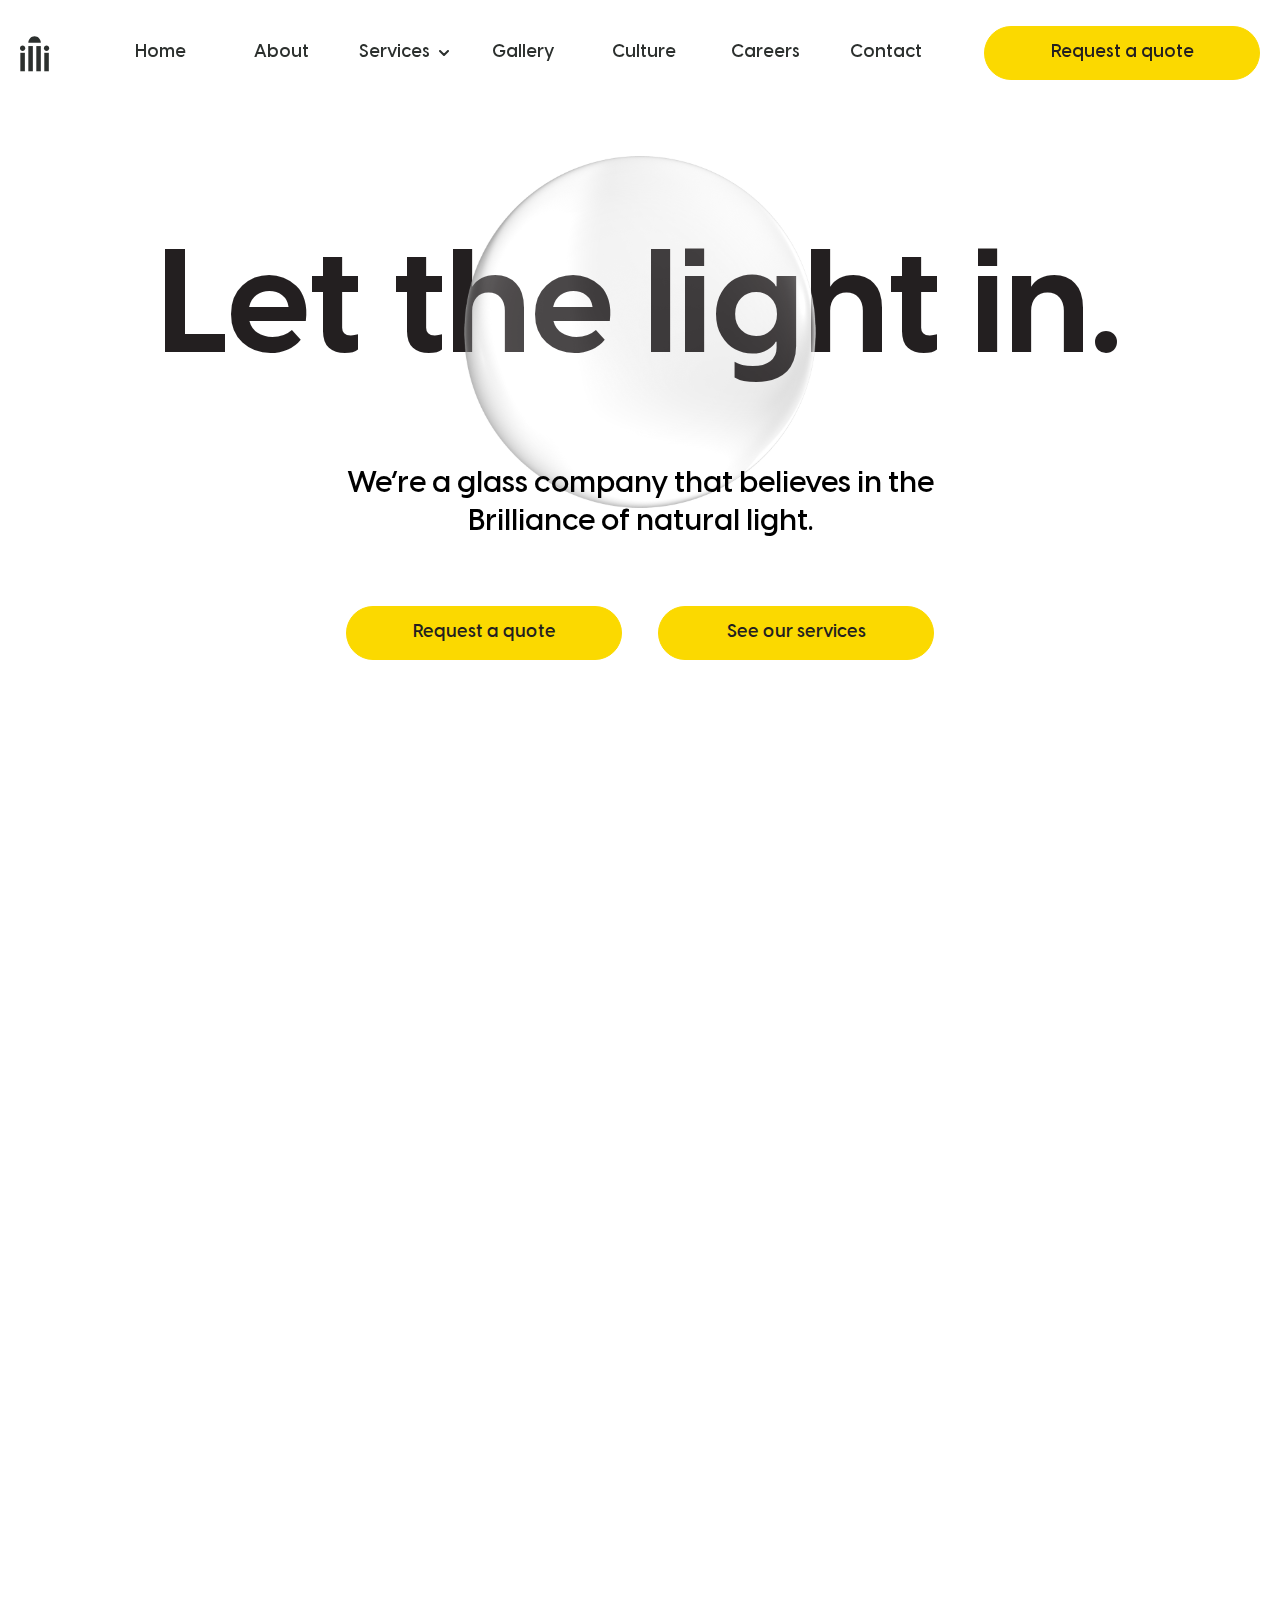
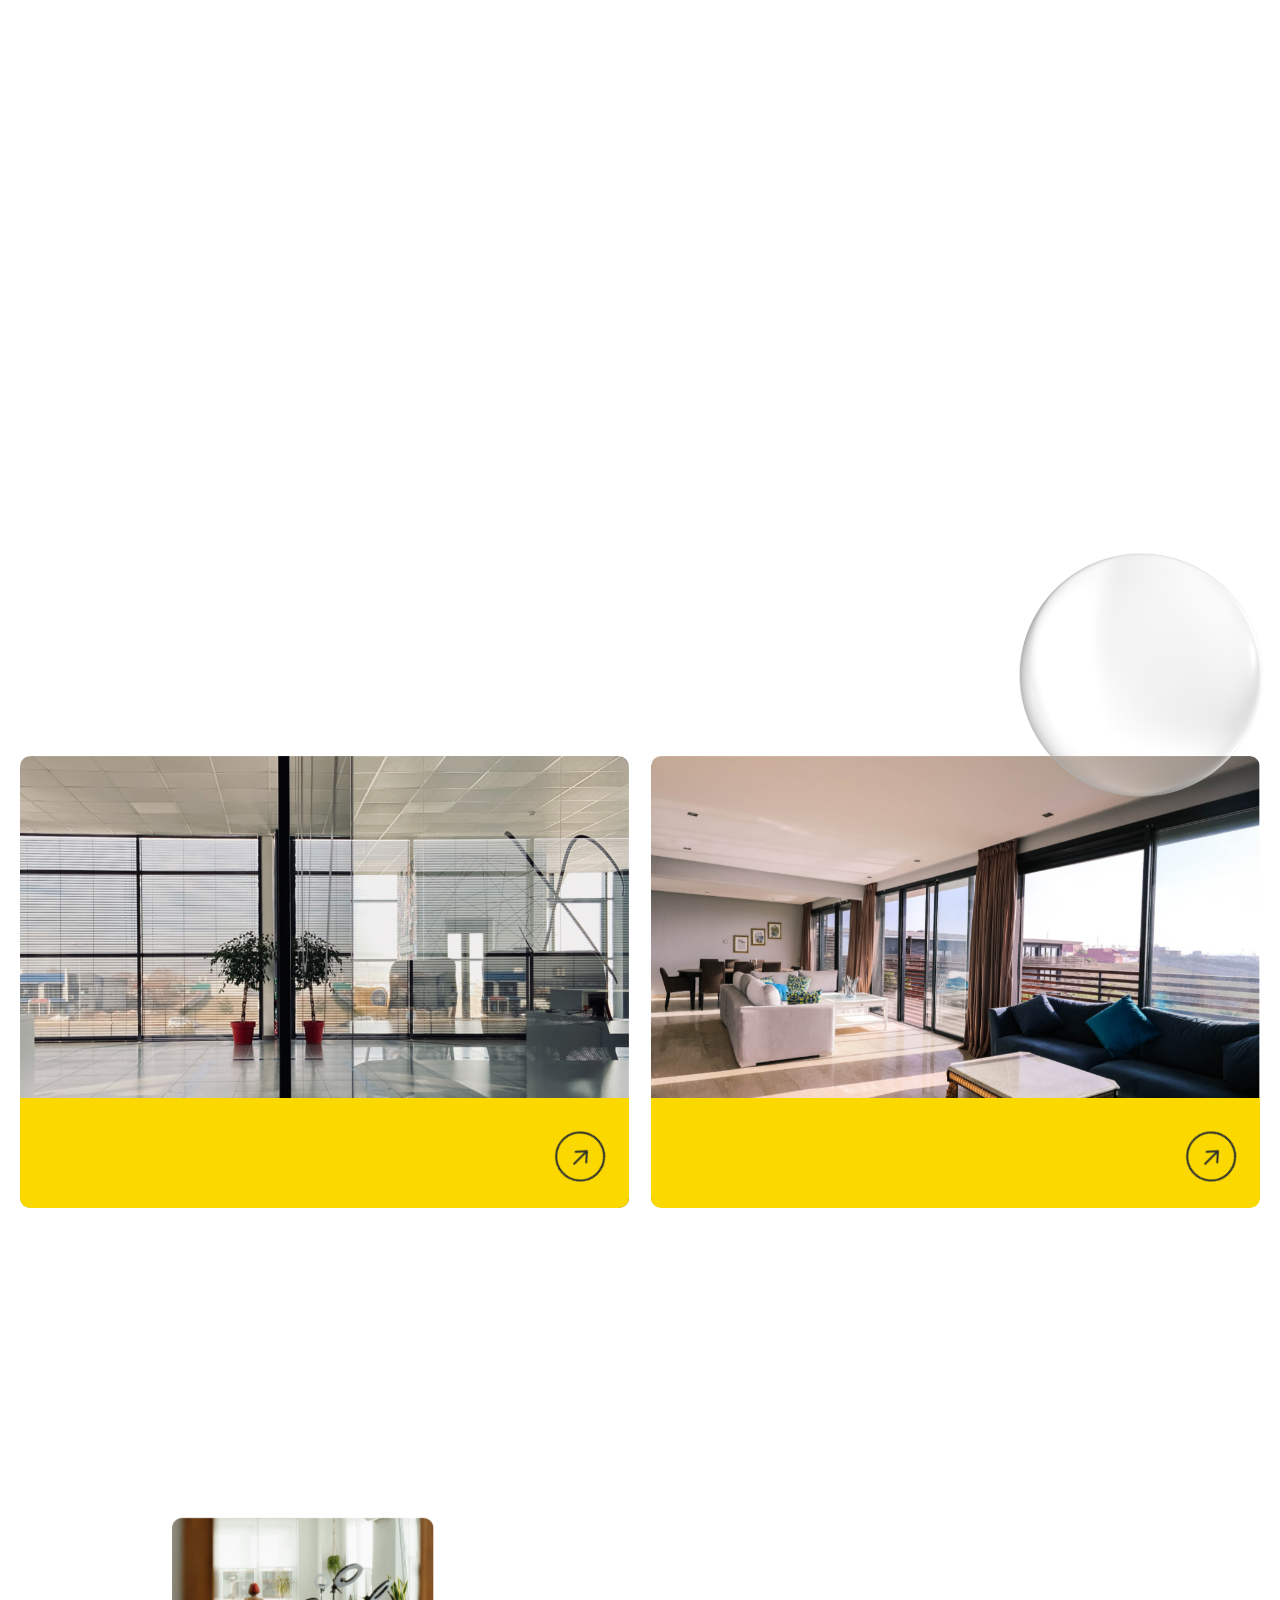
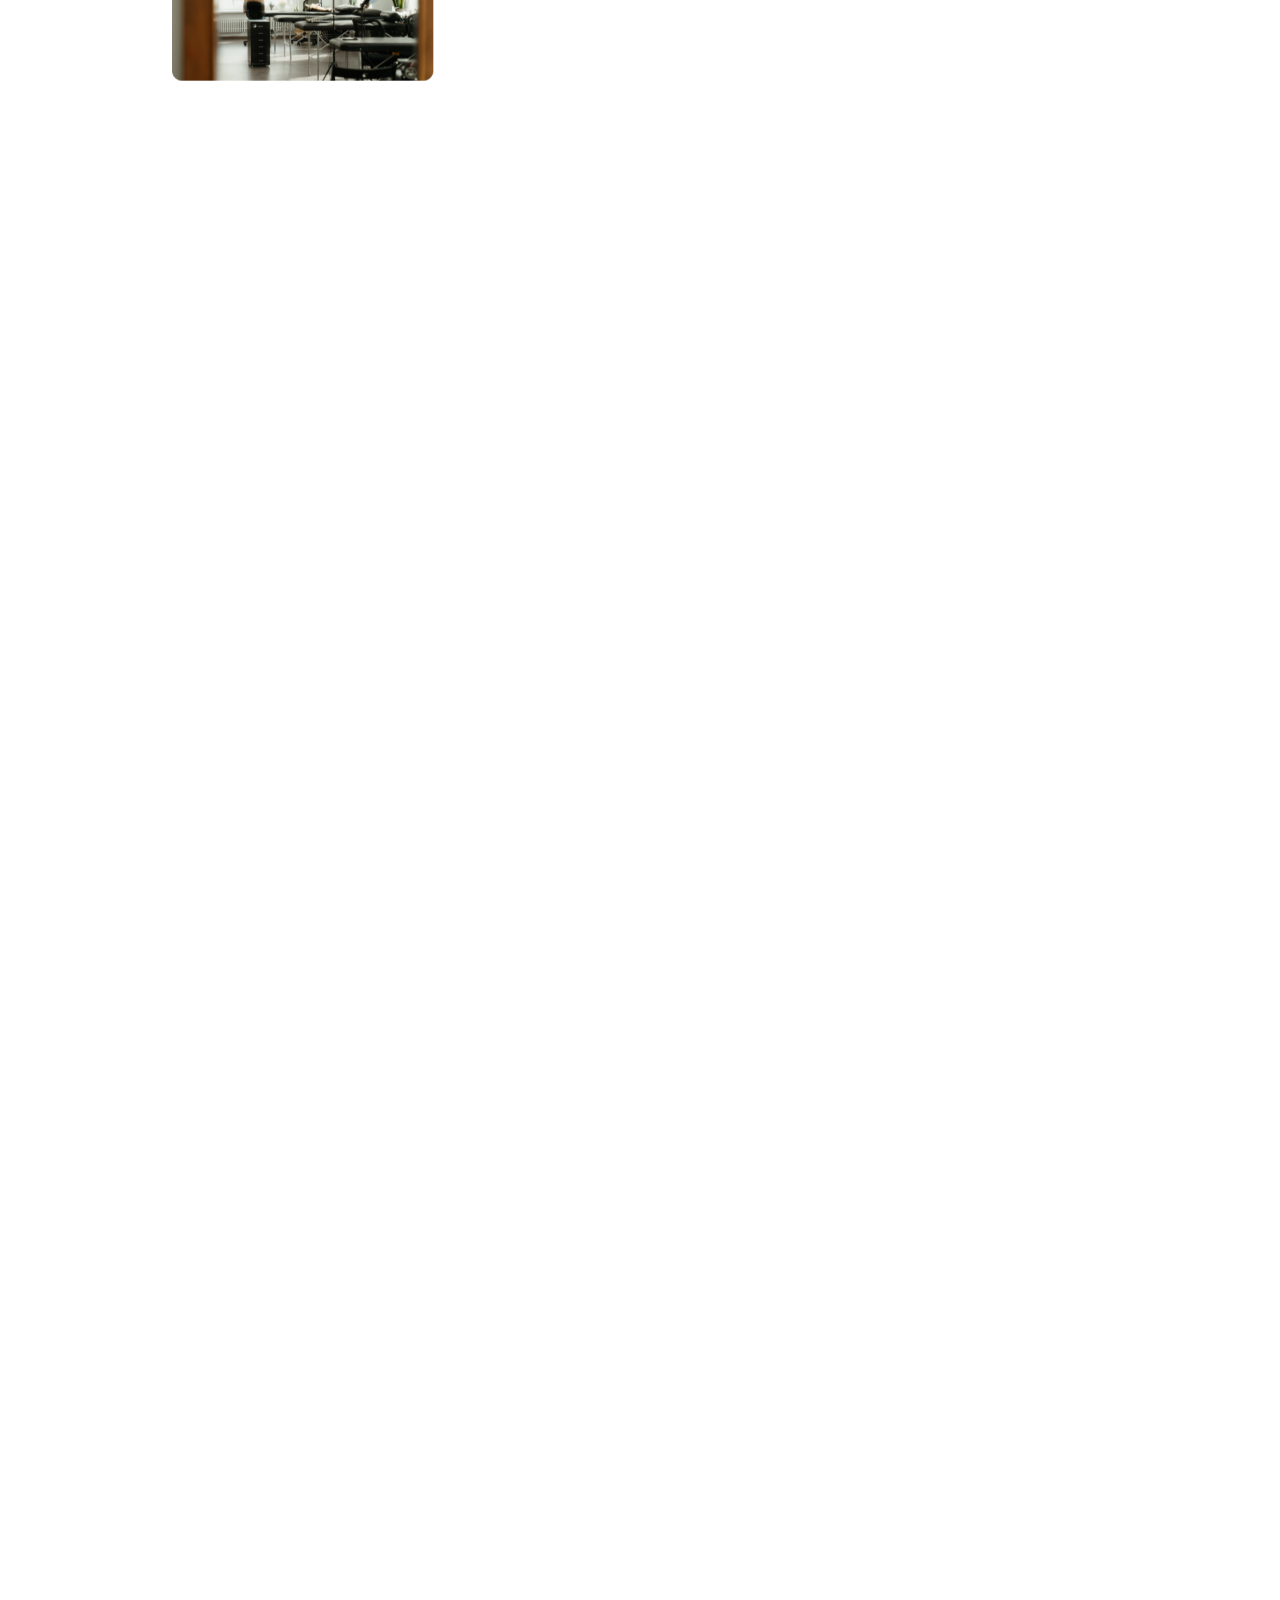
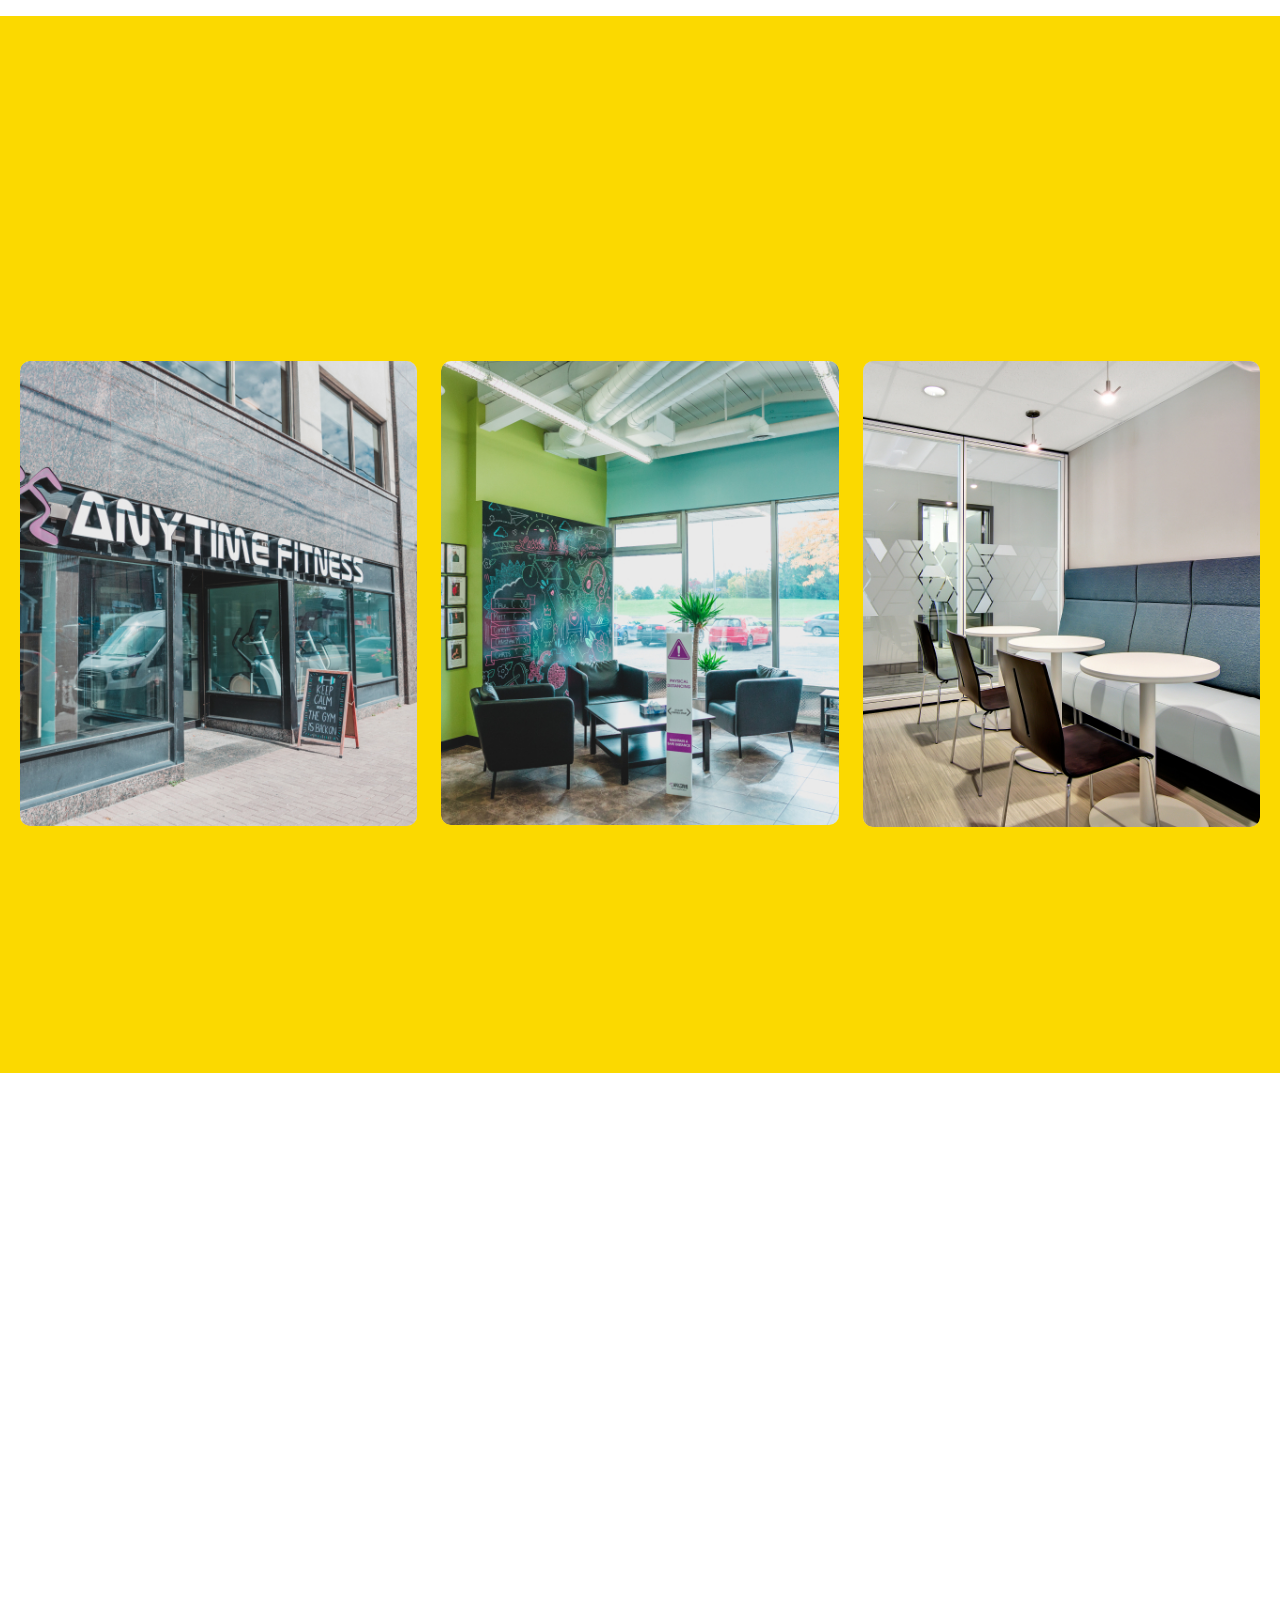
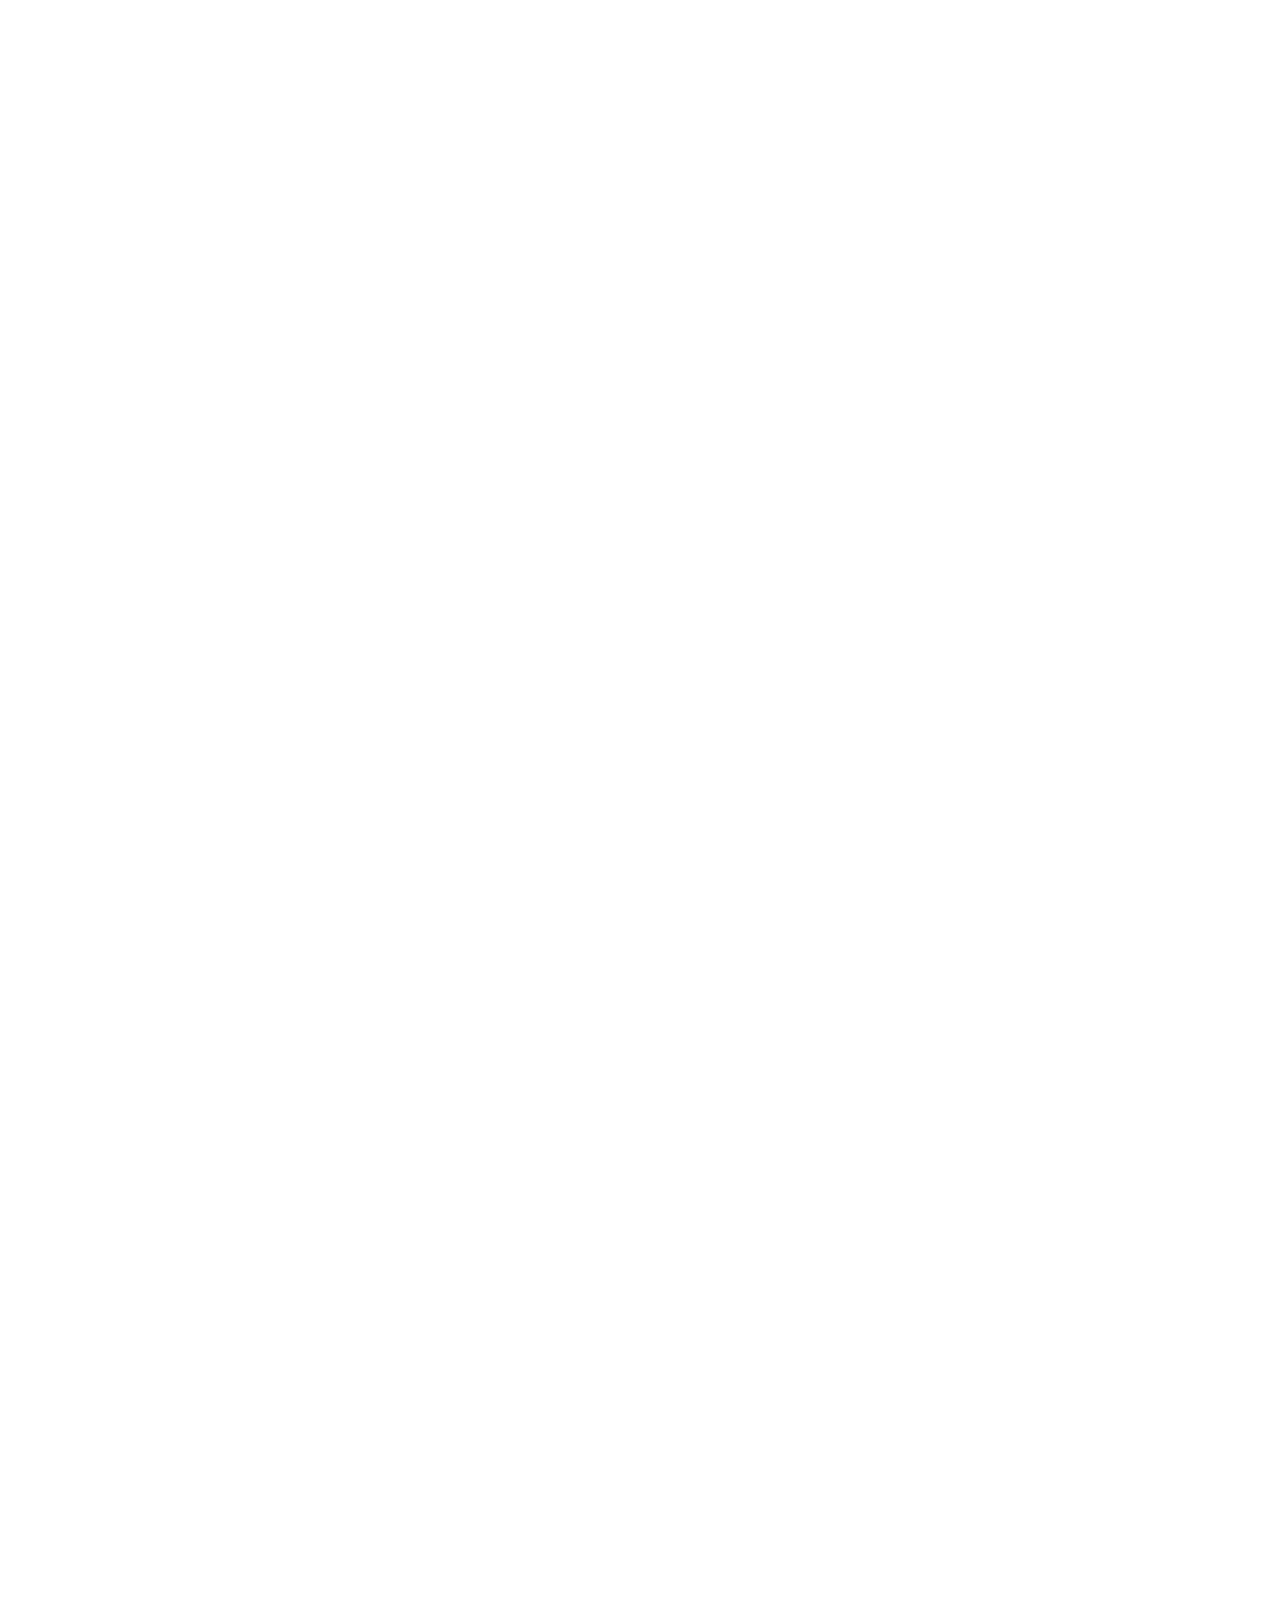
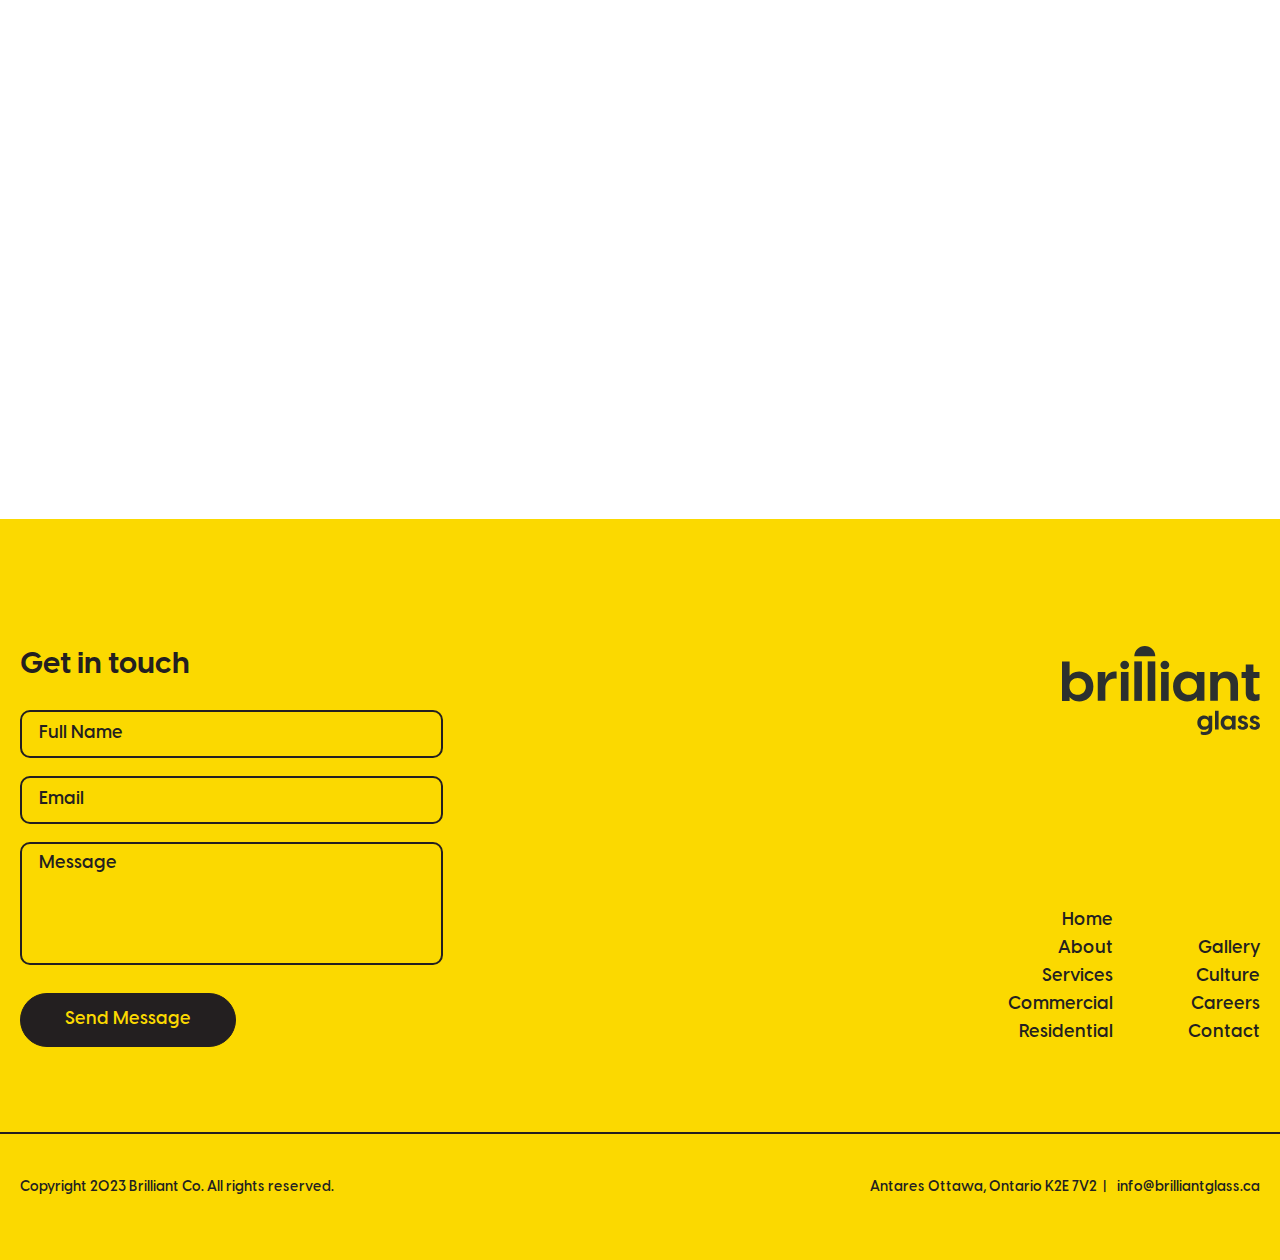
<file: index.html>
<!DOCTYPE html>
<html lang="en">

<head>
    <meta charset="utf-8">
    <meta name="viewport" content="width=device-width, minimum-scale=1.0, maximum-scale=1.0, initial-scale=1.0, user-scalable=no">
    <meta name="format-detection" content="telephone=no">
    <title> Brilliant Co | Home</title>

    <link rel="icon" type="image/x-icon" href="favicon/Favicon.svg">
    <link type="text/css" rel="stylesheet" href="css/slick-theme.min.css">
    <link type="text/css" rel="stylesheet" href="css/slick.min.css">
    <link type="text/css" rel="stylesheet" href="css/swiper-bundle.min.css">
    <link type="text/css" rel="stylesheet" href="css/style.css">
</head>

<body>
    <main class="main-wrap">
        <!-- Beginning header section -->
        <header class="main-header-section">
            <div class="common-wrap clear">
                <div class="header-inner flex-box flex-vertical-align">
                    <div class="logo-wrap">
                        <a href="index.html" class="logo">
                            <img src="svgs/logo.svg" alt="" class="logo-black">
                            <img src="svgs/logo-white.svg" alt="" class="logo-white">
                        </a>
                    </div>
                    <div class="nav-wrap">
                        <div class="nav-inner flex flex-vertical-align">
                            <nav class="main-nav">
                                <ul>
                                    <li><a href="index.html">Home</a></li>
                                    <li><a href="about.html">About</a></li>
                                    <li>
                                        <a href="services-main.html">Services</a>
                                        <span class="nav-arrow"></span>
                                        <div class="suvnav">
                                            <ul>
                                                <li><a href="commercial-services.html">Commercial</a></li>
                                                <li><a href="residential-services.html">Residential</a></li>
                                            </ul>
                                        </div>
                                    </li>
                                    <li><a href="gallery.html">Gallery</a></li>
                                    <li><a href="culture.html">Culture</a></li>
                                    <li><a href="careers.html">Careers</a></li>
                                    <li><a href="contact.html">Contact</a></li>
                                </ul>
                            </nav>
                            <div class="header-btn">
                                <a href="https://docs.google.com/forms/d/e/1FAIpQLSd40sAzUj8a_yyrw50zxd5Hf6qUYn1TB32S7llr58v3ISFeOQ/viewform" target="_blank" class="btn bg-yellow"><span>Request a quote</span> <img src="svgs/long-arrow-right.svg" alt=""></a>
                            </div>
                        </div>
                        <div class="hamburger-trigger mobi tab">
                            <div></div>
                        </div>
                    </div>
                </div>
            </div>
        </header>
        <!-- //End header section -->

        <!-- Beginning main content section 
            ==================================== -->
        <section class="main-content-wrap ">
            <div class="hero-wrap flex flex-vertical-align">
                <div class="common-wrap">
                    <div class="hero-inner flex flex-horizontal-align">
                        <div class="hero-heading">
                            <h1 class="split-heading">Let the light in.</h1>
                            <figure>
                                <img src="svgs/Glass-Ball.svg" alt="">
                            </figure>
                        </div>
                        <p class="fadeIn-from-bottom">We’re a glass company that believes in the Brilliance of natural light.</p>
                        <div class="hero-btn-group flex flex-horizontal-align">
                            <a href="https://docs.google.com/forms/d/e/1FAIpQLSd40sAzUj8a_yyrw50zxd5Hf6qUYn1TB32S7llr58v3ISFeOQ/viewform" class="btn bg-black fadeIn-from-bottom" target="_blank"><span>Request a quote</span> <img src="svgs/long-arrow-right.svg" alt=""> </a>
                            <a href="services-main.html" class="btn bg-black fadeIn-from-bottom"><span>See our services</span> <img src="svgs/long-arrow-right.svg" alt=""> </a>
                        </div>
                    </div>
                </div>
            </div>
            <div class="left-right-wrap">
                <div class="common-wrap clear">
                    <div class="left-right-inner flex-box flex-vertical-align">
                        <div class="left-thumb fadeIn-from-bottom">
                            <figure>
                                <img src="img/people-first-photo.jpg" alt="">
                            </figure>
                            <div class="left-glass-shape glass-drift-animation">
                                <img src="svgs/Glass-Ball-small.svg" alt="">
                            </div>
                        </div>
                        <div class="right-content-wrap">
                            <h2 class="split-heading">The people-first glass company.</h2>
                            <p class="fadeIn-from-bottom">A people-first glass company, Brilliant Glass Co. is based in Ottawa and the surrounding area. We’re proud to serve both commercial and residential clients looking for a Brilliant experience when purchasing glass.</p>
                            <div class="right-content-btn fadeIn-from-bottom">
                                <a href="about.html" class="btn bg-yellow"><span>About us</span> <img src="svgs/long-arrow-right.svg" alt=""></a>
                            </div>
                        </div>
                    </div>
                </div>
            </div>
            <div class="service-block-wrap">
                <div class="common-wrap clear">
                    <div class="service-block-title flex flex-horizontal-align">
                        <h3 class="split-heading justify-center">We combine industry-topping expertise with a commitment to staying local.</h3>
                        <p class="fadeIn-from-bottom">Using Ottawa or Canada-made materials, we offer end-to-end residential and commercial services, taking care of everything from removals to installations.</p>
                    </div>
                    <div class="service-block-item-extra">
                        <div class="left-glass-shape service-right-glass-shape glass-drift-animation">
                            <img src="svgs/Glass-Ball-small.svg" alt="">
                        </div>
                        <div class="service-block-item-wrap flex-box">
                            <a href="commercial-services.html" class="service-block-item">
                                <figure>
                                    <img src="img/Mask-group.jpg" alt="">
                                </figure>
                                <div class="service-block-item-content">
                                    <h4 class="split-heading">Commercial Services</h4>
                                    <ul>
                                        <li>Curtain Wall</li>
                                        <li>Storefronts &amp; Entrance Systems</li>
                                        <li>Glazing (Interior &amp; Exterior)</li>
                                        <li>Architectural Films, Tints &amp; Coatings</li>
                                    </ul>
                                    <span><img src="svgs/circle-arrow-right.svg" alt=""></span>
                                </div>
                            </a>
                            <a href="residential-services.html" class="service-block-item">
                                <figure>
                                    <img src="img/Residential-services.jpg" alt="">
                                </figure>
                                <div class="service-block-item-content">
                                    <h4 class="split-heading">Residential Services</h4>
                                    <ul>
                                        <li>Curtain Wall</li>
                                        <li>Storefronts &amp; Entrance Systems</li>
                                        <li>Glazing (Interior &amp; Exterior)</li>
                                        <li>Architectural Films, Tints &amp; Coatings</li>
                                    </ul>
                                    <span><img src="svgs/circle-arrow-right.svg" alt=""></span>
                                </div>
                            </a>
                        </div>
                    </div>
                </div>
            </div>
            <div class="brilliance-means-wrap">
                <div class="common-wrap clear">
                    <div class="brilliance-means-inner">
                        <div class="brilliance-means-title">
                            <figure>
                                <img src="img/collage-image-1.jpg" alt="">
                            </figure>
                            <h3 class="fadeIn-from-bottom">To us, Brilliance means engineering excellence, creating a breathtaking product — and breathtaking experience — for every client.</h3>
                            <p class="fadeIn-from-bottom">Brilliance means that we deeply appreciate the innate power of light, not just in its beauty, but in its ability to positively transform our wellbeing. Where light is tranquil, peaceful and pure, glass is luxurious, sleek and refined. When the two are brought together with seamless expertise, they bring life to every corner of a space.</p>
                        </div>
                        <div class="brilliance-means-thumb-wrap flex-box">
                            <div class="brilliance-means-thumb fadeIn-from-bottom">
                                <figure>
                                    <img src="img/collage-image-2.jpg" alt="">
                                </figure>
                            </div>
                            <div class="brilliance-means-thumb fadeIn-from-bottom">
                                <figure>
                                    <img src="img/collage-image-3.jpg" alt="">
                                </figure>
                            </div>
                        </div>
                    </div>
                </div>
            </div>
            <div class="request-quote-wrap">
                <div class="request-quote-inner flex flex-horizontal-align">
                    <h3 class="split-heading justify-center">That’s why we strive for Brilliance in every one of our designs.</h3>
                    <div class="request-quote-btn flex flex-horizontal-align fadeIn-from-bottom">
                        <a href="https://docs.google.com/forms/d/e/1FAIpQLSd40sAzUj8a_yyrw50zxd5Hf6qUYn1TB32S7llr58v3ISFeOQ/viewform" class="btn bg-yellow" target="_blank"><span>Request a quote</span> <img src="svgs/long-arrow-right.svg" alt=""></a>
                    </div>
                </div>
            </div>
            <div class="our-wrok-wrap">
                <div class="common-wrap clear">
                    <div class="our-wrok-inner flex">
                        <div class="our-wrok-title-wrap flex">
                            <div class="our-wrok-title">
                                <h2 class="split-heading">Our Work</h2>
                            </div>
                            <div class="our-wrok-btn desk fadeIn-from-bottom">
                                <a href="gallery.html" class="btn bg-black"><span>See Gallery</span><img src="svgs/long-arrow-right.svg" alt=""></a>
                            </div>
                        </div>
                        <div class="drag-cursor">
                            <span>Drag</span>
                        </div>
                        <div class="our-wrok-item-wrap swiper mySwiper flex">
                            <div class="swiper-wrapper">
                                <div class="our-wrok-item swiper-slide">
                                    <figure>
                                        <img src="img/work-1.jpg" alt="our-wrok-item">
                                    </figure>
                                </div>
                                <div class="our-wrok-item swiper-slide">
                                    <figure>
                                        <img src="img/work-2.jpg" alt="our-wrok-item">
                                    </figure>
                                </div>
                                <div class="our-wrok-item swiper-slide">
                                    <figure>
                                        <img src="img/work-3.jpg" alt="our-wrok-item">
                                    </figure>
                                </div>
                                <div class="our-wrok-item swiper-slide">
                                    <figure>
                                        <img src="img/work-1.jpg" alt="our-wrok-item">
                                    </figure>
                                </div>
                                <div class="our-wrok-item swiper-slide">
                                    <figure>
                                        <img src="img/work-1.jpg" alt="our-wrok-item">
                                    </figure>
                                </div>
                                <div class="our-wrok-item swiper-slide">
                                    <figure>
                                        <img src="img/work-2.jpg" alt="our-wrok-item">
                                    </figure>
                                </div>
                                <div class="our-wrok-item swiper-slide">
                                    <figure>
                                        <img src="img/work-3.jpg" alt="our-wrok-item">
                                    </figure>
                                </div>
                                <div class="our-wrok-item swiper-slide">
                                    <figure>
                                        <img src="img/work-1.jpg" alt="our-wrok-item">
                                    </figure>
                                </div>
                                <div class="our-wrok-item swiper-slide">
                                    <figure>
                                        <img src="img/work-1.jpg" alt="our-wrok-item">
                                    </figure>
                                </div>
                                <div class="our-wrok-item swiper-slide">
                                    <figure>
                                        <img src="img/work-2.jpg" alt="our-wrok-item">
                                    </figure>
                                </div>
                                <div class="our-wrok-item swiper-slide">
                                    <figure>
                                        <img src="img/work-3.jpg" alt="our-wrok-item">
                                    </figure>
                                </div>
                                <div class="our-wrok-item swiper-slide">
                                    <figure>
                                        <img src="img/work-1.jpg" alt="our-wrok-item">
                                    </figure>
                                </div>
                            </div>
                            <div class="slider-arrows flex mobi">
                                <div class="slider-arrow slider-arrow-left swiper-button-prev">
                                    <img src="svgs/slider-arrow.svg" alt="slider-arrow">
                                </div>
                                <div class="slider-arrow slider-arrow-right swiper-button-next">
                                    <img src="svgs/slider-arrow.svg" alt="slider-arrow">
                                </div>
                            </div>
                        </div>
                        <div class="our-wrok-btn mobi">
                            <a href="gallery.html" class="btn bg-black"><span>See Gallery</span><img src="svgs/long-arrow-right.svg" alt=""></a>
                        </div>
                    </div>
                </div>
            </div>
            <div class="our-clients-wrap">
                <div class="common-wrap clear">
                    <div class="our-clients-inner flex">
                        <div class="our-clients-title">
                            <h2 class="split-heading">Our Clients</h2>
                        </div>
                        <div class="our-clients-item-wrap flex fadeIn-from-bottom">
                            <div class="our-clients-item">
                                <img src="svgs/apollo-logo.svg" alt="apollo-logo">
                            </div>
                            <div class="our-clients-item">
                                <img src="svgs/ottawa.svg" alt="ottawa">
                            </div>
                            <div class="our-clients-item">
                                <img src="svgs/killam.svg" alt="killam">
                            </div>
                            <!-- <div class="our-clients-item">
                                <img src="svgs/Timbercreek.svg" alt="Timbercreek">
                            </div> -->
                        </div>
                    </div>
                </div>
            </div>
            <div class="testimonial-wrap">
                <div class="common-wrap clear">
                    <div class="testimonial-inner flex">
                        <div class="testimonial-item-wrap">
                            <div class="testimonial-item">
                                <div class="testimonial-item-inner flex">
                                    <div class="testimonial-item-thumb fadeIn-from-bottom">
                                        <figure>
                                            <img src="img/testimonial-item-thumb.jpg" alt="testimonial-item-thumb">
                                        </figure>
                                    </div>
                                    <div class="testimonial-item-content-wrap flex">
                                        <div class="testimonial-item-content">
                                            <h3 class="fadeIn-from-bottom">Chris and Jeremy were both very hands on in this project and very available to provide insight and knowledge on how we could improve things. The experience with Brilliant Glass has been very hands-on and it's great that they have a local presence and their manufacturing is in Ottawa.</h3>
                                        </div>
                                        <div class="testimonial-author-wrap flex fadeIn-from-bottom">
                                            <div class="testimonial-author">
                                                <h5>Appollo Property Management</h5>
                                                <span>Property Manager</span>
                                            </div>
                                        </div>
                                    </div>
                                </div>
                            </div>
                            <div class="testimonial-item">
                                <div class="testimonial-item-inner flex">
                                    <div class="testimonial-item-thumb fadeIn-from-bottom">
                                        <figure>
                                            <img src="img/testimonial-item-thumb-2.jpg" alt="testimonial-item-thumb">
                                        </figure>
                                    </div>
                                    <div class="testimonial-item-content-wrap flex">
                                        <div class="testimonial-item-content">
                                            <h3 class="fadeIn-from-bottom">My client is extremely happy and I'm looking forward to doing more business with Brilliant Glass, Chris and Jeremy. They did an awesome job. They were great leaders for their business and great communicators. They fulfilled their promises by delivering precisely what they had committed to do.</h3>
                                        </div>
                                        <div class="testimonial-author-wrap flex fadeIn-from-bottom">
                                            <div class="testimonial-author">
                                                <h5>Appollo Property Management</h5>
                                                <span>Property Manager</span>
                                            </div>
                                        </div>
                                    </div>
                                </div>
                            </div>
                        </div>
                        <div class="testimonial-counter-and-arrow flex">
                           <div class="slide-count-wrap testimonial-slide-count-wrap fadeIn-from-bottom">

                           </div>
                            <div class="slider-arrows flex fadeIn-from-bottom">
                                <div class="slider-arrow slider-arrow-left slick-prev">
                                    <img src="svgs/slider-arrow.svg" alt="slider-arrow">
                                </div>
                                <div class="slider-arrow slider-arrow-right slick-next">
                                    <img src="svgs/slider-arrow.svg" alt="slider-arrow">
                                </div>
                            </div>
                        </div>
                    </div>
                </div>
            </div>
            <div class="left-right-wrap">
                <div class="common-wrap clear">
                    <div class="left-right-inner flex-box flex-vertical-align">
                        <div class="left-thumb fadeIn-from-bottom">
                            <figure>
                                <img src="img/left-right-thumb-2.jpg" alt="">
                            </figure>
                            <div class="left-glass-shape glass-drift-animation">
                                <img src="svgs/Glass-Ball-small.svg" alt="">
                            </div>
                        </div>
                        <div class="right-content-wrap">
                            <h2 class="split-heading">Connect with our team</h2>
                            <p class="fadeIn-from-bottom">We believe that Brilliance comes in all shapes and forms —&nbsp;but when it’s there, it’s impossible to miss. Let’s connect and make your project Brilliant.</p>
                            <div class="right-content-btn fadeIn-from-bottom">
                                <a href="contact.html" class="btn bg-yellow"><span>Send us a message</span> <img src="svgs/long-arrow-right.svg" alt=""></a>
                            </div>
                        </div>
                    </div>
                </div>
            </div>
        </section>
        <!-- //End main content section -->

        <!-- Beginning footer section-->
        <footer class="main-footer-section">
            <div class="common-wrap clear">
                <div class="footer-inner flex">
                    <div class="footer-main flex">
                        <div class="footer-newsletter-wrap">
                            <div class="footer-logo mobi">
                                <a href="index.html"><img src="svgs/footer-logo.svg" alt="footer-logo"></a>
                            </div>
                            <h5>Get in touch</h5>
                            <form action="#">
                                <div class="input-row-wrap flex">
                                    <div class="input-row">
                                        <input type="text" placeholder="Full Name">
                                    </div>
                                    <div class="input-row">
                                        <input type="email" placeholder="Email">
                                    </div>
                                    <div class="input-row">
                                        <textarea placeholder="Message"></textarea>
                                    </div>
                                    <div class="input-row">
                                        <input type="submit" value="Send Message">
                                        <div class="btn bg-black"><span>Send Message</span> <img src="svgs/long-arrow-right.svg" alt=""></div>
                                    </div>
                                </div>
                            </form>
                        </div>
                        <div class="footer-content-wrap flex">
                            <div class="footer-logo desk">
                                <a href="index.html"><img src="svgs/footer-logo.svg" alt="footer-logo"></a>
                            </div>
                            <div class="footer-widget-wrap flex">
                                <div class="footer-widget">
                                    <ul>
                                        <li><a href="index.html">Home</a></li>
                                        <li><a href="about.html">About</a></li>
                                        <li><a href="services-main.html">Services</a></li>
                                        <li><a href="commercial-services.html">Commercial</a></li>
                                        <li><a href="residential-services.html">Residential</a></li>
                                    </ul>
                                </div>
                                <div class="footer-widget">
                                    <ul>
                                        <li><a href="gallery.html">Gallery</a></li>
                                        <li><a href="culture.html">Culture</a></li>
                                        <li><a href="careers.html">Careers</a></li>
                                        <li><a href="contact.html">Contact</a></li>
                                    </ul>
                                </div>
                            </div>
                        </div>
                    </div>
                    <div class="footer-bottom flex">
                        <div class="footer-copyright">
                            <p>Copyright 2023 Brilliant Co. All rights reserved.</p>
                        </div>
                        <div class="footer-nav">
                            <ul>
                                <!-- <li><a href="#">Privacy Policy</a></li>
                                <li><a href="#">Terms of Use</a></li>
                                <li><a href="#">Site Map</a></li> -->
                                <li><a href="#">Antares Ottawa, Ontario K2E 7V2</a></li>
                                <li><a href="mailto:info@brilliantglass.ca">info@brilliantglass.ca</a></li>
                            </ul>
                        </div>
                    </div>
                </div>
            </div>
        </footer>
        <!-- //End main footer section -->
    </main>

    <script type="text/javascript" src="js/jquery-3.5.1.min.js"></script>
    <script type="text/javascript" src="js/slick.min.js"></script>
    <script type="text/javascript" src="js/swiper-bundle.min.js"></script>
   <script type="text/javascript" src="js/headroom.js"></script>
    <script type="text/javascript" src="js/gsap.min.js"></script>
    <script type="text/javascript" src="js/ScrollTrigger.min.js"></script>
    <script type="text/javascript" src="js/ScrollToPlugin.min.js"></script>
    <script type="text/javascript" src="js/lenis.js"></script>
    <script type="text/javascript" src="js/splitting.min.js"></script>
    <script type="text/javascript" src="js/common-scripts.js" defer></script>
</body>

</html>
</file>
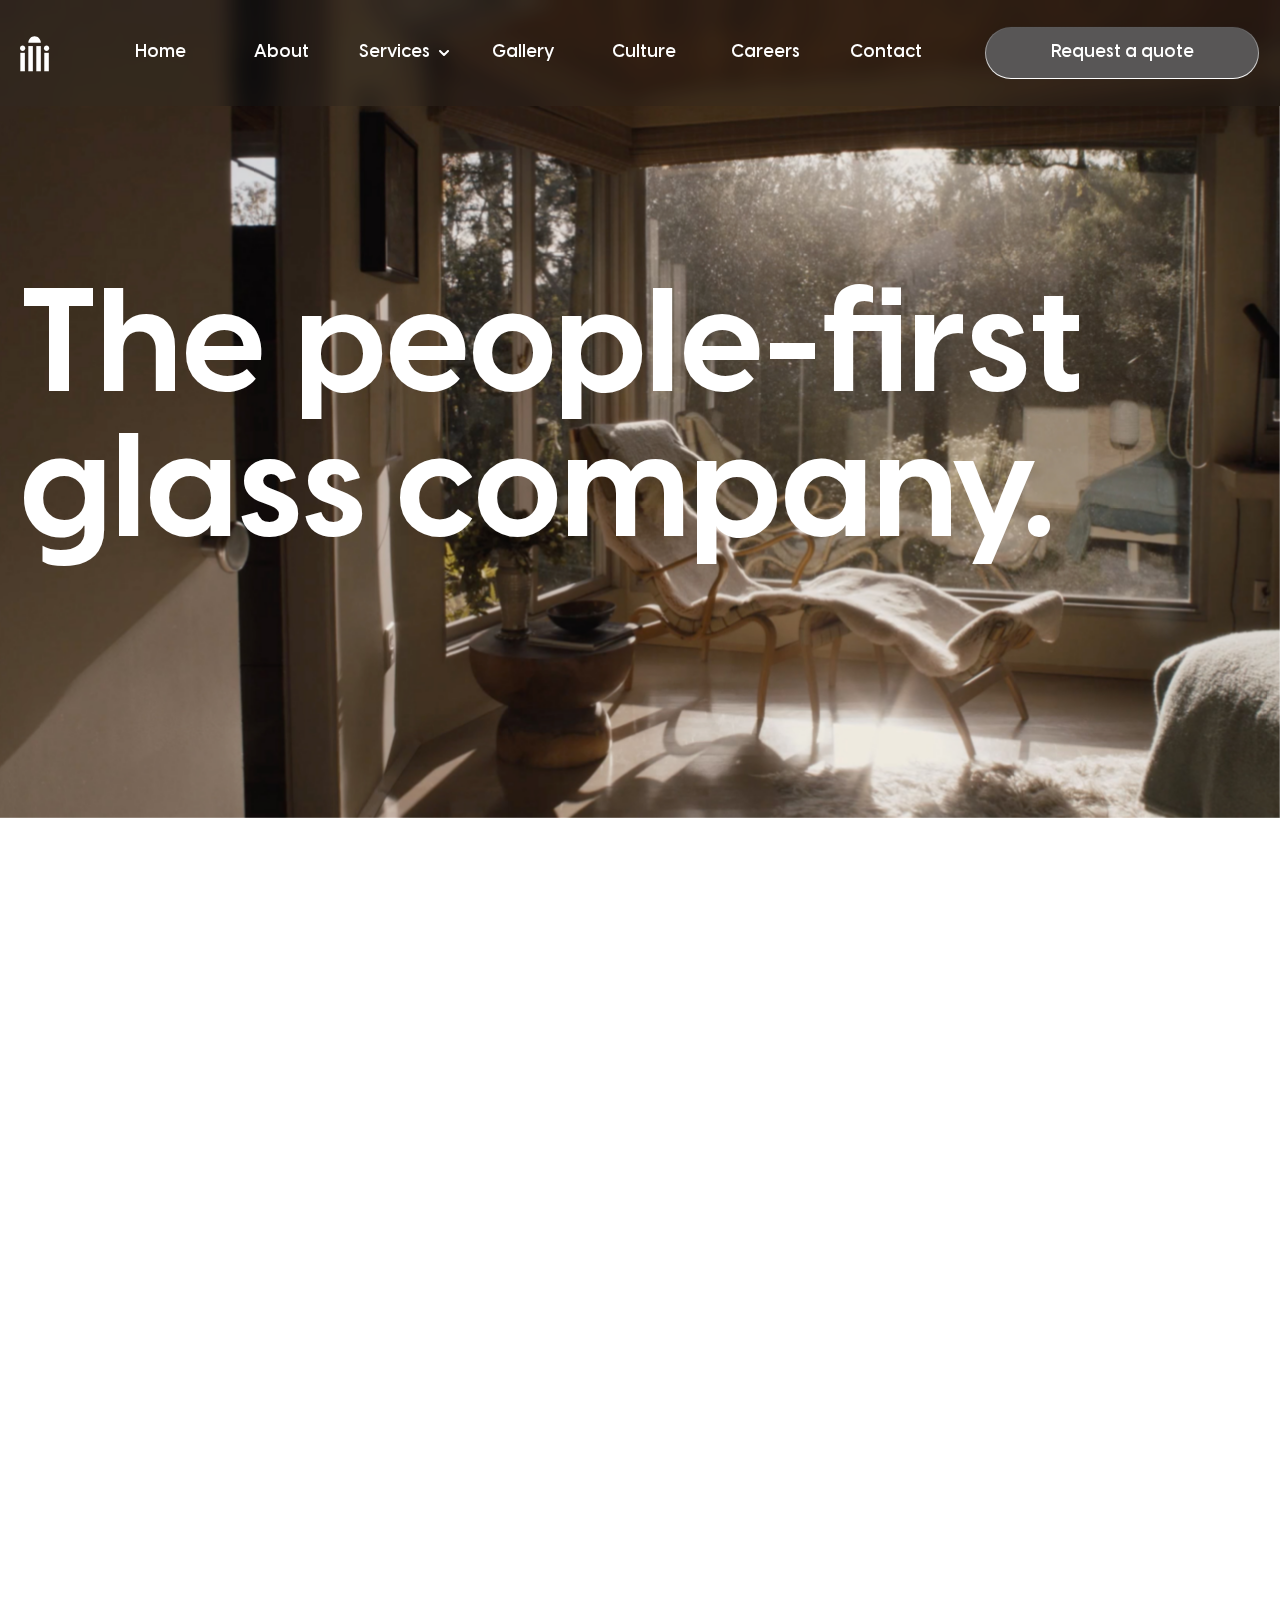
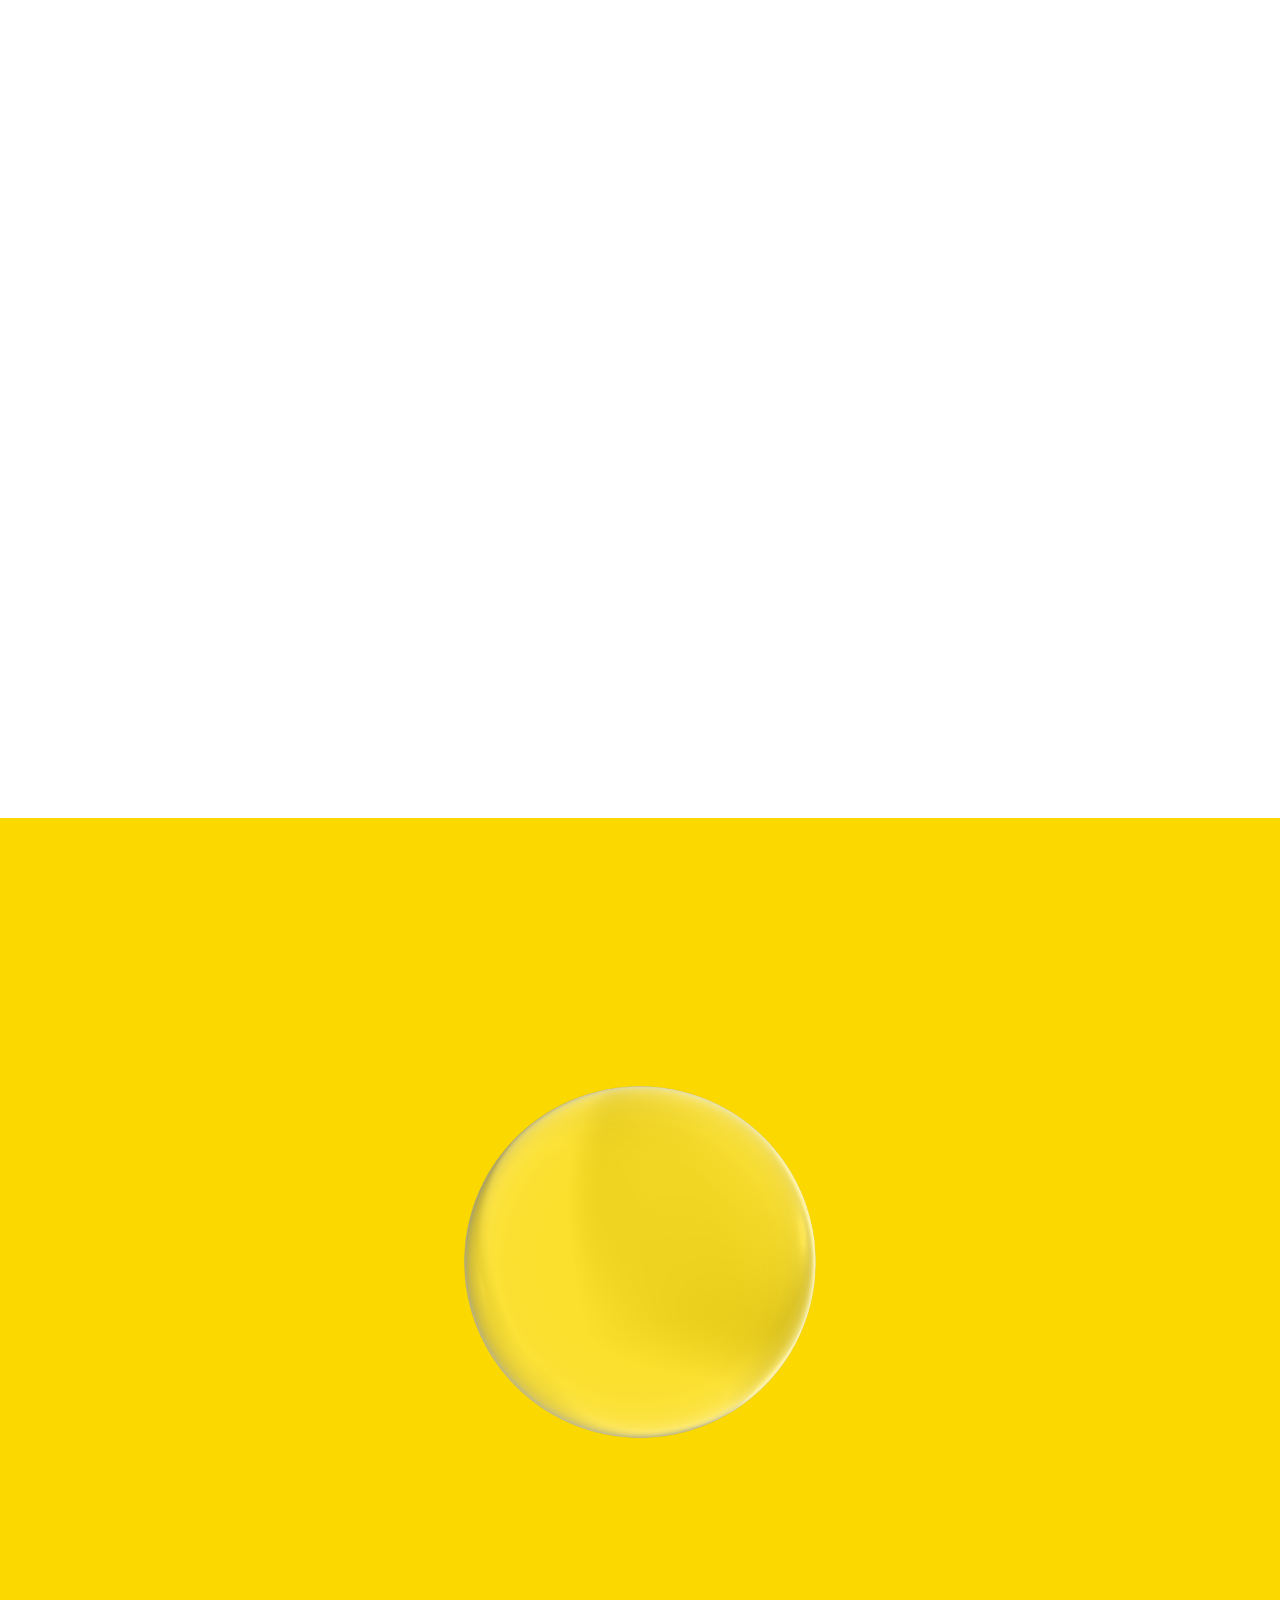
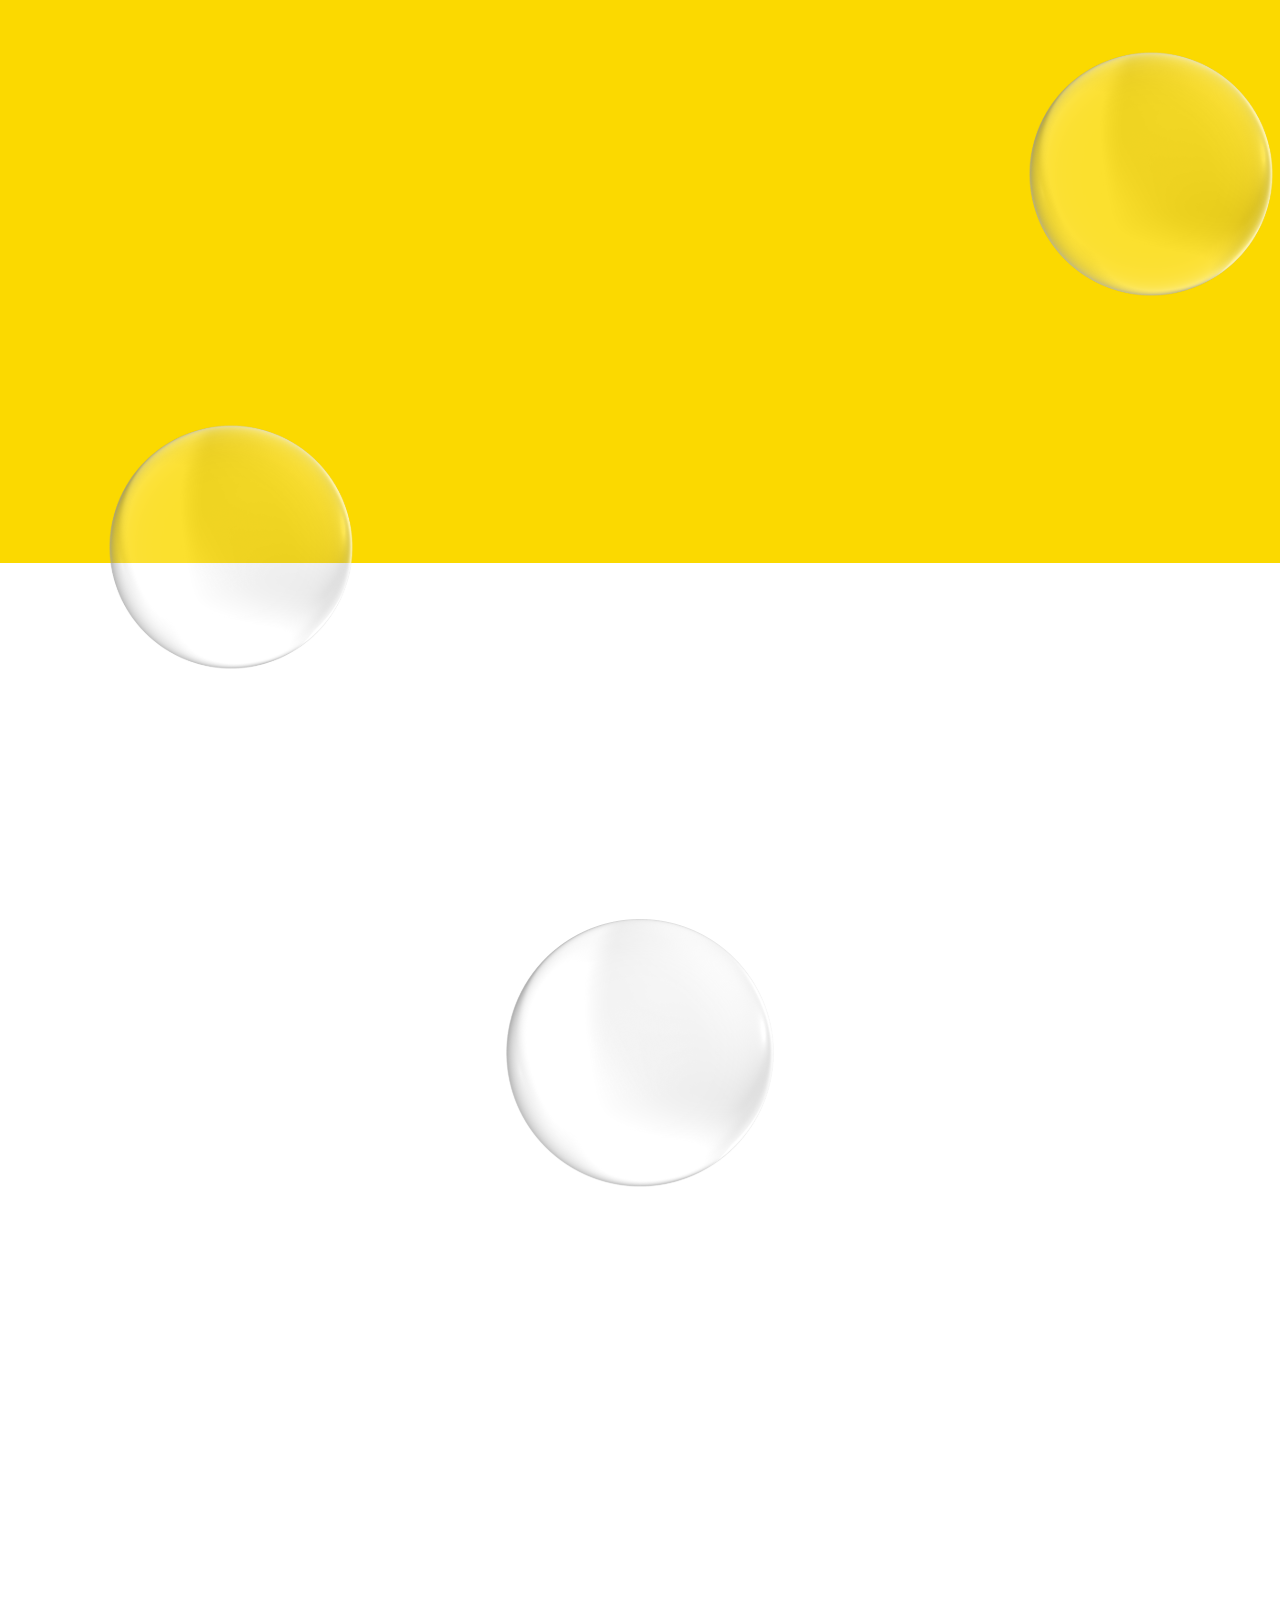
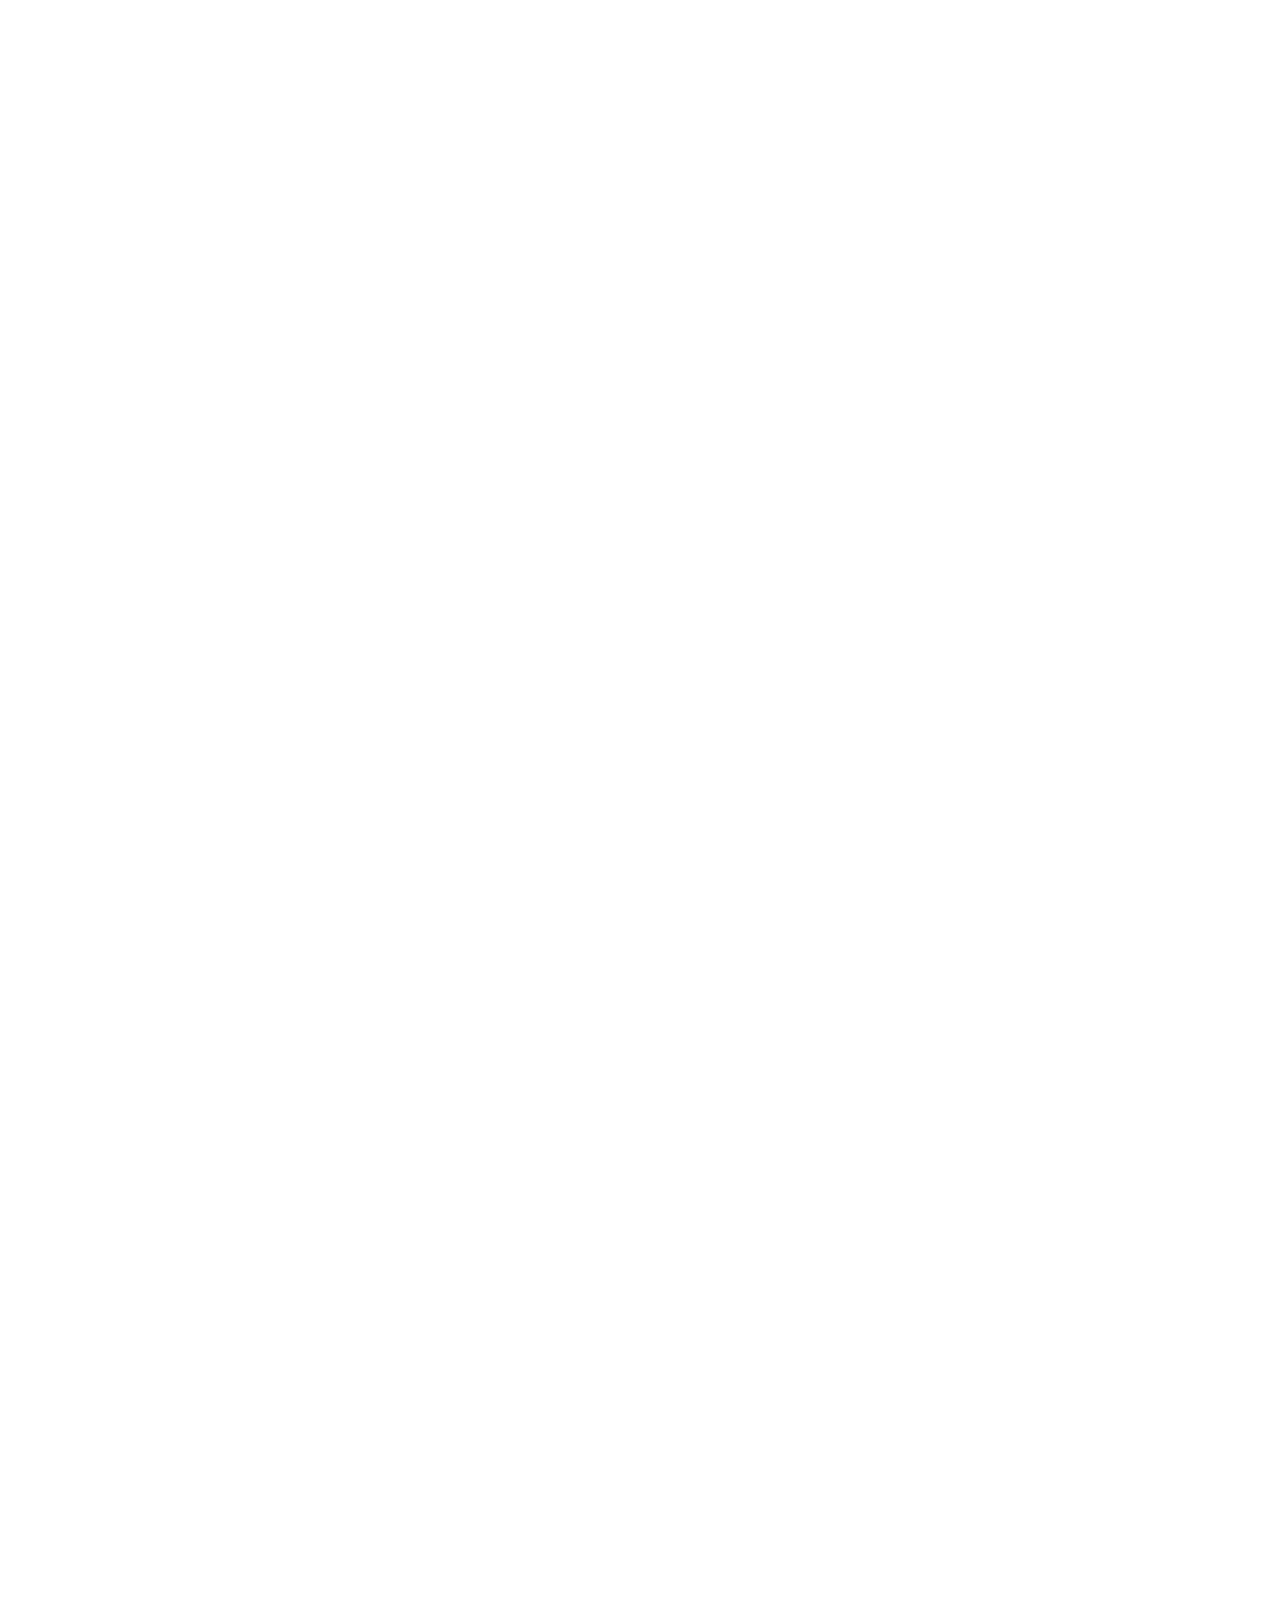
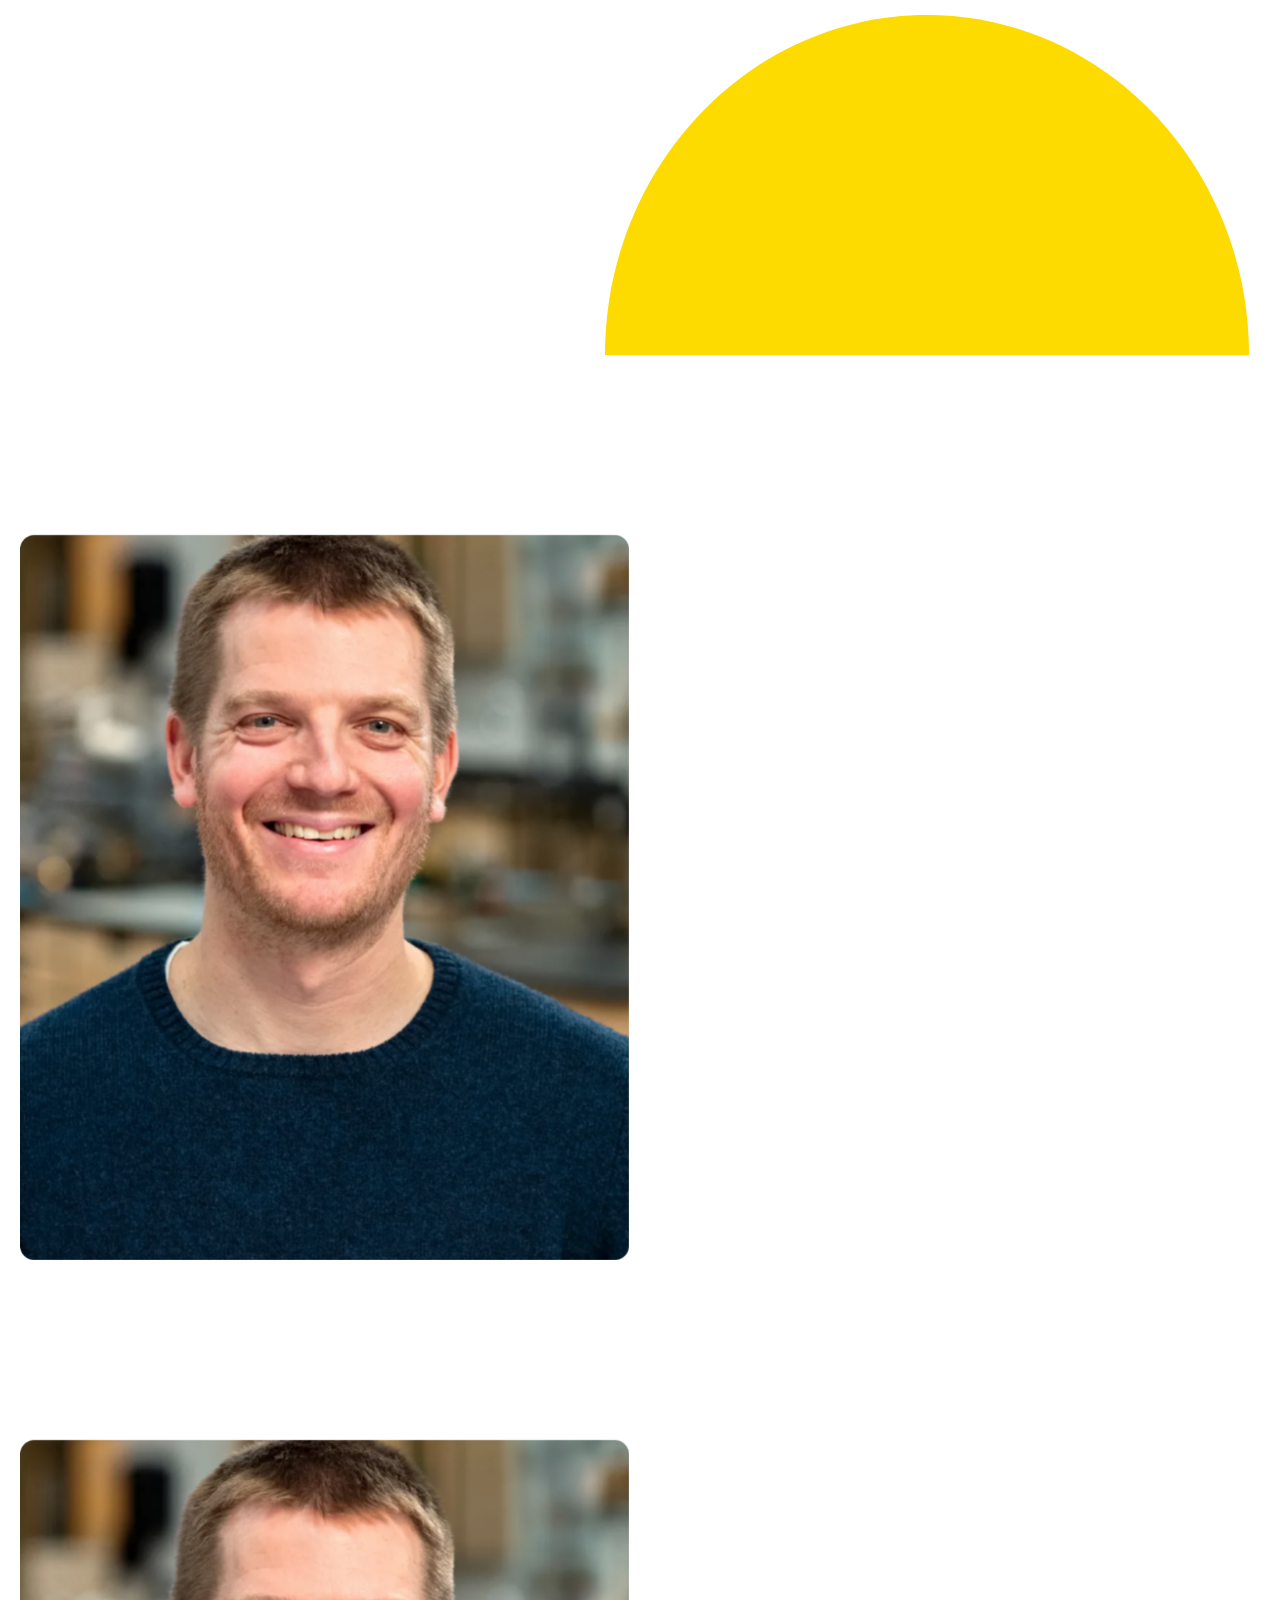
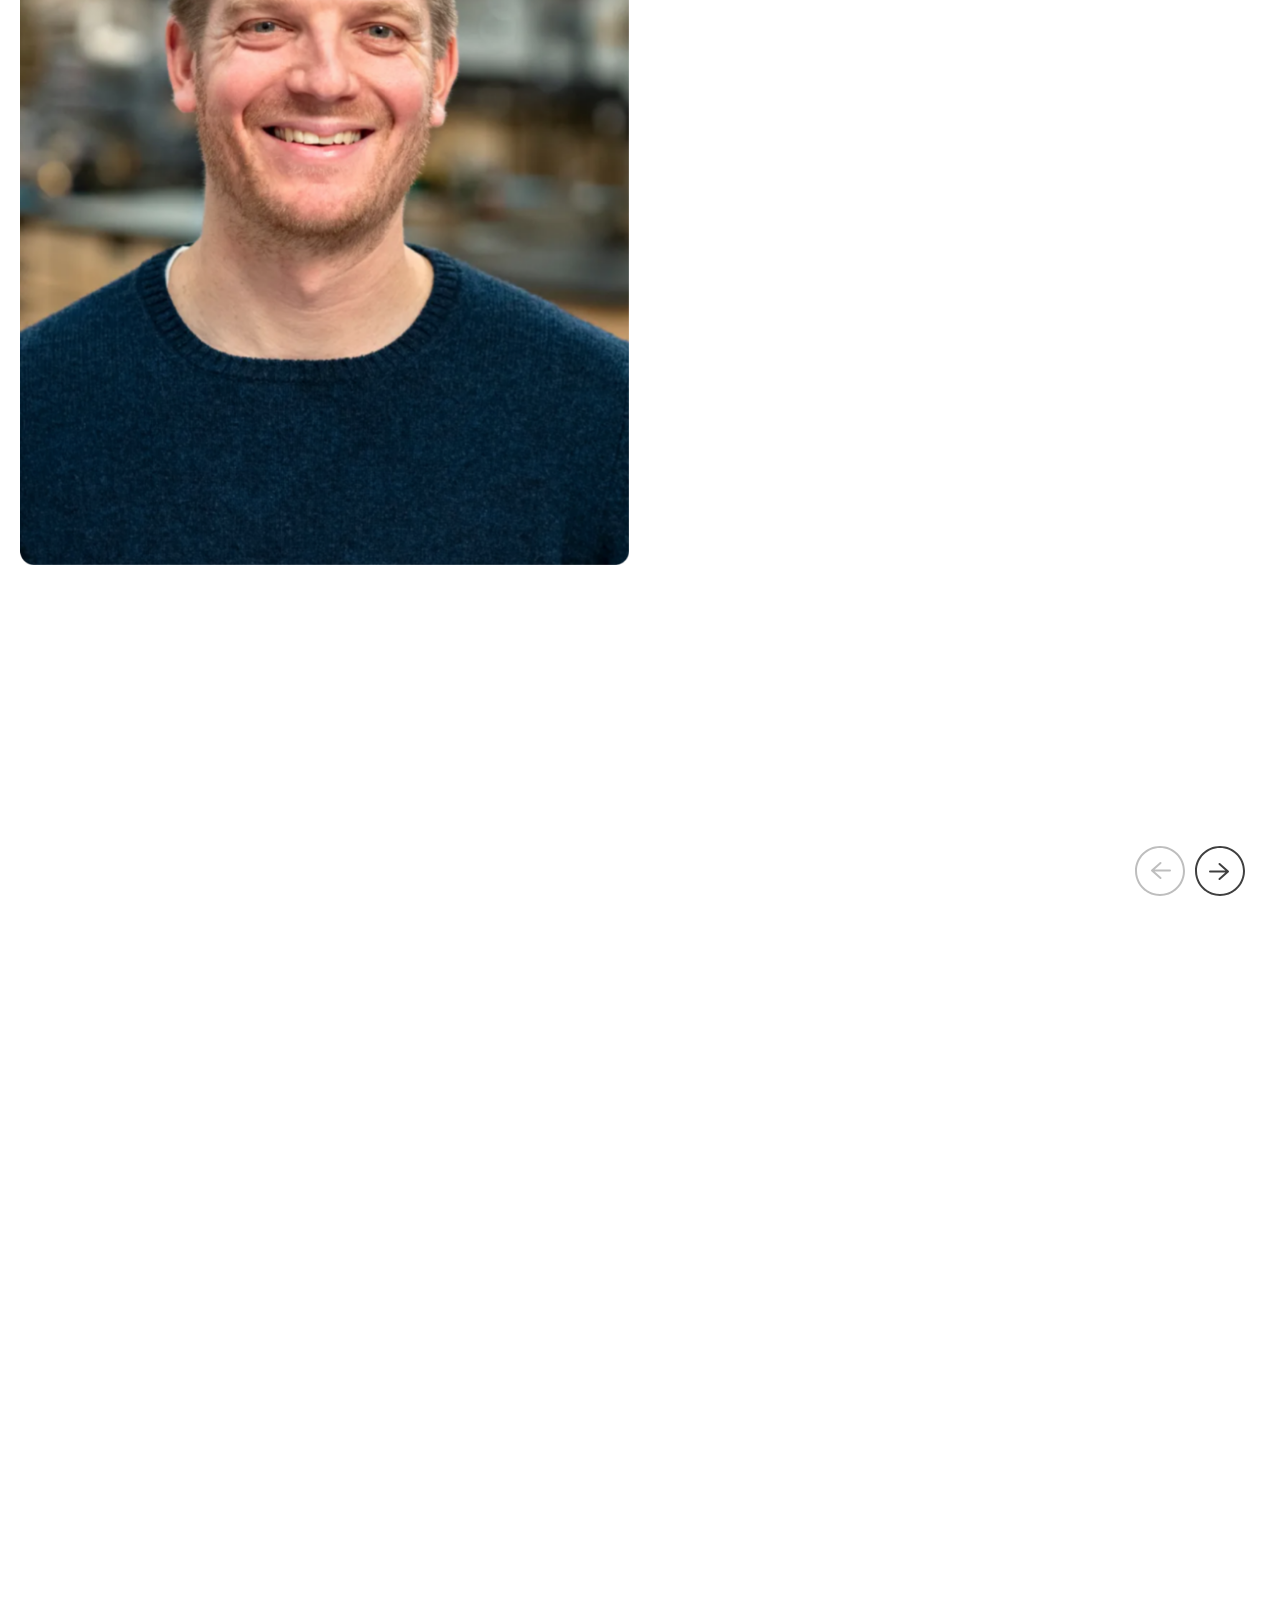
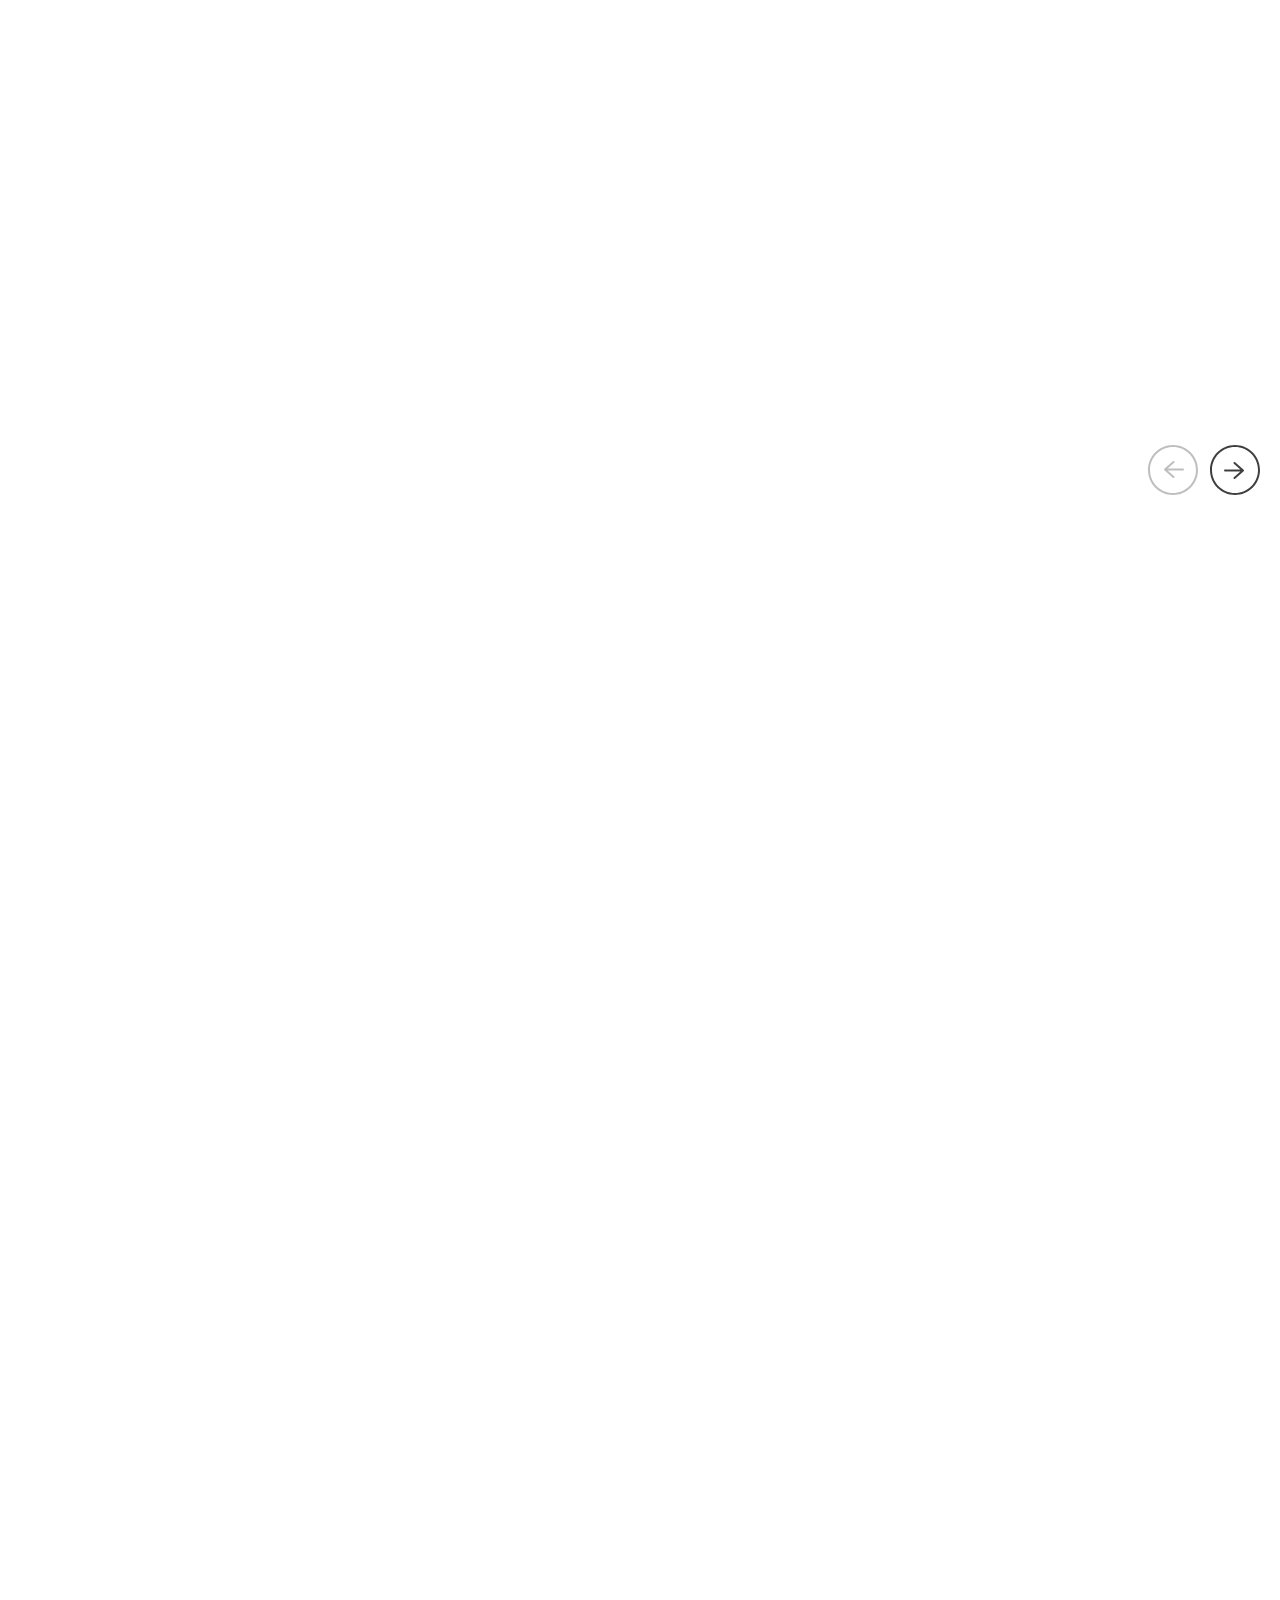
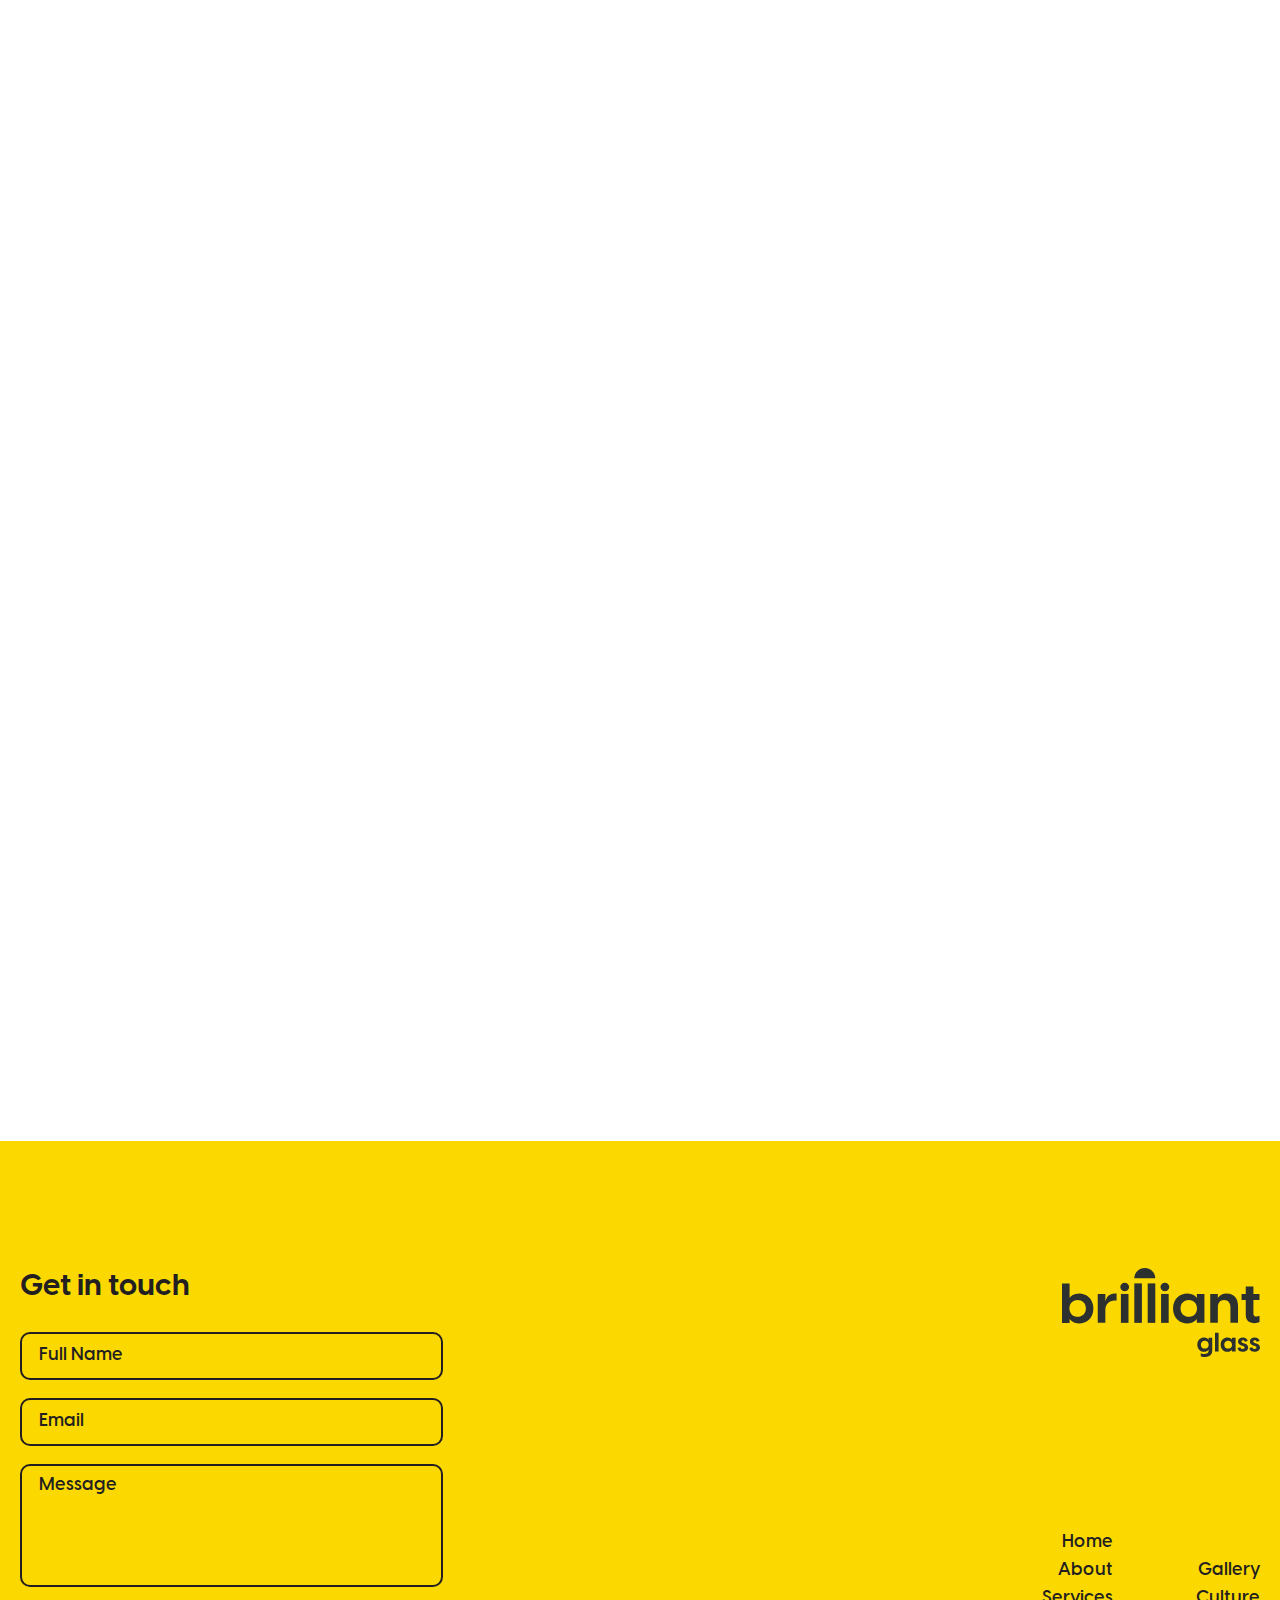
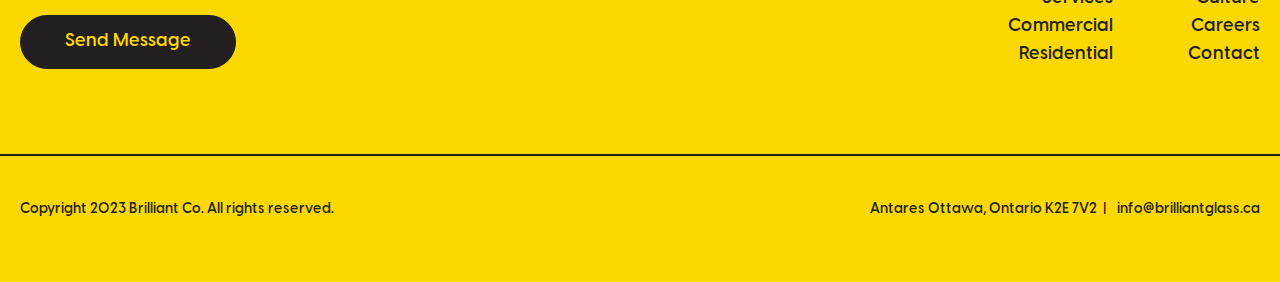
<file: about.html>
<!DOCTYPE html>
<html lang="en">

<head>
    <meta charset="utf-8">
    <meta name="viewport" content="width=device-width, minimum-scale=1.0, maximum-scale=1.0, initial-scale=1.0, user-scalable=no">
    <meta name="format-detection" content="telephone=no">
    <title> Brilliant Co | About</title>

    <link rel="icon" type="image/x-icon" href="favicon/Favicon.svg">
    <link type="text/css" rel="stylesheet" href="css/slick-theme.min.css">
    <link type="text/css" rel="stylesheet" href="css/slick.min.css">
    <link type="text/css" rel="stylesheet" href="css/swiper-bundle.min.css">
    <link type="text/css" rel="stylesheet" href="css/style.css">
</head>

<body>
    <main class="main-wrap">
        <!-- Beginning header section -->
        <header class="main-header-section">
            <div class="common-wrap clear">
                <div class="header-inner flex-box flex-vertical-align">
                    <div class="logo-wrap">
                        <a href="index.html" class="logo">
                            <img src="svgs/logo.svg" alt="" class="logo-black">
                            <img src="svgs/logo-white.svg" alt="" class="logo-white">
                        </a>
                    </div>
                    <div class="nav-wrap">
                        <div class="nav-inner flex flex-vertical-align">
                            <nav class="main-nav">
                                <ul>
                                    <li><a href="index.html">Home</a></li>
                                    <li><a href="about.html">About</a></li>
                                    <li>
                                        <a href="services-main.html">Services</a>
                                        <span class="nav-arrow"></span>
                                        <div class="suvnav">
                                            <ul>
                                                <li><a href="commercial-services.html">Commercial</a></li>
                                                <li><a href="residential-services.html">Residential</a></li>
                                            </ul>
                                        </div>
                                    </li>
                                    <li><a href="gallery.html">Gallery</a></li>
                                    <li><a href="culture.html">Culture</a></li>
                                    <li><a href="careers.html">Careers</a></li>
                                    <li><a href="contact.html">Contact</a></li>
                                </ul>
                            </nav>
                            <div class="header-btn">
                                <a href="https://docs.google.com/forms/d/e/1FAIpQLSd40sAzUj8a_yyrw50zxd5Hf6qUYn1TB32S7llr58v3ISFeOQ/viewform" target="_blank" class="btn bg-yellow"><span>Request a quote</span> <img src="svgs/long-arrow-right-white.svg" alt=""></a>
                            </div>
                        </div>
                        <div class="hamburger-trigger mobi tab">
                            <div></div>
                        </div>
                    </div>
                </div>
            </div>
        </header>
        <!-- //End header section -->

        <!-- Beginning main content section 
            ==================================== -->
        <section class="main-content-wrap secondary-header service-page about-page">
            
            <div class="secondary-hero-wrap">
                <div class="secondary-hero-bg">
                    <figure>
                        <img src="img/about/about-bg.jpg" alt="hero-bg">
                    </figure>
                    <!--<video playsinline="playsinline" autoplay="autoplay" muted="muted" loop="loop">
                        <source src="videos/Main-services-loop.mp4" type="video/mp4">
                    </video>-->
                </div>
                <div class="common-wrap clear">
                    <div class="secondary-hero-inner flex">
                        <h1 class="split-heading">The people-first glass company.</h1>
                    </div>
                </div>
            </div>

            <div class="right-opportunity-wrap we-are-info">
                <div class="common-wrap clear">
                    <div class="right-opportunity-inner">
                        <div class="brilliance-means-title">
                            <figure class="large-img fadeIn-from-bottom">
                                <img src="img/about/image-108.png" alt="">
                                <figcaption>Tirelessly driven to find solutions: no challenge is too big.</figcaption>
                            </figure>
                            <figure class="fadeIn-from-bottom">
                                <img src="img/about/image-110.png" alt="">
                                <figcaption>Creating exceptional products that brighten people’s experience inside their homes and buildings.</figcaption>
                            </figure>
                            <figure class="fadeIn-from-bottom">
                                <img src="img/about/image-109.png" alt="">
                                <figcaption>Sincere and transparent in all our work, so that our clients know what to expect, every step of the way.</figcaption>
                            </figure>
                            <h3 class="fadeIn-from-bottom"> We’re unique in the region for our<br>razor-sharp expertise and our hyper-focus on people
                             — a formula that, when combined, creates space for boundless creativity.</h3>
                           
                        </div>
                    </div>
                </div>
            </div>

            <div class="hero-wrap flex flex-vertical-align">
                <div class="common-wrap">
                    <div class="hero-inner flex flex-horizontal-align">
                        <div class="hero-heading">
                            <h1 class="split-heading">Let the light in.</h1>
                            <figure>
                                <img src="svgs/Glass-Ball.svg" alt="">
                            </figure>
                        </div>
                        <div class="nature-text">
                        <h3 class="split-heading justify-center">We believe in the Brilliance of natural light.</h3>
                        <p class="fadeIn-from-bottom">To us, Brilliance means engineering excellence, 
                        creating a breathtaking product — and breathtaking experience — for every client. </p>
                    </div>
                    </div>
                    <div class="top-ball glass-drift-animation">
                        <img src="svgs/Glass-Ball-small.svg">
                    </div>
                    <div class="bottom-ball glass-drift-animation">
                        <img src="svgs/Glass-Ball-small.svg">
                    </div>
                </div>
            
            </div>
            
            <div class="peacefull-wrap">
                <div class="common-wrap clear">
                    <div class="peacefull-inner">
                        <h3 class="split-heading justify-center">Where light is tranquil, peaceful and pure,</h3>
                        <img src="svgs/about/about-ball.svg">
                        <h3 class="split-heading justify-center">glass is luxurious, sleek and refined.</h3>
                    </div>
                </div>
            </div>


            <div class="right-opportunity-wrap two-buy">
                <div class="common-wrap clear">
                    <div class="right-opportunity-inner">
                        <div class="brilliance-means-title">
                            <figure class="fadeIn-from-bottom">
                                <img src="img/about/large.png" alt="">
                            </figure>
                            <figure class="fadeIn-from-bottom">
                                <img src="img/about/small.png" alt="">
                            </figure>
                            <h3 class="fadeIn-from-bottom"> When the two are <br> brought together <br> with seamless expertise, they bring life to every 
                                corner of a space. </h3>
                        </div>
                    </div>
                </div>
            </div>


            <div class="left-right-wrap work-wrap">
                <div class="common-wrap clear">
                    <div class="left-right-inner flex-box flex-vertical-align">
                        <div class="left-thumb">
                            <h3 class="mobi fadeIn-from-bottom">Plus we’ve got<br> no shortage of expertise:</h3>
                            <figure class="fadeIn-from-bottom">
                                <img src="img/culture/image-2.jpg" alt="">
                            </figure>
                        </div>
                        <div class="right-content-wrap">
                            <h3 class="desk split-heading">Plus we’ve got no shortage of expertise:</h3>
                            <p class="fadeIn-from-bottom">We’re top-tier connoisseurs who take pride in our work, and strive to make our industry more transparent and more human. That’s what happens when you put people first, and Build with brilliance.</p>
                            
                        </div>
                    </div>
                </div>
            </div>


            <div class="left-right-wrap our-founder">
                <div class="common-wrap clear">
                    <div class="our-culture-heading flex">
                        <h2 class="split-heading">Our Founders</h2>
                        <figure>
                            <img src="svgs/about/Vector.svg" alt="">
                        </figure>
                    </div>
                    <div class="left-right-inner flex-box flex-vertical-align">
                        <div class="left-thumb">
                            <figure>
                                <img src="img/about/left-thumb.png" alt="">
                                <div class="author-info">
                                    <h5 class="split-heading">Christopher Fanous</h5>
                                    <div class="author-details fadeIn-from-bottom">
                                        <p>Chief Executive Officer</p>
                                        <div class="social-icon">
                                            
                                            <a href="https://www.linkedin.com/in/christopher-fanous-b5851049/" target="_blank">
                                                <img src="svgs/about/linkdin.svg">
                                            </a>
                                        </div>
                                    </div>
                                </div>
                            </figure>

                        </div>
                        <div class="right-content-wrap">
                            <h4 class="fadeIn-from-bottom">Success means different things for different people, and for Christopher, it means bringing your community with you wherever you go.</h4>
                            <p class="fadeIn-from-bottom">A multiple award-winning sales and operations professional, Christopher has managed top-ranking stores across Canada, with a wealth 
                                of experience in structuring business processes to help staff meet their highest potential.</p>

                                <p class="fadeIn-from-bottom">In 2018, Christopher’s innovative thinking and impeccable leadership skills brought him to the glass industry. 
                                    The Brilliant Glass team has flourished thanks to Christopher’s deep beliefs in creating work with a bigger purpose, 
                                    and meeting everyone on a human level, no matter who they are.</p>
                                
                                <p class="fadeIn-from-bottom">When he’s not busy growing the company, you’ll find Christopher spending time with his family.</p>
                                
                                <p class="fadeIn-from-bottom">‘For where your treasure is, there your heart will be also.’</p>
                                
                            
                        </div>
                    </div>
                    <div class="left-right-inner flex-box flex-vertical-align mt-top">
                        <div class="left-thumb">
                            <figure>
                                <img src="img/about/left-thumb.png" alt="">
                                <div class="author-info">
                                    <h5 class="split-heading">Christopher Fanous</h5>
                                    <div class="author-details fadeIn-from-bottom">
                                        <p>Chief Executive Officer</p>
                                        <div class="social-icon">
                                            <a href="https://www.linkedin.com/in/jeremy-vanderlinden-b8b8b1130/" target="_blank">
                                                <img src="svgs/about/linkdin.svg">
                                            </a>
                                        </div>
                                    </div>
                                </div>
                            </figure>

                        </div>
                        <div class="right-content-wrap">
                            <h4 class="fadeIn-from-bottom">Success means different things for different people, and for Christopher, it means bringing your community with you wherever you go.</h4>
                            <p class="fadeIn-from-bottom">A multiple award-winning sales and operations professional, Christopher has managed top-ranking stores across Canada, with a wealth 
                                of experience in structuring business processes to help staff meet their highest potential.</p>

                                <p class="fadeIn-from-bottom">In 2018, Christopher’s innovative thinking and impeccable leadership skills brought him to the glass industry. 
                                    The Brilliant Glass team has flourished thanks to Christopher’s deep beliefs in creating work with a bigger purpose, 
                                    and meeting everyone on a human level, no matter who they are.</p>
                                
                                <p class="fadeIn-from-bottom">When he’s not busy growing the company, you’ll find Christopher spending time with his family.</p>
                                
                                <p class="fadeIn-from-bottom">‘For where your treasure is, there your heart will be also.’</p>
                                
                            
                        </div>
                    </div>
                </div>
            </div>

            <div class="our-culture-wrap our-values">
                <div class="common-wrap clear">
                    <div class="our-culture-inner">
                        <div class="our-culture-heading flex">
                            <h2 class="split-heading">Our Values</h2>
                        </div>
                        <div class="our-culture-item-wrap our-values-slider">
                            <div class="our-culture-item">
                                <div class="our-culture-thumb fadeIn-from-bottom">
                                    <figure>
                                        <img src="img/culture/image.jpg" alt="">
                                    </figure>
                                </div>
                                <div class="our-culture-info">
                                    <h5 class="split-heading">Be Clear</h5>
                                    <p class="fadeIn-from-bottom">We prioritize the health and happiness of our team, including their loved ones and family.</p>
                                </div>
                            </div>
                            <div class="our-culture-item">
                                <div class="our-culture-thumb fadeIn-from-bottom">
                                    <figure>
                                        <img src="img/culture/image.jpg" alt="">
                                    </figure>
                                </div>
                                <div class="our-culture-info">
                                    <h5 class="split-heading">Be Sharp</h5>
                                    <p class="fadeIn-from-bottom">We’re masters of our trade, with decades of expertise under our belt. We’re not afraid of a challenge, because we know there’s a solution for everything. </p>
                                </div>
                            </div>
                            <div class="our-culture-item">
                                <div class="our-culture-thumb fadeIn-from-bottom">
                                    <figure>
                                        <img src="img/culture/image.jpg" alt="">
                                    </figure>
                                </div>
                                <div class="our-culture-info">
                                    <h5 class="split-heading">Be Solid</h5>
                                    <p class="fadeIn-from-bottom">Just like our product, we’ve got integrity and character. We’re grounded by our principles, and proud of our tenacity.</p>
                                </div>
                            </div>
                            <div class="our-culture-item">
                                <div class="our-culture-thumb fadeIn-from-bottom">
                                    <figure>
                                        <img src="img/culture/image.jpg" alt="">
                                    </figure>
                                </div>
                                <div class="our-culture-info">
                                    <h5 class="split-heading">Be Sharp</h5>
                                    <p class="fadeIn-from-bottom">We’re masters of our trade, with decades of expertise under our belt. We’re not afraid of a challenge, because we know there’s a solution for everything. </p>
                                </div>
                            </div>
                            <div class="our-culture-item">
                                <div class="our-culture-thumb fadeIn-from-bottom">
                                    <figure>
                                        <img src="img/culture/image.jpg" alt="">
                                    </figure>
                                </div>
                                <div class="our-culture-info">
                                    <h5 class="split-heading">Be Solid</h5>
                                    <p class="fadeIn-from-bottom">Just like our product, we’ve got integrity and character. We’re grounded by our principles, and proud of our tenacity.</p>
                                </div>
                            </div>
                        </div>
                        <div class="slide-count-wrap our-values-slide-count-wrap">
                            
                        </div>
                    </div>
                </div>
            </div>

            <div class="team-wrap">
                <div class="common-wrap clear">
                    <div class="team-inner flex">
                        <div class="team-title">
                            <h2 class="split-heading">Our Team</h2>
                        </div>
                        <div class="team-component-wrap">
                            <div class="team-component">
                                <div class="team-component-thumb fadeIn-from-bottom">
                                    <figure>
                                        <img src="img/about/team-thumb.jpg" alt="team-thumb">
                                    </figure>
                                </div>
                                <div class="team-component-content-wrap flex">
                                    <div class="team-component-content">
                                        <p class="fadeIn-from-bottom">Small blurb about the who you are and why you work at Brilliant Glass.</p>
                                    </div>
                                    <div class="team-component-author flex">
                                        <h6 class="split-heading">First Lastname</h6>
                                        <span class="fadeIn-from-bottom">Position Title</span>
                                    </div>
                                </div>
                            </div>
                            <div class="team-component">
                                <div class="team-component-thumb fadeIn-from-bottom">
                                    <figure>
                                        <img src="img/about/team-thumb.jpg" alt="team-thumb">
                                    </figure>
                                </div>
                                <div class="team-component-content-wrap flex">
                                    <div class="team-component-content">
                                        <p>Small blurb about the who you are and why you work at Brilliant Glass.</p>
                                    </div>
                                    <div class="team-component-author flex">
                                        <h6 class="split-heading">First Lastname</h6>
                                        <span class="fadeIn-from-bottom">Position Title</span>
                                    </div>
                                </div>
                            </div>
                            <div class="team-component">
                                <div class="team-component-thumb fadeIn-from-bottom">
                                    <figure>
                                        <img src="img/about/team-thumb.jpg" alt="team-thumb">
                                    </figure>
                                </div>
                                <div class="team-component-content-wrap flex">
                                    <div class="team-component-content">
                                        <p>Small blurb about the who you are and why you work at Brilliant Glass.</p>
                                    </div>
                                    <div class="team-component-author flex">
                                        <h6 class="split-heading">First Lastname</h6>
                                        <span class="fadeIn-from-bottom">Position Title</span>
                                    </div>
                                </div>
                            </div>
                            <div class="team-component">
                                <div class="team-component-thumb fadeIn-from-bottom">
                                    <figure>
                                        <img src="img/about/team-thumb.jpg" alt="team-thumb">
                                    </figure>
                                </div>
                                <div class="team-component-content-wrap flex">
                                    <div class="team-component-content">
                                        <p>Small blurb about the who you are and why you work at Brilliant Glass.</p>
                                    </div>
                                    <div class="team-component-author flex">
                                        <h6 class="split-heading">First Lastname</h6>
                                        <span class="fadeIn-from-bottom">Position Title</span>
                                    </div>
                                </div>
                            </div>
                            <div class="team-component">
                                <div class="team-component-thumb fadeIn-from-bottom">
                                    <figure>
                                        <img src="img/about/team-thumb.jpg" alt="team-thumb">
                                    </figure>
                                </div>
                                <div class="team-component-content-wrap flex">
                                    <div class="team-component-content">
                                        <p>Small blurb about the who you are and why you work at Brilliant Glass.</p>
                                    </div>
                                    <div class="team-component-author flex">
                                        <h6 class="split-heading">First Lastname</h6>
                                        <span class="fadeIn-from-bottom">Position Title</span>
                                    </div>
                                </div>
                            </div>
                            <div class="team-component">
                                <div class="team-component-thumb fadeIn-from-bottom">
                                    <figure>
                                        <img src="img/about/team-thumb.jpg" alt="team-thumb">
                                    </figure>
                                </div>
                                <div class="team-component-content-wrap flex">
                                    <div class="team-component-content">
                                        <p>Small blurb about the who you are and why you work at Brilliant Glass.</p>
                                    </div>
                                    <div class="team-component-author flex">
                                        <h6 class="split-heading">First Lastname</h6>
                                        <span class="fadeIn-from-bottom">Position Title</span>
                                    </div>
                                </div>
                            </div>
                        </div>
                        <div class="slide-count-wrap team-component-slide-count-wrap">
                            
                        </div>
                    </div>
                </div>
            </div>

            <div class="our-clients-wrap">
                <div class="common-wrap clear">
                    <div class="our-clients-inner flex">
                        <div class="our-clients-title">
                            <h2 class="split-heading">Our Clients</h2>
                        </div>
                        <div class="our-clients-item-wrap fadeIn-from-bottom flex">
                            <div class="our-clients-item">
                                <img src="svgs/apollo-logo.svg" alt="apollo-logo">
                            </div>
                            <div class="our-clients-item">
                                <img src="svgs/ottawa.svg" alt="ottawa">
                            </div>
                            <div class="our-clients-item">
                                <img src="svgs/killam.svg" alt="killam">
                            </div>
                            <!-- <div class="our-clients-item">
                                <img src="svgs/Timbercreek.svg" alt="Timbercreek">
                            </div> -->
                        </div>
                    </div>
                </div>
            </div>

            <div class="left-right-wrap">
                <div class="common-wrap clear">
                    <div class="left-right-inner flex-box flex-vertical-align">
                        <div class="left-thumb fadeIn-from-bottom">
                            <figure>
                                <img src="img/left-right-thumb-2.jpg" alt="">
                            </figure>
                            <div class="left-glass-shape glass-drift-animation">
                                <img src="svgs/Glass-Ball-small.svg" alt="">
                            </div>
                        </div>
                        <div class="right-content-wrap">
                            <h2 class="split-heading">Connect with our team</h2>
                            <p class="fadeIn-from-bottom">We believe that Brilliance comes in all shapes and forms — but when it’s there, it’s impossible to miss. Let’s connect and make your project Brilliant.</p>
                            <div class="right-content-btn fadeIn-from-bottom">
                                <a href="contact.html" class="btn bg-yellow"><span>Send us a message</span> <img src="svgs/long-arrow-right.svg" alt=""></a>
                            </div>
                        </div>
                    </div>
                </div>
            </div>

        </section>
        <!-- //End main content section -->

        <!-- Beginning footer section-->
        <footer class="main-footer-section">
            <div class="common-wrap clear">
                <div class="footer-inner flex">
                    <div class="footer-main flex">
                        <div class="footer-newsletter-wrap">
                            <div class="footer-logo mobi">
                                <a href="index.html"><img src="svgs/footer-logo.svg" alt="footer-logo"></a>
                            </div>
                            <h5>Get in touch</h5>
                            <form action="#">
                                <div class="input-row-wrap flex">
                                    <div class="input-row">
                                        <input type="text" placeholder="Full Name">
                                    </div>
                                    <div class="input-row">
                                        <input type="email" placeholder="Email">
                                    </div>
                                    <div class="input-row">
                                        <textarea placeholder="Message"></textarea>
                                    </div>
                                    <div class="input-row">
                                        <input type="submit" value="Send Message">
                                        <div class="btn bg-black"><span>Send Message</span> <img src="svgs/long-arrow-right.svg" alt=""></div>
                                    </div>
                                </div>
                            </form>
                        </div>
                        <div class="footer-content-wrap flex">
                            <div class="footer-logo desk">
                                <a href="index.html"><img src="svgs/footer-logo.svg" alt="footer-logo"></a>
                            </div>
                            <div class="footer-widget-wrap flex">
                                <div class="footer-widget">
                                    <ul>
                                        <li><a href="index.html">Home</a></li>
                                        <li><a href="about.html">About</a></li>
                                        <li><a href="services-main.html">Services</a></li>
                                        <li><a href="commercial-services.html">Commercial</a></li>
                                        <li><a href="residential-services.html">Residential</a></li>
                                    </ul>
                                </div>
                                <div class="footer-widget">
                                    <ul>
                                        <li><a href="gallery.html">Gallery</a></li>
                                        <li><a href="culture.html">Culture</a></li>
                                        <li><a href="careers.html">Careers</a></li>
                                        <li><a href="contact.html">Contact</a></li>
                                    </ul>
                                </div>
                            </div>
                        </div>
                    </div>
                    <div class="footer-bottom flex">
                        <div class="footer-copyright">
                            <p>Copyright 2023 Brilliant Co. All rights reserved.</p>
                        </div>
                        <div class="footer-nav">
                            <ul>
                                <!-- <li><a href="#">Privacy Policy</a></li>
                                <li><a href="#">Terms of Use</a></li>
                                <li><a href="#">Site Map</a></li> -->
                                <li><a href="#">Antares Ottawa, Ontario K2E 7V2</a></li>
                                <li><a href="mailto:info@brilliantglass.ca">info@brilliantglass.ca</a></li>
                            </ul>
                        </div>
                    </div>
                </div>
            </div>
        </footer>
        <!-- //End main footer section -->
    </main>

    <script type="text/javascript" src="js/jquery-3.5.1.min.js"></script>
    <script type="text/javascript" src="js/slick.min.js"></script>
    <script type="text/javascript" src="js/swiper-bundle.min.js"></script>
    <script type="text/javascript" src="js/headroom.js"></script>
    <script type="text/javascript" src="js/gsap.min.js"></script>
    <script type="text/javascript" src="js/ScrollTrigger.min.js"></script>
    <script type="text/javascript" src="js/ScrollToPlugin.min.js"></script>
    <script type="text/javascript" src="js/lenis.js"></script>
    <script type="text/javascript" src="js/splitting.min.js"></script>
    <script type="text/javascript" src="js/common-scripts.js" defer></script>
</body>

</html>
</file>
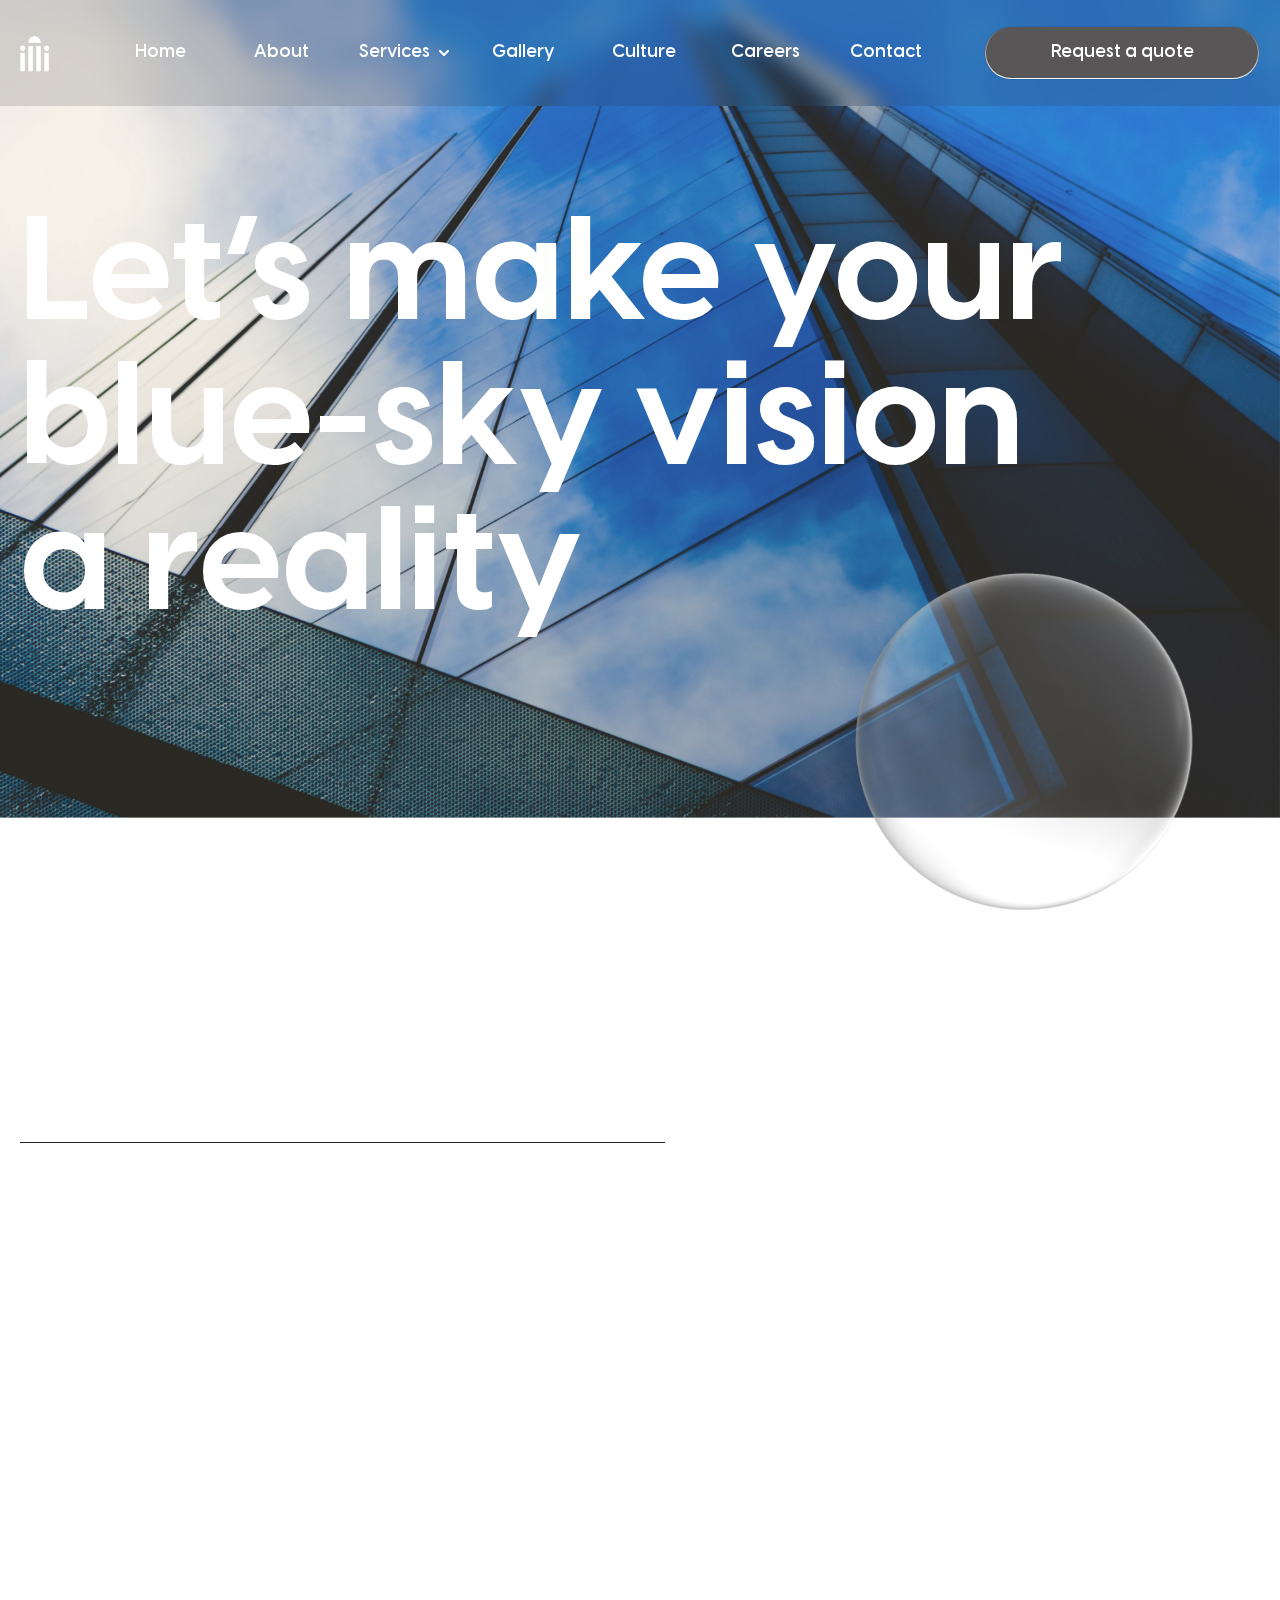
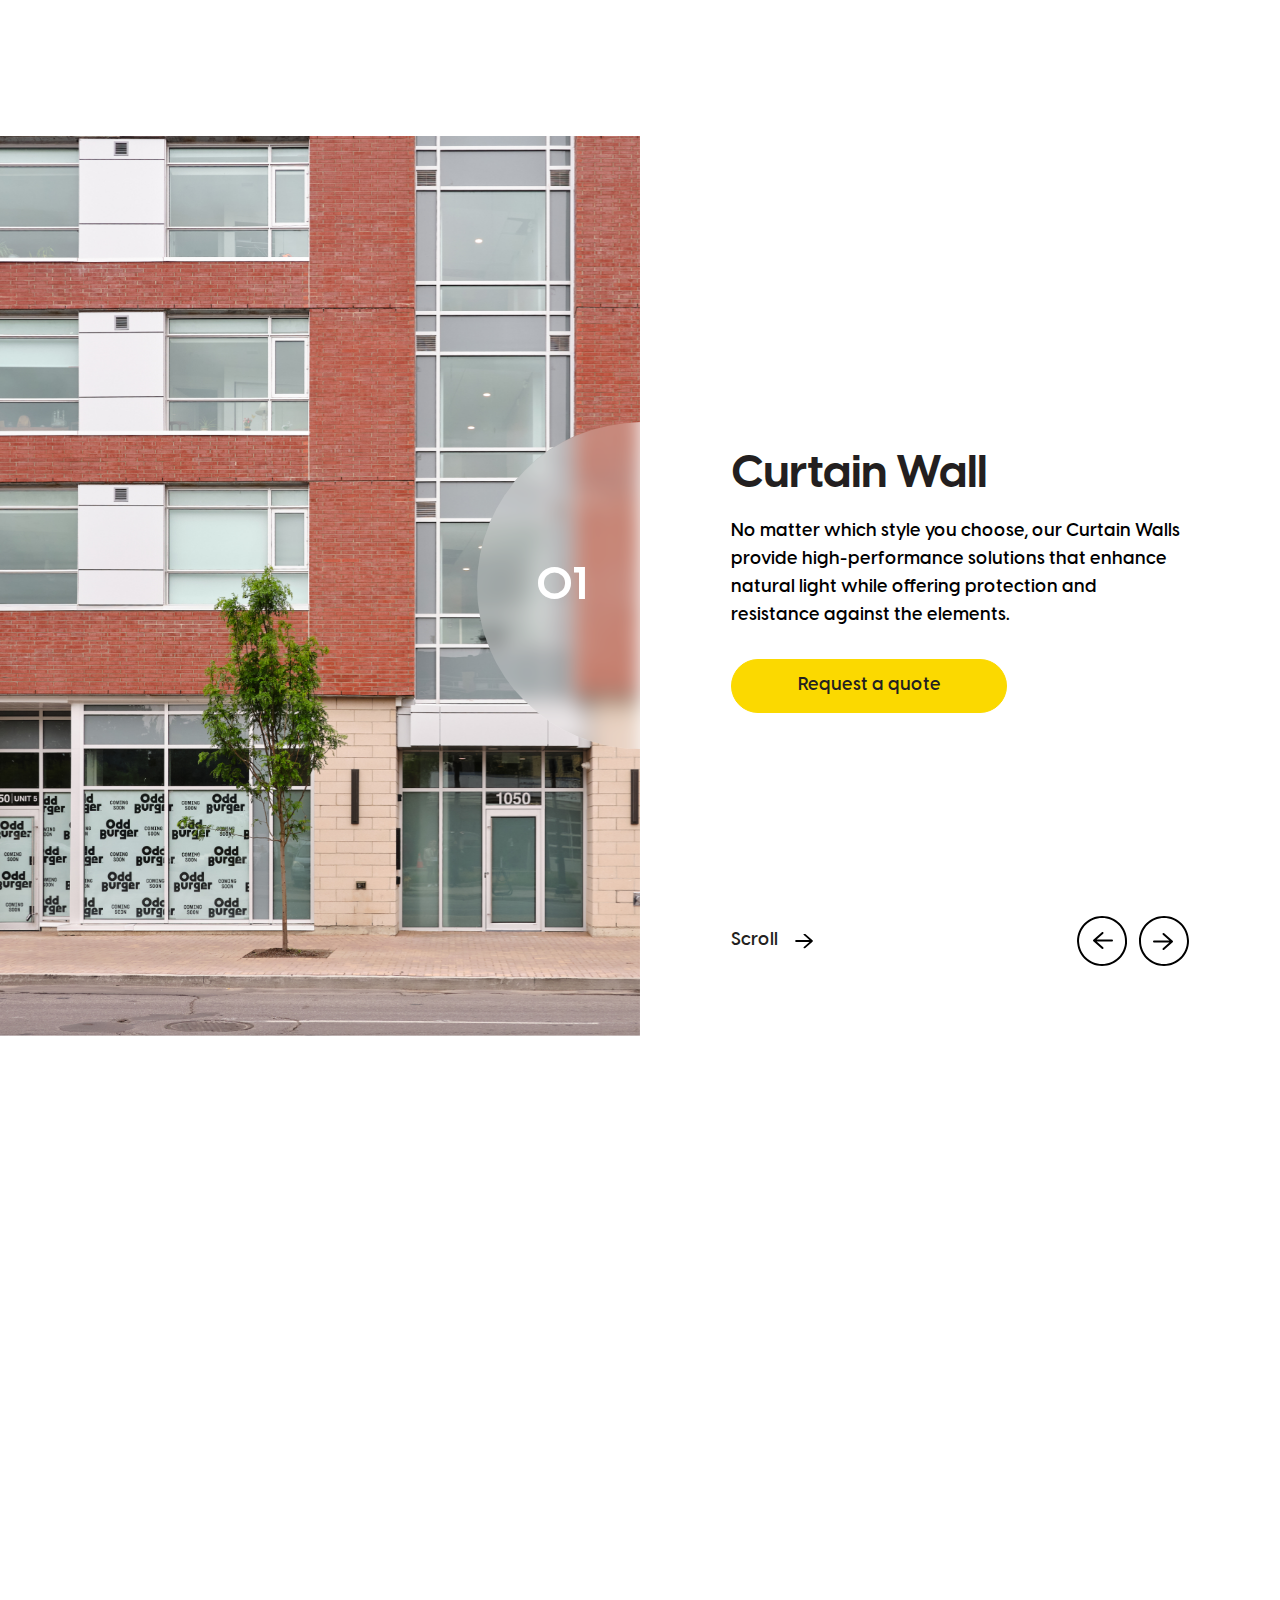
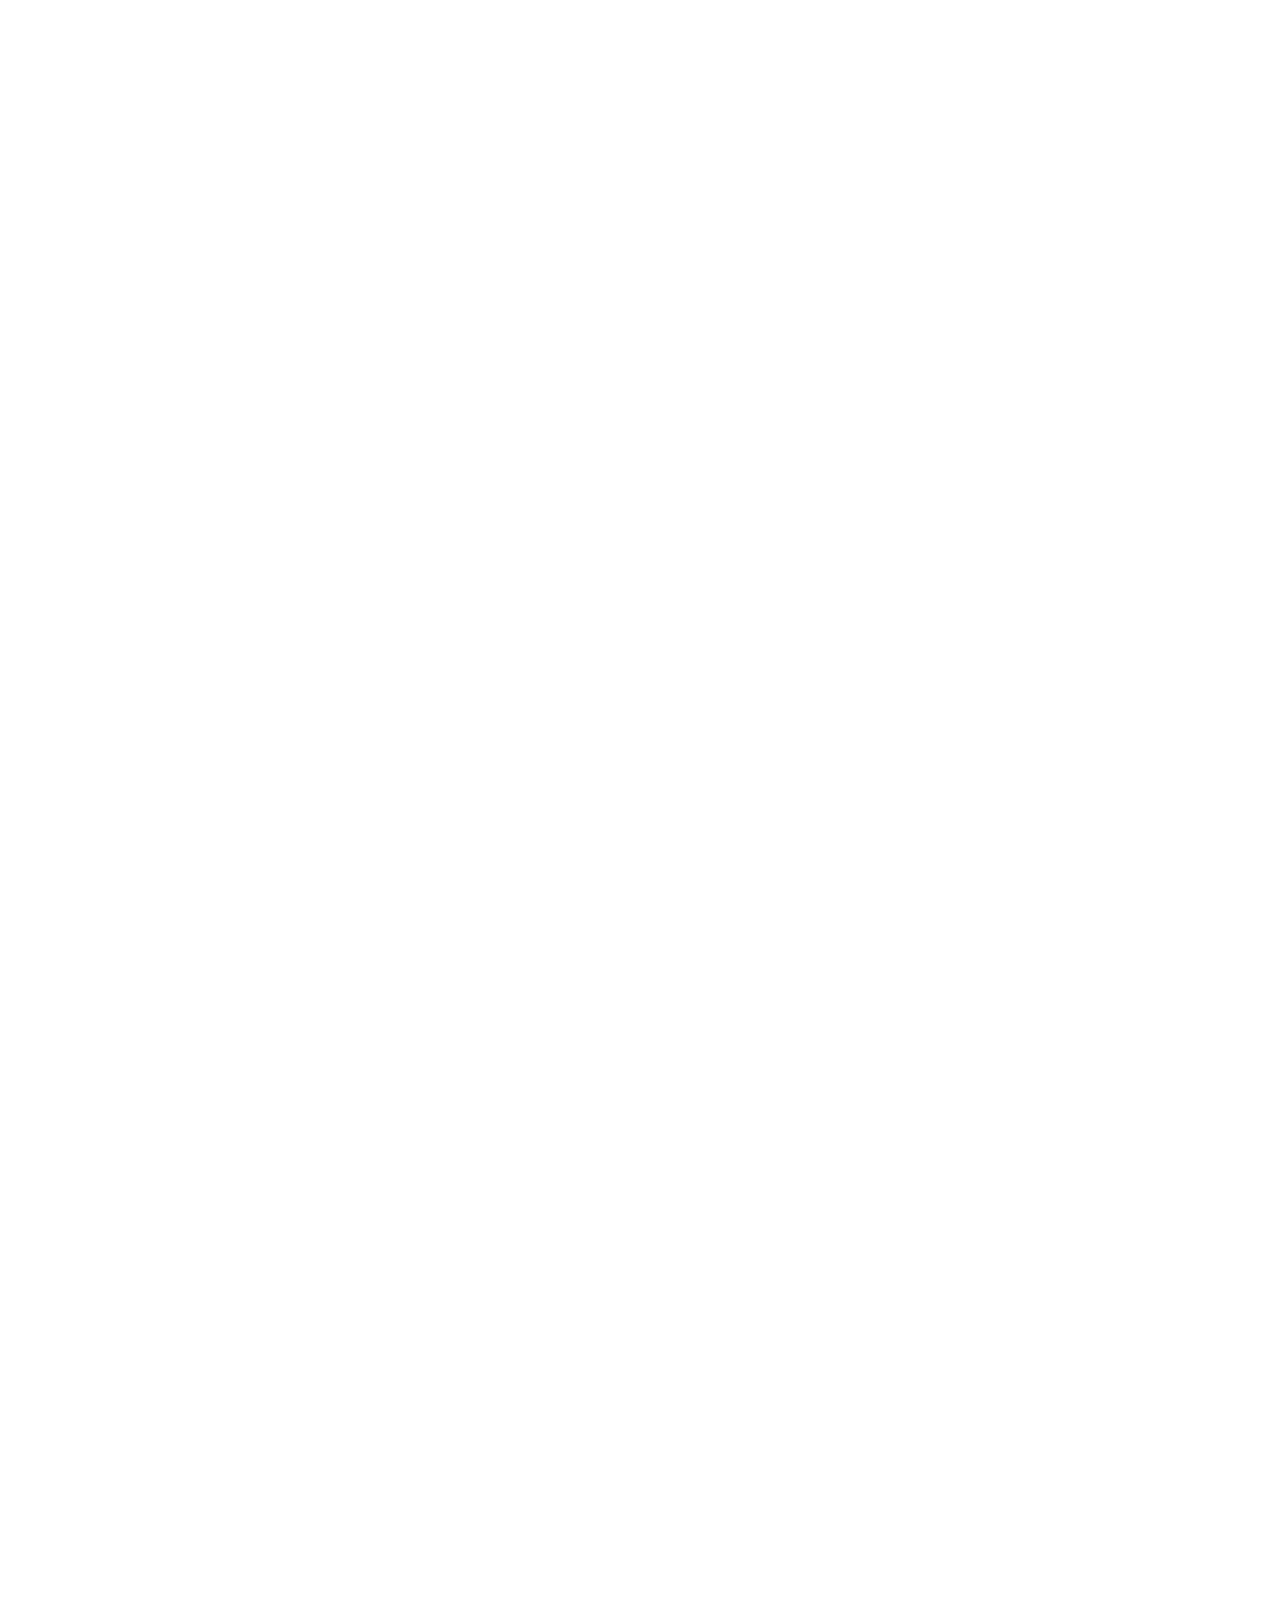
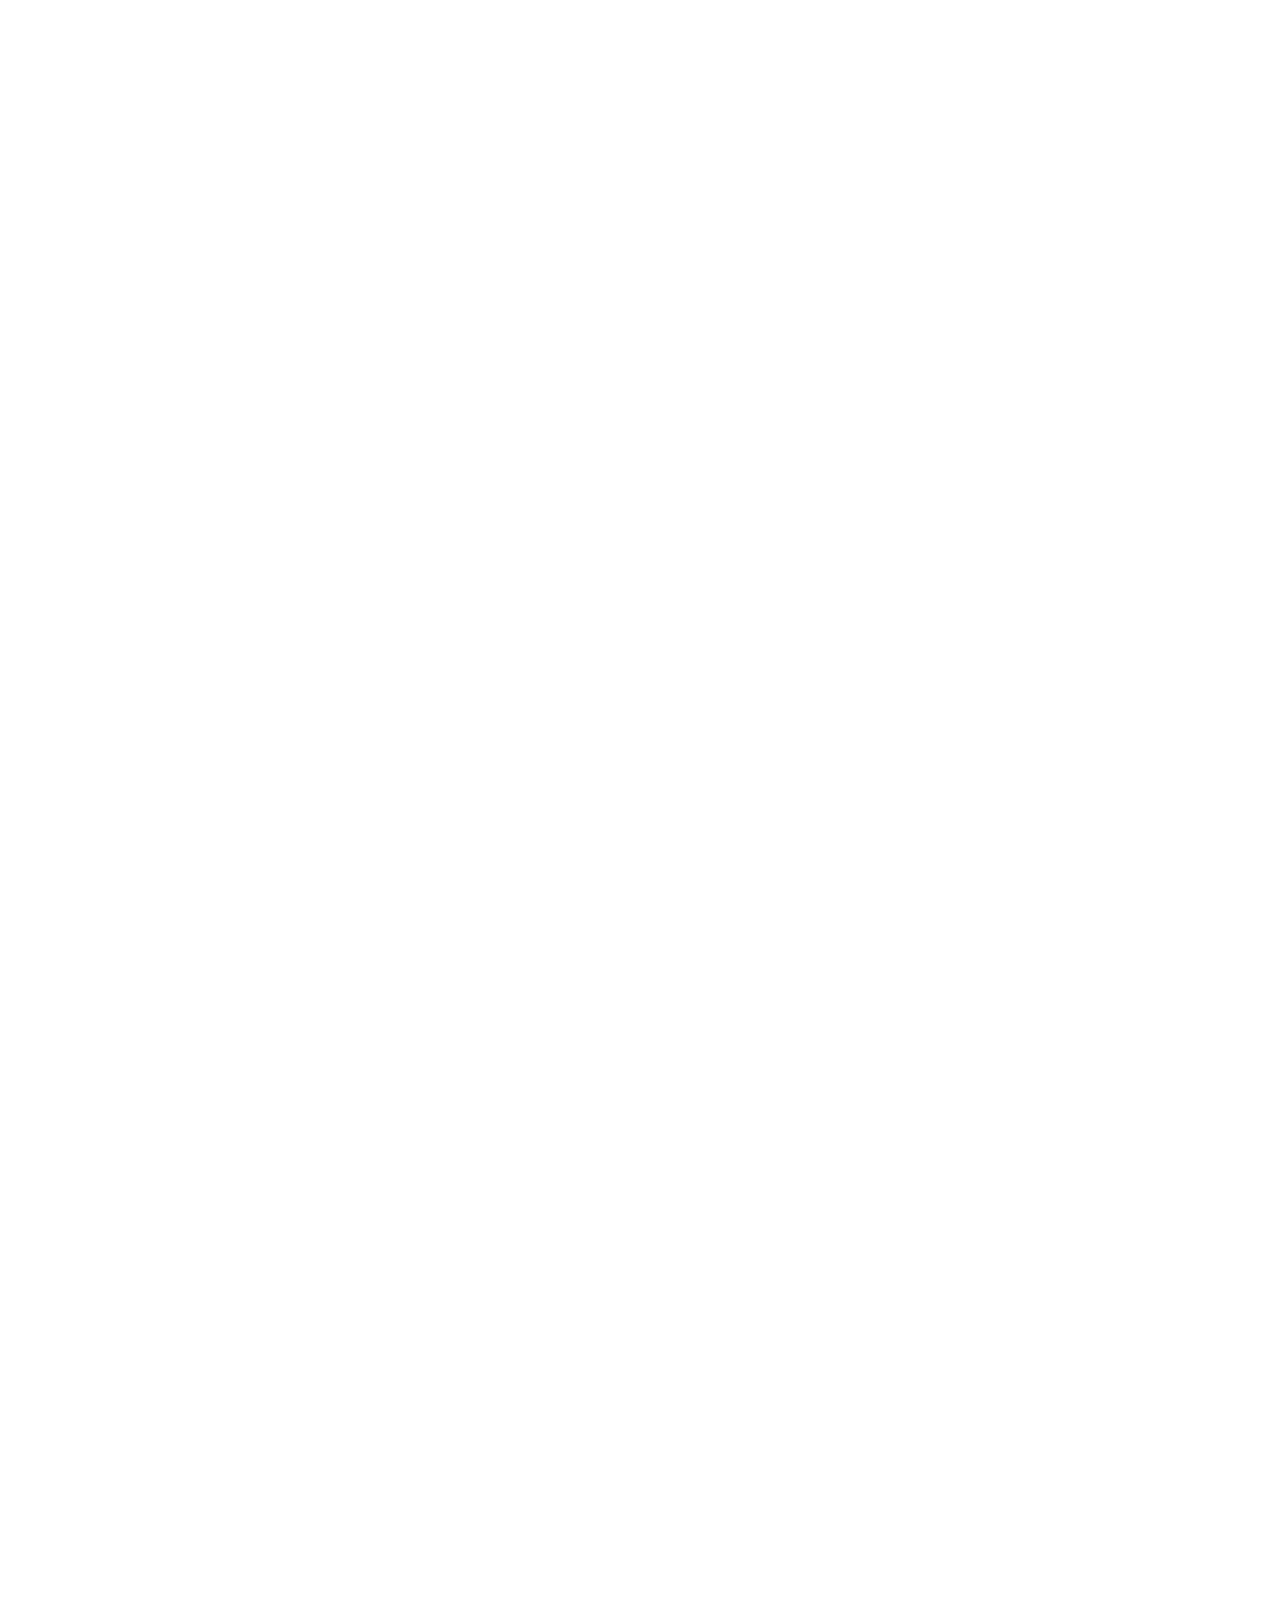
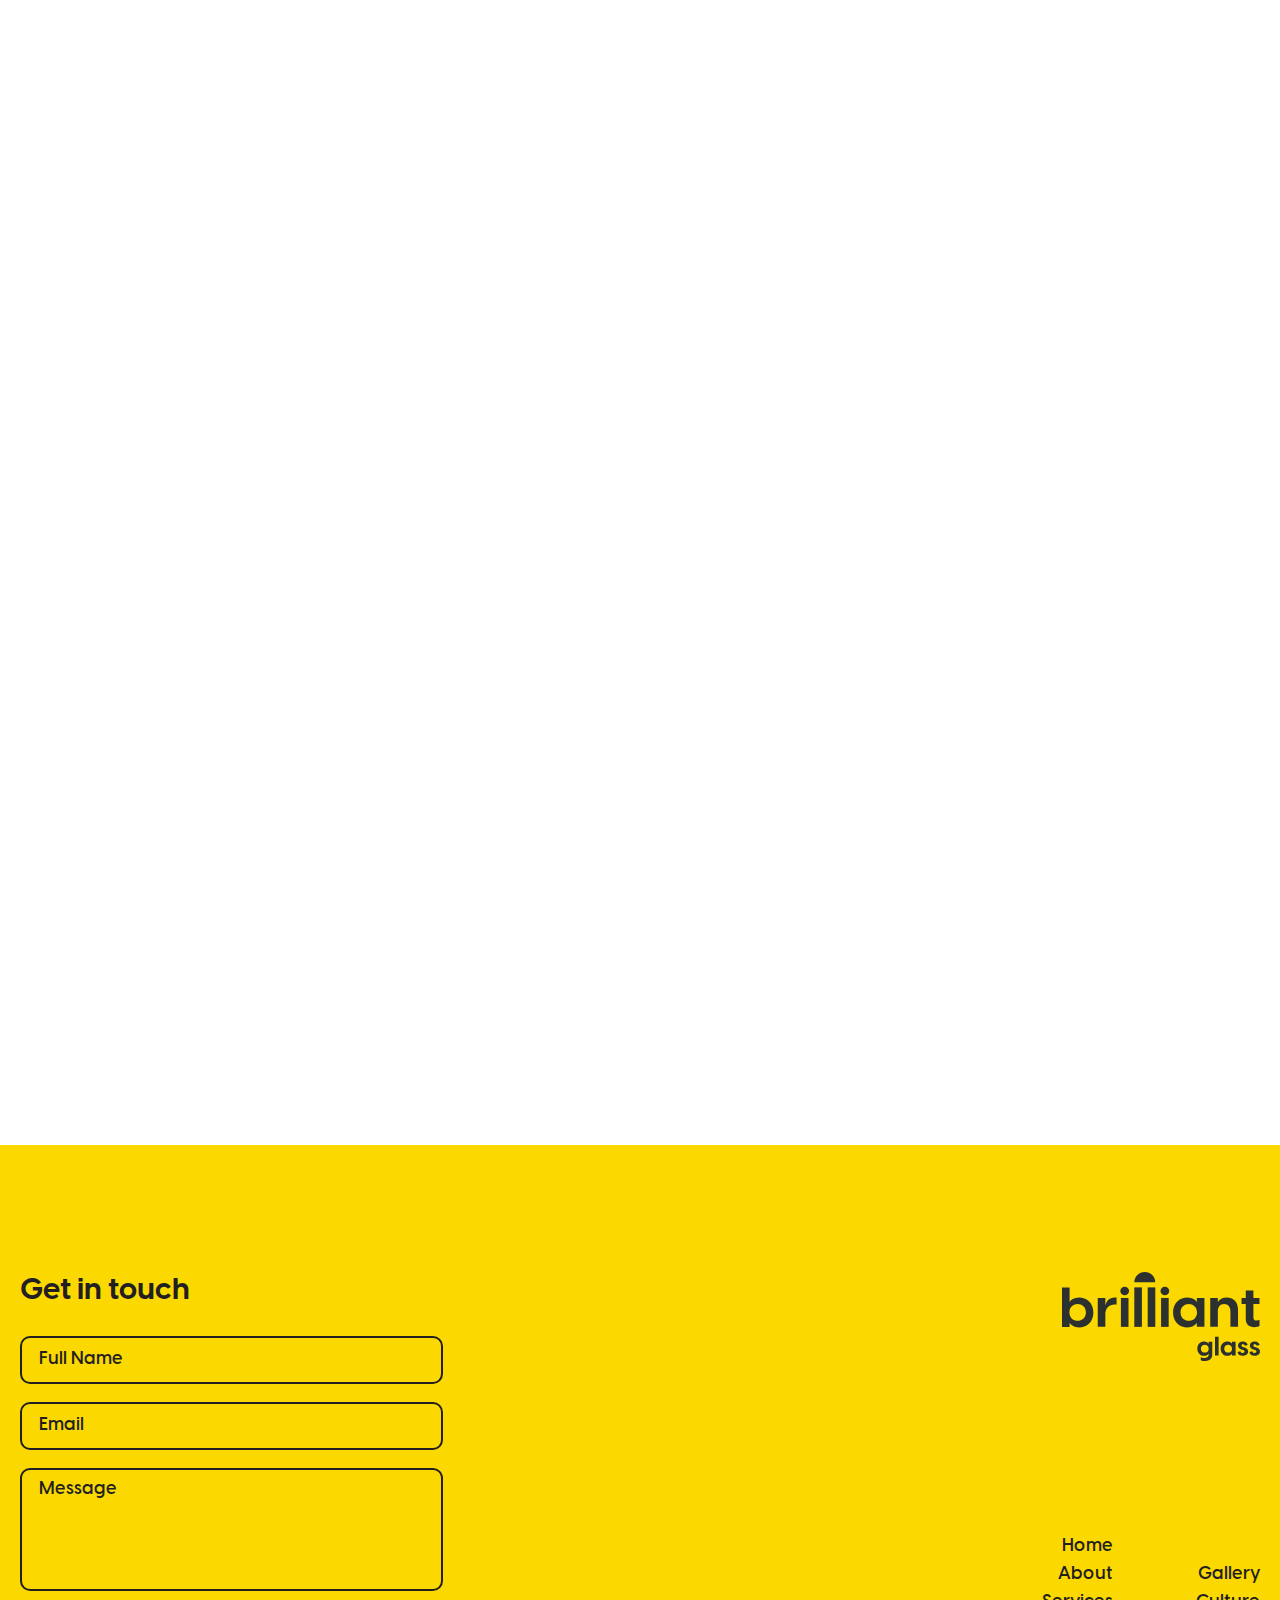
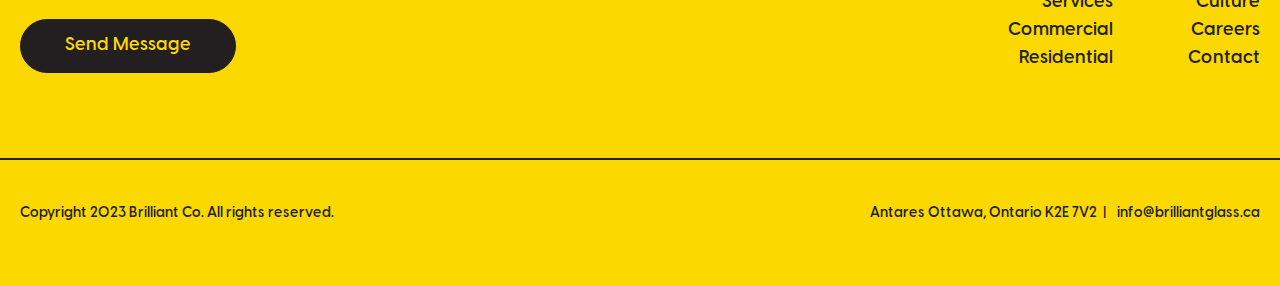
<file: commercial-services.html>
<!DOCTYPE html>
<html lang="en">

<head>
    <meta charset="utf-8">
    <meta name="viewport" content="width=device-width, minimum-scale=1.0, maximum-scale=1.0, initial-scale=1.0, user-scalable=no">
    <meta name="format-detection" content="telephone=no">
    <title> Brilliant Co | Commercial Services</title>

    <link rel="icon" type="image/x-icon" href="favicon/Favicon.svg">
    <link type="text/css" rel="stylesheet" href="css/slick-theme.min.css">
    <link type="text/css" rel="stylesheet" href="css/slick.min.css">
    <link type="text/css" rel="stylesheet" href="css/swiper-bundle.min.css">
    <link type="text/css" rel="stylesheet" href="css/style.css">
</head>

<body>
    <main class="main-wrap" id="viewport">
        <!-- Beginning header section -->
        <header class="main-header-section">
            <div class="common-wrap clear">
                <div class="header-inner flex-box flex-vertical-align">
                    <div class="logo-wrap">
                        <a href="index.html" class="logo">
                            <img src="svgs/logo.svg" alt="" class="logo-black">
                            <img src="svgs/logo-white.svg" alt="" class="logo-white">
                        </a>
                    </div>
                    <div class="nav-wrap">
                        <div class="nav-inner flex flex-vertical-align">
                            <nav class="main-nav">
                                <ul>
                                    <li><a href="index.html">Home</a></li>
                                    <li><a href="about.html">About</a></li>
                                    <li>
                                        <a href="services-main.html">Services</a>
                                        <span class="nav-arrow"></span>
                                        <div class="suvnav">
                                            <ul>
                                                <li><a href="commercial-services.html">Commercial</a></li>
                                                <li><a href="residential-services.html">Residential</a></li>
                                            </ul>
                                        </div>
                                    </li>
                                    <li><a href="gallery.html">Gallery</a></li>
                                    <li><a href="culture.html">Culture</a></li>
                                    <li><a href="careers.html">Careers</a></li>
                                    <li><a href="contact.html">Contact</a></li>
                                </ul>
                            </nav>
                            <div class="header-btn">
                                <a href="https://docs.google.com/forms/d/e/1FAIpQLSd40sAzUj8a_yyrw50zxd5Hf6qUYn1TB32S7llr58v3ISFeOQ/viewform" target="_blank" class="btn bg-yellow"><span>Request a quote</span> <img src="svgs/long-arrow-right-white.svg" alt=""></a>
                            </div>
                        </div>
                        <div class="hamburger-trigger mobi tab">
                            <div></div>
                        </div>
                    </div>
                </div>
            </div>
        </header>
        <!-- //End header section -->
    
            <!-- Beginning main content section -->
            <section class="main-content-wrap secondary-header commercial-page">

                <div class="secondary-hero-wrap has-text-anim">
                    <div class="secondary-hero-bg">
                        <figure>
                            <img src="img/commercial/hero-skyscraper.jpg" alt="hero-bg">
                        </figure>
                    </div>
                    <div class="common-wrap clear">
                        <div class="secondary-hero-inner flex">
                            <h1 class="split-heading">Let’s make your blue-sky vision a reality</h1>
                        </div>
                    </div>
                    <div class="secondary-hero-bubble glass-drift-animation fadeIn-from-bottom">
                        <img src="img/services/Glass-Ball.png" alt="Glass-Ball">
                    </div>
                </div>

                <div class="service-skip-links-section has-text-anim">
                    <div class="common-wrap clear">
                        <div class="service-skip-links-inner flex">
                            <div class="service-skip-bubble-one glass-drift-animation fadeIn-from-bottom">
                                <img src="svgs/Glass-Ball.svg" alt="">
                            </div>
                            <div class="service-skip-links-main">
                                <h4 class="split-heading">Commercial Services</h4>
                                <ul>
                                    <li class="fadeIn-from-bottom"><a href="#slide-1" class="js-anchor">Curtain Wall</a></li>
                                    <li class="fadeIn-from-bottom"><a href="#slide-2" class="js-anchor">Storefronts &amp; Entrance Systems</a></li>
                                    <li class="fadeIn-from-bottom"><a href="#slide-3" class="js-anchor">Glazing (Interior &amp; Exterior)</a></li>
                                    <li class="fadeIn-from-bottom"><a href="#slide-4" class="js-anchor">Architectural Films, Tints &amp; Coatings</a></li>
                                </ul>
                            </div>
                            <div class="service-skip-bubble-two glass-drift-animation fadeIn-from-bottom">
                                <img src="svgs/Glass-Ball.svg" alt="">
                            </div>
                        </div>
                    </div>
                </div>

                <div class="services-slider-section js-h-slider h-slider h-slider--desktop has-text-anim" id="services-slider-section">
                    <!--                <div class="services-slider-item-wrap">-->
                    <div class="services-slider-item h-slider__item" id="desk-slide-1">
                        <div class="h-slider-card">
                            <div class="services-slider-item-thumb">
                                <figure>
                                    <img src="img/commercial/1-curtain-wall.jpg" alt="slider-thumb">
                                </figure>
                                <div class="blur-circle">
                                </div>
                            </div>
                            <div class="services-slider-content-wrap flex h-slider-card__body">
                                <div class="services-slider-content">
                                    <h4>Curtain Wall</h4>
                                    <p>No matter which style you choose, our Curtain Walls provide high-performance solutions that enhance natural light while offering protection and resistance against the elements.</p>
                                    <a href="https://docs.google.com/forms/d/e/1FAIpQLSd40sAzUj8a_yyrw50zxd5Hf6qUYn1TB32S7llr58v3ISFeOQ/viewform" class="btn bg-yellow" target="_blank">
                                        <span>Request a quote</span>
                                        <img src="svgs/long-arrow-right.svg" alt="">
                                    </a>
                                </div>
                                <div class="services-slider-arrow-wrap flex">
                                    <a href="#desk-slide-2" class="js-anchor">Scroll</a>
                                    <div class="slider-arrows flex">
                                        <div class="slider-arrow slider-arrow-left services-slider-prev">
                                            <img src="svgs/slider-arrow.svg" alt="slider-arrow">
                                        </div>
                                        <div class="slider-arrow slider-arrow-right services-slider-next">
                                            <img src="svgs/slider-arrow.svg" alt="slider-arrow">
                                        </div>
                                    </div>
                                </div>
                            </div>
                        </div>
                    </div>
                    <div class="services-slider-item h-slider__item" id="desk-slide-2">
                        <div class="h-slider-card">
                            <div class="services-slider-item-thumb">
                                <figure>
                                    <img src="img/commercial/2-storefront.jpg" alt="slider-thumb">
                                </figure>
                                <div class="blur-circle">
                                </div>
                            </div>
                            <div class="services-slider-content-wrap flex h-slider-card__body">
                                <div class="services-slider-content">
                                    <h4>Storefronts &amp; Entrance Systems</h4>
                                    <p>We create show-stopping residential and commercial entry-ways that offer security, cooling efficiency, noise insulation, and weather protection.</p>
                                    <a href="https://docs.google.com/forms/d/e/1FAIpQLSd40sAzUj8a_yyrw50zxd5Hf6qUYn1TB32S7llr58v3ISFeOQ/viewform" class="btn bg-yellow" target="_blank">
                                        <span>Request a quote</span>
                                        <img src="svgs/long-arrow-right.svg" alt="">
                                    </a>
                                </div>
                                <div class="services-slider-arrow-wrap flex">
                                    <a href="#desk-slide-3" class="js-anchor">Scroll</a>
                                    <div class="slider-arrows flex">
                                        <div class="slider-arrow slider-arrow-left services-slider-prev">
                                            <img src="svgs/slider-arrow.svg" alt="slider-arrow">
                                        </div>
                                        <div class="slider-arrow slider-arrow-right services-slider-next">
                                            <img src="svgs/slider-arrow.svg" alt="slider-arrow">
                                        </div>
                                    </div>
                                </div>
                            </div>
                        </div>
                    </div>
                    <div class="services-slider-item h-slider__item" id="desk-slide-3">
                        <div class="h-slider-card">
                            <div class="services-slider-item-thumb">
                                <figure>
                                    <img src="img/commercial/3-glazing.jpg" alt="slider-thumb">
                                </figure>
                                <div class="blur-circle">
                                </div>
                            </div>
                            <div class="services-slider-content-wrap flex h-slider-card__body">
                                <div class="services-slider-content">
                                    <h4>Glazing (Interior &amp; Exterior)</h4>
                                    <p>We fabricate, install and special-order a wide selection of high-end glass and framing solutions, whether for regular, specialty or custom orders.</p>
                                    <a href="https://docs.google.com/forms/d/e/1FAIpQLSd40sAzUj8a_yyrw50zxd5Hf6qUYn1TB32S7llr58v3ISFeOQ/viewform" class="btn bg-yellow" target="_blank">
                                        <span>Request a quote</span>
                                        <img src="svgs/long-arrow-right.svg" alt="">
                                    </a>
                                </div>
                                <div class="services-slider-arrow-wrap flex">
                                    <a href="#desk-slide-4" class="js-anchor">Scroll</a>
                                    <div class="slider-arrows flex">
                                        <div class="slider-arrow slider-arrow-left services-slider-prev">
                                            <img src="svgs/slider-arrow.svg" alt="slider-arrow">
                                        </div>
                                        <div class="slider-arrow slider-arrow-right services-slider-next">
                                            <img src="svgs/slider-arrow.svg" alt="slider-arrow">
                                        </div>
                                    </div>
                                </div>
                            </div>

                        </div>
                    </div>
                    <div class="services-slider-item h-slider__item" id="desk-slide-4">
                        <div class="h-slider-card">
                            <div class="services-slider-item-thumb">
                                <figure>
                                    <img src="img/commercial/4-films.jpg" alt="slider-thumb">
                                </figure>
                                <div class="blur-circle">
                                </div>
                            </div>
                            <div class="services-slider-content-wrap flex h-slider-card__body">
                                <div class="services-slider-content">
                                    <h4>Architectural Films, Tints &amp; Coatings</h4>
                                    <p>Protect your surfaces, improve security, and add a touch of personality with etched films, customized vinyl graphics and logos.</p>
                                    <a href="https://docs.google.com/forms/d/e/1FAIpQLSd40sAzUj8a_yyrw50zxd5Hf6qUYn1TB32S7llr58v3ISFeOQ/viewform" class="btn bg-yellow" target="_blank">
                                        <span>Request a quote</span>
                                        <img src="svgs/long-arrow-right.svg" alt="">
                                    </a>
                                </div>
                                <div class="services-slider-arrow-wrap flex">
                                    <!--<a href="#slide-1">Scroll</a>-->
                                    <div class="slider-arrows flex">
                                        <div class="slider-arrow slider-arrow-left services-slider-prev">
                                            <img src="svgs/slider-arrow.svg" alt="slider-arrow">
                                        </div>
                                        <div class="slider-arrow slider-arrow-right services-slider-next">
                                            <img src="svgs/slider-arrow.svg" alt="slider-arrow">
                                        </div>
                                    </div>
                                </div>
                            </div>
                        </div>
                    </div>
                    <!--                </div>-->
                </div>
                <div class="services-slider-section js-hm-slider h-slider h-slider--mobile  has-text-anim" id="services-slider-section">
                    <!--                <div class="services-slider-item-wrap">-->
                    <div class="services-slider-item h-slider__item">
                        <div class="h-slider-card">
                            <div class="services-slider-item-thumb">
                                <figure>
                                    <img src="img/commercial/1-curtain-wall.jpg" alt="slider-thumb">
                                </figure>
                                <div class="blur-circle">
                                </div>
                            </div>
                        </div>
                    </div>
                    <div class="services-slider-item h-slider__item" id="mobi-slide-1">
                        <div class="h-slider-card h-slider-card--second">
                            <div class="services-slider-content-wrap flex h-slider-card__body">
                                <div class="services-slider-content">
                                    <h4>Curtain Wall</h4>
                                    <p>No matter which style you choose, our Curtain Walls provide high-performance solutions that enhance natural light while offering protection and resistance against the elements.</p>
                                    <a href="https://docs.google.com/forms/d/e/1FAIpQLSd40sAzUj8a_yyrw50zxd5Hf6qUYn1TB32S7llr58v3ISFeOQ/viewform" class="btn bg-yellow" target="_blank">
                                        <span>Request a quote</span>
                                        <img src="svgs/long-arrow-right.svg" alt="">
                                    </a>
                                </div>
                                <div class="services-slider-arrow-wrap flex">
                                    <a href="#mobi-slide-2" class="js-anchor">Scroll</a>
                                    <div class="slider-arrows flex">
                                        <div class="slider-arrow slider-arrow-left services-slider-prev">
                                            <img src="svgs/slider-arrow.svg" alt="slider-arrow">
                                        </div>
                                        <div class="slider-arrow slider-arrow-right services-slider-next">
                                            <img src="svgs/slider-arrow.svg" alt="slider-arrow">
                                        </div>
                                    </div>
                                </div>
                            </div>
                        </div>
                    </div>
                    <div class="services-slider-item h-slider__item" id="mobi-slide-2">
                        <div class="h-slider-card">
                            <div class="services-slider-item-thumb">
                                <figure>
                                    <img src="img/commercial/2-storefront.jpg" alt="slider-thumb">
                                </figure>
                                <div class="blur-circle">
                                </div>
                            </div>
                        </div>
                    </div>
                    <div class="services-slider-item h-slider__item">
                        <div class="h-slider-card h-slider-card--second ">
                            <div class="services-slider-content-wrap flex h-slider-card__body">
                                <div class="services-slider-content">
                                    <h4>Storefronts &amp; Entrance Systems</h4>
                                    <p>We create show-stopping residential and commercial entry-ways that offer security, cooling efficiency, noise insulation, and weather protection.</p>
                                    <a href="https://docs.google.com/forms/d/e/1FAIpQLSd40sAzUj8a_yyrw50zxd5Hf6qUYn1TB32S7llr58v3ISFeOQ/viewform" class="btn bg-yellow" target="_blank">
                                        <span>Request a quote</span>
                                        <img src="svgs/long-arrow-right.svg" alt="">
                                    </a>
                                </div>
                                <div class="services-slider-arrow-wrap flex">
                                    <a href="#mobi-slide-3" class="js-anchor">Scroll</a>
                                    <div class="slider-arrows flex">
                                        <div class="slider-arrow slider-arrow-left services-slider-prev">
                                            <img src="svgs/slider-arrow.svg" alt="slider-arrow">
                                        </div>
                                        <div class="slider-arrow slider-arrow-right services-slider-next">
                                            <img src="svgs/slider-arrow.svg" alt="slider-arrow">
                                        </div>
                                    </div>
                                </div>
                            </div>
                        </div>
                    </div>
                    <div class="services-slider-item h-slider__item" id="mobi-slide-3">
                        <div class="h-slider-card">
                            <div class="services-slider-item-thumb">
                                <figure>
                                    <img src="img/commercial/3-glazing.jpg" alt="slider-thumb">
                                </figure>
                                <div class="blur-circle">
                                </div>
                            </div>
                        </div>
                    </div>
                    <div class="services-slider-item h-slider__item">
                        <div class="h-slider-card h-slider-card--second">
                            <div class="services-slider-content-wrap flex h-slider-card__body">
                                <div class="services-slider-content">
                                    <h4>Glazing (Interior &amp; Exterior)</h4>
                                    <p>We fabricate, install and special-order a wide selection of high-end glass and framing solutions, whether for regular, specialty or custom orders.</p>
                                    <a href="https://docs.google.com/forms/d/e/1FAIpQLSd40sAzUj8a_yyrw50zxd5Hf6qUYn1TB32S7llr58v3ISFeOQ/viewform" class="btn bg-yellow" target="_blank">
                                        <span>Request a quote</span>
                                        <img src="svgs/long-arrow-right.svg" alt="">
                                    </a>
                                </div>
                                <div class="services-slider-arrow-wrap flex">
                                    <a href="#mobi-slide-4" class="js-anchor">Scroll</a>
                                    <div class="slider-arrows flex">
                                        <div class="slider-arrow slider-arrow-left services-slider-prev">
                                            <img src="svgs/slider-arrow.svg" alt="slider-arrow">
                                        </div>
                                        <div class="slider-arrow slider-arrow-right services-slider-next">
                                            <img src="svgs/slider-arrow.svg" alt="slider-arrow">
                                        </div>
                                    </div>
                                </div>
                            </div>
                        </div>
                    </div>
                    <div class="services-slider-item h-slider__item" id="mobi-slide-4">
                        <div class="h-slider-card">
                            <div class="services-slider-item-thumb">
                                <figure>
                                    <img src="img/commercial/4-films.jpg" alt="slider-thumb">
                                </figure>
                                <div class="blur-circle">
                                </div>
                            </div>
                        </div>
                    </div>
                    <div class="services-slider-item h-slider__item">
                        <div class="h-slider-card h-slider-card--second">
                            <div class="services-slider-content-wrap flex h-slider-card__body">
                                <div class="services-slider-content">
                                    <h4>Architectural Films, Tints &amp; Coatings</h4>
                                    <p>Protect your surfaces, improve security, and add a touch of personality with etched films, customized vinyl graphics and logos.</p>
                                    <a href="https://docs.google.com/forms/d/e/1FAIpQLSd40sAzUj8a_yyrw50zxd5Hf6qUYn1TB32S7llr58v3ISFeOQ/viewform" class="btn bg-yellow" target="_blank">
                                        <span>Request a quote</span>
                                        <img src="svgs/long-arrow-right.svg" alt="">
                                    </a>
                                </div>
                                <div class="services-slider-arrow-wrap flex">
                                    <!--<a href="#slide-1">Scroll</a>-->
                                    <div class="slider-arrows flex">
                                        <div class="slider-arrow slider-arrow-left services-slider-prev">
                                            <img src="svgs/slider-arrow.svg" alt="slider-arrow">
                                        </div>
                                        <div class="slider-arrow slider-arrow-right services-slider-next">
                                            <img src="svgs/slider-arrow.svg" alt="slider-arrow">
                                        </div>
                                    </div>
                                </div>
                            </div>
                        </div>
                    </div>
                    <!--                </div>-->
                </div>

                <div class="service-value-wrap secondary-service-value has-text-anim">
                    <div class="common-wrap clear">
                        <div class="service-value-inner flex">
                            <a href="services-main.html#process-block" class="service-value-btn fadeIn-from-bottom">
                                <img src="svgs/services/arrow.svg" alt="arrow">
                                <span>Learn about <br>
                                    our process</span>
                            </a>
                            <div class="service-value-content-wrap flex">
                                <div class="service-value-content">
                                    <h4 class="split-heading">We’ve got many more services available to cater to all of your needs</h4>
                                    <p class="fadeIn-from-bottom">— but if you can’t find what you’re looking for, don’t worry! We’re confident we can provide you with a solution — just contact a member of our expert team. </p>
                                    <div class="service-value-content-btn flex">
                                        <a href="contact.html" class="btn bg-yellow fadeIn-from-bottom">
                                            <span>Send us a message</span>
                                            <img src="svgs/long-arrow-right.svg" alt="">
                                        </a>
                                        <a href="https://docs.google.com/forms/d/e/1FAIpQLSd40sAzUj8a_yyrw50zxd5Hf6qUYn1TB32S7llr58v3ISFeOQ/viewform" class="btn bg-yellow fadeIn-from-bottom" target="_blank">
                                            <span>Request a quote</span>
                                            <img src="svgs/long-arrow-right.svg" alt="">
                                        </a>
                                    </div>
                                </div>
                            </div>
                        </div>
                    </div>
                </div>

            </section>
            
            <!-- //End main content section -->

            <!-- Beginning footer section-->
            <footer class="main-footer-section">
                <div class="common-wrap clear">
                    <div class="footer-inner flex">
                        <div class="footer-main flex">
                            <div class="footer-newsletter-wrap">
                                <div class="footer-logo mobi">
                                    <a href="index.html"><img src="svgs/footer-logo.svg" alt="footer-logo"></a>
                                </div>
                                <h5>Get in touch</h5>
                                <form action="#">
                                    <div class="input-row-wrap flex">
                                        <div class="input-row">
                                            <input type="text" placeholder="Full Name">
                                        </div>
                                        <div class="input-row">
                                            <input type="email" placeholder="Email">
                                        </div>
                                        <div class="input-row">
                                            <textarea placeholder="Message"></textarea>
                                        </div>
                                        <div class="input-row">
                                            <input type="submit" value="Send Message">
                                            <div class="btn bg-black"><span>Send Message</span> <img src="svgs/long-arrow-right.svg" alt=""></div>
                                        </div>
                                    </div>
                                </form>
                            </div>
                            <div class="footer-content-wrap flex">
                                <div class="footer-logo desk">
                                    <a href="index.html"><img src="svgs/footer-logo.svg" alt="footer-logo"></a>
                                </div>
                                <div class="footer-widget-wrap flex">
                                    <div class="footer-widget">
                                        <ul>
                                            <li><a href="index.html">Home</a></li>
                                            <li><a href="about.html">About</a></li>
                                            <li><a href="services-main.html">Services</a></li>
                                            <li><a href="commercial-services.html">Commercial</a></li>
                                            <li><a href="residential-services.html">Residential</a></li>
                                        </ul>
                                    </div>
                                    <div class="footer-widget">
                                        <ul>
                                            <li><a href="gallery.html">Gallery</a></li>
                                            <li><a href="culture.html">Culture</a></li>
                                            <li><a href="careers.html">Careers</a></li>
                                            <li><a href="contact.html">Contact</a></li>
                                        </ul>
                                    </div>
                                </div>
                            </div>
                        </div>
                        <div class="footer-bottom flex">
                            <div class="footer-copyright">
                                <p>Copyright 2023 Brilliant Co. All rights reserved.</p>
                            </div>
                            <div class="footer-nav">
                                <ul>
                                    <!-- <li><a href="#">Privacy Policy</a></li>
                                <li><a href="#">Terms of Use</a></li>
                                <li><a href="#">Site Map</a></li> -->
                                    <li><a href="#">Antares Ottawa, Ontario K2E 7V2</a></li>
                                    <li><a href="mailto:info@brilliantglass.ca">info@brilliantglass.ca</a></li>
                                </ul>
                            </div>
                        </div>
                    </div>
                </div>
            </footer>
            <!-- //End main footer section -->

    </main>

    <script type="text/javascript" src="js/jquery-3.5.1.min.js"></script>
    <script type="text/javascript" src="js/slick.min.js"></script>
    <script type="text/javascript" src="js/swiper-bundle.min.js"></script>
    <script type="text/javascript" src="js/headroom.js"></script>
    <script type="text/javascript" src="js/gsap.min.js"></script>
    <script type="text/javascript" src="js/ScrollTrigger.min.js"></script>
    <script type="text/javascript" src="js/ScrollToPlugin.min.js"></script>
    <script type="text/javascript" src="js/lenis.js"></script>
    <script type="text/javascript" src="js/splitting.min.js"></script>
    <script type="text/javascript" src="js/common-scripts.js" defer></script>
</body>

</html>
</file>
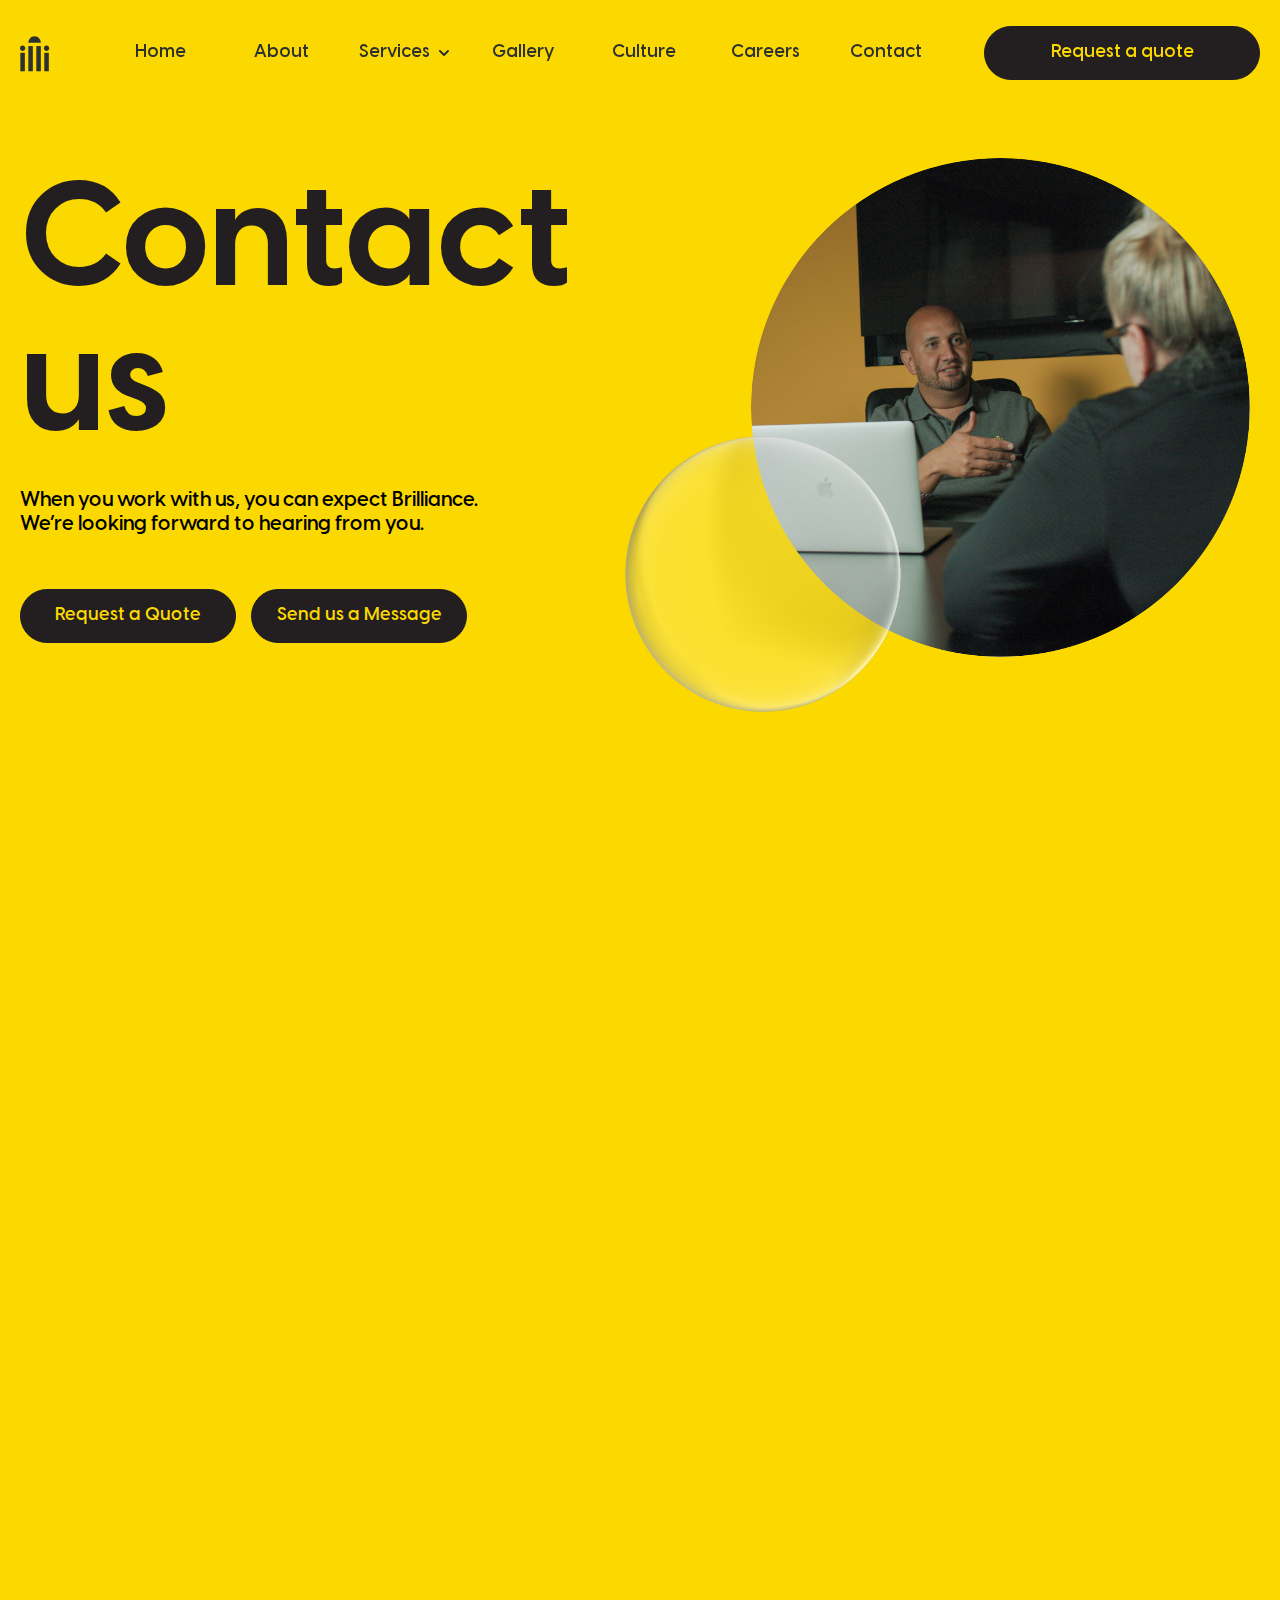
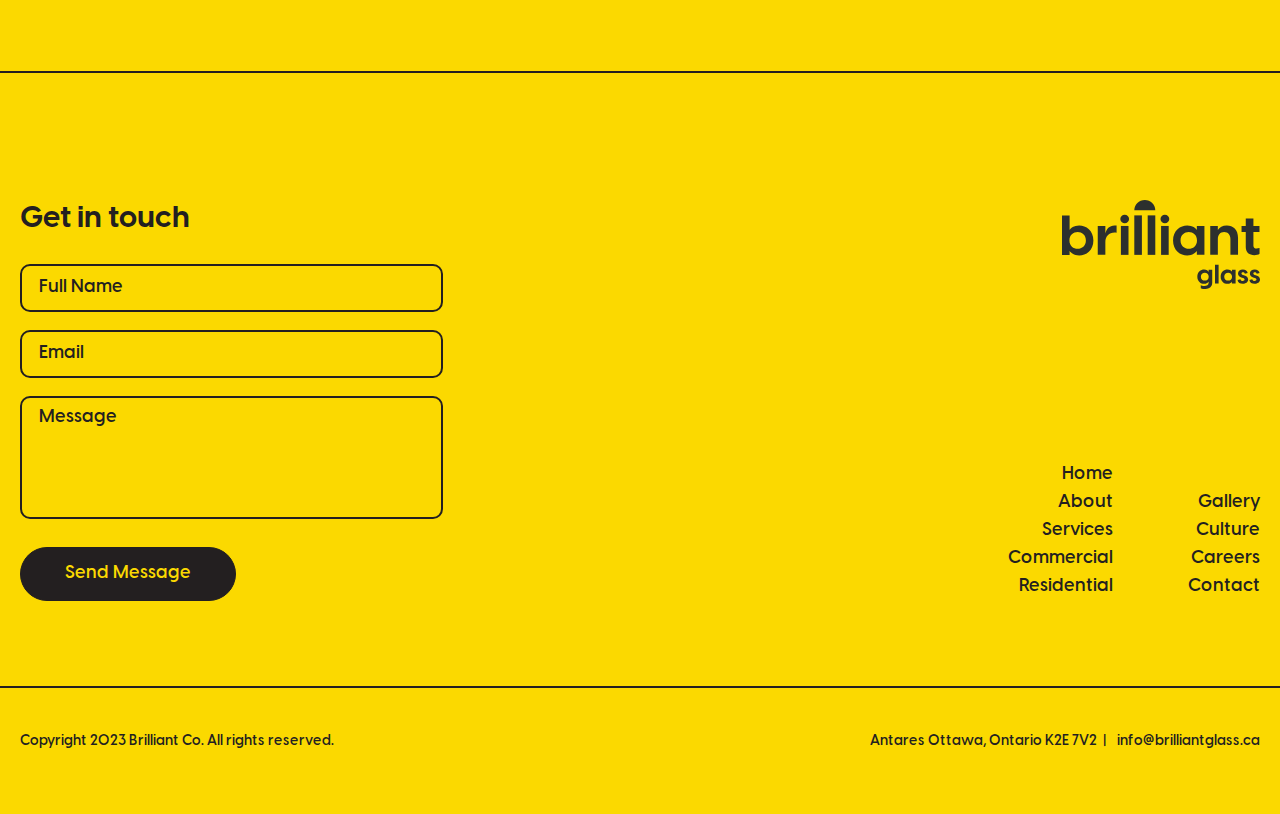
<file: contact.html>
<!DOCTYPE html>
<html lang="en">
    <head>
        <meta charset="utf-8">
        <meta name="viewport" content="width=device-width, minimum-scale=1.0, maximum-scale=1.0, initial-scale=1.0, user-scalable=no">
        <meta name="format-detection" content="telephone=no">
        <title> Brilliant Co | Contact</title>
        <link rel="icon" type="image/x-icon" href="favicon/Favicon.svg">
        <link type="text/css" rel="stylesheet" href="css/slick-theme.min.css">
        <link type="text/css" rel="stylesheet" href="css/slick.min.css">
        <link type="text/css" rel="stylesheet" href="css/swiper-bundle.min.css">
        <link type="text/css" rel="stylesheet" href="css/style.css">
    </head>
    <body>
        <main class="main-wrap">
            <!-- Beginning header section -->
            <header class="main-header-section">
                <div class="common-wrap clear">
                    <div class="header-inner flex-box flex-vertical-align">
                        <div class="logo-wrap">
                            <a href="index.html" class="logo">
                                <img src="svgs/logo.svg" alt="" class="logo-black">
                                <img src="svgs/logo-white.svg" alt="" class="logo-white">
                            </a>
                        </div>
                        <div class="nav-wrap">
                            <div class="nav-inner flex flex-vertical-align">
                                <nav class="main-nav">
                                    <ul>
                                        <li><a href="index.html">Home</a></li>
                                        <li><a href="about.html">About</a></li>
                                        <li>
                                            <a href="services-main.html">Services</a>
                                            <span class="nav-arrow"></span>
                                            <div class="suvnav">
                                                <ul>
                                                    <li><a href="commercial-services.html">Commercial</a></li>
                                                    <li><a href="residential-services.html">Residential</a></li>
                                                </ul>
                                            </div>
                                        </li>
                                        <li><a href="gallery.html">Gallery</a></li>
                                        <li><a href="culture.html">Culture</a></li>
                                        <li><a href="careers.html">Careers</a></li>
                                        <li><a href="contact.html">Contact</a></li>
                                    </ul>
                                </nav>
                                <div class="header-btn">
                                    <a href="https://docs.google.com/forms/d/e/1FAIpQLSd40sAzUj8a_yyrw50zxd5Hf6qUYn1TB32S7llr58v3ISFeOQ/viewform" target="_blank" class="btn bg-yellow"><span>Request a quote</span> <img src="svgs/long-arrow-right.svg" alt=""></a>
                                </div>
                            </div>
                            <div class="hamburger-trigger mobi tab">
                                <div></div>
                            </div>
                        </div>
                    </div>
                </div>
            </header>
            <!-- //End header section -->

            <!-- Beginning main content section -->
            <section class="main-content-wrap header-black">
               
              <div class="contact-hero-wrap">
                  <div class="common-wrap clear">
                      <div class="contact-hero-inner flex">
                          <div class="contact-hero-info">
                              <h1 class="split-heading">Contact us</h1>
                              <p class="fadeIn-from-bottom">When you work with us, you can expect Brilliance. We’re looking forward to hearing from you.</p>
                              <div class="contact-hero-info-btn flex fadeIn-from-bottom">
                                  <a href="https://docs.google.com/forms/d/e/1FAIpQLSd40sAzUj8a_yyrw50zxd5Hf6qUYn1TB32S7llr58v3ISFeOQ/viewform" class="btn bg-black" target="_blank"><span>Request a Quote</span> <img src="svgs/long-arrow-right.svg" alt=""> </a>
                                  <a href="#" class="btn bg-black contact-scroll-btn"><span>Send us a Message</span> <img src="svgs/long-arrow-right.svg" alt=""> </a>
                              </div>
                          </div>
                          <div class="contact-hero-thumb fadeIn-from-bottom">
                              <figure>
                                  <img src="img/contact/hero-thumb.jpg" alt="hero-thumb">
                              </figure>
                              <div class="contact-hero-shape glass-drift-animation">
                                  <figure>
                                      <img src="svgs/Glass-Ball-small.svg" alt="">
                                  </figure>
                              </div>
                          </div>
                      </div>
                  </div>
              </div>
               
               <div class="contact-wrap" id="contact-wrap">
                   <div class="common-wrap clear">
                       <div class="contact-inner flex">
                           <div class="contact-info-area fadeIn-from-bottom">
                               <h4>Put people first. <br>
                                   Build with Brilliance.</h4>
                           </div>
                           <div class="contact-from-area">
                               <h5 class="split-heading">Message us</h5>
                               <form action="#">
                                   <div class="input-row-wrap flex">
                                       <div class="input-row fadeIn-from-bottom">
                                           <input type="text" placeholder="Full Name">
                                       </div>
                                       <div class="input-row fadeIn-from-bottom">
                                           <input type="Number" placeholder="Phone Number">
                                       </div>
                                       <div class="input-row fadeIn-from-bottom">
                                           <input type="email" placeholder="Email Address">
                                       </div>
                                       <div class="input-row fadeIn-from-bottom">
                                           <textarea placeholder="Your message goes here..."></textarea>
                                       </div>
                                       <div class="input-row submit-btn fadeIn-from-bottom">
                                           <input type="submit" value="Send Message">
                                          <div class="btn bg-black"><span>Send Message</span> <img src="svgs/long-arrow-right.svg" alt=""></div>
                                           
                                       </div>
                                   </div>
                               </form>
                           </div>
                       </div>
                   </div>
               </div>
                
            </section>
            <!-- //End main content section -->

            <!-- Beginning footer section-->
            <footer class="main-footer-section">
                <div class="common-wrap clear">
                    <div class="footer-inner flex">
                        <div class="footer-main flex">
                            <div class="footer-newsletter-wrap">
                                <div class="footer-logo mobi">
                                    <a href="index.html"><img src="svgs/footer-logo.svg" alt="footer-logo"></a>
                                </div>
                                <h5>Get in touch</h5>
                                <form action="#">
                                    <div class="input-row-wrap flex">
                                        <div class="input-row">
                                            <input type="text" placeholder="Full Name">
                                        </div>
                                        <div class="input-row">
                                            <input type="email" placeholder="Email">
                                        </div>
                                        <div class="input-row">
                                            <textarea placeholder="Message"></textarea>
                                        </div>
                                        <div class="input-row">
                                            <input type="submit" value="Send Message">
                                            <div class="btn bg-black"><span>Send Message</span> <img src="svgs/long-arrow-right.svg" alt=""></div>
                                        </div>
                                    </div>
                                </form>
                            </div>
                            <div class="footer-content-wrap flex">
                                <div class="footer-logo desk">
                                    <a href="index.html"><img src="svgs/footer-logo.svg" alt="footer-logo"></a>
                                </div>
                                <div class="footer-widget-wrap flex">
                                    <div class="footer-widget">
                                        <ul>
                                            <li><a href="index.html">Home</a></li>
                                            <li><a href="about.html">About</a></li>
                                            <li><a href="services-main.html">Services</a></li>
                                            <li><a href="commercial-services.html">Commercial</a></li>
                                            <li><a href="residential-services.html">Residential</a></li>
                                        </ul>
                                    </div>
                                    <div class="footer-widget">
                                        <ul>
                                            <li><a href="gallery.html">Gallery</a></li>
                                            <li><a href="culture.html">Culture</a></li>
                                            <li><a href="careers.html">Careers</a></li>
                                            <li><a href="contact.html">Contact</a></li>
                                        </ul>
                                    </div>
                                </div>
                            </div>
                        </div>
                        <div class="footer-bottom flex">
                            <div class="footer-copyright">
                                <p>Copyright 2023 Brilliant Co. All rights reserved.</p>
                            </div>
                            <div class="footer-nav">
                                <ul>
                                    <!-- <li><a href="#">Privacy Policy</a></li>
                                    <li><a href="#">Terms of Use</a></li>
                                    <li><a href="#">Site Map</a></li> -->
                                    <li><a href="#">Antares Ottawa, Ontario K2E 7V2</a></li>
                                    <li><a href="mailto:info@brilliantglass.ca">info@brilliantglass.ca</a></li>
                                </ul>
                            </div>
                        </div>
                    </div>
                </div>
            </footer>
            <!-- //End main footer section -->
        </main>
        <script type="text/javascript" src="js/jquery-3.5.1.min.js"></script>
        <script type="text/javascript" src="js/slick.min.js"></script>
        <script type="text/javascript" src="js/swiper-bundle.min.js"></script>
        <script type="text/javascript" src="js/headroom.js"></script>
        <script type="text/javascript" src="js/gsap.min.js"></script>
        <script type="text/javascript" src="js/ScrollTrigger.min.js"></script>
        <script type="text/javascript" src="js/ScrollToPlugin.min.js"></script>
        <script type="text/javascript" src="js/lenis.js"></script>
        <script type="text/javascript" src="js/splitting.min.js"></script>
        <script type="text/javascript" src="js/common-scripts.js" defer></script>
    </body>
</html>
</file>
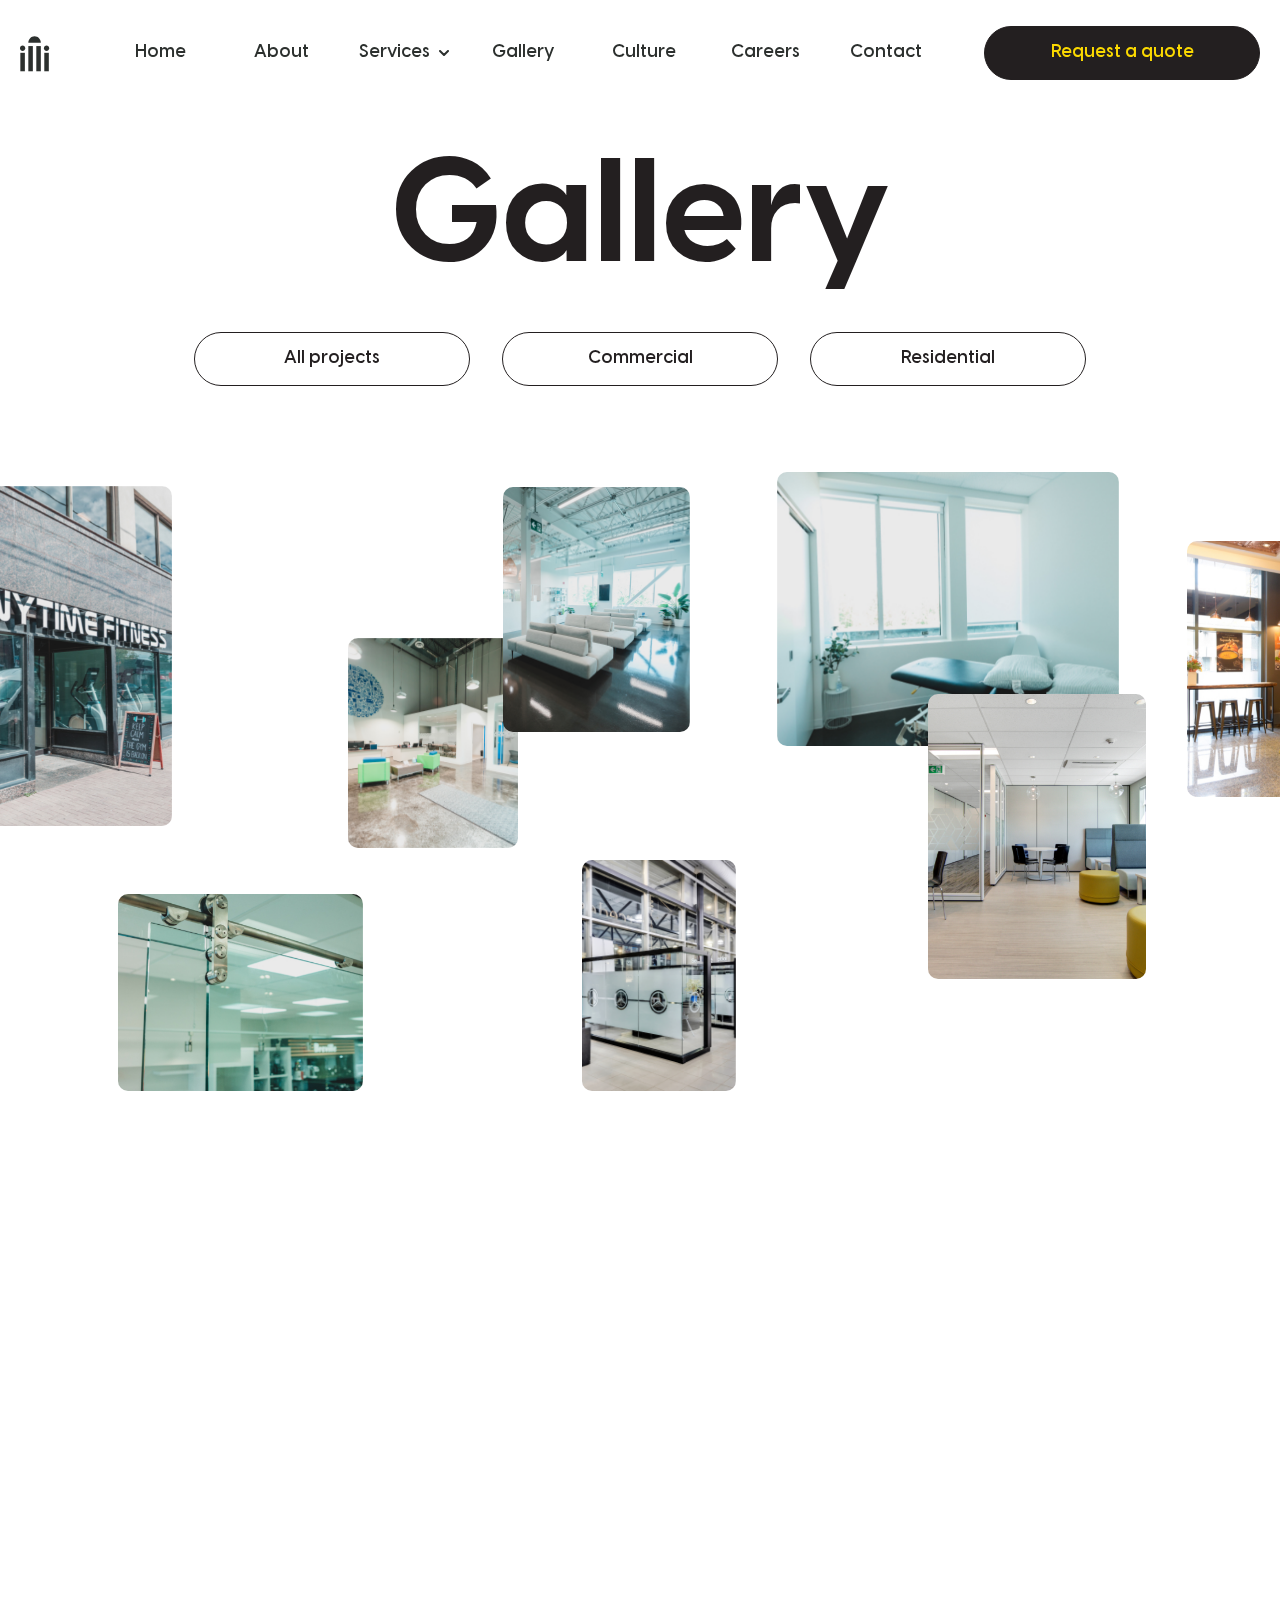
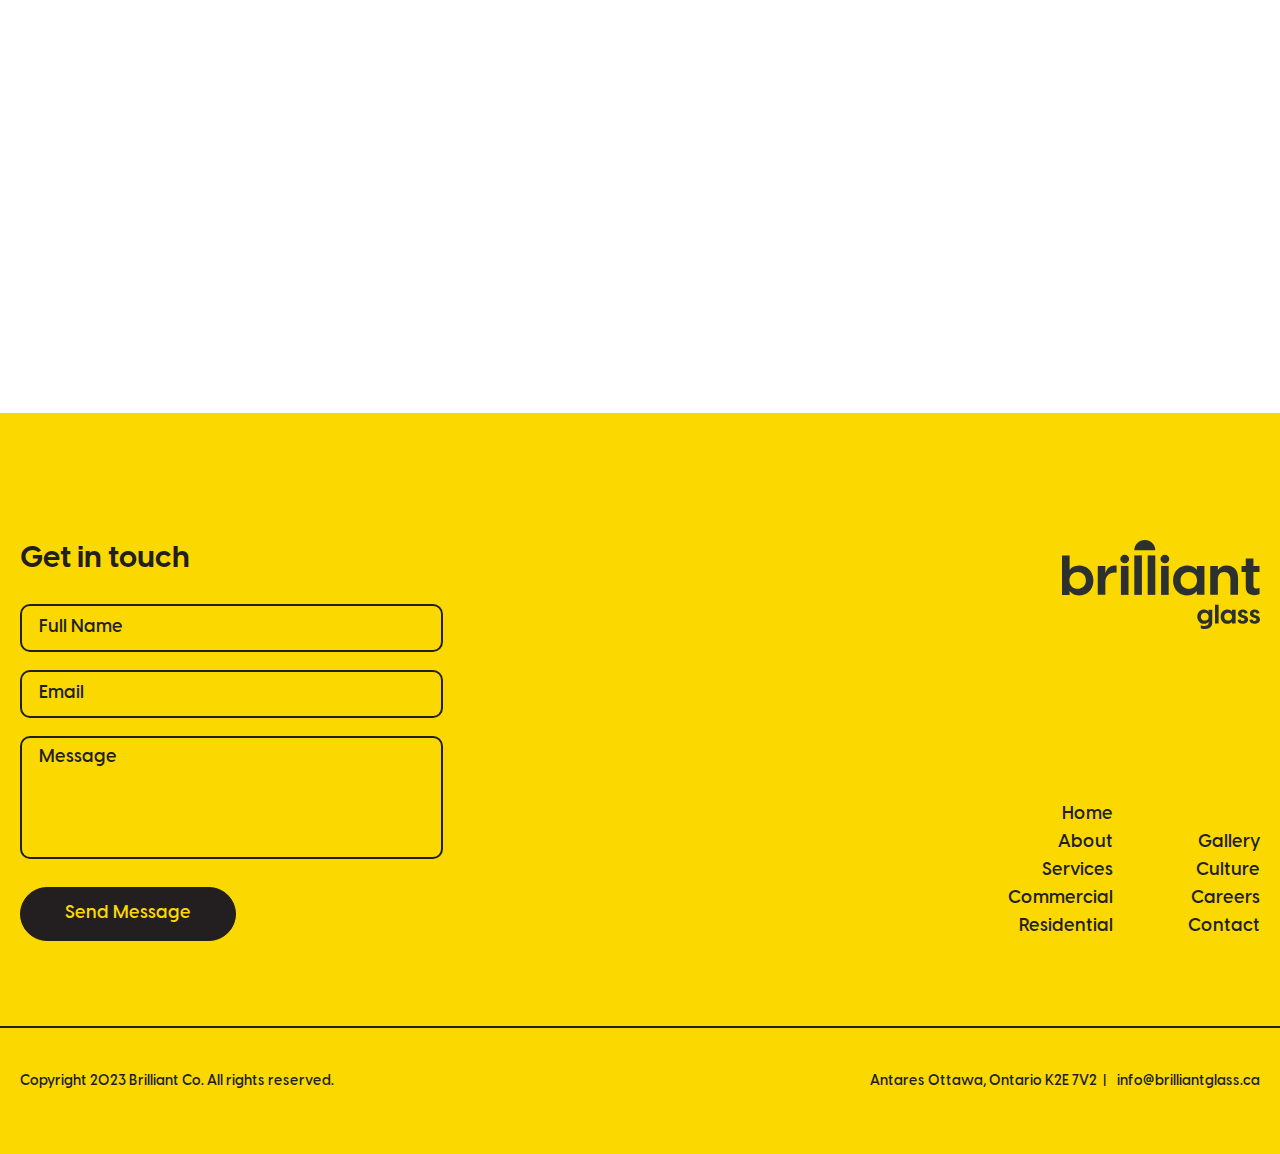
<file: gallery.html>
<!DOCTYPE html>
<html lang="en">

<head>
    <meta charset="utf-8">
    <meta name="viewport" content="width=device-width, minimum-scale=1.0, maximum-scale=1.0, initial-scale=1.0, user-scalable=no">
    <meta name="format-detection" content="telephone=no">
    <title> Brilliant Co | Gallery</title>

    <link rel="icon" type="image/x-icon" href="favicon/Favicon.svg">
    <link type="text/css" rel="stylesheet" href="css/slick-theme.min.css">
    <link type="text/css" rel="stylesheet" href="css/slick.min.css">
    <link type="text/css" rel="stylesheet" href="css/swiper-bundle.min.css">
    <link type="text/css" rel="stylesheet" href="css/style.css">
</head>

<body>
    <main class="main-wrap">
        <!-- Beginning header section -->
        <header class="main-header-section">
            <div class="common-wrap clear">
                <div class="header-inner flex-box flex-vertical-align">
                    <div class="logo-wrap">
                        <a href="index.html" class="logo">
                            <img src="svgs/logo.svg" alt="" class="logo-black">
                            <img src="svgs/logo-white.svg" alt="" class="logo-white">
                        </a>
                    </div>
                    <div class="nav-wrap">
                        <div class="nav-inner flex flex-vertical-align">
                            <nav class="main-nav">
                                <ul>
                                    <li><a href="index.html">Home</a></li>
                                    <li><a href="about.html">About</a></li>
                                    <li>
                                        <a href="services-main.html">Services</a>
                                        <span class="nav-arrow"></span>
                                        <div class="suvnav">
                                            <ul>
                                                <li><a href="commercial-services.html">Commercial</a></li>
                                                <li><a href="residential-services.html">Residential</a></li>
                                            </ul>
                                        </div>
                                    </li>
                                    <li><a href="gallery.html">Gallery</a></li>
                                    <li><a href="culture.html">Culture</a></li>
                                    <li><a href="careers.html">Careers</a></li>
                                    <li><a href="contact.html">Contact</a></li>
                                </ul>
                            </nav>
                            <div class="header-btn">
                                <a href="https://docs.google.com/forms/d/e/1FAIpQLSd40sAzUj8a_yyrw50zxd5Hf6qUYn1TB32S7llr58v3ISFeOQ/viewform" target="_blank" class="btn bg-yellow"><span>Request a quote</span> <img src="svgs/long-arrow-right.svg" alt=""></a>
                            </div>
                        </div>    
                        <div class="hamburger-trigger mobi tab">
                            <div></div>
                        </div>
                    </div>
                </div>
            </div>
        </header>
        <!-- //End header section -->

        <!-- Beginning main content section 
            ==================================== -->
        <section class="main-content-wrap gallery-page header-black">
           
           <div class="gallery-wrap">
               <div class="gallery-inner">
                  <div class="gallery-title flex flex-horizontal-align">
                      <h1 class="split-heading">Gallery</h1>
                      <div class="gallery-btn flex flex-horizontal-align">
                          <a href="commercial-services.html" class="btn bg-outline"><span>All projects</span> <img src="svgs/long-arrow-right.svg" alt=""></a>
                          <a href="commercial-services.html" class="btn bg-outline"><span>Commercial</span> <img src="svgs/long-arrow-right.svg" alt=""></a>
                          <a href="residential-services.html" class="btn bg-outline"><span>Residential</span> <img src="svgs/long-arrow-right.svg" alt=""></a>
                      </div>
                  </div>
                   <div class="gallery-item-wrap" id="gallery-item-wrap">
                       <a href="#" class="gallery-item">
                           <img src="img/gallery/anytime-fitness-gallery.jpg" alt="">
                       </a>
                       <a href="#" class="gallery-item">
                           <img src="img/gallery/citron-gallery-image.jpg" alt="">
                       </a>
                       <a href="#" class="gallery-item">
                           <img src="img/gallery/gallery-image.jpg" alt="">
                       </a>
                       <a href="#" class="gallery-item">
                           <img src="img/gallery/gallery-image-2.jpg" alt="">
                       </a>
                       <a href="#" class="gallery-item">
                           <img src="img/gallery/gallery-photo.jpg" alt="">
                       </a>
                       <a href="#" class="gallery-item">
                           <img src="img/gallery/glass-door-gallery.jpg" alt="">
                       </a>
                       <a href="#" class="gallery-item">
                           <img src="img/gallery/mercedes-gallery.jpg" alt="">
                       </a>
                       <a href="#" class="gallery-item">
                           <img src="img/gallery/sir-leonard-building-gallery.jpg" alt="">
                       </a>
                   </div>
                   <div class="gallery-popup-wrap">
                       <div class="common-wrap clear">
                           <div class="gallery-popup-inner">
                               <div class="gallery-popup-item-wrap">
                                   <div class="gallery-popup-item" id="gallery1">
                                       <figure>
                                        <img src="img/gallery/anytime-fitness-gallery.jpg" alt="">
                                       </figure>
                                   </div>
                                   <div class="gallery-popup-item" id="gallery2">
                                       <figure>
                                        <img src="img/gallery/citron-gallery-image.jpg" alt="">
                                       </figure>
                                   </div>
                                   <div class="gallery-popup-item" id="gallery3">
                                       <figure>
                                        <img src="img/gallery/gallery-image.jpg" alt="">
                                       </figure>
                                   </div>
                                   <div class="gallery-popup-item" id="gallery4">
                                       <figure>
                                        <img src="img/gallery/gallery-image-2.jpg" alt="">
                                       </figure>
                                   </div>
                                   <div class="gallery-popup-item" id="gallery5">
                                       <figure>
                                        <img src="img/gallery/gallery-photo.jpg" alt="">
                                       </figure>
                                   </div>
                                   <div class="gallery-popup-item" id="gallery6">
                                       <figure>
                                        <img src="img/gallery/glass-door-gallery.jpg" alt="">
                                       </figure>
                                   </div>
                                   <div class="gallery-popup-item" id="gallery7">
                                       <figure>
                                        <img src="img/gallery/mercedes-gallery.jpg" alt="">
                                       </figure>
                                   </div>
                                   <div class="gallery-popup-item" id="gallery8">
                                       <figure>
                                        <img src="img/gallery/sir-leonard-building-gallery.jpg" alt="">
                                       </figure>
                                   </div>
                               </div>
                               <div class="gallery-popup-navigator">
                                   <div class="slick-counter"><span class="current">1</span>/<span class="total">8</span></div>
                                   <div class="gallery-popup-arrow">
                                       <div class="popup-arrow-prev popup-arrow">
                                           <img src="svgs/slider-arrow.svg" alt="">
                                       </div>
                                       <div class="popup-arrow-next popup-arrow">
                                           <img src="svgs/slider-arrow.svg" alt="">
                                       </div>
                                   </div>
                                   <div class="gallery-popup-title-wrap">
                                       <div class="gallery-popup-title">
                                           <h5>Appollo Property Management</h5>
                                           <span>Property Manager</span>
                                       </div>
                                       <div class="gallery-popup-title">
                                           <h5>Appollo Property Management</h5>
                                           <span>Property Manager</span>
                                       </div>
                                       <div class="gallery-popup-title">
                                           <h5>Appollo Property Management</h5>
                                           <span>Property Manager</span>
                                       </div>
                                       <div class="gallery-popup-title">
                                           <h5>Appollo Property Management</h5>
                                           <span>Property Manager</span>
                                       </div>
                                       <div class="gallery-popup-title">
                                           <h5>Appollo Property Management</h5>
                                           <span>Property Manager</span>
                                       </div>
                                       <div class="gallery-popup-title">
                                           <h5>Appollo Property Management</h5>
                                           <span>Property Manager</span>
                                       </div>
                                       <div class="gallery-popup-title">
                                           <h5>Appollo Property Management</h5>
                                           <span>Property Manager</span>
                                       </div>
                                       <div class="gallery-popup-title">
                                           <h5>Appollo Property Management</h5>
                                           <span>Property Manager</span>
                                       </div>
                                   </div>
                               </div>
                           </div>
                       </div>
                   </div>
               </div>
           </div>
           
           <div class="left-right-wrap">
                <div class="common-wrap clear">
                    <div class="left-right-inner flex-box flex-vertical-align">
                        <div class="left-thumb fadeIn-from-bottom">
                            <figure>
                                <img src="img/gallery/image.png" alt="">
                            </figure>
                            <div class="left-glass-shape glass-drift-animation">
                                <img src="svgs/Glass-Ball-small.svg" alt="">
                            </div>
                        </div>
                        <div class="right-content-wrap">
                            <h2 class="split-heading">Connect with<br> our team</h2>
                            <p class="fadeIn-from-bottom">We believe that Brilliance comes in all shapes and forms — but when it’s there, it’s impossible to miss. Let’s connect and make your project Brilliant.</p>
                            <div class="right-content-btn fadeIn-from-bottom">
                                <a href="#" class="btn bg-yellow"><span>Send us a message</span> <img src="svgs/long-arrow-right.svg" alt=""></a>
                            </div>
                        </div>
                    </div>
                </div>
            </div>
            
            
        </section>
        <!-- //End main content section -->

        <!-- Beginning footer section-->
        <footer class="main-footer-section">
            <div class="common-wrap clear">
                <div class="footer-inner flex">
                    <div class="footer-main flex">
                        <div class="footer-newsletter-wrap">
                            <div class="footer-logo mobi">
                                <a href="index.html"><img src="svgs/footer-logo.svg" alt="footer-logo"></a>
                            </div>
                            <h5>Get in touch</h5>
                            <form action="#">
                                <div class="input-row-wrap flex">
                                    <div class="input-row">
                                        <input type="text" placeholder="Full Name">
                                    </div>
                                    <div class="input-row">
                                        <input type="email" placeholder="Email">
                                    </div>
                                    <div class="input-row">
                                        <textarea placeholder="Message"></textarea>
                                    </div>
                                    <div class="input-row">
                                        <input type="submit" value="Send Message">
                                        <div class="btn bg-black"><span>Send Message</span> <img src="svgs/long-arrow-right.svg" alt=""></div>
                                    </div>
                                </div>
                            </form>
                        </div>
                        <div class="footer-content-wrap flex">
                            <div class="footer-logo desk">
                                <a href="index.html"><img src="svgs/footer-logo.svg" alt="footer-logo"></a>
                            </div>
                            <div class="footer-widget-wrap flex">
                                <div class="footer-widget">
                                    <ul>
                                        <li><a href="index.html">Home</a></li>
                                        <li><a href="about.html">About</a></li>
                                        <li><a href="services-main.html">Services</a></li>
                                        <li><a href="commercial-services.html">Commercial</a></li>
                                        <li><a href="residential-services.html">Residential</a></li>
                                    </ul>
                                </div>
                                <div class="footer-widget">
                                    <ul>
                                        <li><a href="gallery.html">Gallery</a></li>
                                        <li><a href="culture.html">Culture</a></li>
                                        <li><a href="careers.html">Careers</a></li>
                                        <li><a href="contact.html">Contact</a></li>
                                    </ul>
                                </div>
                            </div>
                        </div>
                    </div>
                    <div class="footer-bottom flex">
                        <div class="footer-copyright">
                            <p>Copyright 2023 Brilliant Co. All rights reserved.</p>
                        </div>
                        <div class="footer-nav">
                            <ul>
                                <!-- <li><a href="#">Privacy Policy</a></li>
                                <li><a href="#">Terms of Use</a></li>
                                <li><a href="#">Site Map</a></li> -->
                                <li><a href="#">Antares Ottawa, Ontario K2E 7V2</a></li>
                                <li><a href="mailto:info@brilliantglass.ca">info@brilliantglass.ca</a></li>
                            </ul>
                        </div>
                    </div>
                </div>
            </div>
        </footer>
        <!-- //End main footer section -->
    </main>

    <script type="text/javascript" src="js/jquery-3.5.1.min.js"></script>
    <script type="text/javascript" src="js/slick.min.js"></script>
    <script type="text/javascript" src="js/swiper-bundle.min.js"></script>
    <script type="text/javascript" src="js/headroom.js"></script>
    <script type="text/javascript" src="js/gsap.min.js"></script>
    <script type="text/javascript" src="js/ScrollTrigger.min.js"></script>
    <script type="text/javascript" src="js/ScrollToPlugin.min.js"></script>
    <script type="text/javascript" src="js/lenis.js"></script>
    <script type="text/javascript" src="js/splitting.min.js"></script>
    <script type="text/javascript" src="js/common-scripts.js" defer></script>
</body>

</html>
</file>
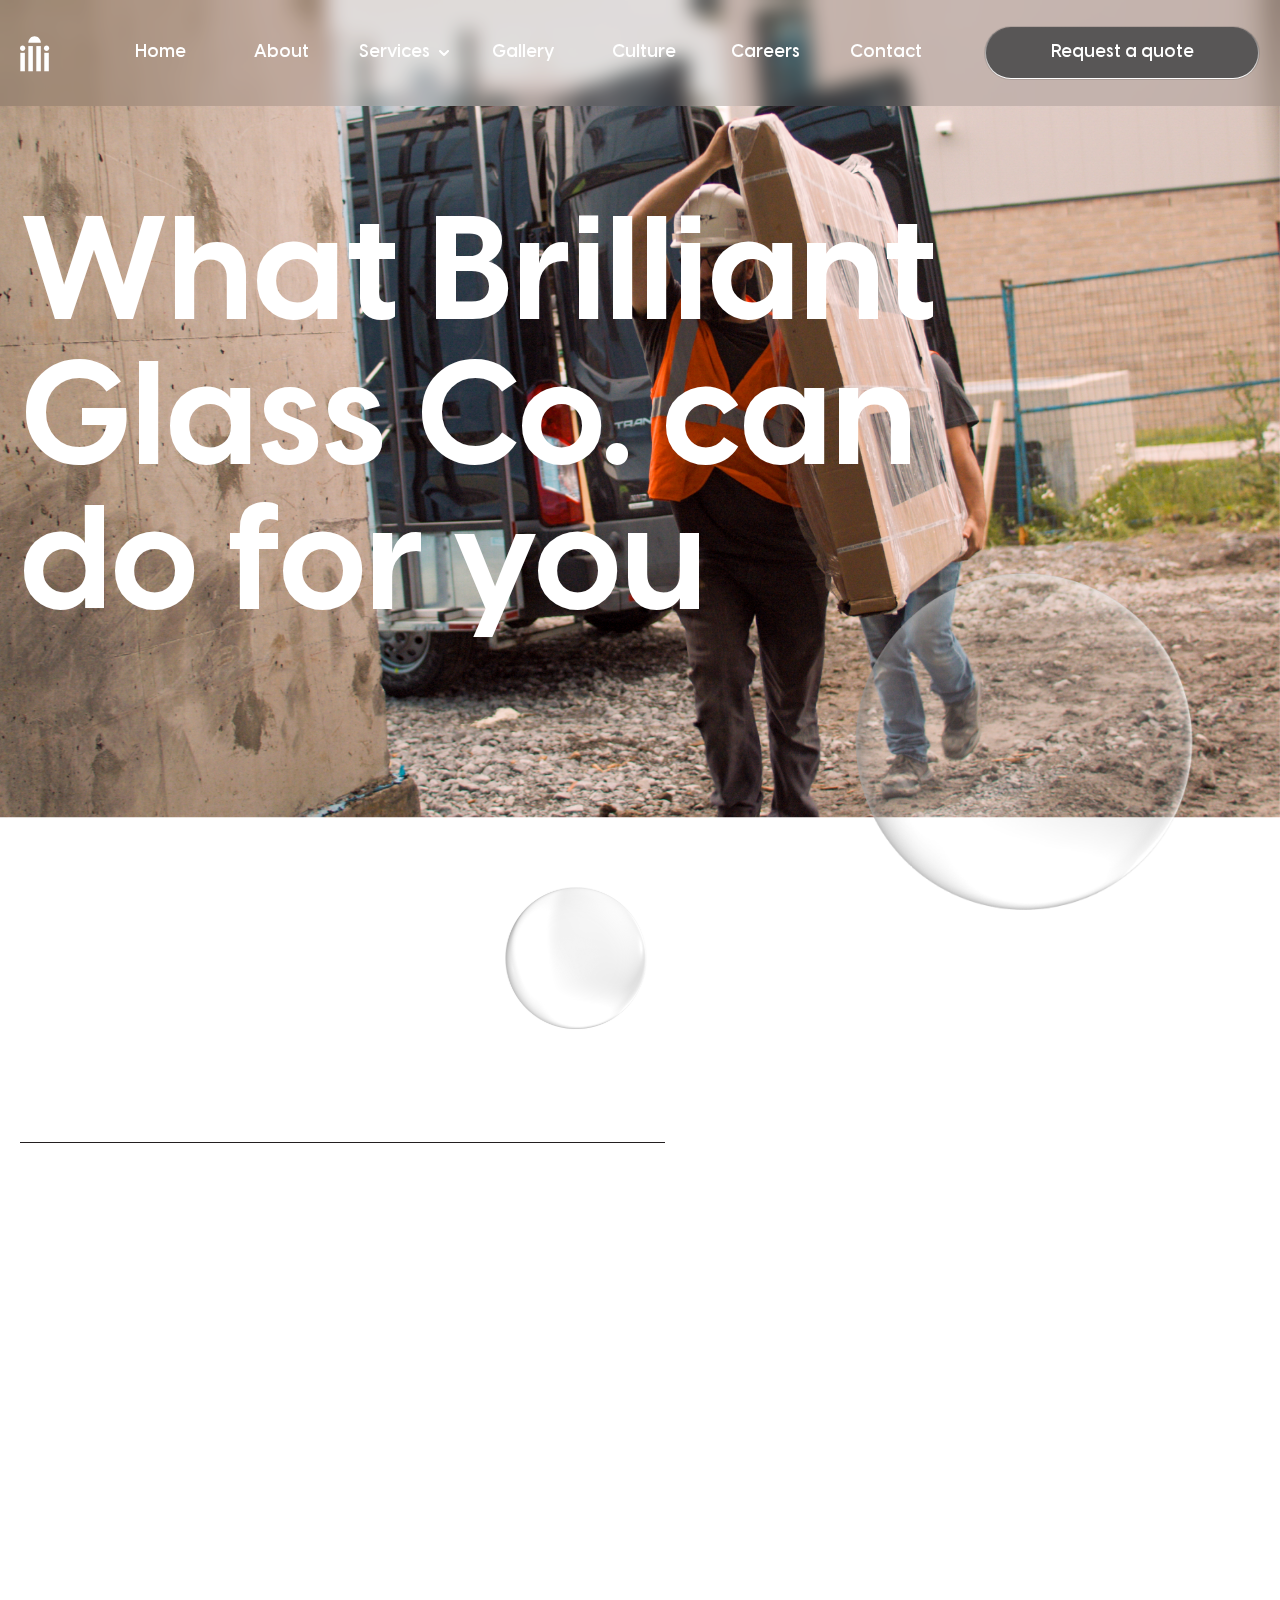
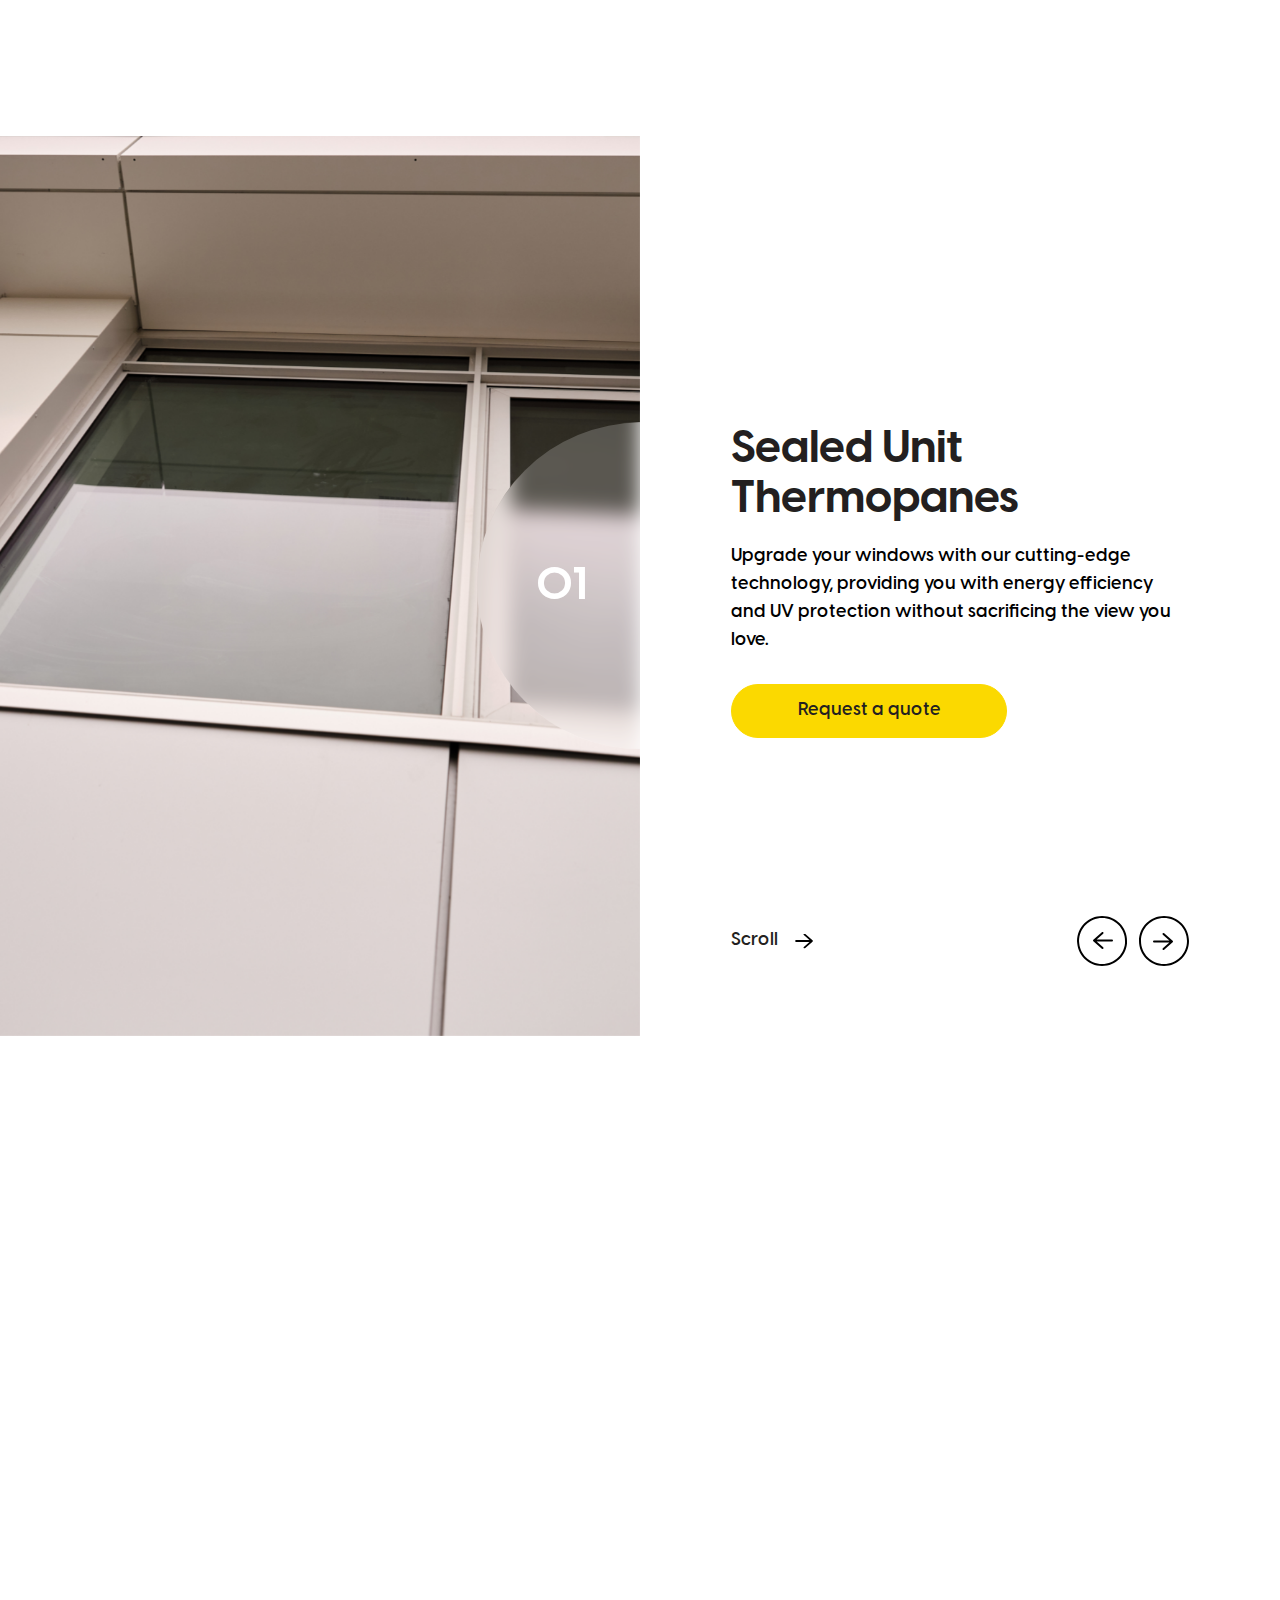
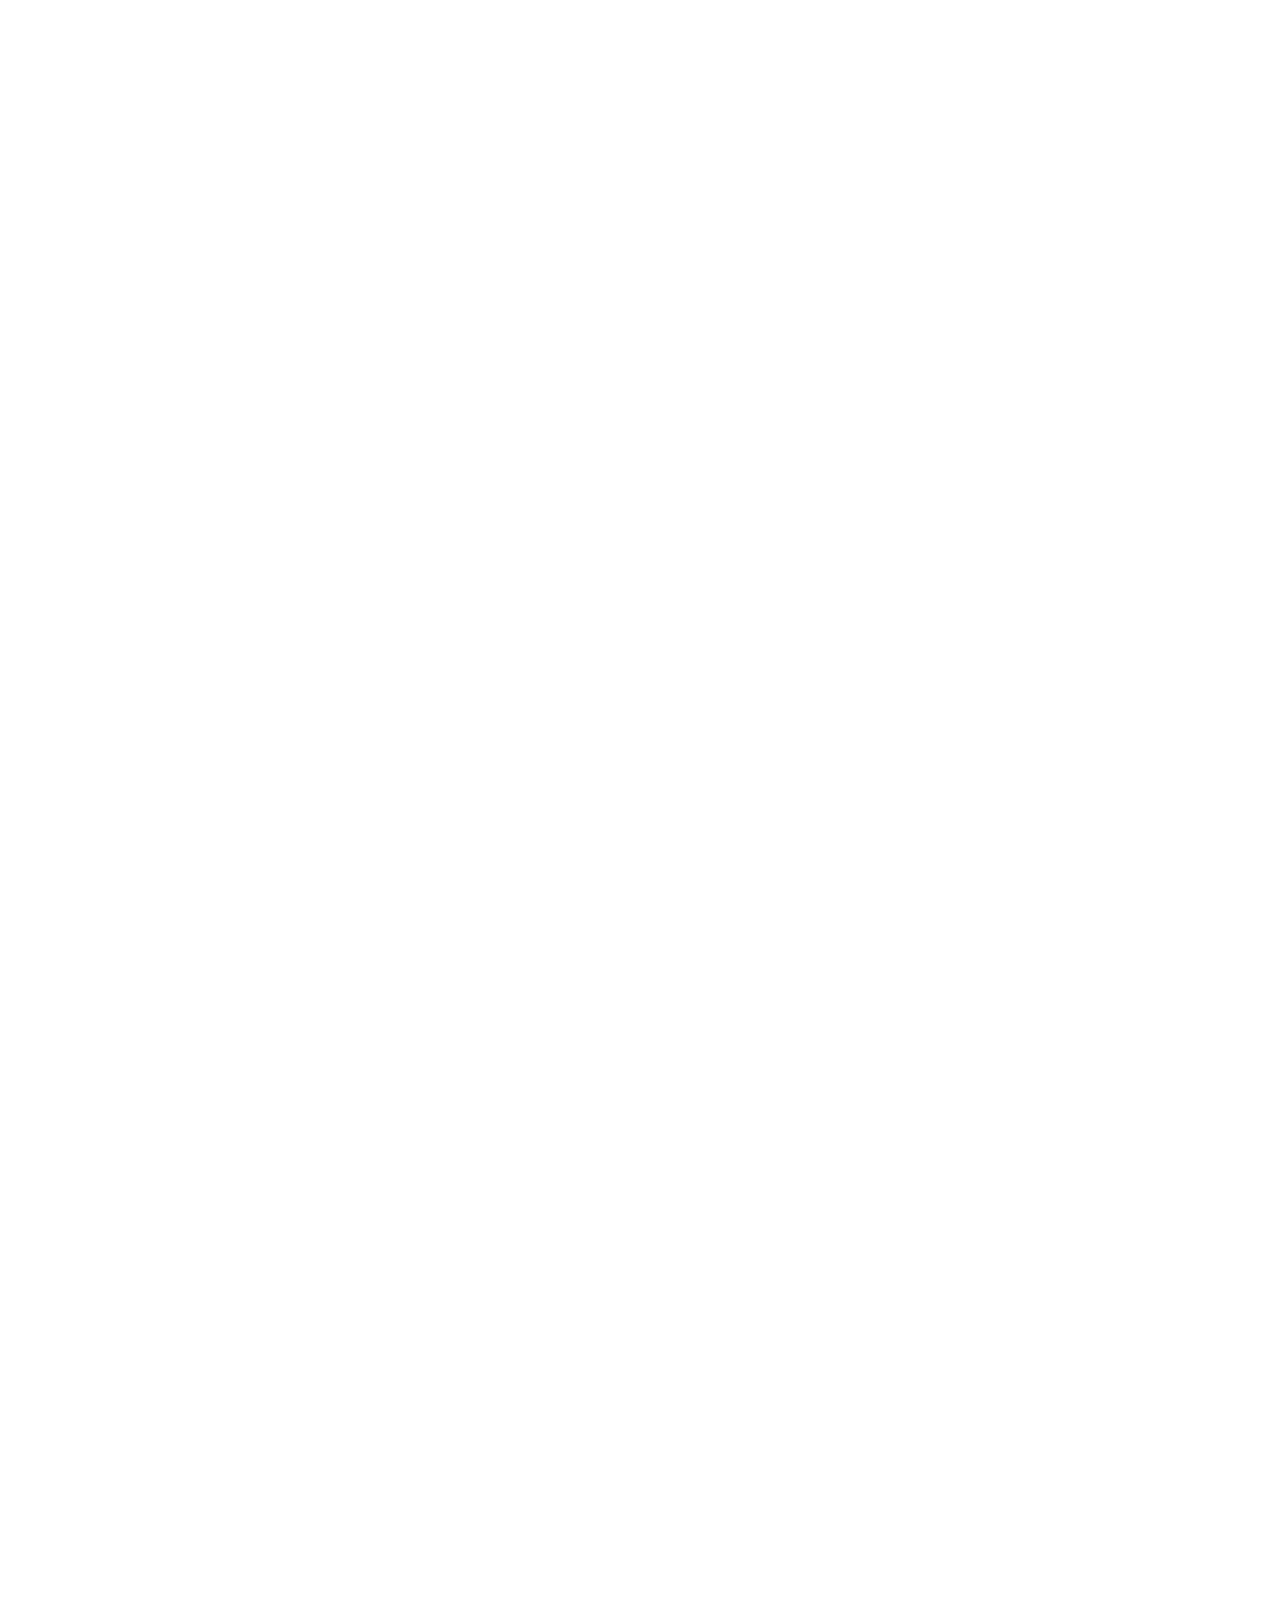
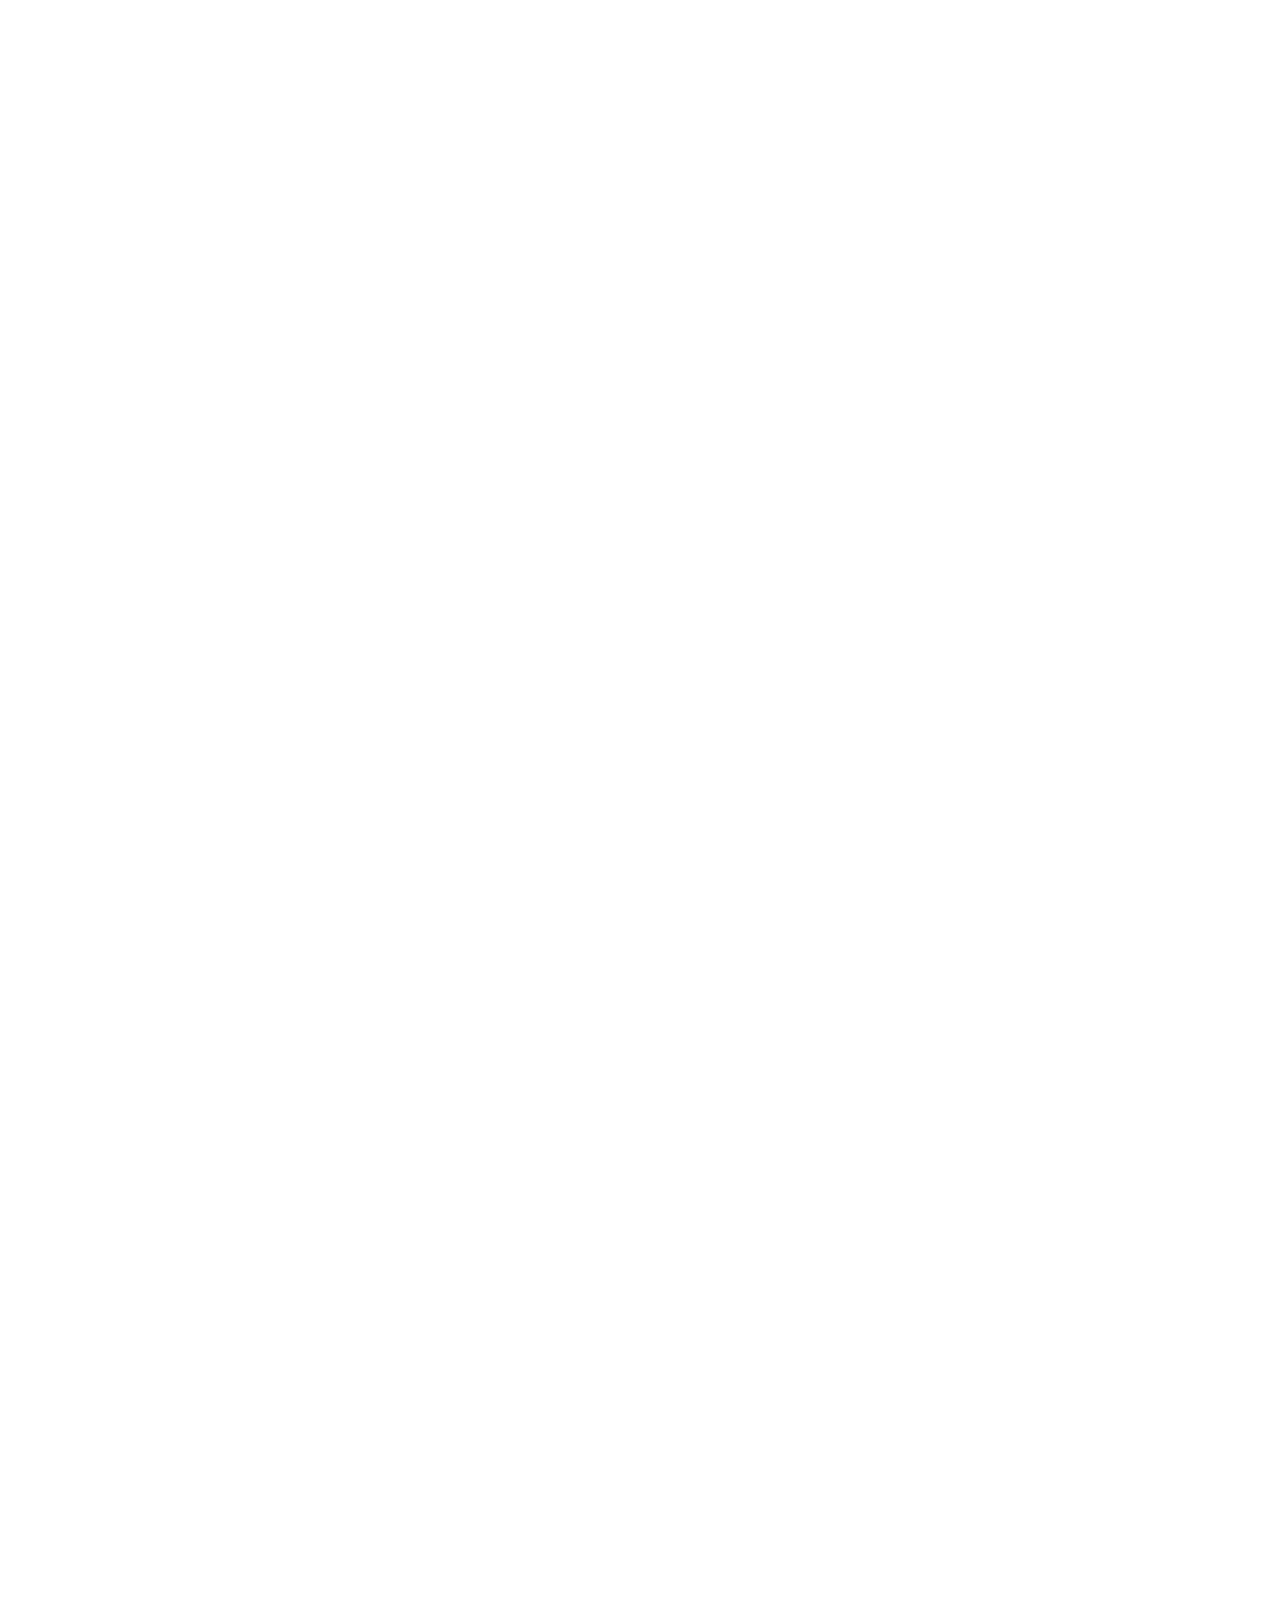
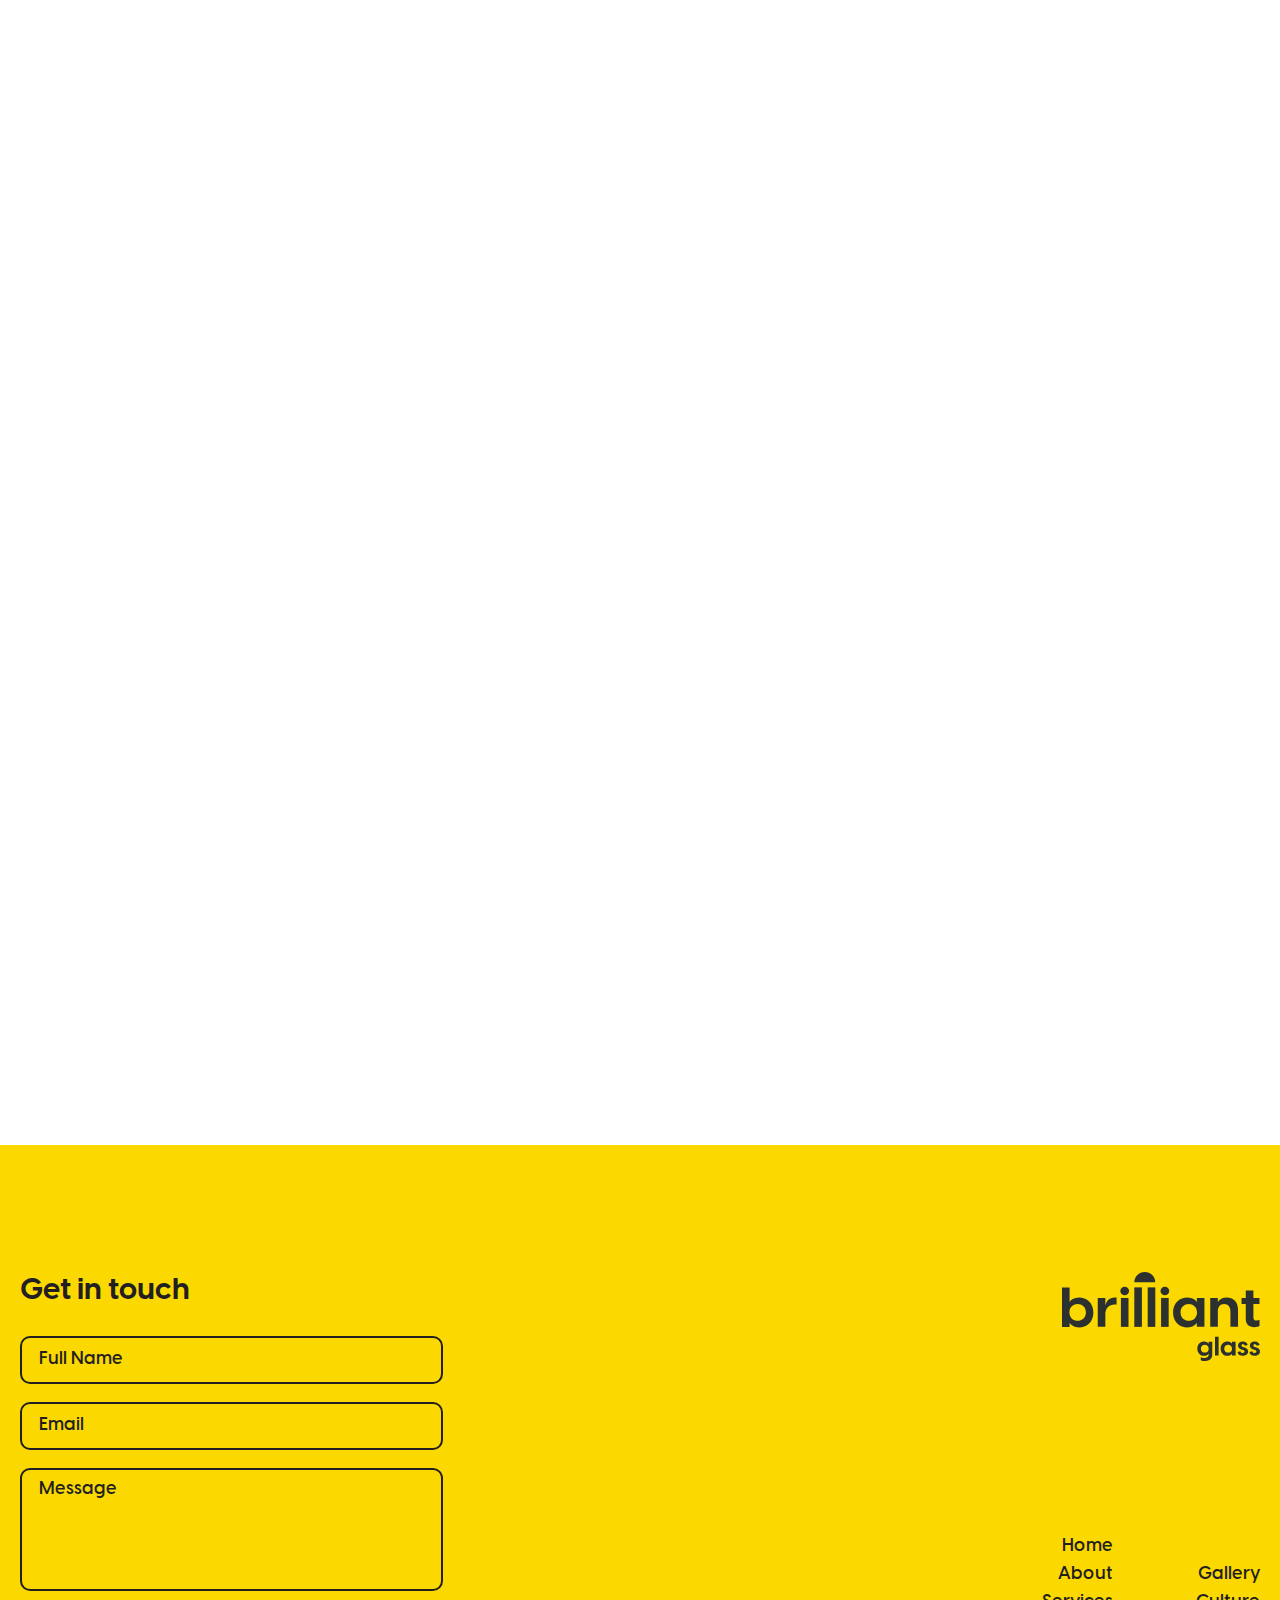
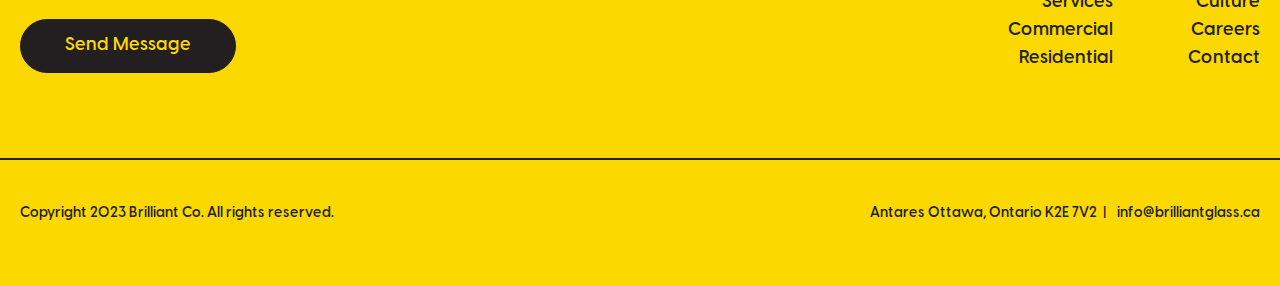
<file: residential-services.html>
<!DOCTYPE html>
<html lang="en">

<head>
    <meta charset="utf-8">
    <meta name="viewport" content="width=device-width, minimum-scale=1.0, maximum-scale=1.0, initial-scale=1.0, user-scalable=no">
    <meta name="format-detection" content="telephone=no">
    <title> Brilliant Co | Residential Services</title>

    <link rel="icon" type="image/x-icon" href="favicon/Favicon.svg">
    <link type="text/css" rel="stylesheet" href="css/slick-theme.min.css">
    <link type="text/css" rel="stylesheet" href="css/slick.min.css">
    <link type="text/css" rel="stylesheet" href="css/swiper-bundle.min.css">
    <link type="text/css" rel="stylesheet" href="css/style.css">
</head>

<body>
    <main class="main-wrap">
        <!-- Beginning header section -->
        <header class="main-header-section">
            <div class="common-wrap clear">
                <div class="header-inner flex-box flex-vertical-align">
                    <div class="logo-wrap">
                        <a href="index.html" class="logo">
                            <img src="svgs/logo.svg" alt="" class="logo-black">
                            <img src="svgs/logo-white.svg" alt="" class="logo-white">
                        </a>
                    </div>
                    <div class="nav-wrap">
                        <div class="nav-inner flex flex-vertical-align">
                            <nav class="main-nav">
                                <ul>
                                    <li><a href="index.html">Home</a></li>
                                    <li><a href="about.html">About</a></li>
                                    <li>
                                        <a href="services-main.html">Services</a>
                                        <span class="nav-arrow"></span>
                                        <div class="suvnav">
                                            <ul>
                                                <li><a href="commercial-services.html">Commercial</a></li>
                                                <li><a href="residential-services.html">Residential</a></li>
                                            </ul>
                                        </div>
                                    </li>
                                    <li><a href="gallery.html">Gallery</a></li>
                                    <li><a href="culture.html">Culture</a></li>
                                    <li><a href="careers.html">Careers</a></li>
                                    <li><a href="contact.html">Contact</a></li>
                                </ul>
                            </nav>
                            <div class="header-btn">
                                <a href="https://docs.google.com/forms/d/e/1FAIpQLSd40sAzUj8a_yyrw50zxd5Hf6qUYn1TB32S7llr58v3ISFeOQ/viewform" target="_blank" class="btn bg-yellow"><span>Request a quote</span> <img src="svgs/long-arrow-right-white.svg" alt=""></a>
                            </div>
                        </div>
                        <div class="hamburger-trigger mobi tab">
                            <div></div>
                        </div>
                    </div>
                </div>
            </div>
        </header>
        <!-- //End header section -->

        <!-- Beginning main content section 
            ==================================== -->
        <section class="main-content-wrap secondary-header commercial-page">
            
            <div class="secondary-hero-wrap has-text-anim">
                <div class="secondary-hero-bg">
                    <figure>
                        <img src="img/residential/hero-men-lifting-window.jpg" alt="hero-bg">
                    </figure>
                </div>
                <div class="common-wrap clear">
                    <div class="secondary-hero-inner flex">
                        <h1 class="split-heading">What Brilliant Glass Co. can do for you</h1>
                    </div>
                </div>
                <div class="secondary-hero-bubble fadeIn-from-bottom glass-drift-animation">
                    <img src="img/services/Glass-Ball.png" alt="Glass-Ball">
                </div>
            </div>

            <div class="service-skip-links-section has-text-anim">
                <div class="common-wrap clear">
                    <div class="service-skip-links-inner flex">
                        <div class="service-skip-bubble-one glass-drift-animation">
                            <img src="svgs/Glass-Ball.svg" alt="">
                        </div>
                        <div class="service-skip-links-main">
                            <h4 class="split-heading">Residential Services</h4>
                            <ul>
                                <li class="fadeIn-from-bottom"><a href="#">Sealed Unit Thermopanes</a></li>
                                <li class="fadeIn-from-bottom"><a href="#">Windows, Doors, Stairs &amp; Railings</a></li>
                                <li class="fadeIn-from-bottom"><a href="#">Mirrors</a></li>
                                <li class="fadeIn-from-bottom"><a href="#">Showers</a></li>
                            </ul>
                        </div>  
                        <div class="service-skip-bubble-two fadeIn-from-bottom glass-drift-animation">
                            <img src="svgs/Glass-Ball.svg" alt="">
                        </div>
                    </div>
                </div>
            </div>

            <div class="services-slider-section js-h-slider h-slider h-slider--desktop" id="services-slider-section">
                <div class="services-slider-item flex h-slider__item" id="desk-slide-1">
                    <div class="h-slider-card">
                        <div class="services-slider-item-thumb">
                            <figure>
                                <img src="img/residential/1-sealedunit.jpg" alt="slider-thumb">
                            </figure>
                            <div class="blur-circle">
                            </div>
                        </div>
                        <div class="services-slider-content-wrap flex h-slider-card__body">
                            <div class="services-slider-content">
                                <h4>Sealed Unit Thermopanes</h4>
                                <p>Upgrade your windows with our cutting-edge technology, providing you with energy efficiency and UV protection without sacrificing the view you love.</p>
                                <a href="https://docs.google.com/forms/d/e/1FAIpQLSd40sAzUj8a_yyrw50zxd5Hf6qUYn1TB32S7llr58v3ISFeOQ/viewform" class="btn bg-yellow" target="_blank">
                                    <span>Request a quote</span>
                                    <img src="svgs/long-arrow-right.svg" alt="">
                                </a>
                            </div>
                            <div class="services-slider-arrow-wrap flex">
                                <a href="#desk-slide-2" class="js-anchor">Scroll</a>
                                <div class="slider-arrows flex">
                                    <div class="slider-arrow slider-arrow-left services-slider-prev">
                                        <img src="svgs/slider-arrow.svg" alt="slider-arrow">
                                    </div>
                                    <div class="slider-arrow slider-arrow-right services-slider-next">
                                        <img src="svgs/slider-arrow.svg" alt="slider-arrow">
                                    </div>
                                </div>
                            </div>
                        </div>
                    </div>
                </div>
                <div class="services-slider-item flex h-slider__item" id="desk-slide-2">
                    <div class="h-slider-card">
                        <div class="services-slider-item-thumb">
                            <figure>
                                <img src="img/residential/2-stairs.jpg" alt="slider-thumb">
                            </figure>
                            <div class="blur-circle">
                            </div>
                        </div>
                        <div class="services-slider-content-wrap flex h-slider-card__body">
                            <div class="services-slider-content">
                                <h4>Windows, Doors, Stairs &amp; Railings</h4>
                                <p>Whether you’re looking for a replacement or a repair, we’ve got your back — from defogging windows and weather stripping to new locks and handles.</p>
                                <a href="https://docs.google.com/forms/d/e/1FAIpQLSd40sAzUj8a_yyrw50zxd5Hf6qUYn1TB32S7llr58v3ISFeOQ/viewform" class="btn bg-yellow" target="_blank">
                                    <span>Request a quote</span>
                                    <img src="svgs/long-arrow-right.svg" alt="">
                                </a>
                            </div>
                            <div class="services-slider-arrow-wrap flex">
                                <a href="#desk-slide-3" class="js-anchor">Scroll</a>
                                <div class="slider-arrows flex">
                                    <div class="slider-arrow slider-arrow-left services-slider-prev">
                                        <img src="svgs/slider-arrow.svg" alt="slider-arrow">
                                    </div>
                                    <div class="slider-arrow slider-arrow-right services-slider-next">
                                        <img src="svgs/slider-arrow.svg" alt="slider-arrow">
                                    </div>
                                </div>
                            </div>
                        </div>
                    </div>
                </div>
                <div class="services-slider-item flex h-slider__item" id="desk-slide-3">
                    <div class="h-slider-card">
                        <div class="services-slider-item-thumb">
                            <figure>
                                <img src="img/residential/3-mirrors.jpg" alt="slider-thumb">
                            </figure>
                            <div class="blur-circle">
                            </div>
                        </div>
                        <div class="services-slider-content-wrap flex h-slider-card__body">
                            <div class="services-slider-content">
                                <h4>Mirrors</h4>
                                <p>Our custom-cut sizes, edge work and framing will breathe new life into your space, bringing elegance and functionality to your home.</p>
                                <a href="https://docs.google.com/forms/d/e/1FAIpQLSd40sAzUj8a_yyrw50zxd5Hf6qUYn1TB32S7llr58v3ISFeOQ/viewform" class="btn bg-yellow" target="_blank">
                                    <span>Request a quote</span>
                                    <img src="svgs/long-arrow-right.svg" alt="">
                                </a>
                            </div>
                            <div class="services-slider-arrow-wrap flex">
                                <a href="#desk-slide-4" class="js-anchor">Scroll</a>
                                <div class="slider-arrows flex">
                                    <div class="slider-arrow slider-arrow-left services-slider-prev">
                                        <img src="svgs/slider-arrow.svg" alt="slider-arrow">
                                    </div>
                                    <div class="slider-arrow slider-arrow-right services-slider-next">
                                        <img src="svgs/slider-arrow.svg" alt="slider-arrow">
                                    </div>
                                </div>
                            </div>
                        </div>
                    </div>
                </div>
                <div class="services-slider-item flex h-slider__item" id="desk-slide-4">
                    <div class="h-slider-card">
                        <div class="services-slider-item-thumb">
                            <figure>
                                <img src="img/residential/4-shower.jpg" alt="slider-thumb">
                            </figure>
                            <div class="blur-circle">
                            </div>
                        </div>
                        <div class="services-slider-content-wrap flex h-slider-card__body">
                            <div class="services-slider-content">
                                <h4>Showers</h4>
                                <p>Experience pure luxury with our glass showers, customizable to your tastes or kit-based.</p>
                                <a href="https://docs.google.com/forms/d/e/1FAIpQLSd40sAzUj8a_yyrw50zxd5Hf6qUYn1TB32S7llr58v3ISFeOQ/viewform" class="btn bg-yellow" target="_blank">
                                    <span>Request a quote</span>
                                    <img src="svgs/long-arrow-right.svg" alt="">
                                </a>
                            </div>
                            <div class="services-slider-arrow-wrap flex">
                                <!--<a href="#">Scroll</a>-->
                                <div class="slider-arrows flex">
                                    <div class="slider-arrow slider-arrow-left services-slider-prev">
                                        <img src="svgs/slider-arrow.svg" alt="slider-arrow">
                                    </div>
                                    <div class="slider-arrow slider-arrow-right services-slider-next">
                                        <img src="svgs/slider-arrow.svg" alt="slider-arrow">
                                    </div>
                                </div>
                            </div>
                        </div>
                    </div>
                </div>
            </div>
            <div class="services-slider-section js-hm-slider h-slider h-slider--mobile has-text-anim" id="services-slider-section">
                <div class="services-slider-item flex h-slider__item">
                    <div class="h-slider-card">
                        <div class="services-slider-item-thumb">
                            <figure>
                                <img src="img/residential/1-sealedunit.jpg" alt="slider-thumb">
                            </figure>
                            <div class="blur-circle">
                            </div>
                        </div>
                    </div>
                </div>
                <div class="services-slider-item flex h-slider__item" id="mobi-slide-1">
                    <div class="h-slider-card h-slider-card--second">
                        <div class="services-slider-content-wrap flex h-slider-card__body">
                            <div class="services-slider-content">
                                <h4>Sealed Unit Thermopanes</h4>
                                <p>Upgrade your windows with our cutting-edge technology, providing you with energy efficiency and UV protection without sacrificing the view you love.</p>
                                <a href="https://docs.google.com/forms/d/e/1FAIpQLSd40sAzUj8a_yyrw50zxd5Hf6qUYn1TB32S7llr58v3ISFeOQ/viewform" class="btn bg-yellow" target="_blank">
                                    <span>Request a quote</span>
                                    <img src="svgs/long-arrow-right.svg" alt="">
                                </a>
                            </div>
                            <div class="services-slider-arrow-wrap flex">
                                <a href="#mobi-slide-2" class="js-anchor">Scroll</a>
                                <div class="slider-arrows flex">
                                    <div class="slider-arrow slider-arrow-left services-slider-prev">
                                        <img src="svgs/slider-arrow.svg" alt="slider-arrow">
                                    </div>
                                    <div class="slider-arrow slider-arrow-right services-slider-next">
                                        <img src="svgs/slider-arrow.svg" alt="slider-arrow">
                                    </div>
                                </div>
                            </div>
                        </div>
                    </div>
                </div>
                <div class="services-slider-item flex h-slider__item" id="mobi-slide-2">
                    <div class="h-slider-card">
                        <div class="services-slider-item-thumb">
                            <figure>
                                <img src="img/residential/2-stairs.jpg" alt="slider-thumb">
                            </figure>
                            <div class="blur-circle">
                            </div>
                        </div>
                    </div>
                </div>
                <div class="services-slider-item flex h-slider__item">
                    <div class="h-slider-card h-slider-card--second">
                        <div class="services-slider-content-wrap flex h-slider-card__body">
                            <div class="services-slider-content">
                                <h4>Windows, Doors, Stairs &amp; Railings</h4>
                                <p>Whether you’re looking for a replacement or a repair, we’ve got your back — from defogging windows and weather stripping to new locks and handles.</p>
                                <a href="https://docs.google.com/forms/d/e/1FAIpQLSd40sAzUj8a_yyrw50zxd5Hf6qUYn1TB32S7llr58v3ISFeOQ/viewform" class="btn bg-yellow" target="_blank">
                                    <span>Request a quote</span>
                                    <img src="svgs/long-arrow-right.svg" alt="">
                                </a>
                            </div>
                            <div class="services-slider-arrow-wrap flex">
                                <a href="#mobi-slide-3" class="js-anchor">Scroll</a>
                                <div class="slider-arrows flex">
                                    <div class="slider-arrow slider-arrow-left services-slider-prev">
                                        <img src="svgs/slider-arrow.svg" alt="slider-arrow">
                                    </div>
                                    <div class="slider-arrow slider-arrow-right services-slider-next">
                                        <img src="svgs/slider-arrow.svg" alt="slider-arrow">
                                    </div>
                                </div>
                            </div>
                        </div>
                    </div>
                </div>
                <div class="services-slider-item flex h-slider__item" id="mobi-slide-3">
                    <div class="h-slider-card">
                        <div class="services-slider-item-thumb">
                            <figure>
                                <img src="img/residential/3-mirrors.jpg" alt="slider-thumb">
                            </figure>
                            <div class="blur-circle">
                            </div>
                        </div>
                    </div>
                </div>
                <div class="services-slider-item flex h-slider__item">
                    <div class="h-slider-card h-slider-card--second">
                        <div class="services-slider-content-wrap flex h-slider-card__body">
                            <div class="services-slider-content">
                                <h4>Mirrors</h4>
                                <p>Our custom-cut sizes, edge work and framing will breathe new life into your space, bringing elegance and functionality to your home.</p>
                                <a href="https://docs.google.com/forms/d/e/1FAIpQLSd40sAzUj8a_yyrw50zxd5Hf6qUYn1TB32S7llr58v3ISFeOQ/viewform" class="btn bg-yellow" target="_blank">
                                    <span>Request a quote</span>
                                    <img src="svgs/long-arrow-right.svg" alt="">
                                </a>
                            </div>
                            <div class="services-slider-arrow-wrap flex">
                                <a href="#mobi-slide-4" class="js-anchor">Scroll</a>
                                <div class="slider-arrows flex">
                                    <div class="slider-arrow slider-arrow-left services-slider-prev">
                                        <img src="svgs/slider-arrow.svg" alt="slider-arrow">
                                    </div>
                                    <div class="slider-arrow slider-arrow-right services-slider-next">
                                        <img src="svgs/slider-arrow.svg" alt="slider-arrow">
                                    </div>
                                </div>
                            </div>
                        </div>
                    </div>
                </div>
                <div class="services-slider-item flex h-slider__item" id="mobi-slide-4">
                    <div class="h-slider-card">
                        <div class="services-slider-item-thumb">
                            <figure>
                                <img src="img/residential/4-shower.jpg" alt="slider-thumb">
                            </figure>
                            <div class="blur-circle">
                            </div>
                        </div>
                    </div>
                </div>
                <div class="services-slider-item flex h-slider__item">
                    <div class="h-slider-card h-slider-card--second">
                        <div class="services-slider-content-wrap flex h-slider-card__body">
                            <div class="services-slider-content">
                                <h4>Showers</h4>
                                <p>Experience pure luxury with our glass showers, customizable to your tastes or kit-based.</p>
                                <a href="https://docs.google.com/forms/d/e/1FAIpQLSd40sAzUj8a_yyrw50zxd5Hf6qUYn1TB32S7llr58v3ISFeOQ/viewform" class="btn bg-yellow" target="_blank">
                                    <span>Request a quote</span>
                                    <img src="svgs/long-arrow-right.svg" alt="">
                                </a>
                            </div>
                            <div class="services-slider-arrow-wrap flex">
                                <!--<a href="#">Scroll</a>-->
                                <div class="slider-arrows flex">
                                    <div class="slider-arrow slider-arrow-left services-slider-prev">
                                        <img src="svgs/slider-arrow.svg" alt="slider-arrow">
                                    </div>
                                    <div class="slider-arrow slider-arrow-right services-slider-next">
                                        <img src="svgs/slider-arrow.svg" alt="slider-arrow">
                                    </div>
                                </div>
                            </div>
                        </div>
                    </div>
                </div>
            </div>
            
                
            <div class="service-value-wrap secondary-service-value has-text-anim">
                <div class="common-wrap clear">
                    <div class="service-value-inner flex">
                        <a href="services-main.html#process-block" class="service-value-btn fadeIn-from-bottom">
                            <img src="svgs/services/arrow.svg" alt="arrow">
                            <span>Learn about <br>
                                our process</span>
                        </a>
                        <div class="service-value-content-wrap flex">
                            <div class="service-value-content">
                                <h4 class="split-heading">We’ve got many more services available to cater to all of your needs</h4>
                                <p class="fadeIn-from-bottom">— but if you can’t find what you’re looking for, don’t worry! We’re confident we can provide you with a solution — just contact a member of our expert team. </p>
                                <div class="service-value-content-btn flex">
                                    <a href="contact.html" class="btn bg-yellow fadeIn-from-bottom">
                                        <span>Send us a message</span>
                                        <img src="svgs/long-arrow-right.svg" alt="">
                                    </a>
                                    <a href="https://docs.google.com/forms/d/e/1FAIpQLSd40sAzUj8a_yyrw50zxd5Hf6qUYn1TB32S7llr58v3ISFeOQ/viewform" class="btn bg-yellow fadeIn-from-bottom" target="_blank">
                                        <span>Request a quote</span>
                                        <img src="svgs/long-arrow-right.svg" alt="">
                                    </a>
                                </div>
                            </div>
                        </div>
                    </div>
                </div>
            </div>

        </section>
        <!-- //End main content section -->

        <!-- Beginning footer section-->
        <footer class="main-footer-section">
            <div class="common-wrap clear">
                <div class="footer-inner flex">
                    <div class="footer-main flex">
                        <div class="footer-newsletter-wrap">
                            <div class="footer-logo mobi">
                                <a href="index.html"><img src="svgs/footer-logo.svg" alt="footer-logo"></a>
                            </div>
                            <h5>Get in touch</h5>
                            <form action="#">
                                <div class="input-row-wrap flex">
                                    <div class="input-row">
                                        <input type="text" placeholder="Full Name">
                                    </div>
                                    <div class="input-row">
                                        <input type="email" placeholder="Email">
                                    </div>
                                    <div class="input-row">
                                        <textarea placeholder="Message"></textarea>
                                    </div>
                                    <div class="input-row">
                                        <input type="submit" value="Send Message">
                                        <div class="btn bg-black"><span>Send Message</span> <img src="svgs/long-arrow-right.svg" alt=""></div>
                                    </div>
                                </div>
                            </form>
                        </div>
                        <div class="footer-content-wrap flex">
                            <div class="footer-logo desk">
                                <a href="index.html"><img src="svgs/footer-logo.svg" alt="footer-logo"></a>
                            </div>
                            <div class="footer-widget-wrap flex">
                                <div class="footer-widget">
                                    <ul>
                                        <li><a href="index.html">Home</a></li>
                                        <li><a href="about.html">About</a></li>
                                        <li><a href="services-main.html">Services</a></li>
                                        <li><a href="commercial-services.html">Commercial</a></li>
                                        <li><a href="residential-services.html">Residential</a></li>
                                    </ul>
                                </div>
                                <div class="footer-widget">
                                    <ul>
                                        <li><a href="gallery.html">Gallery</a></li>
                                        <li><a href="culture.html">Culture</a></li>
                                        <li><a href="careers.html">Careers</a></li>
                                        <li><a href="contact.html">Contact</a></li>
                                    </ul>
                                </div>
                            </div>
                        </div>
                    </div>
                    <div class="footer-bottom flex">
                        <div class="footer-copyright">
                            <p>Copyright 2023 Brilliant Co. All rights reserved.</p>
                        </div>
                        <div class="footer-nav">
                            <ul>
                                <!-- <li><a href="#">Privacy Policy</a></li>
                                <li><a href="#">Terms of Use</a></li>
                                <li><a href="#">Site Map</a></li> -->
                                <li><a href="#">Antares Ottawa, Ontario K2E 7V2</a></li>
                                <li><a href="mailto:info@brilliantglass.ca">info@brilliantglass.ca</a></li>
                            </ul>
                        </div>
                    </div>
                </div>
            </div>
        </footer>
        <!-- //End main footer section -->
    </main>

    <script type="text/javascript" src="js/jquery-3.5.1.min.js"></script>
    <script type="text/javascript" src="js/slick.min.js"></script>
    <script type="text/javascript" src="js/swiper-bundle.min.js"></script>
    <script type="text/javascript" src="js/headroom.js"></script>
    <script type="text/javascript" src="js/gsap.min.js"></script>
    <script type="text/javascript" src="js/ScrollTrigger.min.js"></script>
    <script type="text/javascript" src="js/ScrollToPlugin.min.js"></script>
    <script type="text/javascript" src="js/lenis.js"></script>
    <script type="text/javascript" src="js/splitting.min.js"></script>
    <script type="text/javascript" src="js/common-scripts.js" defer></script>
</body>

</html>
</file>
<file: css/style.css>
/* Typography */

@font-face {
    font-family: 'VisbyCFDemiBold';
    src: url('../fonts/VisbyCFDemiBold.eot');
    src: url('../fonts/VisbyCFDemiBold.eot') format('embedded-opentype'),
         url('../fonts/VisbyCFDemiBold.woff2') format('woff2'),
         url('../fonts/VisbyCFDemiBold.woff') format('woff'),
         url('../fonts/VisbyCFDemiBold.ttf') format('truetype'),
         url('../fonts/VisbyCFDemiBold.svg#VisbyCFDemiBold') format('svg');
}


@font-face {
    font-family: 'VisbyCFBold';
    src: url('../fonts/VisbyCFBold.eot');
    src: url('../fonts/VisbyCFBold.eot') format('embedded-opentype'),
         url('../fonts/VisbyCFBold.woff2') format('woff2'),
         url('../fonts/VisbyCFBold.woff') format('woff'),
         url('../fonts/VisbyCFBold.ttf') format('truetype'),
         url('../fonts/VisbyCFBold.svg#VisbyCFBold') format('svg');
}






:root{
    
    --visbycfbold: 'VisbyCFBold', sans-serif;
    --visbycfdemibold: 'VisbyCFDemiBold', sans-serif;
    
    /*Colors*/
    --white: #ffffff;
    --black: #231f20;
    --yellow: #FBD900;
    
}

/* // End typography */


/*	Resets
------	*/

html, body, div, span, object, iframe, h1, h2, h3, h4, h5, h6, p, blockquote, pre, a, abbr, address, cite, code, del, dfn, em, img, ins, kbd, q, samp, small, strong, sub, sup, var, b, i, hr, dl, dt, dd, ol, ul, li, fieldset, form, label, legend, table, caption, tbody, tfoot, thead, tr, th, td, article, aside, canvas, details, figure, figcaption, hgroup, menu, footer, header, nav, section, summary, time, mark, audio, video {margin: 0; padding: 0; border: 0; }

ul{list-style: none;}
article, aside, canvas, figure, figure img, figcaption, hgroup, footer, header, nav, section, audio, video{display: block;}

blockquote, q{quotes: none;}
blockquote:before, blockquote:after,
q:before, q:after{content: ''; content: none;}
table{border-collapse: collapse; border-spacing: 0;}
b, strong{font-weight: bold;}
[type="checkbox"], [type="radio"]{-webkit-box-sizing: border-box;box-sizing: border-box; padding: 0;}
[type="search"]{-webkit-appearance: textfield; outline-offset: -2px;}
[type="search"]::-webkit-search-decoration{-webkit-appearance: none;}
::-webkit-file-upload-button{-webkit-appearance: button; font: inherit;}

.clear:after{content:".";display:block;clear:both;visibility:hidden;line-height:0;height:0}
a img{border:0; width: auto; height: auto; max-width: 100%; vertical-align: bottom; border-style: none; -webkit-perspective: 0; perspective: 0; -webkit-backface-visibility: hidden; -webkit-transform: translate3d(0,0,0); visibility: visible; backface-visibility: hidden;}
a,input,select,textarea{outline:none; border-radius: 0;}
img{width: auto; height: auto; max-width: 100%; vertical-align: bottom; border-style: none; -webkit-perspective: 0; perspective: 0; -webkit-backface-visibility: hidden; -webkit-transform: translate3d(0,0,0); visibility: visible; backface-visibility: hidden;}

/* Selection colours (easy to forget) */
img::-moz-selection{background: transparent;}
img::selection{background: transparent;}
img::-moz-selection{background: transparent;}
a{text-decoration: none; display: inline-block;}

input[type='number']{-moz-appearance:textfield;}
input::-webkit-outer-spin-button,
input::-webkit-inner-spin-button{-webkit-appearance: none;}
input::-moz-focus-inner{border:0; padding: 0; }
input:invalid,
input:required{-webkit-box-shadow: none;box-shadow: none;}
input[type="search"]::-webkit-search-decoration,
input[type="search"]::-webkit-search-cancel-button,
input[type="search"]::-webkit-search-results-button,
input[type="search"]::-webkit-search-results-decoration{display: none;}
input:required { -webkit-box-shadow:none; box-shadow:none; }
input::-moz-focus-inner{box-shadow:0 0 0px transparent;}
input[type="text"],input[type="email"],input[type="tel"],input[type="search"],input[type="number"],input[type="submit"],input[type="password"],select,textarea{-webkit-appearance:none;-moz-appearance:none;appearance:none;}

/*	Resets
------	*/
html{height: 100%; max-height: 100%; min-height: 100%; overflow: hidden; overflow-y: scroll;}
body{background: rgb(255,255,255); -webkit-text-size-adjust: 100%; -moz-text-size-adjust:100%; -moz-osx-font-smoothing:grayscale;-webkit-font-smoothing:antialiased; font-size: 18px; line-height: 28px; font-family: var(--visbycfdemibold); font-weight: normal;}

*{-webkit-box-sizing: border-box; box-sizing: border-box;}


/* ======= Flex ======= */
.flex-box{ display: -webkit-box; display: -ms-flexbox; display: flex; -webkit-box-orient: horizontal; -webkit-box-direction: normal; -ms-flex-flow: row wrap; flex-flow: row wrap; -webkit-box-pack: justify; -ms-flex-pack: justify; justify-content: space-between;}
.flex-horizontal-align{-webkit-box-pack: center; -ms-flex-pack: center; justify-content: center;}
.flex-vertical-align{-webkit-box-align: center; -ms-flex-align: center; align-items: center;}
.flex-top-align{-webkit-box-align: flex-start; -ms-flex-align: flex-start; align-items: flex-start;}
.flex-bottom-align{-webkit-box-align: flex-end; -ms-flex-align: end; align-items: flex-end;}
.flex-right-align{-webkit-box-pack: end;-ms-flex-pack: end;justify-content: flex-end}
.flex-content-align{ -ms-flex-line-pack: center; align-content: center;}
.order-1{ -moz-order: 1; -ms-order: 1; -webkit-box-ordinal-group: 2; -ms-flex-order: 1; order: 1;}
.order-2{ -moz-order: 2; -ms-order: 2; -webkit-box-ordinal-group: 3; -ms-flex-order: 2; order: 2;}
.flex{ display: -moz-flex; display: -ms-flex; display: -o-flex; display: -webkit-box; display: -ms-flexbox; display: flex; -webkit-box-orient: horizontal; -webkit-box-direction: normal; -ms-flex-flow: row wrap; flex-flow: row wrap;}

.align-content > div{ display: -moz-flex; display: -ms-flex; display: -o-flex; display: -webkit-box; display: -ms-flexbox; display: flex; -webkit-box-orient: vertical; -webkit-box-direction: normal; -ms-flex-flow: column wrap; flex-flow: column wrap}
.align-content-inner{-webkit-box-flex: 1;-ms-flex: 1 0 auto;flex: 1 0 auto; display: -webkit-box; display: -ms-flexbox; display: flex; -ms-flex-wrap: wrap; flex-wrap: wrap; -webkit-box-orient: vertical; -webkit-box-direction: normal; -ms-flex-direction: column; flex-direction: column;}
/*.align-content-inner p{margin-top: auto;}*/

/* ======= Flex ======= */




/* Global style */
h1, h2, h4, h5{font-family: var(--visbycfbold); font-weight: normal; font-style: normal; color: var(--black);}
h1{font-size: 145px; line-height: 145px;}
h2{font-size: 70px; line-height: 75px;}
h3{font-size: 55px; line-height: 65px; font-family: var(--visbycfdemibold);}
h4{font-size: 45px; line-height: 50px;}

dfn, address, em{font-style: normal;}
label, input[type="submit"]{cursor: pointer;}
button:focus{outline: none;}
.btn{-webkit-transition: all .4s ease-in-out, color 0s ease; -o-transition: all .4s ease-in-out, color 0s ease; transition: all .4s ease-in-out, color 0s ease; min-width: 276px; height: 30px; font-size: 18px; line-height: 28px; position: relative; min-height: 54px; padding: 12px 0; font-family: var(--visbycfdemibold); cursor: pointer;}
.btn span{-webkit-transition: all 0.4s ease-in-out;-o-transition: all 0.4s ease-in-out;transition: all 0.4s ease-in-out; float: left; width: 100%; text-align: center;}
.btn:hover span{-webkit-transform: translateX(-33px);-ms-transform: translateX(-33px);transform: translateX(-33px);}
.btn img{width: 18px; line-height: 15px; position: absolute; top: 50%; -webkit-transform: translate(0, -50%); -ms-transform: translate(0, -50%); transform: translate(0, -50%); right: 23px; -webkit-transition: 0.4s ease-in-out; -o-transition: 0.4s ease-in-out; transition: 0.4s ease-in-out; z-index: 3; opacity: 0;}
.btn:hover img{-webkit-transform: translate(-10px, -50%);-ms-transform: translate(-10px, -50%);transform: translate(-10px, -50%); opacity: 1;}
.bg-yellow{border-radius: 50px; background: #FBD900; color: #231F20; border: 1px solid var(--yellow);}
.bg-yellow:hover{border: 1px solid #231F20; background-color: transparent;}

.bg-outline{border-radius: 50px; background-color: transparent; color: var(--black); -webkit-transition: all 0.4s ease-in-out, color 0s ease; -o-transition: all 0.4s ease-in-out, color 0s ease; transition: all 0.4s ease-in-out, color 0s ease; border: 1px solid var(--black);}

.bg-black{border-radius: 50px; background-color: var(--black); color: var(--yellow); -webkit-transition: background 0.4s ease-in-out, color 0s ease; -o-transition: background 0.4s ease-in-out, color 0s ease; transition: background 0.4s ease-in-out, color 0s ease; border: 1px solid var(--black);}
.bg-black:hover{border: 1px solid #231F20; color: var(--black); background-color: transparent;}

.bg-gray{border-radius: 50px; border: 1px solid transparent; color: var(--white); background: transparent; -webkit-backdrop-filter: blur(80px); backdrop-filter: blur(80px);}
.bg-gray span{position: relative; z-index: 3; -webkit-transition: 0.4s ease-in-out; -o-transition: 0.4s ease-in-out; transition: 0.4s ease-in-out;}
.bg-gray:after{content: ''; position: absolute; top: 50%; left: 50%; -webkit-transform: translate(-50%, -50%); -ms-transform: translate(-50%, -50%); transform: translate(-50%, -50%); width: calc(100% - 2px); height: calc(100% - 2px); background-color: #585656; z-index: 1; border-radius: 52px; -webkit-transition: 0.4s ease-in-out; -o-transition: 0.4s ease-in-out; transition: 0.4s ease-in-out;}
.bg-gray:before{content: ''; position: absolute; top: 0; left: 0; right: 0; bottom: 0; width: 100%; height: 100%; border-radius: inherit; background: -webkit-gradient(linear, left bottom, left top, from(rgba(255,255,255,1)), to(#585656)); background: -o-linear-gradient(bottom, rgba(255,255,255,1) 0%, #585656 100%); background: linear-gradient(0deg, rgba(255,255,255,1) 0%, #585656 100%); z-index: 0; -webkit-transition: 0.4s ease-in-out; -o-transition: 0.4s ease-in-out; transition: 0.4s ease-in-out;}

.bg-gray:hover {border-color: var(--yellow); background: var(--yellow); color: var(--black)}
.bg-gray:hover:after { background-color: var(--yellow); }
.bg-gray:hover:before { opacity: 0; }


.mobi{display: none;}
.tab{display: none;}
.desk{display: block;}

.common-wrap{max-width: 1360px; margin: 0 auto; clear: both; padding: 0 20px;}
.common-wrap .common-wrap{padding: 0;}

.centerY { position: absolute; left: 0; right: 0; text-align: center; top: 50%; width: 100%; -webkit-transform: translateY(-50%); -ms-transform: translateY(-50%); transform: translateY(-50%); color: #ffffff; }

/* Flex style */
.flex-box{ display: -webkit-box; display: -ms-flexbox; display: flex; -webkit-box-orient: horizontal; -webkit-box-direction: normal; -ms-flex-flow: row wrap; flex-flow: row wrap; -webkit-box-pack: justify; -ms-flex-pack: justify; justify-content: space-between;}
.flex-horizontal-align{-webkit-box-pack: center; -ms-flex-pack: center; justify-content: center;}
.flex-vertical-align{-webkit-box-align: center; -ms-flex-align: center; align-items: center;}
.flex-bottom-align{-webkit-box-align: flex-end; -ms-flex-align: end; align-items: flex-end;}
.flex-content-align{ -ms-flex-line-pack: center; align-content: center;}
.order-1{ -moz-order: 1; -ms-order: 1; -webkit-box-ordinal-group: 2; -ms-flex-order: 1; order: 1;}
.order-2{ -moz-order: 2; -ms-order: 2; -webkit-box-ordinal-group: 3; -ms-flex-order: 2; order: 2;}
.flex{ display: -moz-flex; display: -ms-flex; display: -o-flex; display: -webkit-box; display: -ms-flexbox; display: flex;}
/* End Flex style */

section, footer, header{float: left; width: 100%; position: relative;}

body,html{height: 100%;}

.main-wrap{min-height: 100%; overflow: hidden;  position: relative; overflow-x: hidden;}


.navShown {overflow: hidden;}



.main-header-section{float: left; width: 100%; padding: 26px 0; position: absolute; top: 0; left: 0; z-index: 9;}
.header-inner{float: left; width: 100%;}
.logo-wrap{float: left; width: 30px; height: 35px; position: relative; z-index: 1;}
.logo-wrap a{width: 100%; height: 100%;}
.logo-wrap img{position: absolute; top: 0; left: 0; -webkit-transition: all 0.4s ease-in-out; -o-transition: all 0.4s ease-in-out; transition: all 0.4s ease-in-out;}
.nav-wrap{float: left; width: calc(100% - 40px);}
.nav-inner{float: right; width: 100%; max-width: 1147px; -webkit-box-pack: justify; -ms-flex-pack: justify; justify-content: space-between;}
.main-nav{float: left; width: calc(100% - 276px);}
.main-nav ul{float: left; width: 100%; display: -moz-flex; display: -ms-flex; display: -o-flex; display: -webkit-box; display: -ms-flexbox; display: flex; -webkit-box-orient: horizontal; -webkit-box-direction: normal; -ms-flex-flow: row wrap; flex-flow: row wrap; -webkit-box-pack: justify; -ms-flex-pack: justify; justify-content: space-between; max-width: 820px;}
.main-nav ul li{min-width: 94px; text-align: center; position: relative;}
.main-nav ul li a{font-size: 18px; line-height: 30px; color: #2C302E; text-align: center; position: relative;}
.main-nav ul li a:after { content: ''; position: absolute; top: auto; left: auto; right: 0; bottom: 0; width: 0px; height: 2px; border-radius: 10px; background: var(--black); -webkit-transition: 0.4s ease; -o-transition: 0.4s ease; transition: 0.4s ease;}
.main-nav ul li a:hover:after{width: 100%; left: 0;}
.header-btn{float: left; width: auto;}
.header-btn a{float: left;}


.hamburger-trigger {float: left; width: 40px; height: 24px; position: relative; z-index: 9; cursor: pointer;}
.hamburger-trigger div {width: 100%; height: 2px; background-color: var(--black); position: absolute; top: auto; bottom: 3px; cursor: pointer; border-radius: 10px; -webkit-transition: 0.4s ease; -o-transition: 0.4s ease; transition: 0.4s ease;}
.hamburger-trigger div:before{content: ''; position: absolute; top: 0; left: 0; width: 100%; height: 2px; background-color: var(--black); border-radius: 10px; -webkit-transition: 0.4s ease; -o-transition: 0.4s ease; transition: 0.4s ease;}
.hamburger-trigger div:before { top: -15px; }
.navShown .hamburger-trigger div{bottom: 10px; -webkit-transform: rotate(45deg); -ms-transform: rotate(45deg); transform: rotate(45deg); background-color: var(--white);}
.navShown .hamburger-trigger div:before{top: 0; -webkit-transform: rotate(-90deg); -ms-transform: rotate(-90deg); transform: rotate(-90deg); background-color: var(--white);}
.navShown .nav-inner{-webkit-transform: translateX(0);-ms-transform: translateX(0);transform: translateX(0)}
.navShown .main-nav{-webkit-transform: translateX(0);-ms-transform: translateX(0);transform: translateX(0)}
img.logo-white { opacity: 0; }
.navShown .logo-wrap img.logo-black { opacity: 0; }
.navShown .logo-wrap img.logo-white { opacity: 1; }

.has-sub-nav{padding-right: 15px;}
.has-sub-nav:after{position: absolute; top: 50%; right: 0; content: ''; background-repeat: no-repeat; background-size: 100% 100%; background-position: center center; background-image: url(../svgs/bottom-arrow.svg); width: 10px; height: 6px; -webkit-transform: translateY(-50%); -ms-transform: translateY(-50%); transform: translateY(-50%);}
.secondary-header .has-sub-nav:after{background-image: url(../svgs/bottom-arrow-white.svg);}
.suvnav{float: left; position: absolute; top: 30px; left: 50%; -webkit-transform: translateX(-50%); -ms-transform: translateX(-50%); transform: translateX(-50%); display: none;}
.suvnav ul{width: 100%;}
.suvnav ul li{width: 100%; text-align: center;}

.main-nav ul li .nav-arrow{display: none;}

.main-header-section.secondary-header{background-color: rgba(44, 48, 46, 0.15); -webkit-backdrop-filter: blur(10px); backdrop-filter: blur(10px);}

.headroom{position: fixed; transition: .35s ease-in-out;}
.headroom--not-top.headroom--not-bottom{transform: translateY(-100%);}
.headroom.headroom--not-bottom.headroom--not-top.slidedown{transform: translateY(0); box-shadow: 0 2px 7px 0 rgba(161, 179, 191, 0.15); background-color: var(--white);}
.headroom.headroom--not-bottom.headroom--not-top.slideup{transform: translateY(-100%);}
.headroom.headroom--bottom{transform: translateY(-100%);}
.main-header-section.secondary-header.headroom.headroom--not-bottom.headroom--not-top.slidedown{background-color: rgba(44, 48, 46, 0.3); -webkit-backdrop-filter: blur(10px); backdrop-filter: blur(10px);}

.hero-wrap{float: left; width: 100%; padding: 115px 0; min-height: 820px; height: 100vh; position: relative;}
.hero-wrap:before{content: ''; position: absolute; top: 0; left: 0; width: 100%; height: 100%; background-color: var(--yellow); -webkit-transition: 0.8s ease; -o-transition: 0.8s ease; transition: 0.8s ease;}
.loaded .hero-wrap:before{width: 0;}
.hero-inner{float: left; width: 100%; position: relative; z-index: 1;}
.hero-heading{float: left; width: 100%; text-align: center; display: -webkit-box; display: -ms-flexbox; display: flex; -webkit-box-orient: horizontal; -webkit-box-direction: normal; -ms-flex-flow: row wrap; flex-flow: row wrap; -webkit-box-pack: center; -ms-flex-pack: center; justify-content: center; position: relative;}
.hero-heading figure{position: absolute; top: -100%; left: 50%; -webkit-transform: translate(-50%, 10%); -ms-transform: translate(-50%, 10%); transform: translate(-50%, 10%);}
.hero-inner h1{text-align: center;}
.hero-inner p{max-width: 648px; margin-top: 80px; font-size: 30px; line-height: 38px; text-align: center; position: relative; z-index: 1}
.hero-btn-group{float: left; width: 100%; margin-top: 65px;}
.hero-btn-group a{margin: 0 18px;}

.left-right-wrap{float: left; width: 100%; padding: 160px 0; position: relative;}
.left-right-inner{float: left; width: 100%;}
.left-thumb{float: left; width: 49.091%; position: relative;}
.left-thumb figure{float: left; width: 100%;}
.left-thumb figure img{width: 100%; height: 100%; -o-object-fit: cover; object-fit: cover;}
.left-glass-shape{position: absolute; width: 71.298%; top: auto; right: -50%; bottom: -50%; -webkit-transform: translate(-50%, -50%); -ms-transform: translate(-50%, -50%); transform: translate(-50%, -50%);}
.right-content-wrap{float: left; width: 44.62121212121212%;}
.right-content-wrap p{margin-top: 27px; max-width: 535px;}
.right-content-btn{float: left; width: 100%; margin-top: 33px;}


.service-block-wrap{float: left; width: 100%; padding: 51px 0 155px;}
.service-block-title{float: left; width: 100%;}
.service-block-title h3{max-width: 810px; text-align: center;}
.service-block-title p{max-width: 550px; text-align: center; margin-top: 27px;}
.service-block-item-wrap{float: left; width: 100%; margin-top: 170px;}
.service-block-item{float: left; width: 49.09090909090909%; position: relative; border-radius: 10px; overflow: hidden;}
.service-block-item-extra{float: left; width: 100%; position: relative;}
.left-glass-shape.service-right-glass-shape { width: auto; right: 0; top: -23%; right: -9%; bottom: auto; z-index: 1; transform: translateX(0); }
.service-block-item-content {position: absolute; top: auto; left: 0; bottom: 0; width: 100%; height: 110px; background: var(--yellow); padding: 28px 12px 16px 38px; display: -moz-flex; display: -ms-flex; display: -o-flex; display: -webkit-box; display: -ms-flexbox; display: flex; -webkit-box-orient: horizontal; -webkit-box-direction: normal; -ms-flex-flow: row wrap; flex-flow: row wrap; -ms-flex-line-pack: start; align-content: flex-start; -webkit-box-align: start; -ms-flex-align: start; align-items: flex-start; -webkit-transition: all 0.4s ease-in-out; -o-transition: all 0.4s ease-in-out; transition: all 0.4s ease-in-out; overflow: hidden;}
.service-block-item:hover .service-block-item-content { padding: 53px 12px 16px 38px; height: 100%; }
.service-block-item-content h4{margin-bottom: 32px; width: 100%}
.service-block-item-content ul{float: left; width: 100%;}
.service-block-item-content ul li{margin-bottom: 28px; font-size: 30px; line-height: 38px; color: var(--black);}
.service-block-item-content span:not(.line) { width: 71px; height: 71px; border-radius: 100%; overflow: hidden; position: absolute; bottom: 16px; right: 13px; -webkit-transition: 0.4s ease; -o-transition: 0.4s ease; transition: 0.4s ease; -webkit-transform: rotate(-45deg); -ms-transform: rotate(-45deg); transform: rotate(-45deg);}
.service-block-item:hover .service-block-item-content span:not(.line) {-webkit-transform: rotate(0deg);-ms-transform: rotate(0deg);transform: rotate(0deg);}


.brilliance-means-wrap{float: left; width: 100%; padding: 155px 0 162px;}
.brilliance-means-wrap .common-wrap{max-width: 1136px;}
.brilliance-means-inner{float: right; width: 100%; max-width: 1016px;}
.brilliance-means-title { float: left; width: 100%; max-width: 902px; }
.brilliance-means-title figure{float: left; width: 262px; shape-outside: url(../img/brilliance-means-1.jpg); margin-right: 22px; margin-bottom: 0;}
.brilliance-means-title h3 { margin-top: 33px; }
.brilliance-means-title p {float: right; max-width: 428px; margin-right: -66px; margin-top: -10px;}

.brilliance-means-thumb-wrap{float: left; width: 100%; padding-left: 8px; margin-top: -104px; -webkit-box-align: end; -ms-flex-align: end; align-items: flex-end;}
.brilliance-means-thumb{float: left; width: 44.445%;}
.brilliance-means-thumb:nth-child(2){width: 47.719%;}


.request-quote-wrap{float: left; width: 100%; padding: 162px 0 235px;}
.request-quote-inner{float: left; width: 100%;}
.request-quote-inner h3{max-width: 648px; text-align: center;}
.request-quote-btn{float: left; width: 100%; text-align: center; margin-top: 40px;}



/* Start Our Work Style */
.our-wrok-wrap{float: left; width: 100%; padding: 197px 0 246px; background-color: var(--yellow); overflow: hidden}
.our-wrok-wrap .common-wrap{overflow: visible;}

.our-wrok-inner{width: 100%; overflow: visible;}
.our-wrok-title-wrap{width: 100%; -webkit-box-align: end; -ms-flex-align: end; align-items: flex-end;}
.our-wrok-title{width: calc(100% - 276px);}
.our-wrok-btn{width: auto;}
.our-wrok-item-wrap{width: 100%; margin-top: 73px; -webkit-column-gap: 24px; -moz-column-gap: 24px; column-gap: 24px; overflow: visible;}
.our-wrok-item{width: 423px;}
.our-wrok-item figure{width: 100%;}
.our-wrok-item figure img{width: 100%; -o-object-fit: cover; object-fit: cover; border-radius: 10px;}
.slider-arrows.mobi{display: none;}

/* End Our Work Style */

/* Start Our Clients Style */
.our-clients-wrap{float: left; width: 100%; padding: 310px 0 180px;}
.our-clients-wrap .common-wrap{overflow-x: visible;}
.our-clients-inner{width: 100%; overflow-x: visible;} 
.our-clients-title{width: 100%;}
.our-clients-item-wrap{width: 100%; margin-top: 56px; -webkit-column-gap: 75px; -moz-column-gap: 75px; column-gap: 75px; overflow-x: visible;}
.our-clients-item{min-width: 250px; text-align: center; display: -webkit-box !important; display: -ms-flexbox !important; display: flex !important; -webkit-box-pack: center; -ms-flex-pack: center; justify-content: center;}
.our-clients-item-wrap .slick-track { display: -webkit-box !important; display: -ms-flexbox !important; display: flex !important; -webkit-column-gap: 75px; -moz-column-gap: 75px; column-gap: 75px; -webkit-box-align: center; -ms-flex-align: center; align-items: center;}
.our-clients-item-wrap .slick-list { overflow: visible; }
/* End Our Clients Style */

/* Start testimonial Style */
.testimonial-wrap{float: left; width: 100%; padding: 200px 0 210px;}
.testimonial-inner{width: 100%; position: relative;}
.testimonial-item-wrap{width: 100%;}
.testimonial-item{float: left; width: 100%;}
.testimonial-item-inner{width: 100%; -webkit-box-pack: justify; -ms-flex-pack: justify; justify-content: space-between; }
.testimonial-item-thumb{width: 32.1969696969697%;}
.testimonial-item-thumb figure{width: 100%; height: 100%;}
.testimonial-item-thumb figure img{width: 100%; height: 100%; -o-object-fit: cover; object-fit: cover; border-radius: 10px;}

.testimonial-item-content-wrap{width: 57.65151515151515%; padding: 36px 0 14px; -ms-flex-line-pack: justify; align-content: space-between; row-gap: 20px;}
.testimonial-item-content{width: 100%;}
.testimonial-item-content h3{max-width: 703px; position: relative;  font-family: var(--visbycfdemibold); font-size: 30px; line-height: 38px;}
.testimonial-item-content h3::before { position: absolute; top: 18px; left: -14%; width: auto; content: "“"; color: var(--yellow); font-size: 350px; line-height: 140px; font-family: var(--visbycfdemibold); z-index: -1; }
.testimonial-author-wrap{width: 100%; -webkit-box-pack: end; -ms-flex-pack: end; justify-content: flex-end;}
.testimonial-author{width: 61.49802890932983%;}
.testimonial-author h5{font-size: 30px; line-height: 30px; color: var(--black); font-family: var(--visbycfbold);}
.testimonial-author span{font-size: 18px; line-height: 18px; color: var(--black); font-family: var(--visbycfdemibold);}

.testimonial-counter-and-arrow{-webkit-box-align: center;-ms-flex-align: center;align-items: center; position: absolute; bottom: 20px; left: 49%; -webkit-transform: translateX(-50%); -ms-transform: translateX(-50%); transform: translateX(-50%);}
.slide-count-wrap {width: 111px; text-align: center;}
.slide-count-wrap span, .slide-count-wrap em, .slide-count-wrap{font-size: 30px; line-height: 30px; color: var(--black); font-family: var(--visbycfdemibold);}
.slider-arrows{-webkit-column-gap: 12px;-moz-column-gap: 12px;column-gap: 12px;}
.slider-arrows::before{display: none !important;}
.slider-arrow{width: 50px; height: 50px; cursor: pointer; -webkit-transition: .3s ease-in-out; -o-transition: .3s ease-in-out; transition: .3s ease-in-out; position: relative; z-index: 1; top: auto !important; left: auto !important; right: auto !important; -webkit-transform: unset !important; -ms-transform: unset !important; transform: unset !important;}
.slick-arrow.slick-disabled.slider-arrow{opacity: .5;}
.slider-arrow img{float: left; width: 100%; height: 100%;}
.slider-arrow-left img{-webkit-transform: rotate(-180deg);-ms-transform: rotate(-180deg);transform: rotate(-180deg);}
.slider-arrow.slick-next:before{display: none;}
.slider-arrow.slick-prev:before{display: none;}
/* End testimonial Style */

/* Start Footer Style */
.main-footer-section{float: left; width: 100%; background-color: var(--yellow); padding: 127px 0 57px;}
.footer-inner{width: 100%;}
.footer-main{width: 100%; -webkit-box-pack: justify; -ms-flex-pack: justify; justify-content: space-between;}

.footer-newsletter-wrap{max-width: 423px; width: 100%;}
.footer-newsletter-wrap h5{font-size: 30px; line-height: 38px; color: var(--black); font-family: var(--visbycfbold); font-weight: normal;}
.footer-newsletter-wrap form{float: left; width: 100%; margin-top: 26px;}
.input-row-wrap{width: 100%; row-gap: 18px;}
.input-row{width: 100%; position: relative;}
.input-row input:not([type="submit"]), .input-row textarea{width: 100%; border: 2px solid var(--black); background-color: transparent; outline: none; border-radius: 10px; -webkit-box-sizing: border-box; box-sizing: border-box; height: 48px; padding: 4px 17px 4px 17px; font-size: 18px; line-height: 32px; color: var(--black); font-family: var(--visbycfdemibold); font-weight: normal;}
.input-row textarea{height: 123px; resize: none;}
.input-row input::-webkit-input-placeholder, .input-row textarea::-webkit-input-placeholder{color: var(--black);}
.input-row input::-moz-placeholder, .input-row textarea::-moz-placeholder{color: var(--black);}
.input-row input:-ms-input-placeholder, .input-row textarea:-ms-input-placeholder{color: var(--black);}
.input-row input::-ms-input-placeholder, .input-row textarea::-ms-input-placeholder{color: var(--black);}
.input-row input::placeholder, .input-row textarea::placeholder{color: var(--black);}
.input-row input[type="submit"]{font-size: 18px; line-height: 30px; padding: 11px; text-align: center; min-width: 216px; background-color: var(--black); color: var(--yellow); border-radius: 50px; min-height: 53px; font-family: var(--visbycfdemibold); font-weight: normal; border: 2px solid var(--black); outline: none; -webkit-box-sizing: border-box; box-sizing: border-box; transition: 0.4s ease;}
.input-row input[type="submit"]:hover{background: transparent; color: var(--black);}
.input-row .btn.bg-black{min-width: 216px; width: fit-content;}



.footer-content-wrap{width: calc(100% - 425px);}
.footer-logo{width: 100%;}
.footer-logo.desk{display: -webkit-box;display: -ms-flexbox;display: flex; -webkit-box-orient: horizontal; -webkit-box-direction: normal; -ms-flex-flow: row wrap; flex-flow: row wrap; -webkit-box-pack: end; -ms-flex-pack: end; justify-content: flex-end;}
.footer-logo a{max-width: 198px;}
.footer-widget-wrap{width: 100%; -webkit-box-align: end; -ms-flex-align: end; align-items: flex-end; -webkit-box-pack: end; -ms-flex-pack: end; justify-content: flex-end; -webkit-column-gap: 16px; -moz-column-gap: 16px; column-gap: 16px;}

.footer-widget{width: 131px;}
.footer-widget ul{width: 100%;}
.footer-widget ul li{text-align: right;}
.footer-widget ul li a{font-size: 18px; line-height: 18px; color: var(--black); font-family: var(--visbycfdemibold); text-align: right;}


.footer-bottom{width: 100%; position: relative; padding-top: 41px; margin-top: 85px; -webkit-box-pack: justify; -ms-flex-pack: justify; justify-content: space-between;}
.footer-bottom:before{position: absolute; content: ''; top: 0; left: 50%; -webkit-transform: translateX(-50%); -ms-transform: translateX(-50%); transform: translateX(-50%); width: 100vw; height: 2px; background-color: var(--black);}
.footer-copyright{width: auto;}
.footer-copyright p{font-size: 14px; line-height: 30px; color: var(--black); font-family: var(--visbycfdemibold);}
.footer-nav{width: auto;}
.footer-nav ul{display: -webkit-box;display: -ms-flexbox;display: flex; -webkit-box-orient: horizontal; -webkit-box-direction: normal; -ms-flex-flow: row wrap; flex-flow: row wrap; -webkit-column-gap: 20px; -moz-column-gap: 20px; column-gap: 20px;}
.footer-nav ul li{position: relative;}
.footer-nav ul li a{font-size: 14px; line-height: 30px; color: var(--black); font-family: var(--visbycfdemibold);}
.footer-nav ul li:after{position: absolute; content: '|'; top: 0; right: -10px; width: auto; height: auto; font-size: 14px; line-height: 30px; color: var(--black); font-family: var(--visbycfdemibold);}
.footer-nav ul li:last-child:after{display: none;}
/* End Footer Style */



/* Start Services Style */
.secondary-hero-wrap{float: left; width: 100%; min-height: 818px; position: relative; display: -webkit-box; display: -ms-flexbox; display: flex; -webkit-box-orient: horizontal; -webkit-box-direction: normal; -ms-flex-flow: row wrap; flex-flow: row wrap; -webkit-box-align: center; -ms-flex-align: center; align-items: center; padding: 80px 0 50px;}
.secondary-hero-bg{width: 100%; height: 100%; position: absolute; top: 0; left: 0;}
.secondary-hero-bg video{width: 100%; height: 100%; object-fit: cover;}
.secondary-hero-bg iframe{width: 100%; height: 100%; object-fit: cover;}
.secondary-hero-bg figure{width: 100%; height: 100%;}
.secondary-hero-bg figure img{width: 100%; height: 100%; -o-object-fit: cover; object-fit: cover;}
.secondary-hero-wrap .common-wrap{width: 100%;}
.secondary-hero-inner{width: 100%; position: relative; z-index: 1;} 
.secondary-hero-inner h1{color: var(--white);}

.secondary-hero-bubble{width: 50%; max-width: 786px; position: absolute; right: -5%; bottom: -30%; z-index: 1;}
.secondary-hero-bubble img{width: 100%;}


.service-value-wrap{float: left; width: 100%; padding: 133px 0 100px; position: relative;}
.service-value-wrap .common-wrap{max-width: 1284px;}
.service-value-inner{width: 100%; -webkit-box-align: center; -ms-flex-align: center; align-items: center; position: relative; z-index: 1;}
.service-value-btn{width: 535px; height: 535px; border-radius: 50%; background-color: var(--yellow); display: -webkit-box; display: -ms-flexbox; display: flex; -webkit-box-orient: horizontal; -webkit-box-direction: normal; -ms-flex-flow: row wrap; flex-flow: row wrap; -webkit-box-align: center; -ms-flex-align: center; align-items: center; -webkit-box-pack: center; -ms-flex-pack: center; justify-content: center; padding: 20px; -ms-flex-line-pack: center; align-content: center;}
.service-value-btn span{display: block; margin-top: 8px; width: 100%; text-align: center; font-size: 45px; color: var(--black); font-family: var(--visbycfbold); line-height: 50px;}
.service-value-btn img{-webkit-transform: rotate(0);-ms-transform: rotate(0);transform: rotate(0); -webkit-transition: .3s ease-in-out; -o-transition: .3s ease-in-out; transition: .3s ease-in-out;}
.service-value-btn:hover img{-webkit-transform: rotate(45deg);-ms-transform: rotate(45deg);transform: rotate(45deg);}

.service-value-content-wrap{width: calc(100% - 535px); padding-right: 20px;}
.service-value-content{max-width: 560px;}
.service-value-content h2{margin-bottom: 20px;}
.service-value-content p{margin-bottom: 20px;}

.service-value-bubble{position: absolute; top: -5%; left: 40%; width: 100%; max-width: 180px;}
.service-value-bubble img{width: 100%;}

.service-page .service-block-wrap{padding: 117px 0 100px; position: relative;}
.service-page .service-block-item-wrap{margin-top: 0;}
.service-block-bubble{max-width: 220px; width: 100%; position: absolute; top: 0; left: 42%; z-index: 2;}
.service-block-bubble img{width: 100%;}

.our-process-wrap{float: left; width: 100%; padding: 200px 0 54px; position: relative;}
.our-process-wrap .common-wrap{overflow: visible;}
.our-process-inner{width: 100%; overflow: visible;}
.our-process-title{width: 100%; -webkit-box-pack: justify; -ms-flex-pack: justify; justify-content: space-between; -webkit-box-align: center; -ms-flex-align: center; align-items: center;}

.swiper-button-disabled{opacity: .5;}
.our-process-component-wrap{width: 100%; margin-top: 100px; counter-reset: section; overflow: visible;}
.our-process-component-wrap .swiper-wrapper{padding-top: 15px;}
.our-process-component{width: 423px; padding-top: 100px; position: relative; border-top: 1px solid var(--black);}
.our-process-component::before{position: absolute; top: -12px; left: 0; width: 21px; height: 21px; border-radius: 50%; background-color: var(--yellow); content: '';}
.our-process-component:last-child{border-top: none;}
.our-process-component:after{counter-increment: section;  content: "0" counter(section); position: absolute; top: 44px; left: 0; width: auto; font-size: 18px; line-height: 34px; color: var(--black); font-family: var(--visbycfdemibold);}
.our-process-component p{font-size: 30px; line-height: 38px; font-family: var(--visbycfdemibold); max-width: 423px;}

.our-process-component-scroll{width: 100%; margin-top: 50px;}
.our-process-component-scroll a{font-size: 18px; line-height: 30px; color: var(--black); position: relative; padding-right: 35px;} 
.our-process-component-scroll a:after{position: absolute; top: 50%; right: 0; width: 18px; height: 15px; content: ''; background-repeat: no-repeat; background-size: 100% 100%; background-position: center center; background-image: url(../svgs/services/btn-arrow.svg); -webkit-transform: translateY(-50%); -ms-transform: translateY(-50%); transform: translateY(-50%);} 
.service-page .our-clients-wrap{padding-top: 197px;}
.left-thumb figure img{border-radius: 50%;}
/* End Services Style */

/* Start secondary-header Style */
.secondary-header .main-nav ul li a{color: var(--white);}
.secondary-header img.logo-black{opacity: 0;}
.secondary-header img.logo-white{opacity: 1;}
.secondary-header .main-nav ul li a:after{background-color: var(--white);}
@media only screen and (min-width: 992px) {
.secondary-header .header-btn a.btn{border-radius: 50px; border: 1px solid transparent; color: var(--white); background: transparent; -webkit-backdrop-filter: blur(80px); backdrop-filter: blur(80px);}
.secondary-header .header-btn a.btn span{position: relative; z-index: 3; -webkit-transition: 0.4s ease-in-out; -o-transition: 0.4s ease-in-out; transition: 0.4s ease-in-out;}
.secondary-header .header-btn a.btn:after{content: ''; position: absolute; top: 50%; left: 50%; -webkit-transform: translate(-50%, -50%); -ms-transform: translate(-50%, -50%); transform: translate(-50%, -50%); width: calc(100% - 2px); height: calc(100% - 2px); background-color: #585656; z-index: 1; border-radius: 52px; -webkit-transition: 0.4s ease-in-out; -o-transition: 0.4s ease-in-out; transition: 0.4s ease-in-out;}
.secondary-header .header-btn a.btn:before{content: ''; position: absolute; top: 0; left: 0; right: 0; bottom: 0; width: 100%; height: 100%; border-radius: inherit; background: -webkit-gradient(linear, left bottom, left top, from(rgba(255,255,255,1)), to(#585656)); background: -o-linear-gradient(bottom, rgba(255,255,255,1) 0%, #585656 100%); background: linear-gradient(0deg, rgba(255,255,255,1) 0%, #585656 100%); z-index: 0; -webkit-transition: 0.4s ease-in-out; -o-transition: 0.4s ease-in-out; transition: 0.4s ease-in-out;}

/*
.secondary-header .header-btn a.btn:hover {border-color: var(--yellow); background: var(--yellow); color: var(--black)}
.secondary-header .header-btn a.btn:hover:after { background-color: var(--yellow); }
.secondary-header .header-btn a.btn:hover:before { opacity: 0;}
*/

}
@media only screen and (min-width: 768px) {
    .header-black .header-btn a.btn{border-radius: 50px; background-color: var(--black); color: var(--yellow); -webkit-transition: background 0.4s ease-in-out, color 0s ease; -o-transition: background 0.4s ease-in-out, color 0s ease; transition: background 0.4s ease-in-out, color 0s ease; border: 1px solid var(--black);}
    .header-black .header-btn a.btn:hover { border: 1px solid #231F20; color: var(--black); background-color: transparent; }

}
/* End secondary-header Style */

/* Start commercial and Residential service Style */
.commercial-page .secondary-hero-inner h1{max-width: 1100px;}
.service-skip-links-section{float: left; width: 100%; padding: 231px 0 273px;}
.service-skip-links-inner{width: 100%; position: relative;}
.service-skip-links-main{max-width: 645px; width: 100%;}

.service-skip-links-main ul{width: 100%; margin-top: 43px;  border-top: 1px solid var(--black);}
.service-skip-links-main ul li{width: 100%; border-bottom: 1px solid var(--black);}
.service-skip-links-main ul li a{width: 100%; padding: 24px 40px 25px 0; font-size: 30px; line-height: 30px; color: var(--black); font-family: var(--visbycfbold); position: relative;}
.service-skip-links-main ul li a:after{position: absolute; top: 50%; right: 10px; content: ''; width: 26px; height: 26px; background-image: url(../svgs/services/list-arrow.svg); background-position: center center; background-size: 100% 100%; -webkit-transform: translateY(-50%); -ms-transform: translateY(-50%); transform: translateY(-50%); -webkit-transition: .3s ease-in-out; -o-transition: .3s ease-in-out; transition: .3s ease-in-out;}
.service-skip-links-main ul li a:hover:after{-webkit-transform:  translateY(-50%) rotate(45deg);-ms-transform:  translateY(-50%) rotate(45deg);transform:  translateY(-50%) rotate(45deg);}

.service-skip-bubble-one { max-width: 170px; width: 100%; position: absolute; top: -41%; left: 38%; }
.service-skip-bubble-one img{width: 100%;}

.service-skip-bubble-two { max-width: 280px; width: 100%; position: absolute; bottom: -41%; right: 15%; }
.service-skip-bubble-two img{width: 100%;}


.services-slider-section{float: left; width: 100%; display: -webkit-box; display: -webkit-flex; display: -ms-flexbox; display: flex; -webkit-flex-wrap: nowrap; -ms-flex-wrap: nowrap; flex-wrap: nowrap; -webkit-box-align: stretch; -webkit-align-items: stretch; -ms-flex-align: stretch; align-items: stretch; width: 300%; -ms-scroll-chaining: none; overscroll-behavior: none; counter-reset: section; }
.services-slider-item{width: 100%; min-height: 100vh;}
.services-slider-item-thumb{width: 50%; height: 100%; overflow: hidden; position: relative; height: 100vh;}
.services-slider-item .blur-circle{content: ''; width: 327px; height: 327px; border-radius: 50%; position: absolute; top: 50%; right: -163.5px; -webkit-transform: translateY(-50%); -ms-transform: translateY(-50%); transform: translateY(-50%); background: rgba(255, 255, 255, 0.20); -webkit-backdrop-filter: blur(10px); backdrop-filter: blur(10px);}
.services-slider-item .blur-circle:after{position: absolute; top: 50%; left: 0; -webkit-transform: translateY(-50%); -ms-transform: translateY(-50%); transform: translateY(-50%); width: 111px; height: auto; counter-increment: section; content: "0" counter(section); font-size: 45px; line-height: 45px; color: var(--white); font-family: var(--visbycfbold); text-align: right;}
.services-slider-item-thumb figure{width: 100%; height: 100%;}
.services-slider-item-thumb figure img{width: 100%; height: 100%; -o-object-fit: cover; object-fit: cover;}
.services-slider-content-wrap{width: 50%; -webkit-box-pack: center; -ms-flex-pack: center; justify-content: center; -webkit-box-align: center; -ms-flex-align: center; align-items: center; position: relative; height: 100%; min-height: 100vh; padding: 20px;} 
.services-slider-content{max-width: 458px; width: 100%;}
.services-slider-content h4{margin-bottom: 18px;}
.services-slider-content p{margin-bottom: 29px;}
.services-slider-arrow-wrap{position: absolute; left: 50%; -webkit-transform: translateX(-50%); -ms-transform: translateX(-50%); transform: translateX(-50%); bottom: 50px; padding: 20px; max-width: 498px; width: 100%; -webkit-box-align: center; -ms-flex-align: center; align-items: center; -webkit-box-pack: justify; -ms-flex-pack: justify; justify-content: space-between;}
.services-slider-arrow-wrap a { font-size: 18px; line-height: 30px; color: var(--black); position: relative; padding-right: 35px; }
.services-slider-arrow-wrap a:after { position: absolute; top: 50%; right: 0; width: 18px; height: 15px; content: ''; background-repeat: no-repeat; background-size: 100% 100%; background-position: center center; background-image: url(../svgs/services/btn-arrow.svg); -webkit-transform: translateY(-50%); -ms-transform: translateY(-50%); transform: translateY(-50%); }

.secondary-service-value.service-value-wrap{padding: 248px 0 286px;}
.secondary-service-value.service-value-wrap .common-wrap{max-width: 1360px;}
.secondary-service-value .service-value-content-wrap{-webkit-box-pack: center;-ms-flex-pack: center;justify-content: center; padding: 0 0 0 20px;}
.secondary-service-value .service-value-content{max-width: 585px;}
.secondary-service-value .service-value-content-wrap h4{margin-bottom: 42px;}
.service-value-content-btn{width: 100%; margin-top: 40px; -webkit-column-gap: 33px; -moz-column-gap: 33px; column-gap: 33px; row-gap: 29px;} 
/* End commercial and Residential service Style */

.h-slider { display: -webkit-box; display: -webkit-flex; display: -ms-flexbox; display: flex; -webkit-flex-wrap: nowrap; -ms-flex-wrap: nowrap; flex-wrap: nowrap; -webkit-box-align: stretch; -webkit-align-items: stretch; -ms-flex-align: stretch; align-items: stretch; width: 300%; -ms-scroll-chaining: none; overscroll-behavior: none; }

.h-slider--mobile { display: none }

@media screen and (max-width: 767px) {
    .h-slider--desktop { display: none; }
    .h-slider--mobile { display:-webkit-box; display: -webkit-flex; display: -ms-flexbox; display: flex }
    .services-slider-content-wrap{width: 100%;}
    .services-slider-item-thumb{width: 100%;}
}



/* contact page */
.contact-hero-wrap{float: left; width: 100%; background-color: var(--yellow); padding: 158px 0;}
.contact-hero-wrap .common-wrap{max-width: 1392px;}
.contact-hero-inner{ width: 100%; -webkit-box-pack: justify; -ms-flex-pack: justify; justify-content: space-between; -webkit-box-align: center; -ms-flex-align: center; align-items: center; padding-right: 10px;}
.contact-hero-info{width: 58.01470588235294%;}
.contact-hero-info h1{margin-bottom: 26px;}
.contact-hero-info p{max-width: 487px; font-size: 20px; line-height: normal; font-family: var(--visbycfdemibold);}
.contact-hero-info-btn{width: 100%; padding-top: 52px; -webkit-column-gap: 15px; -moz-column-gap: 15px; column-gap: 15px;}
.contact-hero-info-btn a{min-width: 216px; }
.contact-hero-info-btn .btn:hover span {-webkit-transform: translateX(-20px);-ms-transform: translateX(-20px);transform: translateX(-20px);}
.contact-hero-info-btn .btn:hover img {-webkit-transform: translate(0px, -50%);-ms-transform: translate(0px, -50%);transform: translate(0px, -50%);opacity: 1;}
.contact-hero-thumb{width: 40.6%; position: relative;}
.contact-hero-thumb figure{float: left; width: 100%;}
.contact-hero-thumb figure img{float: left; width: 100%; -o-object-fit: cover; object-fit: cover; border-radius: 50%;}
.contact-hero-shape {float: left;width: 105%;position: absolute;bottom: -36%;left: -50%;z-index: 1;}
.contact-hero-shape figure{float: left; width: 100%;}
.contact-hero-shape figure img{float: left; width: 100%; -o-object-fit: cover; object-fit: cover;}
.contact-wrap{float: left; width: 100%; background-color: var(--yellow); position: relative; z-index: 2; padding: 60px 0; border-bottom: 2px solid var(--black);}
.contact-wrap .common-wrap{max-width: 1385px;}
.contact-inner{width: 100%; -webkit-box-pack: justify; -ms-flex-pack: justify; justify-content: space-between; padding-right: 7px; margin-bottom: 119px;}
.contact-info-area{width: 41.94029850746269%;}
.contact-info-area h4{font-family: var(--visbycfbold);}
.contact-from-area{width: 49.2%; padding-top: 13px;}
.contact-from-area h5{font-size: 30px;line-height: 45px; font-family: var(--visbycfbold); margin-bottom: 47px;}
.contact-from-area .input-row-wrap {row-gap: 21px;}
.contact-from-area .input-row input:not([type="submit"]), .contact-from-area .input-row textarea {padding: 10px 17px 10px 17px;height: 57px; font-family: var(--visbycfdemibold);}
.contact-from-area .input-row textarea{height: 182px;}
.input-row.submit-btn {margin-top: 11px;}

.input-row input[type="submit"] { position: absolute; top: 0; opacity: 0; z-index: 1;}

.input-row input[type="submit"]:hover + .btn img{-webkit-transform: translate(-10px, -50%);-ms-transform: translate(-10px, -50%);transform: translate(-10px, -50%); opacity: 1;}
.input-row input[type="submit"]:hover + .bg-black{border: 1px solid #231F20; color: var(--black); background-color: transparent;}
.input-row input[type="submit"]:hover + .btn span{-webkit-transform: translateX(-33px); -ms-transform: translateX(-33px); transform: translateX(-10%);}




/* contact page */


/* Start Gallery Style */

.gallery-wrap{float: left; width: 100%; position: relative; padding: 149px 0 146px; height: 120.5vh;}
.gallery-inner{float: left; width: 100%; position: relative;}
.gallery-title{float: left; width: 100%; position: absolute; top: 0; left: 0;}
.gallery-btn{float: left; width: 100%; margin-top: 38px;}
.gallery-btn a.btn.bg-outline { margin: 0 16px; }
.gallery-item-wrap{float: left; width: 100%; height: calc(100vh - 177px);}
.gallery-item{float: left; width: 17.431%; position: absolute; border-radius: 10px; overflow: hidden; z-index: 1;}
.gallery-item:hover{z-index: 2;}
.gallery-item:nth-child(1) { top: 46.6%; left: -4%;}
.gallery-item:nth-child(2){top: 67.6%; left: 27.2%; width: 13.3%;}
.gallery-item:nth-child(3){top: 46.8%; left: 39.3%; width: 14.6%;}
.gallery-item:nth-child(4){top: 44.7%; left: 60.7%; width: 26.7%;}
.gallery-item:nth-child(5) { top: 54.2%; left: 92.7%; width: 19.167%;}
.gallery-item:nth-child(6){top: 103%; left: 9.2%; width: 19.167%;}
.gallery-item:nth-child(7){top: 98.4%; left: 45.5%; width: 12%;}
.gallery-item:nth-child(8){top: 97.4%; left: 72.5%; width: 17%;}

@media only screen and (min-width: 768px)  {

    .gallery-item:nth-child(1) { top: 46.6%; left: -4%; height: 37.8vh;}
    .gallery-item:nth-child(2){top: 67.6%; left: 27.2%; width: 13.3%; height: 23.4vh;}
    .gallery-item:nth-child(3){top: 46.8%; left: 39.3%; width: 14.6%; height: 27.2vh;}
    .gallery-item:nth-child(4){top: 44.7%; left: 60.7%; width: 26.7%; height: 30.4vh;}
    .gallery-item:nth-child(5) { top: 54.2%; left: 92.7%; width: 19.167%; height: 28.5vh;}
    .gallery-item:nth-child(6){top: 103%; left: 9.2%; width: 19.167%;height: 21.9vh; }
    .gallery-item:nth-child(7){top: 98.4%; left: 45.5%; width: 12%; height: 25.66vh;}
    .gallery-item:nth-child(8){top: 75.4%; left: 72.5%; width: 17%; height: 31.6vh;}

}

.gallery-item img{width: 100%; height: 100%; -o-object-fit: cover; object-fit: cover;}
.gallery-popup-wrap{float: left; width: 100%; position: fixed; top: 0; left: 0; width: 100%; background: rgba(255, 255, 255, 0.25); -webkit-backdrop-filter: blur(17.5px); backdrop-filter: blur(17.5px); height: 100vh; overflow: hidden; overflow-y: scroll; padding: 106px 0; opacity: 0; visibility: hidden; height: 0; -webkit-transition: 0.5s ease; -o-transition: 0.5s ease; transition: 0.5s ease; z-index: -1;}
.gallery-popup-wrap.popup-active{opacity: 1; visibility: visible; height: 100%; z-index: 3}
.gallery-popup-wrap::-webkit-scrollbar{opacity: 0; width: 0;}
.gallery-popup-wrap .common-wrap{max-width: 920px;}
.gallery-popup-inner{float: left; width: 100%; opacity: 0; visibility: hidden; -webkit-transition: 0.5s ease; -o-transition: 0.5s ease; transition: 0.5s ease;}
.gallery-popup-item-wrap{float: left; width: 100%; overflow: hidden; border-radius: 12px;}
.gallery-popup-item {float: left; width: 100%;}
.gallery-popup-item figure{float: left; width: 100%;}
.gallery-popup-item figure img{width: 100%; height: 100%; -o-object-fit: cover; object-fit: cover;}

.gallery-popup-inner.popup-active-inner{opacity: 1; visibility: visible;}

.gallery-popup-navigator{float: left; width: 100%; margin-top: 62px;}
.slick-counter{font-size: 30px; line-height: 36px; font-family: var(--visbycfbold); width: 76px; float: left; margin-left: -10px;}
.gallery-popup-arrow {float: left; width: 112px; display: -webkit-box; display: -ms-flexbox; display: flex; -webkit-box-orient: horizontal; -webkit-box-direction: normal; -ms-flex-flow: row wrap; flex-flow: row wrap; -webkit-box-pack: justify; -ms-flex-pack: justify; justify-content: space-between; margin-top: -4px;}
.popup-arrow{cursor: pointer;}
.popup-arrow-prev.popup-arrow { -webkit-transform: rotate(180deg); -ms-transform: rotate(180deg); transform: rotate(180deg); }
.popup-arrow.slick-arrow{-webkit-transition: 0.4s ease;-o-transition: 0.4s ease;transition: 0.4s ease;}
.popup-arrow.slick-arrow.slick-disabled{opacity: 0.25;}
.gallery-popup-title-wrap { float: right; padding-right: 17px; width: 460px; }
.gallery-popup-title { float: right; width: 100%; }
.gallery-popup-title h5{font-size: 30px; line-height: 36px;}
.gallery-popup-title span{font-size: 18px; line-height: 24px;}


/* End Gallery Style */


/* Carrers */
.careers-hero-wrap{float: left; width: 100%; background-color: #FDDA00; padding: 180px 0 120px;height: 670px;}
.careers-hero-inner{float: left; width: 100%;}
.careers-hero-wrap .common-wrap{max-width: 1340px;}
.careers-hero-wrap .brilliance-means-title figure{ width: 423px; position: relative; shape-outside: url(../img/career/hero-thumb.png); margin-right: 22px; margin-top: 76px; margin-bottom: 0;}
.careers-hero-wrap .brilliance-means-title{max-width: 100%;}
.careers-hero-wrap .brilliance-means-title h2{font-size: 70px; line-height: 75px; font-family:'VisbyCFBold', sans-serif; margin-top: 0;}
.bg-transparent { border: 1px solid #231F20; background-color: transparent;    border-radius: 50px; color: #231F20; }

.hero-bottom-btn {display: -webkit-box;display: -ms-flexbox;display: flex; -webkit-box-pack: center; -ms-flex-pack: center; justify-content: center; margin-top: 80px; }
.careers-hero-wrap .brilliance-means-title .inner-img { position: absolute;  top: auto; width: 267px; left: 50%; -webkit-transform: translate(50%, 50%); -ms-transform: translate(50%, 50%); transform: translate(50%, 50%); float: right; bottom: 0; }

.right-opportunity-wrap{float: left; width: 100%; margin-top: 280px;}
.right-opportunity-wrap .common-wrap{max-width: 1136px;}
.right-opportunity-inner{float: left; width: 100%;}
.right-opportunity-wrap .brilliance-means-title{max-width: 100%;}
.right-opportunity-wrap .brilliance-means-title figure{width: 288px; shape-outside: url(../img/career/small-img.png);}
.right-opportunity-wrap .brilliance-means-title figure.large-img{width: 499px; float: right; margin-top: 197px; margin-right: 40px; margin-left: 22px;shape-outside: url(../img/career/small-img.png);}
.right-opportunity-wrap .brilliance-means-title h3 { margin-top: 44px; }
.right-opportunity-wrap .hero-bottom-btn{-webkit-box-pack: start;-ms-flex-pack: start;justify-content: start;}

.join-our-team-wrap{float: left; width: 100%; background-color: var(--yellow);margin-top: 280px; padding: 100px 0;}
.join-inner { float: left; width: 100%;display: -webkit-box;display: -ms-flexbox;display: flex;-webkit-box-align: center;-ms-flex-align: center;align-items: center; }
.join-content { float: left; width: 536px; margin-right: 12%; } 
.join-info { float: left; width: calc(100% - 700px);}
.right-text { max-width: 435px; }
.join-list-item { float: left; width: 100%; border: 1px solid #231f20; border-radius: 20px; padding: 40px; display: -webkit-box; display: -ms-flexbox; display: flex; gap: 40px; margin-bottom: 30px;}

.we-believe-info { float: left; width: 100%; }
.we-believe-wrap{padding: 253px 0 160px;}
.top-icon{ width: 100%; display: -webkit-box; display: -ms-flexbox; display: flex;  -webkit-box-pack: center;  -ms-flex-pack: center;  justify-content: center;}
.moving-smiley{position: absolute; top: 73px; z-index: 9}
.top-icon img{width: 264px;}
.bottom-icon{ width: 100%; display: -webkit-box; display: -ms-flexbox; display: flex;  -webkit-box-pack: center;  -ms-flex-pack: center;  justify-content: center;margin-top: 80px; float: left;}
.bottom-icon img{ width: 192px;}
.right-place-text{max-width: 423px; float: right;}
.right-place-text h6{font-size: 30px;line-height: 38px; margin-top: 20px; font-family: var(--visbycfdemibold);}
.we-believe-info .left-glass-shape {  right: -66%;  bottom: -34%;  -webkit-transform: translate(-50%, -50%);  -ms-transform: translate(-50%, -50%);  transform: translate(-50%, -50%);}

ul.filter-dropdown {float: left; width: 100%; display: none; position: absolute; top: 35px; background: #ffffff; padding: 5px 10px; border: 1px solid #f7f7f7; box-shadow: 0px 0px 6px rgba(0,0,0,0.2); z-index: 1}
ul.filter-dropdown li{cursor: pointer;}

/* Carrers */


/* start Career Style  */
.career-opportunities-wrap{float: left; width: 100%; padding: 100px 0;}
.career-opportunities-inner{width: 100%; position: relative;}
.left-career-icon { position: absolute; right: 16%; top: -28%; width: 270px; }
.career-opportunities-title{width: 100%;}
.career-opportunities-title h2{max-width: 528px;}
.career-opportunities-filter-wrap{width: 100%; margin-top: 64px;}
.career-opportunities-filter{width: 100%; -webkit-box-align: center; -ms-flex-align: center; align-items: center;}
.career-opportunities-filter-title{width: 200px;}
.career-opportunities-filter-title h5{font-size: 30px; line-height: 38px; color: var(--black); font-family: var(--visbycfbold);}
.career-filter-row-wrap{width: calc(100% - 200px); padding-left: 25px;}
.career-filter-row-wrap form{width: 100%; display: -webkit-box; display: -ms-flexbox; display: flex; -webkit-box-orient: horizontal; -webkit-box-direction: normal; -ms-flex-flow: row wrap; flex-flow: row wrap; -webkit-box-pack: justify; -ms-flex-pack: justify; justify-content: space-between}
.career-filter-row{width: 28.40182648401826%; position: relative;}
.career-filter-row input{width: 100%; padding: 0 25px 0 0; border: none; outline: none; background-color: transparent;  border-bottom: 1px solid var(--black); font-size: 18px; line-height: 30px; color: var(--black); font-family: var(--visbycfdemibold);}
.career-filter-row input::-webkit-input-placeholder{color: var(--black);}
.career-filter-row input::-moz-placeholder{color: var(--black);}
.career-filter-row input:-ms-input-placeholder{color: var(--black);}
.career-filter-row input::-ms-input-placeholder{color: var(--black);}
.career-filter-row input::placeholder{color: var(--black);}
.career-filter-row input[type="submit"]{position: absolute; top: 0; right: 0; width: 25px; height: 30px; background-color: transparent; border: none; outline: none; background-repeat: no-repeat; background-size: 20px 15px; background-position: center center; background-image: url(../svgs/long-arrow-right.svg);}

.career-filter-result{width: 18.2648401826484%;}
.career-filter-result span{font-size: 18px; line-height: 30px; color: var(--black); font-family: var(--visbycfdemibold);}

.career-opportunities-component-wrap{width: 100%; margin-top: 76px; -webkit-column-gap: 1.919191919191919%; -moz-column-gap: 1.919191919191919%; column-gap: 1.919191919191919%; row-gap: 42px;}
.career-opportunities-component{width: 23.56060606060606%; position: relative; min-height: 344px;}
.career-opportunities-component-bg{float: left; width: 100%; height: 100%; position: relative;}
.career-opportunities-component-bg figure{float: left; width: 100%; height: 100%;}
.career-opportunities-component-bg figure img{float: left; width: 100%; height: 100%; -o-object-fit: cover; object-fit: cover; border-radius: 10px;}
.career-opportunities-component-content{position: absolute; top: 0; left: 0; width: 100%; height: 100%; border-radius: 10px; background: rgba(255, 255, 255, 0.25); -webkit-backdrop-filter: blur(40px); backdrop-filter: blur(40px); -ms-flex-line-pack: justify; align-content: space-between; row-gap: 20px; padding: 28px 12px 20px 28px; -webkit-transition: .3s ease-in-out; -o-transition: .3s ease-in-out; transition: .3s ease-in-out; -webkit-transform: rotate(0deg); -ms-transform: rotate(0deg); transform: rotate(0deg);}
.career-opportunities-component:hover .career-opportunities-component-content{-webkit-transform: rotate(4.894deg);-ms-transform: rotate(4.894deg);transform: rotate(4.894deg);}
.career-opportunities-component-title{width: 100%;}
.career-opportunities-component-title h5{font-size: 30px; line-height: 38px; color: var(--white); font-family: var(--visbycfbold);}
.career-opportunities-component-author-wrap{width: 100%; -webkit-box-align: center; -ms-flex-align: center; align-items: center;}

.career-opportunities-component-author{width: calc(100% - 70px);}
.career-opportunities-component-author h6{font-size: 18px; line-height: 32px; color: var(--white); font-family: var(--visbycfdemibold);}
.career-opportunities-component-author span{font-size: 18px; line-height: 32px; color: var(--white); font-family: var(--visbycfdemibold);}
.career-opportunities-component-author-btn{width: 70px;}
.career-opportunities-component-author-btn a{width: 100%;}
/* End Career Style  */


/*/////////////////////////////////////// 30.06.2023 /////////////////////////////////////// */

/* culture page */
.secondary-hero-shape {position: absolute;bottom: -25%;left: 51%;-webkit-transform: translateX(-50%);-ms-transform: translateX(-50%);transform: translateX(-50%);}
.culture-page .secondary-hero-wrap .common-wrap { max-width: 1240px; }
.our-culture-wrap{float: left; width: 100%; padding: 111px 0;}
.our-culture-wrap .common-wrap{max-width: 1386px;}
.our-culture-inner{float: left; width: 100%;}
.our-culture-heading{width: 100%; -webkit-box-pack: justify; -ms-flex-pack: justify; justify-content: space-between; -webkit-box-align: end; -ms-flex-align: end; align-items: flex-end; padding: 0 11px;}
.our-culture-heading h3 {max-width: 861px;margin-bottom: 105px;}
.our-culture-item-wrap{float: left; width: 100%; padding-top: 56px;}
.our-culture-item{float: left; width: 23.032%; margin: 0 0.98%;}
.our-culture-item:nth-child(odd){margin-top: 71px;}
.our-culture-item:nth-child(odd) .our-culture-thumb {height: 286px;}
.our-culture-thumb{float: left; width: 100%;}
.our-culture-thumb figure{float: left; width: 100%; height: 100%;}
.our-culture-thumb figure img{float: left; width: 100%; height: 100%; -o-object-fit: cover; object-fit: cover; border-radius: 10px;}
.our-culture-info{float: left; width: 100%; padding-top: 37px;}
.our-culture-item:nth-child(odd) .our-culture-info{padding-top: 27px;}
.our-culture-info h5{font-size: 30px;line-height: 38px; margin-bottom: 17px;}
.social-wrap{float: left; width: 100%; padding: 160px 0;}
.social-wrap .common-wrap{max-width: 1384px;}
.social-inner{float: left; width: 100%;}
.social-heading{float: left;width: 100%; padding: 0 10px;}
.social-item-wrap{float: left; width: 100%; padding-top: 54px;}
.social-item{float: left; width: 32.12121212121212%; margin: 0.6%;}
.social-item figure{float: left; width: 100%;}
.social-item figure img{float: left; width: 100%; -o-object-fit: cover; object-fit: cover;}
.left-right-wrap.work-wrap {padding: 222px 0;}
.left-right-wrap.work-wrap .common-wrap{max-width: 1136px;}
.left-right-wrap.work-wrap .left-thumb {width: 43%;}
.left-right-wrap.work-wrap .left-thumb figure img {border-radius: inherit;}
.left-right-wrap.work-wrap .right-content-wrap {width: 39.7%; }
.left-right-wrap.work-wrap .right-content-wrap p {padding-left: 12px;margin-top: 42px;}
.left-right-wrap.work-wrap .right-content-btn{margin-top: 64px; padding-left: 10px;}
.left-right-wrap.work-wrap .left-glass-shape {width: 92%;right: -52%;bottom: -7px;-webkit-transform: none;-ms-transform: none;transform: none;left: auto;}
.social-inner .slider-arrows.flex{display: none;}
.our-culture-counter-and-arrow{display: none;}
/* culture page */

/* About */
.we-are-info.right-opportunity-wrap{margin-top: 200px; padding-bottom: 110px;}
.we-are-info.right-opportunity-wrap .common-wrap{max-width: 1360px;}
.we-are-info.right-opportunity-wrap .brilliance-means-title .large-img {float: left; width: 40.304%; margin-top: 185px; margin-left: 0; margin-right: 1.515151515151515%; }
.we-are-info figcaption{font-size: 30px; line-height: 38px; font-family: var(--visbycfdemibold); margin-top: 20px;}
.we-are-info.right-opportunity-wrap .brilliance-means-title figure:nth-child(2) 
{width: 31.97%; margin-top: 38%; }
.we-are-info.right-opportunity-wrap .brilliance-means-title figure:nth-child(3){width: 23.561%;margin-right: 0; margin-left: 0; margin-top: 44%;} 

.two-buy.right-opportunity-wrap .common-wrap{max-width: 912px;}

.loaded .about-page .hero-wrap:before { width: 100%;  } 
.about-page .hero-wrap{margin-top: 100px; min-height: 1345px;}
.about-page .hero-wrap .common-wrap{position: relative;}
.bottom-ball { position: absolute; left: 0; top: 80%; -webkit-transform: translateY(50%); -ms-transform: translateY(50%); transform: translateY(50%); }
.top-ball { position: absolute; right: -8%; top: 58%; }
.nature-text {float: left; max-width: 672px; margin-top: 280px;}
.about-page .hero-inner h3{text-align: center;}
.about-page .hero-inner p { margin-top: 30px; font-size: 18px; line-height: 28px; text-align: center;}


.peacefull-wrap{float: left; width: 100%; margin-top: 180px;}
.peacefull-wrap .common-wrap{max-width: 800px;}
.peacefull-inner { float: left; width: 100%; display: -webkit-box; display: -ms-flexbox; display: flex; -webkit-box-orient: vertical; -webkit-box-direction: normal; -ms-flex-direction: column; flex-direction: column; -webkit-box-pack: center; -ms-flex-pack: center; justify-content: center; }
.peacefull-inner h3{max-width:648px; margin:  0 auto; text-align: center;}
.peacefull-inner img{width: 322px; margin: 30px auto;}
.about-page .our-culture-wrap .common-wrap{max-width: 1390px; overflow: visible; padding: 0 20px;}
.about-page .left-right-wrap.work-wrap .right-content-wrap p{max-width: 405px; padding-left: 0;}
.two-buy.right-opportunity-wrap .brilliance-means-title figure:nth-child(1){width: 347px; float: left;}
.two-buy.right-opportunity-wrap .brilliance-means-title figure:nth-child(2) { width: 211px; float: right; margin-top: 25%; margin-right: 0%; }

.about-page .left-right-wrap.work-wrap .common-wrap { max-width: 1096px; }
@media only screen and (min-width: 1367px){.about-page .left-right-wrap.work-wrap .left-right-inner{padding-left: 112px;}
.about-page .left-right-wrap.work-wrap .left-thumb { width: 38.5%; }
.about-page .left-right-wrap.work-wrap .right-content-wrap { width: 45.7%; }

.our-founder .left-thumb { width: 38.7%;}
.our-founder .right-content-wrap { float: left; width: 48.82%; }

.about-page .our-founder .left-right-inner{max-width: 1096px; margin: 180px 0 auto 0;}
.about-page .left-right-wrap.our-founder .common-wrap{display: -webkit-box;display: -ms-flexbox;display: flex; -webkit-box-orient: horizontal; -webkit-box-direction: normal; -ms-flex-flow: row wrap; flex-flow: row wrap; -webkit-box-pack: center; -ms-flex-pack: center; justify-content: center;}

}


.two-buy.right-opportunity-wrap .brilliance-means-title h3 { margin-top: 70px; }
.our-values-slider .slick-track{display: -webkit-box !important;display: -ms-flexbox !important;display: flex !important; -webkit-box-align: center; -ms-flex-align: center; align-items: center;}
.our-values-slider .our-culture-item{margin-top: 0 !important;}
.our-values-slider .our-culture-item .our-culture-thumb { height: 382px; }
.our-values-slider .our-culture-item:nth-child(even) .our-culture-thumb{height: 542px;}
.our-values-slider .slick-list{overflow: visible;}
.our-values .common-wrap{max-width: 100%; padding: 0 0 0 40px}
.our-values .slick-next, .our-values .slick-prev { top: -140px; left: auto; right: 15px; width: 50px; height: 50px; -webkit-transform: unset; -ms-transform: unset; transform: unset;}
.our-values .slick-prev { -webkit-transform: rotate(-180deg); -ms-transform: rotate(-180deg); transform: rotate(-180deg); right: 75px;}
.our-values .slick-next:before, .our-values .slick-prev:before{  content:''; position: absolute ; background-image: url(../svgs/slider-arrow.svg); width: 100%; height: 100%; background-repeat: no-repeat; background-position: center center; background-size: cover; top: 0; left: 0;}
.our-values-slider{margin-top: 75px;}
.our-culture-inner .slide-count-wrap{display: none;}
/* .our-values .slick-next:before{opacity: .5;}  */

.our-founder .left-right-inner{margin-top: 180px; -webkit-box-align: self-start; -ms-flex-align: self-start; align-items: self-start;}
.our-founder .left-thumb figure img{border-radius: unset;}
.our-founder .right-content-wrap h4{font-size: 30px; line-height: 38px;}
.our-founder .right-content-wrap p{margin-top: 40px;}
.author-info { position: absolute; bottom: 0; left: 0; width: 100%; float: left; padding: 24px 30px;}
.author-info h5{font-size: 30px; line-height: 38px; color: #fff;}
.social-icon a{height: 17px;}
.social-icon a img{height: 100%;}
.author-info p{color: #fff; width: calc(100% - 92px);}
.author-details {width: 100%;margin-top: 5px; display: -webkit-box; display: -ms-flexbox; display: flex; justify-content: space-between}
.social-icon {    display: -webkit-box; display: -ms-flexbox; display: flex; gap: 0; width: 20px;}
.mt-top{margin-top: 80px;}
/* About */

.team-wrap{float: left; width: 100%; padding: 141px 0 205px;}
.team-wrap .common-wrap{overflow: visible;}
.team-inner{width: 100%; overflow: visible;}
.team-title{width: 100%;}

.team-component-wrap{width: 100%; margin-top: 55px;}
.team-component{float: left; position: relative; width: 423px; border-radius: 10px; overflow: hidden; margin-right: 26px;}
.team-component-thumb{float: left; width: 100%;}
.team-component-thumb figure{width: 100%; height: 100%;}
.team-component-thumb figure img{width: 100%; height: 100%; -o-object-fit: cover; object-fit: cover;}

.team-component-content-wrap{width: 100%; height: 100%; position: absolute; top: 0; left: 0; padding: 15px 19px; row-gap: 20px; -ms-flex-line-pack: justify; align-content: space-between;}
.team-component-content-wrap:after{position: absolute; bottom: 0; left: 0; width: 100%; height: 100%; content: ''; background-color: var(--yellow); -webkit-transform: translateY(100%); -ms-transform: translateY(100%); transform: translateY(100%); -webkit-transition: .3s ease-in-out; -o-transition: .3s ease-in-out; transition: .3s ease-in-out;}
.team-component-content{width: 100%; padding: 41px 19px 0; opacity: 0; visibility: hidden; -webkit-transition: .3s ease-in-out; -o-transition: .3s ease-in-out; transition: .3s ease-in-out; position: relative; z-index: 1; -webkit-transform: translateY(100%); -ms-transform: translateY(100%); transform: translateY(100%);}
.team-component-content p{font-size: 30px; line-height: 38px; font-family: var(--visbycfdemibold);}

.team-component-author{width: 100%; position: relative; z-index: 1;}
.team-component-author h6, .team-component-author span{width: 50%; font-size: 18px; line-height: 32px; color: var(--white); -webkit-transition: all .4s ease-in-out; -o-transition: all .4s ease-in-out; transition: all .4s ease-in-out;}
.team-component:hover .team-component-content-wrap:after{-webkit-transform: translateY(0);-ms-transform: translateY(0);transform: translateY(0);}
.team-component:hover .team-component-content{opacity: 1; visibility: visible; -webkit-transform: translateY(0); -ms-transform: translateY(0); transform: translateY(0);}
.team-component:hover .team-component-author h6, .team-component:hover .team-component-author span{color: var(--black);}
.team-inner .slide-count-wrap{display: none;}
.team-component-wrap .slick-list{overflow: visible;}
.team-component-wrap .slick-next, .team-component-wrap .slick-prev { top: -125px; left: auto; right: 0; width: 50px; height: 50px; -webkit-transform: unset; -ms-transform: unset; transform: unset;}
.team-component-wrap .slick-prev { -webkit-transform: rotate(-180deg); -ms-transform: rotate(-180deg); transform: rotate(-180deg); right: 62px; z-index: 2}
.team-component-wrap .slick-next:before, .team-component-wrap .slick-prev:before{  content:''; position: absolute ; background-image: url(../svgs/slider-arrow.svg); width: 100%; height: 100%; background-repeat: no-repeat; background-position: center center; background-size: cover; top: 0; left: 0;}
.drag-cursor{position: fixed; width: 103px; height: 103px; background-color: #2C302E; border-radius: 100%; display: -webkit-flex; display: -moz-flex; display: -ms-flex; display: -o-flex; display: flex; flex-flow: row wrap; align-items: center; z-index: 999; top: 0; left: 0; display: none; pointer-events: none;}
.drag-cursor span{width: 100%; font-size: 18px; line-height: 103px; color: #fdda00; font-family: var(--visbycfdemibold); text-align: center; float: left;}
/* From css */ 
.wpcf7-response-output {margin: 0px !important;padding: 0px !important;margin-top: 20px !important;border: none !important;}
/* From css */

.glass-drift-animation img { transform-origin: 60% 50%; animation: drift 5s linear infinite; }

@keyframes drift {
    0% {
        transform: rotate(0deg);
    }

    100% {
        transform: rotate(360deg);
    }
}



.h-slider-card {
    display: -webkit-box;
    display: -webkit-flex;
    display: -ms-flexbox;
    display: flex;
    -webkit-box-align: stretch;
    -webkit-align-items: stretch;
    -ms-flex-align: stretch;
    align-items: stretch;
    max-width: 1920px;
    width: 100%;
    margin: 0 auto;
    overflow: hidden;
}

.reveal-text {
  visibility: hidden;
}
.justify-center .line{justify-content: center}
.line { position: relative; overflow: hidden; display: flex; }
.line span{transition: 1.2s cubic-bezier(0.19,1,0.22,1) transform;}
.split-heading:not(.is-visible) .line .words{ transform: translateY(100%);}
.fadeIn-from-bottom{transform: translateY(50px); opacity: 0; transition: all 1.2s cubic-bezier(0.19, 1, 0.22, 1) 0.2s;}
.fadeIn-from-bottom.is-visible{transform: translateY(0); opacity: 1;}
.img-2{position: absolute; opacity: 0; transform: rotate(-44.4deg) scale(0.85) translateY(-31%);}
/*


#viewport { overflow: hidden; position: fixed; height: 100%; width: 100%; top: 0; left: 0; right: 0; bottom: 0; }
#content { overflow: visible; width: 100%;}
*/



/* ============================================ Responsive style ========================================== */

/* Mobile Layout: 320px and 480px and more but less than or equal to 767px. */

@media only screen and (min-width: 320px) and (max-width: 600px) {
    input[type="text"],input[type="email"],input[type="tel"],input[type="search"],input[type="number"],input[type="submit"],input[type="password"],select,textarea{-webkit-appearance:none;-moz-appearance:none;appearance:none;}

    .desk{display: none;}
    .mobi{display: block;}
	
    h1{font-size: 100px; line-height: 100px;}
    h2 { font-size: 45px; line-height: 50px; }
    h3{font-size: 30px; line-height: 38px;}
    h4{font-size: 30px; line-height: 38px;}
    
    .main-header-section{padding: 23px 0;}
    .nav-inner {width: 100%; position: fixed; padding: 121px 20px 151px; top: 0; left: 0; height: 100vh; background: #65656A; -webkit-transform: translateX(110%); -ms-transform: translateX(110%); transform: translateX(110%); -webkit-transition: 0.4s ease; -o-transition: 0.4s ease; transition: 0.4s ease; overflow: hidden; overflow-y: scroll;}
    .main-nav { width: 100%; }
    .main-nav ul li { min-width: auto; width: 100%; text-align: left;}
    .main-nav ul li a { font-size: 45px; line-height: 65px; color: var(--white);}
    .nav-wrap {float: left; width: auto; display: -webkit-box; display: -ms-flexbox; display: flex; -webkit-box-orient: horizontal; -webkit-box-direction: normal; -ms-flex-flow: row wrap; flex-flow: row wrap; -webkit-box-align: center; -ms-flex-align: center; align-items: center;}
    .hamburger-trigger { margin-left: 30px; }
    .header-btn{margin-top: 63px;}

    .has-sub-nav:after{display: none;}
    .main-nav ul li a{position: relative;}
    .main-nav ul li.current a{color: var(--yellow);}
    .main-nav ul li.has-sub-nav{display: flex; flex-flow: row wrap; align-items: center;}
    .main-nav ul li.has-sub-nav .nav-arrow{display: block; position: relative; width: 50px; height: 50px; cursor: pointer;}
    .main-nav ul li.has-sub-nav .nav-arrow:before{position: absolute; top: 50%; left: 50%; content: ''; background-repeat: no-repeat; background-size: 100% 100%; background-position: center center; background-image: url(../svgs/bottom-arrow-white.svg); width: 18px; height: 12px; -webkit-transform: translate(-50%, -50%); -ms-transform: translate(-50%, -50%); transform: translate(-50%, -50%); }
    .main-nav ul li.has-sub-nav.subnavShown > .nav-arrow:before{background-image: url(../svgs/bottom-arrow-yellow.svg);}
    .main-nav ul li.has-sub-nav.subnavShown > a{color: var(--yellow);}
    .suvnav{position: relative; top: auto; width: 100%; padding-left: 42px;}
    .suvnav ul li a{font-size: 30px; line-height: 47px;}
    .main-nav ul li a:after{display: none;}
    
    .hero-wrap {padding: 151px 0 110px; min-height: 844px; height: 100%;}
    .hero-heading figure {-webkit-transform: translate(-50%, 60%);-ms-transform: translate(-50%, 60%);transform: translate(-50%, 60%); width: 298px;}
    .hero-inner p { margin-top: 57px; }
    .hero-btn-group{margin-top: 65px;}
    .hero-btn-group a { margin: 0 0 20px; }
    .hero-btn-group a:last-child{margin-bottom: 0;}
    
    .left-right-wrap { padding: 97px 0 90px; }
    .left-right-inner{-webkit-box-pack: center;-ms-flex-pack: center;justify-content: center;}
    .left-thumb {width: 100%; padding: 0 11px;}
    .right-content-wrap { width: 100%; max-width: 100%; margin-top: 75px;}
    .left-glass-shape { width: 234px; top: auto; right: -24px; bottom: -76px; -webkit-transform: translate(0%, 0%); -ms-transform: translate(0%, 0%); transform: translate(0%, 0%); }
    .right-content-wrap p { margin-top: 45px; }
    .right-content-btn {margin-top: 45px; }
    
    .service-block-wrap { padding: 89px 0 100px; }
    .service-block-title p { max-width: 100%; margin-top: 22px; padding: 0 1px; }
    .service-block-item-content {height: 90px; padding: 21px 15px;}
    .service-block-item-content span:not(.line) { width: 38px; height: 38px; bottom: 13px; right: 3px; -webkit-transform: rotate(-45deg); -ms-transform: rotate(-45deg); transform: rotate(-45deg); }
    .service-block-item-wrap { margin-top: 137px; -webkit-box-pack: center; -ms-flex-pack: center; justify-content: center; }
    .service-block-item { width: 100%; margin-bottom: 43px; }
    .service-block-item:last-child{margin-bottom: 0;}
    .service-block-item figure { max-height: 210px; overflow: hidden; }
    .service-block-item-content { height: auto; padding: 10px 10px 10px; position: relative; }
    .service-block-item:hover .service-block-item-content{padding: 10px; height: auto;}
    .service-block-item-content h4{margin-bottom: 0;}
    .service-block-item-content ul{display: none;}
    
    .brilliance-means-wrap { width: 100%; padding: 101px 0 90px; }
    .brilliance-means-title figure {width: 165px; height: 136px; margin-right: 14px;}
    .brilliance-means-title figure img{height: 100%;}
    
    .brilliance-means-thumb:nth-child(2) { width: 50%; }
    .brilliance-means-title h3 { margin-top: -5px; }
    .brilliance-means-title p { max-width: 100%; margin-right: 0; margin-top: 30px; }
    .brilliance-means-thumb-wrap {padding-left: 0; margin-top: 0; -webkit-box-align: end; -ms-flex-align: end; align-items: flex-end; margin-top: 45px; }
    .brilliance-means-thumb{float: left; width: 100%;}
    .brilliance-means-thumb{float: left; width: 100%; margin-bottom: 27px;}
    .brilliance-means-thumb:nth-child(2) { width: 100%; margin-bottom: 0;}
    
    .request-quote-wrap { float: left; width: 100%; padding: 100px 0 135px; }
    .request-quote-btn {margin-top: 24px; }
    
    
    /* Start Home STyle */
    .our-wrok-wrap{padding: 83px 0 149px;}
    .our-wrok-title { width: 100%; }
    .our-wrok-title h2{font-size: 45px; line-height: 50px;}
    .our-wrok-btn{width: 100%; text-align: center; margin-top: 65px;}
    .our-wrok-item-wrap .slider-arrows.mobi{width: 100%; display: -webkit-box; display: -ms-flexbox; display: flex; -webkit-box-pack: center; -ms-flex-pack: center; justify-content: center; }
    .slider-arrow:after{display: none !important;}

    .our-clients-wrap{padding: 100px 0;}
    .our-clients-title h2{font-size: 45px; line-height: 50px;}
    .our-clients-item{min-width: auto; max-width: 200px;}
    .our-clients-item img{max-height: 40px;}
    .our-clients-item-wrap .slick-track{-webkit-column-gap: 40px;-moz-column-gap: 40px;column-gap: 40px;}
    .testimonial-wrap{padding: 100px 0 100px;}
    .testimonial-item-thumb { width: 100%; height: 197px; }
    .testimonial-item-content-wrap { width: 100%; padding: 60px 0 0;}
    .testimonial-item-content h3{font-size: 30px; line-height: 38px;}
    .testimonial-item-content{padding-bottom: 100px; padding-left: 20px;}
    .testimonial-item-content h3::before { top: 10px; left: -6%; font-size: 125px; line-height: 60px;}
    .our-wrok-item .swiper-slide-shadow{display: none !important;}
    .our-wrok-item{margin: 0 !important;}
    .testimonial-counter-and-arrow { width: 100%; bottom: 90px; left: 0; -webkit-transform: unset; -ms-transform: unset; transform: unset; -webkit-box-pack: justify; -ms-flex-pack: justify; justify-content: space-between; padding-left: 20px;}
    .slide-count-wrap { width: auto;}
    .testimonial-author { width: 100%; padding-left: 20px;}
    .testimonial-author h5 { font-size: 18px; line-height: 24px;}
    .footer-newsletter-wrap { max-width: 100%; width: 100%; }
    .footer-logo{width: 100%; margin-bottom: 40px;}
    .footer-logo a { max-width: 100%; width: 100%;}
    .footer-logo a img{ width: 100%; }
    .footer-content-wrap { width: 100%; }
    .footer-logo.desk{display: none;}
    .footer-widget-wrap { width: 100%; -webkit-box-align: unset; -ms-flex-align: unset; align-items: unset; -webkit-box-pack: start; -ms-flex-pack: start; justify-content: flex-start; -webkit-column-gap: 16px; -moz-column-gap: 16px; column-gap: 16px; padding-top: 40px; margin-top: 50px; position: relative; }
    .footer-widget-wrap:before{position: absolute; top: 0; left: 50%; -webkit-transform: translateX(-50%); -ms-transform: translateX(-50%); transform: translateX(-50%); width: 100vw; height: 2px; background-color: var(--black); content: '';}
    .footer-widget ul li{text-align: left;}
    .footer-nav ul { -webkit-column-gap: 8px; -moz-column-gap: 8px; column-gap: 8px; }
    .footer-nav ul li:after{right: -4px;}
    .footer-bottom{margin-top: 40px;}
    /* End Home STyle */

    /* Start Service Style */
    .secondary-hero-wrap{min-height: 844px;}
    .secondary-hero-inner h1{font-size: 75px; line-height: 75px;}
    .service-value-bubble { top: -5%; left: 27%; width: 40%; }
    .secondary-hero-bubble { width: 147%; right: -52%; bottom: -20%; }
    .service-value-content-wrap { width: 100%; padding: 0;}
    .service-value-inner{-webkit-box-pack: center;-ms-flex-pack: center;justify-content: center;}
    .service-value-wrap {padding: 120px 0 100px;}
    .service-value-btn{margin-top: 100px; position: relative; width: 89.74358974358974vw; height: 89.74358974358974vw;}
    .service-value-btn:after{position: absolute; top: 50%; left: 50%; width: 535px; height: 535px; background-color: var(--yellow); content: ''; border-radius: 50%; -webkit-transform: translate(-50%, -50%); -ms-transform: translate(-50%, -50%); transform: translate(-50%, -50%); z-index: -1;}
    .service-page .service-block-wrap{padding: 76px 0 100px;}
    .service-block-bubble { max-width: 180px; top: -8%; left: auto; right: -10%;}
    .our-process-wrap{padding: 143px 0 54px;}
    .our-process-title .slider-arrows{display: none;}
    .our-process-component-wrap{margin-top: 90px;}
    .our-process-component{padding-right: 20px;} 
    .service-page .our-clients-wrap { padding-top: 128px; }
    /* End Service Style */

	.secondary-header .hamburger-trigger div{background-color: var(--white);}
    .secondary-header .hamburger-trigger div:before{background-color: var(--white);}
    /* Start commercial and Residential service Style */
    .secondary-hero-wrap .common-wrap{padding: 0 13px 0 20px;}
    .commercial-page .secondary-hero-bubble{display: none;}
    .service-skip-links-section{padding: 108px 0 83px;}
    .service-skip-bubble-one { max-width: 145px; top: -36%; left: 50%; -webkit-transform: translateX(-50%); -ms-transform: translateX(-50%); transform: translateX(-50%); }
    .service-skip-links-main h4{font-size: 45px; line-height: 50px;}
    .service-skip-links-main ul{margin-top: 31px;}
    .service-skip-links-main ul li a { padding: 21px 40px 23px 0;}
    .service-skip-links-main ul li a:after{-webkit-transform: unset;-ms-transform: unset;transform: unset; top: 24px;}
    .service-skip-bubble-two{display: none;}
    .services-slider-content h4{font-size: 45px; line-height: 50px;}
    .secondary-service-value.service-value-wrap{padding: 167px 0 217px;}
    .secondary-service-value.service-value-wrap .service-value-btn { margin-top: 93px; margin-bottom: 93px;}
    .secondary-service-value .service-value-content-wrap{padding: 0;}
    .secondary-service-value .service-value-content-wrap h4{font-size: 45px; line-height: 50px;}
    .secondary-service-value .service-value-inner{row-gap: 135px;}
    /* End commercial and Residential service Style */

    /* contact page */
    .contact-hero-wrap{padding: 124px 0;}
    .contact-hero-info {width: 100%;-webkit-box-ordinal-group: 3;-ms-flex-order: 2;order: 2; padding-top: 36px;}
    .contact-hero-thumb {width: 100%;position: relative;-webkit-box-ordinal-group: 2;-ms-flex-order: 1;order: 1; padding: 0 15px;}
    .contact-hero-inner{padding: 0;}
    .contact-hero-shape {width: 100%;bottom: -33%;left: -20%;}
    .contact-hero-info h1 {margin-bottom: 48px;font-size: 75px;text-align: center;line-height: 80px;}
    .contact-hero-info p {font-size: 20px;line-height: 29px;text-align: center; margin: 0 auto;}
    .contact-hero-info-btn {width: 100%;-webkit-column-gap: 15px;-moz-column-gap: 15px;column-gap: 15px;row-gap: 24px;padding: 0 37px;margin-top: 70px;}
    .contact-hero-info-btn a {min-width: 100%;width: 100%;}
    .contact-wrap{padding: 77px 0;}
    .contact-info-area {width: 100%;}
    .contact-info-area h4 {font-size: 45px;line-height: 50px;text-align: center;font-weight: 700;}
    .contact-from-area {width: 100%;padding-top: 144px;}
    .contact-inner {padding-right: 0;margin-bottom: 91px;}
    /* contact page */


    
    /* gallery page */
    .gallery-wrap {padding: 122px 0 0 0;height: 112vh;}
    .gallery-popup-wrap{padding: 185px 0;}
    .gallery-popup-title-wrap {float: left;padding-right: 0px;width: 100%; padding-top: 30px;}
    .gallery-popup-title h5 {font-size: 18px;line-height: normal;}
    .gallery-popup-title span{line-height: normal;}
    .gallery-popup-arrow{margin-top: 0;}
    .slick-counter{margin-top: 10px; margin-left: 0;}
    .gallery-title{position: relative; padding: 0 12px; }
    .gallery-item-wrap{padding-top: 53px; position: relative;}
    .gallery-title h1{font-size: 70px; line-height: 65px;}
    .gallery-btn{margin-top: 29px; -webkit-column-gap: 5%; -moz-column-gap: 5%; column-gap: 5%; row-gap: 20px;}
    .gallery-btn a.btn.bg-outline {margin: 0px;min-width: 165px;}
    .gallery-btn a.btn:hover span {-webkit-transform: translateX(-20px);-ms-transform: translateX(-20px);transform: translateX(-20px);}
    .gallery-btn a.btn:hover img {-webkit-transform: translate(0px, -50%);-ms-transform: translate(0px, -50%);transform: translate(0px, -50%);}
    .gallery-item img{-o-object-fit: cover;object-fit: cover; height: 100%; width: 100%;}
    .gallery-item:nth-child(1) {top: 52px;left: -23%;width: 26%;}
    .gallery-item:nth-child(2) {top: 74.8%;left: 21.2%;width: 36.3%;height: 154px; z-index: 2;}
    .gallery-item:nth-child(3) {top: 44.8%;left: 6%;width: 26%;height: 125px;}
    .gallery-item:nth-child(4) {top: 50%;left: 43%;width: 35.7%;height: 154px;}
    .gallery-item:nth-child(5) {top: 52px;width: 56%;left: auto;right: 6%;height: 148px;}
    .gallery-item:nth-child(6) {top: 54.5%;left: auto;right: -38%;width: 53%;}
    .gallery-item:nth-child(7),.gallery-item:nth-child(8){display: none;}
    /* gallery page */


    /* Start Career Style */
    .career-opportunities-filter-wrap{margin-top: 31px; position: relative;}
    .career-opportunities-component-wrap{margin-top: 62px;}
    .career-opportunities-component {width: 100%; min-height: 386px;}
    .career-opportunities-component-content{padding: 32px 23px 23px 32px;}

    .career-opportunities-filter{display: none; max-width: 320px; position: absolute; width: 100%; border: 1px solid var(--black); background-color: var(--white); z-index: 1; padding: 20px; top: 60px; border-radius: 12px;}
    .career-opportunities-filter-title{width: 100%;}
    .career-filter-row-wrap{width: 100%; padding-left: 0; margin-top: 20px;}
    .career-opportunities-filter-btn{width: 100%; display: block;}
    .career-opportunities-filter-btn a{min-width: 276px; border-radius: 50px; background-color: var(--yellow); font-size: 18px; line-height: 30px; color: var(--black); padding: 12px 60px 12px 40px; font-family: var(--visbycfdemibold); position: relative;}
    .career-opportunities-filter-btn a:after{position: absolute; top: 50%; right: 33px; width: 27px; height: 24px; content: ''; background-size: 100% 100%; background-position: center center; background-image: url(../svgs/career/filter.svg); -webkit-transform: translateY(-50%); -ms-transform: translateY(-50%); transform: translateY(-50%);}
    .career-filter-row{width: 100%;}
    .career-filter-result{width: 100%;}
    .career-filter-row-wrap form{row-gap: 20px;}
    /* End Career Style */

    /* Carrers */
    .careers-hero-wrap { padding: 160px 0 50px; height: 100%; }
    .careers-hero-wrap .brilliance-means-title { display: -webkit-box; display: -ms-flexbox; display: flex; -webkit-box-orient: horizontal; -webkit-box-direction: normal; -ms-flex-flow: row wrap; flex-flow: row wrap; -ms-flex-direction: column; flex-direction: column;}
    .careers-hero-wrap .brilliance-means-title figure { width: 247px; -webkit-box-ordinal-group: 4; -ms-flex-order: 3; order: 3;}
    .careers-hero-wrap .brilliance-means-title figure img{width: 100%; height: 295px;}
    .careers-hero-wrap .brilliance-means-title .inner-img {  width: 143px;  left: 50%;  bottom:  0%; height: 148px;}
    .careers-hero-wrap .brilliance-means-title h2 { font-size: 45px; line-height: 50px;}
    .careers-hero-wrap .brilliance-means-title br { display: none; }
    .hero-bottom-btn { -webkit-box-pack: start; -ms-flex-pack: start; justify-content: start; margin-top: 40px; }

    .right-opportunity-wrap .brilliance-means-title figure{width: 227px; float: right; margin-right: 0; margin-top: 200px; }
    .brilliance-career-opportunities.right-opportunity-wrap .brilliance-means-title figure{order: 3; margin-top: -30px;}
    
    .brilliance-career-opportunities.right-opportunity-wrap .brilliance-means-title h3 {order: 1;}
    .brilliance-career-opportunities.right-opportunity-wrap .hero-bottom-btn{order: 4; margin-top: 52px; width: 100%;}
    .brilliance-career-opportunities.right-opportunity-wrap .brilliance-means-title{display: -webkit-flex; display: -moz-flex; display: -ms-flex; display: -o-flex; display: flex; flex-flow: row wrap; justify-content: flex-end;}
    
    .right-opportunity-wrap .brilliance-means-title figure.large-img{display: none;}
    .right-opportunity-wrap .hero-bottom-btn{margin-top: 140px;}
    .join-our-team-wrap{margin-top: 180px;}
    .join-inner {display: block;}
    .join-content{width: 100%;}
    .join-info {width: 100%;margin-top: 40px;}
    .join-list-item { padding: 32px;gap: 25px; margin-bottom: 30px;}
    .join-list-item br{display: none;}
    .top-icon { -webkit-box-pack: end; -ms-flex-pack: end; justify-content: end; position: relative; top: 70px; z-index: 9;}
    .we-believe-info{position: relative;}
    .we-believe-info .right-content-wrap{position: relative; z-index: 99;}
    .bottom-icon { position: absolute; top: 56%; -webkit-transform: translateY(50%); -ms-transform: translateY(50%); transform: translateY(50%); margin-top: 0;}
    .right-place-text h6 {margin-top: 100px;}
    .we-believe-info .left-glass-shape { right: -30%; bottom: -50%; }
    .top-icon img { width: 173px; }
    .left-right-wrap.we-believe-wrap { padding-top: 20px; }

    /* Start Career Style */
    .career-opportunities-filter-wrap{margin-top: 31px; position: relative;}
    .career-opportunities-component-wrap{margin-top: 62px;}
    .career-opportunities-component {width: 100%; min-height: 386px;}
    .career-opportunities-component-content{padding: 32px 23px 23px 32px;}

    .career-opportunities-filter{display: none; max-width: 320px; position: absolute; width: 100%; border: 1px solid var(--black); background-color: var(--white); z-index: 1; padding: 20px; top: 60px; border-radius: 12px;}
    .career-opportunities-filter-title{width: 100%;}
    .career-filter-row-wrap{width: 100%; padding-left: 0; margin-top: 20px;}
    .career-opportunities-filter-btn{width: 100%; display: block;}
    .career-opportunities-filter-btn a{min-width: 276px; border-radius: 50px; background-color: var(--yellow); font-size: 18px; line-height: 30px; color: var(--black); padding: 12px 60px 12px 40px; font-family: var(--visbycfdemibold); position: relative;}
    .career-opportunities-filter-btn a:after{position: absolute; top: 50%; right: 33px; width: 27px; height: 24px; content: ''; 
    background-size: 100% 100%; background-position: center center; background-image: url(../svgs/career/filter.svg); -webkit-transform: translateY(-50%); -ms-transform: translateY(-50%); transform: translateY(-50%);}
    .career-filter-row{width: 100%;}
    .career-filter-result{width: 100%;}
    .career-filter-row-wrap form{row-gap: 20px;}

    .career-opportunities-wrap { padding: 165px 0; }
    .left-career-icon { right: 8%; top: -10%; width: 155px; } 
    /* End Career Style */

    /* culture page */
    .our-culture-wrap .common-wrap{padding: 0 10px;}
    .culture-page .testimonial-author-wrap{display: none;}
    .culture-page .testimonial-counter-and-arrow{bottom: 0;}
    .our-culture-thumb{height: 324px !important;}
    .our-culture-item{margin-top: 0px!important;}
    .our-culture-inner {position: relative;padding-bottom: 60px;}
    .our-culture-item{margin: 0 10px;}
    .our-culture-counter-and-arrow.flex {display: -webkit-box;display: -ms-flexbox;display: flex; width: 100%;-webkit-box-pack: justify;-ms-flex-pack: justify;justify-content: space-between;-webkit-box-align: center;-ms-flex-align: center;align-items: center;margin-top: 30px;padding: 0 10px;float: left; position: relative; -webkit-box-pack: end; -ms-flex-pack: end; justify-content: flex-end;}
    .left-right-wrap.work-wrap .right-content-wrap p{padding-left: 0;}
    .left-right-wrap.work-wrap .right-content-btn{padding-left: 0; margin-top: 52px;}
    .our-culture-heading figure{display: none;}
    .secondary-hero-shape{display: none;}
    .social-wrap{padding: 50px 0;}
    .left-right-wrap.work-wrap {padding: 100px 0;}
    .social-inner .slider-arrows.flex {width: 100%;-webkit-box-pack: end;-ms-flex-pack: end;justify-content: flex-end;padding-top: 54px; display: -webkit-box; display: -ms-flexbox; display: flex;}
    .left-right-wrap.work-wrap .left-thumb {width: 100%; padding: 0px;}
    .left-right-wrap.work-wrap .right-content-wrap {width: 100%;}
    .left-right-wrap.work-wrap .left-glass-shape {width: 83%;right: -27%;bottom: -30%;-webkit-transform: none;-ms-transform: none;transform: none;left: auto;}
    .our-culture-wrap{padding: 100px 0 50px 0;}
    .social-item{margin: 8px;}
    /* culture page */

    /* Start About Style */
    .we-are-info.right-opportunity-wrap{margin: 0; padding: 119px 0 176px;}
    .we-are-info.right-opportunity-wrap .brilliance-means-title h3{margin-top: 0; position: relative; -webkit-box-ordinal-group: 2; -ms-flex-order: 1; order: 1; margin-bottom: 47px;}
    .we-are-info.right-opportunity-wrap .brilliance-means-title h3 br{display: none;}
    .we-are-info.right-opportunity-wrap .brilliance-means-title{display: -webkit-box;display: -ms-flexbox;display: flex; -webkit-box-orient: horizontal; -webkit-box-direction: normal; -ms-flex-flow: row wrap; flex-flow: row wrap; row-gap: 72px;}
    .we-are-info.right-opportunity-wrap .brilliance-means-title figure{width: 100% !important; margin: 0 !important; -webkit-box-ordinal-group: 3; -ms-flex-order: 2; order: 2; height: auto; display: block !important;}
    .we-are-info.right-opportunity-wrap .brilliance-means-title figure img{float: left; width: 100%; -o-object-fit: cover; object-fit: cover; height: 267px; border-radius: 10px;}
    .we-are-info figcaption{float: left; width: 100%; margin-top: 30px;}
    .about-page .hero-wrap{margin-top: 0; min-height: auto; padding: 161px 0 184px;}
    .nature-text{margin-top: 164px;}
    .about-page .hero-inner p{margin-top: 37px;}
    .top-ball { width: 50%; position: absolute; right: -16%; top: auto; bottom: -10%; }
    .bottom-ball{display: none;}
    .peacefull-inner img { width: 213px;}

    .peacefull-wrap{margin: 0; padding: 136px 0 50px;}
    .right-opportunity-wrap.two-buy{padding: 100px 0 43px; margin: 0;}
    .two-buy.right-opportunity-wrap .brilliance-means-title figure:nth-child(1) { width: 100%; margin: 0; -webkit-box-ordinal-group: 2; -ms-flex-order: 1; order: 1;}
    .right-opportunity-wrap.two-buy .brilliance-means-title{display: -webkit-box;display: -ms-flexbox;display: flex; -webkit-box-orient: horizontal; -webkit-box-direction: normal; -ms-flex-flow: row wrap; flex-flow: row wrap;}
    .two-buy.right-opportunity-wrap .brilliance-means-title figure{height: auto;}
    .two-buy.right-opportunity-wrap .brilliance-means-title figure img{width: 100%;}
    .two-buy.right-opportunity-wrap .brilliance-means-title h3{margin: 48px 0 34px; -webkit-box-ordinal-group: 3; -ms-flex-order: 2; order: 2;}
    .two-buy.right-opportunity-wrap .brilliance-means-title figure:nth-child(2){width: 100%; margin-top: 0; display: -webkit-box; display: -ms-flexbox; display: flex; -webkit-box-orient: horizontal; -webkit-box-direction: normal; -ms-flex-flow: row wrap; flex-flow: row wrap; -webkit-box-pack: end; -ms-flex-pack: end; justify-content: flex-end; -webkit-box-ordinal-group: 4; -ms-flex-order: 3; order: 3;}
    .two-buy.right-opportunity-wrap .brilliance-means-title figure:nth-child(2) img{width: 227px;}
    .about-page .about-page .left-right-wrap.work-wrap{padding: 50px 0 100px;}
    .left-right-wrap.work-wrap .right-content-wrap{margin-top: 34px;}
    .about-page .left-right-wrap.work-wrap .right-content-wrap p{margin-top: 0;}
    .left-right-wrap.work-wrap .left-thumb h3{margin-bottom: 30px;}
    .about-page  .left-right-wrap.our-founder{padding: 149px 0 50px;}
    .our-founder .left-right-inner{margin-top: 92px;}
    .our-founder .left-thumb{padding: 0;}
    .author-info{padding: 22px 15px;}
    .our-culture-heading{padding: 0;}
    .our-founder .right-content-wrap{margin-top: 51px;}
    .our-founder .right-content-wrap p{margin-top: 31px;}
    .our-culture-wrap.our-values{padding: 50px 0;}
    .our-values .our-values-slider{padding: 0; margin-top: 72px; overflow: hidden;}
    .our-values .our-values-slider .slick-list{padding-bottom: 100px;}
    .our-values-slider .our-culture-item{margin: 0 !important;}
    .our-values-slider .our-culture-item .our-culture-thumb{height: 316px !important;}
    .our-values-slider .slick-track{-webkit-box-align: unset;-ms-flex-align: unset;align-items: unset;}
    .our-values .slick-next, .our-values .slick-prev{bottom: 0; top: auto; z-index: 2}
    .our-culture-inner .slide-count-wrap { float: left; position: absolute; bottom: 0; left: 50%; display: block;  -webkit-transform: translateX(-50%);  -ms-transform: translateX(-50%);  transform: translateX(-50%); }
    .slide-count-wrap span, .slide-count-wrap em, .slide-count-wrap{font-size: 18px; line-height: 36px;}
    .our-values  .our-culture-inner{padding-bottom: 0;}

    .team-wrap{padding: 103px 0 40px;}
    .team-component-wrap{margin-top: 50px; overflow: hidden;}
    .team-component-wrap .slick-next, .team-component-wrap .slick-prev{top: auto; bottom: 0;}
    .team-component{margin: 0;}
    .team-component-wrap .slick-list{padding-bottom: 100px;}
    .team-inner {position: relative;}
    .team-inner .slide-count-wrap { float: left; position: absolute; bottom: 0; left: 50%; display: block;  -webkit-transform: translateX(-50%);  -ms-transform: translateX(-50%);  transform: translateX(-50%); }
    .team-component-content-wrap{padding: 20px 12px;}
    .team-component-content{padding: 8px;}
    /* End About Style */
    

}
@media only screen and (min-width: 320px) and (max-width: 389px) {

    .secondary-hero-inner h1 { font-size: 60px; line-height: 60px; }
    .right-opportunity-wrap .brilliance-means-title h3 { font-size: 28px;}
    .service-block-item-content h4{font-size: 28px;}
    .brilliance-means-title h3 { margin-top: 18px; }
}


/*		Wide Mobile Layout: 480px.
------------------------------------------------------------
*/

@media only screen and (min-width: 601px) and (max-width: 767px) {
    

    .desk{display: none;}
    .mobi{display: block;}
	
    h1{font-size: 100px; line-height: 100px;}
    h2 { font-size: 45px; line-height: 50px; }
    h3{font-size: 30px; line-height: 38px;}
    h4{font-size: 30px; line-height: 38px;}
    
    
    .nav-inner {width: 100%; position: fixed; padding: 121px 20px 151px; top: 0; left: 0; height: 100vh; background: #65656A; -webkit-transform: translateX(110%); -ms-transform: translateX(110%); transform: translateX(110%); -webkit-transition: 0.4s ease; -o-transition: 0.4s ease; transition: 0.4s ease; overflow: hidden; overflow-y: scroll;}
    .main-nav { width: 100%; }
    .main-nav ul li { min-width: auto; width: 100%; text-align: left; }
    .main-nav ul li a { font-size: 45px; line-height: 65px; color: var(--white);}
    .nav-wrap {float: left; width: auto; display: -webkit-box; display: -ms-flexbox; display: flex; -webkit-box-orient: horizontal; -webkit-box-direction: normal; -ms-flex-flow: row wrap; flex-flow: row wrap; -webkit-box-align: center; -ms-flex-align: center; align-items: center;}
    .hamburger-trigger { margin-left: 30px; }
    .header-btn{margin-top: 63px;}

    .has-sub-nav:after{display: none;}
    .main-nav ul li a{position: relative;}
    .main-nav ul li.current a{color: var(--yellow);}
    .main-nav ul li.has-sub-nav{display: flex; flex-flow: row wrap; align-items: center;}
    .main-nav ul li.has-sub-nav .nav-arrow{display: block; position: relative; width: 50px; height: 50px; cursor: pointer;}
    .main-nav ul li.has-sub-nav .nav-arrow:before{position: absolute; top: 50%; left: 50%; content: ''; background-repeat: no-repeat; background-size: 100% 100%; background-position: center center; background-image: url(../svgs/bottom-arrow-white.svg); width: 18px; height: 12px; -webkit-transform: translate(-50%, -50%); -ms-transform: translate(-50%, -50%); transform: translate(-50%, -50%); }
    .main-nav ul li.has-sub-nav.subnavShown > .nav-arrow:before{background-image: url(../svgs/bottom-arrow-yellow.svg);}
    .main-nav ul li.has-sub-nav.subnavShown > a{color: var(--yellow);}
    .suvnav{position: relative; top: auto; width: 100%; padding-left: 42px;}
    .suvnav ul li a{font-size: 30px; line-height: 47px;}
    .main-nav ul li a:after{display: none;}
    
    .hero-wrap {padding: 151px 0 110px; min-height: 844px; height: 100%;}
    .hero-heading figure {-webkit-transform: translate(-50%, 60%);-ms-transform: translate(-50%, 60%);transform: translate(-50%, 60%); width: 298px;}
    .hero-inner p { margin-top: 57px; }
    .hero-btn-group{margin-top: 65px; column-gap: 20px;}
    .hero-btn-group a { margin: 0 0 20px; }
    .hero-btn-group a:last-child{margin-bottom: 0;}
    
    .left-right-wrap { padding: 97px 0 90px; }
    .left-right-inner{-webkit-box-pack: center;-ms-flex-pack: center;justify-content: center;}
    .left-thumb {width: 100%; padding: 0 11px;}
    .right-content-wrap { width: 100%; max-width: 100%; margin-top: 75px;}
    .left-glass-shape { width: 234px; top: auto; right: -24px; bottom: -76px; -webkit-transform: translate(0%, 0%); -ms-transform: translate(0%, 0%); transform: translate(0%, 0%); }
    .right-content-wrap p { margin-top: 45px; }
    .right-content-btn {margin-top: 45px; }
    
    .service-block-wrap { padding: 89px 0 100px; }
    .service-block-title p { max-width: 100%; margin-top: 22px; padding: 0 1px; }
    .service-block-item-content {height: 90px; padding: 21px 15px;}
    .service-block-item-content span:not(.line) { width: 38px; height: 38px; bottom: 13px; right: 3px; -webkit-transform: rotate(-45deg); -ms-transform: rotate(-45deg); transform: rotate(-45deg); }
    .service-block-item-wrap { margin-top: 137px; -webkit-box-pack: center; -ms-flex-pack: center; justify-content: center; }
    .service-block-item { width: 100%; margin-bottom: 43px; }
    .service-block-item:last-child{margin-bottom: 0;}
    .service-block-item figure { max-height: 310px; overflow: hidden; }
    .service-block-item-content { height: auto; padding: 10px 10px 10px; position: relative; }
    .service-block-item:hover .service-block-item-content{padding: 10px; height: auto;}
    .service-block-item-content h4{margin-bottom: 0;}
    .service-block-item-content ul{display: none;}
    
    .brilliance-means-wrap { width: 100%; padding: 101px 0 90px; }
    .brilliance-means-title figure {width: 165px; height: 136px; margin-right: 14px;}
    .brilliance-means-title figure img{height: 100%;}
    
    .brilliance-means-thumb:nth-child(2) { width: 50%; }
    .brilliance-means-title h3 { margin-top: -5px; }
    .brilliance-means-title p { max-width: 100%; margin-right: 0; margin-top: 30px; }
    .brilliance-means-thumb-wrap {padding-left: 0; margin-top: 0; -webkit-box-align: end; -ms-flex-align: end; align-items: flex-end; margin-top: 45px; }
    .brilliance-means-thumb{float: left; width: 100%;}
    .brilliance-means-thumb{float: left; width: 100%; margin-bottom: 27px;}
    .brilliance-means-thumb figure{width: 100%;}
    .brilliance-means-thumb figure img{width: 100%;}
    .brilliance-means-thumb:nth-child(2) { width: 100%; margin-bottom: 0;}
    
    .request-quote-wrap { float: left; width: 100%; padding: 100px 0 135px; }
    .request-quote-btn {margin-top: 24px; }
    
    
    /* Start Home STyle */
    .our-wrok-wrap{padding: 83px 0 149px;}
    .our-wrok-title { width: 100%; }
    .our-wrok-title h2{font-size: 45px; line-height: 50px;}
    .our-wrok-btn{width: 100%; text-align: center; margin-top: 65px;}
    .our-wrok-item-wrap .slider-arrows.mobi{width: 100%; display: -webkit-box; display: -ms-flexbox; display: flex; -webkit-box-pack: center; -ms-flex-pack: center; justify-content: center; }
    .slider-arrow:after{display: none !important;}
    .our-wrok-item-wrap{padding: 0 15%;}
    .our-clients-wrap{padding: 100px 0;}
    .our-clients-title h2{font-size: 45px; line-height: 50px;}
    .our-clients-item{min-width: auto; max-width: 200px;}
    .our-clients-item img{max-height: 40px;}
    .our-clients-item-wrap .slick-track{-webkit-column-gap: 40px;-moz-column-gap: 40px;column-gap: 40px;}
    .testimonial-wrap{padding: 100px 0 100px;}
    .testimonial-item-thumb { width: 100%; height: 300px; }
    .testimonial-item-content-wrap { width: 100%; padding: 60px 0 0;}
    .testimonial-item-content h3{font-size: 30px; line-height: 38px;}
    .testimonial-item-content{padding-bottom: 100px; padding-left: 20px;}
    .testimonial-item-content h3::before { top: 15px; left: -3%; font-size: 125px; line-height: 60px; }
    .our-wrok-item .swiper-slide-shadow{display: none !important;}

    .testimonial-counter-and-arrow { width: 100%; bottom: 90px; left: 0; -webkit-transform: unset; -ms-transform: unset; transform: unset; -webkit-box-pack: justify; -ms-flex-pack: justify; justify-content: space-between; padding-left: 20px;}
    .slide-count-wrap { width: auto;}
    .testimonial-author { width: 100%; padding-left: 20px;}
    .testimonial-author h5 { font-size: 18px; line-height: 24px;}
    .footer-newsletter-wrap { max-width: 100%; width: 100%; }
    .footer-logo{width: 100%; margin-bottom: 40px;}
    .footer-logo a { max-width: 100%; width: 100%;}
    .footer-logo a img{ width: 100%; }
    .footer-content-wrap { width: 100%; }
    .footer-logo.desk{display: none;}
    .footer-widget-wrap { width: 100%; -webkit-box-align: unset; -ms-flex-align: unset; align-items: unset; -webkit-box-pack: start; -ms-flex-pack: start; justify-content: flex-start; -webkit-column-gap: 16px; -moz-column-gap: 16px; column-gap: 16px; padding-top: 40px; margin-top: 50px; position: relative; }
    .footer-widget-wrap:before{position: absolute; top: 0; left: 50%; -webkit-transform: translateX(-50%); -ms-transform: translateX(-50%); transform: translateX(-50%); width: 100vw; height: 2px; background-color: var(--black); content: '';}
    .footer-widget ul li{text-align: left;}
    .footer-nav ul { -webkit-column-gap: 8px; -moz-column-gap: 8px; column-gap: 8px; }
    .footer-nav ul li:after{right: -4px;}
    .footer-bottom{margin-top: 40px;}
    /* End Home STyle */
    
    
    /* Start Service Style */
    .secondary-hero-wrap{min-height: 844px;}
    .secondary-hero-inner h1{font-size: 75px; line-height: 75px;}
    .service-value-bubble { top: -5%; left: 27%; width: 40%; }
    .secondary-hero-bubble { width: 147%; right: -52%; bottom: -20%; }
    .service-value-content-wrap { width: 100%; padding: 0;}
    .service-value-inner{-webkit-box-pack: center;-ms-flex-pack: center;justify-content: center;}
    .service-value-wrap {padding: 120px 0 100px;}
    .service-value-btn{margin-top: 100px; position: relative; width: 89.74358974358974vw; height: 89.74358974358974vw;}
    .service-value-btn:after{position: absolute; top: 50%; left: 50%; width: 535px; height: 535px; background-color: var(--yellow); content: ''; border-radius: 50%; -webkit-transform: translate(-50%, -50%); -ms-transform: translate(-50%, -50%); transform: translate(-50%, -50%); z-index: -1;}
    .service-page .service-block-wrap{padding: 76px 0 100px;}
    .service-block-bubble { max-width: 180px; top: -8%; left: auto; right: -10%;}
    .our-process-wrap{padding: 143px 0 54px;}
    .our-process-title .slider-arrows{display: none;}
    .our-process-component-wrap{margin-top: 90px;}
    .our-process-component{padding-right: 20px;} 
    .service-page .our-clients-wrap { padding-top: 128px; }
    /* End Service Style */

    
	.secondary-header .hamburger-trigger div{background-color: var(--white);}
    .secondary-header .hamburger-trigger div:before{background-color: var(--white);}
    /* Start commercial and Residential service Style */
    .secondary-hero-wrap .common-wrap{padding: 0 13px 0 20px;}
    .commercial-page .secondary-hero-bubble{display: none;}
    .service-skip-links-section{padding: 108px 0 83px;}
    .service-skip-bubble-one { max-width: 145px; top: -36%; left: 50%; -webkit-transform: translateX(-50%); -ms-transform: translateX(-50%); transform: translateX(-50%); }
    .service-skip-links-main h4{font-size: 45px; line-height: 50px;}
    .service-skip-links-main ul{margin-top: 31px;}
    .service-skip-links-main ul li a { padding: 21px 40px 23px 0;}
    .service-skip-links-main ul li a:after{-webkit-transform: unset;-ms-transform: unset;transform: unset; top: 24px;}
    .service-skip-bubble-two{display: none;}
    .services-slider-content h4{font-size: 45px; line-height: 50px;}
    .secondary-service-value.service-value-wrap{padding: 167px 0 217px;}
    .secondary-service-value.service-value-wrap .service-value-btn { margin-top: 93px; margin-bottom: 93px;}
    .secondary-service-value .service-value-content-wrap{padding: 0;}
    .secondary-service-value .service-value-content-wrap h4{font-size: 45px; line-height: 50px;}
    .secondary-service-value .service-value-inner{row-gap: 135px;}
    /* End commercial and Residential service Style */

    /* contact page */
    .contact-hero-wrap .common-wrap{max-width: 600px;}
    .contact-wrap .common-wrap{max-width: 600px;}
    .contact-hero-info {width: 100%;-webkit-box-ordinal-group: 3;-ms-flex-order: 2;order: 2; padding-top: 36px;}
    .contact-hero-thumb {width: 100%;position: relative;-webkit-box-ordinal-group: 2;-ms-flex-order: 1;order: 1; padding: 0 15px;}
    .contact-hero-inner{padding: 0;}
    .contact-hero-shape {width: 100%;bottom: -33%;left: -20%;}
    .contact-hero-info h1 {margin-bottom: 48px;font-size: 75px;text-align: center;line-height: 80px;}
    .contact-hero-info p {font-size: 20px;line-height: 29px;text-align: center; margin: 0 auto;}
    .contact-hero-info-btn {width: 100%;-webkit-column-gap: 15px;-moz-column-gap: 15px;column-gap: 15px;row-gap: 24px;padding: 0 37px;margin-top: 70px;}
    .contact-hero-info-btn a {min-width: 100%;width: 100%;}
    .contact-wrap{padding: 77px 0;}
    .contact-info-area {width: 100%;}
    .contact-info-area h4 {font-size: 45px;line-height: 50px;text-align: center;font-weight: 700;}
    .contact-from-area {width: 100%;padding-top: 144px;}
    .contact-inner {padding-right: 0;margin-bottom: 91px;}
    /* contact page */

    
    
    /* gallery page */
    .gallery-wrap {padding: 122px 0 0 0;height: 112vh;}
    .gallery-popup-wrap{padding: 185px 0;}
    .gallery-popup-title-wrap {float: left;padding-right: 0px;width: 100%; padding-top: 30px;}
    .gallery-popup-title h5 {font-size: 18px;line-height: normal;}
    .gallery-popup-title span{line-height: normal;}
    .gallery-popup-arrow{margin-top: 0;}
    .slick-counter{margin-top: 10px; margin-left: 0;}
    .gallery-title{position: relative; padding: 0 20px; }
    .gallery-item-wrap{padding-top: 53px;}
    .gallery-title h1{font-size: 70px; line-height: 65px;}
    .gallery-btn{margin-top: 29px; -webkit-column-gap: 5%; -moz-column-gap: 5%; column-gap: 5%;}
    .gallery-btn a.btn.bg-outline {margin: 0px;min-width: 165px;}
    .gallery-btn a.btn:hover span {-webkit-transform: translateX(-20px);-ms-transform: translateX(-20px);transform: translateX(-20px);}
    .gallery-btn a.btn:hover img {-webkit-transform: translate(0px, -50%);-ms-transform: translate(0px, -50%);transform: translate(0px, -50%);}
    .gallery-item img{-o-object-fit: cover;object-fit: cover; height: 100%; width: 100%;}
    .gallery-item:nth-child(1) {top: 25.6%;left: -23%;width: 26%;}
    .gallery-item:nth-child(2) {top: 63.8%;left: 21.2%;width: 36.3%;height: 154px; z-index: 2;}
    .gallery-item:nth-child(3) {top: 44.8%;left: 6%;width: 26%;height: 125px;}
    .gallery-item:nth-child(4) {top: 50%;left: 43%;width: 35.7%;height: 154px;}
    .gallery-item:nth-child(5) {top: auto;width: 56%;left: auto;right: 6%;height: 148px;}
    .gallery-item:nth-child(6) {top: 54.5%;left: auto;right: -38%;width: 53%;}
    .gallery-item:nth-child(7),.gallery-item:nth-child(8){display: none;}
    /* gallery page */

    
    /* careers */

    .careers-hero-wrap { padding: 160px 0 50px; height: 730px; }
    .careers-hero-wrap .brilliance-means-title { display: -webkit-box; display: -ms-flexbox; display: flex; -webkit-box-orient: horizontal; -webkit-box-direction: normal; -ms-flex-flow: row wrap; flex-flow: row wrap; -ms-flex-direction: column; flex-direction: column;}
    .careers-hero-wrap .brilliance-means-title figure { width: 247px; -webkit-box-ordinal-group: 4; -ms-flex-order: 3; order: 3;}
    .careers-hero-wrap .brilliance-means-title figure img{width: 100%; height: 295px;}
    .careers-hero-wrap .brilliance-means-title .inner-img {  width: 143px;  left: 50%;  bottom:  0%; height: 148px;}
    .careers-hero-wrap .brilliance-means-title h2 { font-size: 45px; line-height: 50px;}
    .careers-hero-wrap .brilliance-means-title br { display: none; }
    .hero-bottom-btn { -webkit-box-pack: start; -ms-flex-pack: start; justify-content: start; margin-top: 40px; }

    .right-opportunity-wrap .brilliance-means-title figure { width: 300px; float: right; margin-right: 19%; margin-top: 304px; }
    .right-opportunity-wrap .brilliance-means-title figure.large-img{display: none;}
    .right-opportunity-wrap .hero-bottom-btn{margin-top: 140px;}
    .join-our-team-wrap{margin-top: 180px;}
    .join-inner {display: block;}
    .join-content{width: 100%;}
    .join-info {width: 100%; margin-top: 40px;  }
    .join-list-item { padding: 32px;gap: 25px; margin-bottom: 30px;}
    .join-list-item br{display: none;}
    .top-icon { -webkit-box-pack: center; -ms-flex-pack: center; justify-content: center; position: relative; top: 70px; z-index: 9;}
    .we-believe-info{position: relative;}
    .we-believe-info .right-content-wrap{position: relative; z-index: 99; margin-top: 80px; width: 100%;}
    .bottom-icon { position: absolute; top: 70%; -webkit-transform: translateY(50%); -ms-transform: translateY(50%); transform: translateY(50%); margin-top: 0; }
    .right-place-text{max-width: 100%;}
    .right-place-text h6 {margin-top: 100px;}
    .we-believe-info .left-glass-shape { right: -30%; bottom: -50%; }
    .top-icon img { width: 173px; }
    .we-believe-info .left-right-inner{width: 100%;}
    .left-thumb{width: 100%;}
    .left-right-wrap.we-believe-wrap { padding-top: 50px; }


    /* Start Career Style */
    .career-opportunities-filter-wrap{margin-top: 31px; position: relative;}
    .career-opportunities-component-wrap{margin-top: 62px;}
    .career-opportunities-component {width: 100%; min-height: 386px;}
    .career-opportunities-component-content{padding: 32px 23px 23px 32px;}

    .career-opportunities-filter{display: none; max-width: 320px; position: absolute; width: 100%; border: 1px solid var(--black); background-color: var(--white); z-index: 1; padding: 20px; top: 60px; border-radius: 12px;}
    .career-opportunities-filter-title{width: 100%;}
    .career-filter-row-wrap{width: 100%; padding-left: 0; margin-top: 20px;}
    .career-opportunities-filter-btn{width: 100%; display: block;}
    .career-opportunities-filter-btn a{min-width: 276px; border-radius: 50px; background-color: var(--yellow); font-size: 18px; line-height: 30px; color: var(--black); padding: 12px 60px 12px 40px; font-family: var(--visbycfdemibold); position: relative;}
    .career-opportunities-filter-btn a:after{position: absolute; top: 50%; right: 33px; width: 27px; height: 24px; content: ''; background-size: 100% 100%; background-position: center center; background-image: url(../svgs/career/filter.svg); -webkit-transform: translateY(-50%); -ms-transform: translateY(-50%); transform: translateY(-50%);}
    .career-filter-row{width: 100%;}
    .career-filter-result{width: 100%;}
    .career-filter-row-wrap form{row-gap: 20px;}
    .left-career-icon { position: absolute; right: 16%; top: -6%; width: 155px; }
    /* End Career Style */

    /* culture page */
    .our-culture-counter-and-arrow { display: -webkit-box; display: -ms-flexbox; display: flex; width: 100%; -webkit-box-pack: justify; -ms-flex-pack: justify; justify-content: space-between; margin-top: 54px; -webkit-box-align: center; -ms-flex-align: center; align-items: center; padding: 0 10px; float: left; position: relative; -webkit-box-pack: end; -ms-flex-pack: end; justify-content: flex-end; }
    .left-right-wrap.work-wrap .left-thumb{width: 100%;}
    .left-right-wrap.work-wrap .right-content-wrap{width: 100%;}
    .social-inner .slider-arrows.flex {display: -webkit-box;display: -ms-flexbox;display: flex;width: 100%;-webkit-box-pack: end;-ms-flex-pack: end;justify-content: flex-end;padding-top: 54px;}
    .our-culture-item{margin: 0 13px;}
    .left-right-wrap.work-wrap{padding: 100px 0;}
    /* culture page */
    .right-content-wrap{width: 100%; margin-top: 40px;}
    
    /* Start About Style */
    .about-page .hero-wrap{height: auto;}
    .about-page .hero-heading figure { position: absolute; top: -19%;}
    .our-culture-heading figure{display: none;}
    .we-are-info.right-opportunity-wrap{margin: 0; padding: 119px 0 176px;}
    .we-are-info.right-opportunity-wrap .brilliance-means-title h3{margin-top: 0; position: relative; -webkit-box-ordinal-group: 2; -ms-flex-order: 1; order: 1; margin-bottom: 47px;}
    .we-are-info.right-opportunity-wrap .brilliance-means-title h3 br{display: none;}
    .we-are-info.right-opportunity-wrap .brilliance-means-title{display: -webkit-box;display: -ms-flexbox;display: flex; -webkit-box-orient: horizontal; -webkit-box-direction: normal; -ms-flex-flow: row wrap; flex-flow: row wrap; row-gap: 72px;}
    .we-are-info.right-opportunity-wrap .brilliance-means-title figure{width: 100% !important; margin: 0 !important; -webkit-box-ordinal-group: 3; -ms-flex-order: 2; order: 2; height: auto; display: block !important;}
    .we-are-info.right-opportunity-wrap .brilliance-means-title figure img{float: left; width: 100%; -o-object-fit: cover; object-fit: cover; height: 400px; border-radius: 10px;}
    .we-are-info figcaption{float: left; width: 100%; margin-top: 30px;}
    .about-page .hero-wrap{margin-top: 0; min-height: auto; padding: 161px 0 184px;}
    .nature-text{margin-top: 164px;}
    .about-page .hero-inner p{margin-top: 37px;}
    .top-ball { width: 50%; position: absolute; right: -16%; top: auto; bottom: -10%; }
    .bottom-ball{display: none;}
    .peacefull-inner img { width: 213px;}

    .peacefull-wrap{margin: 0; padding: 136px 0 50px;}
    .right-opportunity-wrap.two-buy{padding: 100px 0 43px; margin: 0;}
    .two-buy.right-opportunity-wrap .brilliance-means-title figure:nth-child(1) { width: 100%; margin: 0; -webkit-box-ordinal-group: 2; -ms-flex-order: 1; order: 1;}
    .right-opportunity-wrap.two-buy .brilliance-means-title{display: -webkit-box;display: -ms-flexbox;display: flex; -webkit-box-orient: horizontal; -webkit-box-direction: normal; -ms-flex-flow: row wrap; flex-flow: row wrap;}
    .two-buy.right-opportunity-wrap .brilliance-means-title figure{height: auto;}
    .two-buy.right-opportunity-wrap .brilliance-means-title figure img{width: 100%;}
    .two-buy.right-opportunity-wrap .brilliance-means-title h3{margin: 48px 0 34px; -webkit-box-ordinal-group: 3; -ms-flex-order: 2; order: 2;}
    .two-buy.right-opportunity-wrap .brilliance-means-title figure:nth-child(2){width: 100%; margin-top: 0; display: -webkit-box; display: -ms-flexbox; display: flex; -webkit-box-orient: horizontal; -webkit-box-direction: normal; -ms-flex-flow: row wrap; flex-flow: row wrap; -webkit-box-pack: end; -ms-flex-pack: end; justify-content: flex-end; -webkit-box-ordinal-group: 4; -ms-flex-order: 3; order: 3;}
    .two-buy.right-opportunity-wrap .brilliance-means-title figure:nth-child(2) img{width: 400px;}
    .about-page .left-right-wrap.work-wrap .left-thumb{width: 100%;}
    .about-page .left-right-wrap.work-wrap .right-content-wrap{width: 100%;}
    .about-page .left-right-wrap.work-wrap .right-content-wrap p{max-width: 100%;}
    .about-page .left-right-wrap.work-wrap{padding: 100px 0;}
    .our-founder .right-content-wrap p{max-width: 100%;}
    .about-page .about-page .left-right-wrap.work-wrap{padding: 50px 0 100px;}
    .left-right-wrap.work-wrap .right-content-wrap{margin-top: 34px;}
    .about-page .left-right-wrap.work-wrap .right-content-wrap p{margin-top: 0;}
    .left-right-wrap.work-wrap .left-thumb h3{margin-bottom: 30px;}
    .about-page  .left-right-wrap.our-founder{padding: 149px 0 50px;}
    .our-founder .left-right-inner{margin-top: 92px;}
    .our-founder .left-thumb{padding: 0;}
    .author-info{padding: 22px 15px;}
    .our-culture-heading{padding: 0;}
    .our-founder .right-content-wrap{margin-top: 51px;}
    .our-founder .right-content-wrap p{margin-top: 31px;}
    .our-culture-wrap.our-values{padding: 50px 0;}
    .our-values .our-values-slider{padding: 0; margin-top: 72px; position: relative;}
    .our-values .our-values-slider .slick-list{padding-bottom: 100px; padding-right: 20%;}
    .our-values-slider .our-culture-item{margin: 0 15px 0 0 !important;}
    .our-values-slider .our-culture-item .our-culture-thumb{height: 450px !important;}
    .our-values-slider .slick-track{-webkit-box-align: unset;-ms-flex-align: unset;align-items: unset;}
    .our-values .slick-next, .our-values .slick-prev{bottom: 0; top: auto;}
    .our-culture-inner .slide-count-wrap { float: left; position: absolute; bottom: 0; left: 50%; display: block;  -webkit-transform: translateX(-50%);  -ms-transform: translateX(-50%);  transform: translateX(-50%); }
    .slide-count-wrap span, .slide-count-wrap em, .slide-count-wrap{font-size: 18px; line-height: 36px;}
    .our-values  .our-culture-inner{padding-bottom: 0; position: relative;}

    .team-wrap{padding: 103px 0 40px;}
    .team-component-wrap{margin-top: 50px;}
    .team-component-wrap .slick-next, .team-component-wrap .slick-prev{top: auto; bottom: 0;}
    .team-component{margin-right: 15px;}
    .team-component-wrap .slick-list{padding-bottom: 100px; padding-right: 20%;}
    .team-inner {position: relative;}
    .team-inner .slide-count-wrap { float: left; position: absolute; bottom: 0; left: 50%; display: block;  -webkit-transform: translateX(-50%);  -ms-transform: translateX(-50%);  transform: translateX(-50%); }
    .team-component-content-wrap{padding: 20px 12px;}
    .team-component-content{padding: 8px;}
    /* End About Style */
    .our-culture-thumb{height: 400px !important;}
    .our-culture-item{ margin-top: 0 !important;}
    .social-item{margin: 0 10px;}
    

}


/*		Tablet Layout: 768px.
-----------------------------------------------------------------
*/

@media only screen and (min-width: 768px) and (max-width: 991px) {
    input[type="text"],input[type="email"],input[type="tel"],input[type="search"],input[type="number"],input[type="submit"],input[type="password"],select,textarea{-webkit-appearance:none;-moz-appearance:none;appearance:none;}

    
    .desk{display: none;}
    .tab{display: block;}
    
    h1{font-size: 100px; line-height: 100px;}
    h3{font-size: 40px; line-height: 50px;}
    h4{font-size: 36px; line-height: 42px;}
    
    .btn { min-width: 220px; }
    
    .btn img { right: 13px;}
    .btn:hover span{-webkit-transform: translateX(-23px);-ms-transform: translateX(-23px);transform: translateX(-23px);}
    
    
    .navShown .nav-inner{-webkit-transform: unset;-ms-transform: unset;transform: unset;}
    .nav-inner{float: left; width: auto;}
    .main-nav {float: left; width: 100%; position: fixed; padding: 121px 20px 151px; top: 0; left: 0; height: 100vh; background: #65656A;  -webkit-transform: translateX(110%);  -ms-transform: translateX(110%);  transform: translateX(110%);  -webkit-transition: 0.4s ease;  -o-transition: 0.4s ease;  transition: 0.4s ease;}
    .main-nav ul li { min-width: auto; width: 100%; text-align: left; }
    .main-nav ul li a { font-size: 55px; line-height: 75px; color: var(--white);}
    .nav-wrap {float: left; width: auto; display: -webkit-box; display: -ms-flexbox; display: flex; -webkit-box-orient: horizontal; -webkit-box-direction: normal; -ms-flex-flow: row wrap; flex-flow: row wrap; -webkit-box-align: center; -ms-flex-align: center; align-items: center;}
    .hamburger-trigger { margin-left: 30px; }
    
    .has-sub-nav:after{display: none;}
    .main-nav ul li a{position: relative;}
    .main-nav ul li.current a{color: var(--yellow);}
    .main-nav ul li.has-sub-nav{display: flex; flex-flow: row wrap; align-items: center;}
    .main-nav ul li.has-sub-nav .nav-arrow{display: block; position: relative; width: 50px; height: 50px; cursor: pointer;}
    .main-nav ul li.has-sub-nav .nav-arrow:before{position: absolute; top: 50%; left: 50%; content: ''; background-repeat: no-repeat; background-size: 100% 100%; background-position: center center; background-image: url(../svgs/bottom-arrow-white.svg); width: 18px; height: 12px; -webkit-transform: translate(-50%, -50%); -ms-transform: translate(-50%, -50%); transform: translate(-50%, -50%); }
    .main-nav ul li.has-sub-nav.subnavShown > .nav-arrow:before{background-image: url(../svgs/bottom-arrow-yellow.svg);}
    .main-nav ul li.has-sub-nav.subnavShown > a{color: var(--yellow);}
    .suvnav{position: relative; top: auto; width: 100%; padding-left: 42px;}
    .suvnav ul li a{font-size: 30px; line-height: 47px;}
    .main-nav ul li a:after{display: none;}
    
    .hero-wrap { padding: 100px 0; min-height: 720px; height: 100%; }
    .hero-heading figure {-webkit-transform: translate(-50%, 8%);-ms-transform: translate(-50%, 8%);transform: translate(-50%, 8%); width: 300px;}
    .hero-inner p {margin-top: 40px;}
    .hero-btn-group{margin-top: 30px;}
    
    .left-right-inner{-webkit-box-pack: center;-ms-flex-pack: center;justify-content: center;}
    .left-right-wrap { padding: 60px 0; }
    .left-thumb { width: 80%; }
    .right-content-wrap{float: left; width: 100%; max-width: 80%; margin-top: 60px; z-index: 1; position: relative;}
    
    .service-block-wrap { padding: 60px 0; }
    .service-block-item-content {height: 90px; padding: 21px 15px;}
    .service-block-item-content span:not(.line) { width: 61px; height: 61px; bottom: 13px; right: 10px; -webkit-transform: rotate(-45deg); -ms-transform: rotate(-45deg); transform: rotate(-45deg); }
    .service-block-item-wrap {margin-top: 60px; -webkit-box-pack: center; -ms-flex-pack: center; justify-content: center;}
    .service-block-item { width: 80%; margin-bottom: 40px;}
    .service-block-item:last-child{margin-bottom: 0;}
    .brilliance-means-thumb:nth-child(2) { width: 50%; }
    .brilliance-means-title h3{margin-top: 15px;}
    .brilliance-means-title p { max-width: 50%; margin-right: 0; margin-top: 30px; }
    .brilliance-means-wrap { padding: 60px 0; }
    
    .request-quote-wrap {float: left; width: 100%; padding: 60px 0;}
        
	.secondary-header .hamburger-trigger div{background-color: var(--white);}
    .secondary-header .hamburger-trigger div:before{background-color: var(--white);}
    /* Start Home Style */
    .our-wrok-wrap {padding: 06px 0;}
    .our-clients-wrap{padding: 60px 0;}
    .our-clients-item-wrap .slick-track{-webkit-column-gap: 40px;-moz-column-gap: 40px;column-gap: 40px;}
    .our-clients-item{height: 50px;}
    .our-clients-item img{height: 100%;}
    .testimonial-wrap { padding: 60px 0; }
    .testimonial-item-content h3 { font-size: 36px; line-height: 46px;}
    .testimonial-item-content-wrap { width: 59.651515%; padding: 10px 0 0;}
    .testimonial-author { width: 62.498029%; }
    .testimonial-author h5 { font-size: 24px; line-height: 26px;}
    .testimonial-item-content h3::before {font-size: 200px; line-height: 90px;}
    .footer-nav ul {-webkit-column-gap: 15px;-moz-column-gap: 15px;column-gap: 15px; }
    .footer-nav ul li:after{right: -8px;}
    .slide-count-wrap { width: 70px;}
    .slider-arrow { width: 38px; height: 38px;}
    /* End Home Style */
    
    /* Start Service Style */
    .secondary-hero-wrap { min-height: 720px;}
    .service-value-btn { width: 300px; height: 300px;}
    .service-value-btn span { font-size: 25px; line-height: 30px; }
    .service-value-btn img{width: 80px;}
    .service-value-content-wrap { width: calc(100% - 300px);}
    .service-value-content h2 { font-size: 42px; line-height: 48px;}
    .service-value-content p { margin-bottom: 12px; }
    .service-block-item-content h4 { font-size: 35px; margin-bottom: 25px;}
    .service-block-item:hover .service-block-item-content { padding: 30px 12px 16px 20px;}
    .service-block-item-content ul li { margin-bottom: 12px; font-size: 25px; line-height: 35px; }
    .our-process-wrap {padding: 40px 0 54px;}
    .our-process-component{padding-right: 20px;}
    .our-process-component p { font-size: 22px; line-height: 32px;}
    .secondary-hero-bubble { width: 65%; right: -18%; bottom: -20%; }
    .service-page .our-clients-wrap{padding-top: 100px;}
    .our-process-title h2{font-size: 42px; line-height: 48px;}
    .our-process-component-wrap{margin-top: 60px;}
    /* End Service Style */
    

    /* Start commercial and Residential service Style */
    .services-slider-arrow-wrap{bottom: 0;}
    .secondary-service-value .service-value-content-wrap h4{margin-bottom: 20px;}
    .service-value-content-btn{-webkit-column-gap: 8px;-moz-column-gap: 8px;column-gap: 8px; margin-top: 20px;}
    .service-value-content-btn .btn{min-width: 200px; font-size: 16px;}
    .service-value-content-btn .btn:hover span { -webkit-transform: translateX(-16px); -ms-transform: translateX(-16px); transform: translateX(-16px); }
    .secondary-service-value.service-value-wrap { padding: 150px 0 150px; }
    .service-skip-bubble-two { width: 24%; right: 10%; }
    .services-slider-item .blur-circle { width: 200px; height: 200px; right: -100px;}
    .services-slider-item .blur-circle:after { width: 75px; font-size: 32px;}
    /* End commercial and Residential service Style */
    
    /* contact page */
    .contact-hero-inner{padding: 0;}
    .contact-hero-info h1 {margin-bottom: 20px;font-size: 80px;line-height: 80px;}
    .contact-hero-info-btn a {min-width: 276px;}
    .contact-hero-info-btn {padding-top: 30px;row-gap: 10px;}
    .contact-hero-info {position: relative;z-index: 2;}
    /* contact page */

    /* Start Gallert Style */
    .gallery-title{position: relative;}
    .gallery-item-wrap{height: calc(100vh - 192px);}
    .gallery-item:nth-child(1) { top: 34.6%; left: 2%; }
    .gallery-item:nth-child(2) {left: 24.2%;}
    .gallery-item:nth-child(3) {left: 35.3%;}
    .gallery-item:nth-child(4) { left: 52.7%;}
    .gallery-item:nth-child(5) { top: 36.2%;}
    .gallery-item:nth-child(6) { top: 86%; left: 4.2%;}
    .gallery-item:nth-child(7) { top: 80.4%; left: 42.5%;}
    .gallery-item:nth-child(8) { top: 70.4%;}
    .gallery-page .left-right-wrap{padding: 150px 0 60px;}
    /* End Gallert Style */

    /* Start Career Style */
    .career-opportunities-filter-title { width: 150px; }

    .career-filter-row-wrap { width: calc(100% - 150px);}
    .career-filter-row { width: 32.401826%;}
    .career-filter-result { width: 22.26484%; }
    .career-opportunities-component-wrap{-webkit-column-gap: 4%;-moz-column-gap: 4%;column-gap: 4%;}
    .career-opportunities-component {width: 48%;}
    .career-opportunities-component-content{padding: 25px 10px 25px 15px;}
    .career-opportunities-component-title{padding-right: 15px;}
    .career-opportunities-component-title h5 { font-size: 26px; line-height: 32px; max-width: 250px;}
    .career-opportunities-component-author h6 { font-size: 16px; line-height: 18px;}
    .career-opportunities-component-author span { font-size: 16px; line-height: 18px;}
    
    .career-opportunities-filter-wrap{margin-top: 31px; position: relative;}

    .career-opportunities-filter{display: none; max-width: 320px; position: absolute; width: 100%; border: 1px solid var(--black); background-color: var(--white); z-index: 1; padding: 20px; top: 60px; border-radius: 12px;}
    .career-opportunities-filter-title{width: 100%;}
    .career-filter-row-wrap{width: 100%; padding-left: 0; margin-top: 20px;}
    .career-opportunities-filter-btn{width: 100%; display: block;}
    .career-opportunities-filter-btn a{min-width: 276px; border-radius: 50px; background-color: var(--yellow); font-size: 18px; line-height: 30px; color: var(--black); padding: 12px 60px 12px 40px; font-family: var(--visbycfdemibold); position: relative;}
    .career-opportunities-filter-btn a:after{position: absolute; top: 50%; right: 33px; width: 27px; height: 24px; content: ''; background-size: 100% 100%; background-position: center center; background-image: url(../svgs/career/filter.svg); -webkit-transform: translateY(-50%); -ms-transform: translateY(-50%); transform: translateY(-50%);}
    .career-filter-row{width: 100%;}
    .career-filter-result{width: 100%;}
    .career-filter-row-wrap form{row-gap: 20px;}
    /* End Career Style */

    /* Carrers */

    .careers-hero-wrap { padding: 160px 0 50px; height: 580px; }
    .careers-hero-wrap .brilliance-means-title { display: -webkit-box; display: -ms-flexbox; display: flex; -webkit-box-orient: horizontal; -webkit-box-direction: normal; -ms-flex-flow: row wrap; flex-flow: row wrap; -ms-flex-direction: column; flex-direction: column;}
    .careers-hero-wrap .brilliance-means-title figure { width: 247px; -webkit-box-ordinal-group: 4; -ms-flex-order: 3; order: 3;}
    .careers-hero-wrap .brilliance-means-title figure img{width: 100%; height: 295px;}
    .careers-hero-wrap .brilliance-means-title .inner-img {  width: 143px;  left: 50%;  bottom:  0%; height: 148px;}
    .careers-hero-wrap .brilliance-means-title h2 { font-size: 45px; line-height: 50px;}
    .careers-hero-wrap .brilliance-means-title br { display: none; }
    .hero-bottom-btn { -webkit-box-pack: start; -ms-flex-pack: start; justify-content: start; margin-top: 40px; }

    .right-opportunity-wrap .brilliance-means-title figure { width: 320px; float: right; margin-right: 0; margin-top: 162px; }
    .right-opportunity-wrap .brilliance-means-title figure.large-img{display: none;}
    .right-opportunity-wrap .hero-bottom-btn { margin-top: 50px; }
    .join-our-team-wrap{margin-top: 180px;}
    .join-inner {display: block;}
    .join-content{width: 100%;}
    .join-info {width: 100%;margin-top: 40px;}
    .join-list-item { padding: 32px;gap: 25px; margin-bottom: 30px;}
    .join-list-item br{display: none;}
    .top-icon { -webkit-box-pack: end; -ms-flex-pack: end; justify-content: end; position: relative; top: 70px; z-index: 9;}
    .we-believe-info{position: relative;}
    .we-believe-info .right-content-wrap{position: relative; z-index: 99;}
    .bottom-icon { top: 75%; margin-top: 0; position: absolute;}
    .right-place-text h6 {margin-top: 100px;}
    .we-believe-info .left-glass-shape { right: -30%; bottom: -50%; }
    .top-icon img { width: 173px; }
    .left-right-wrap.we-believe-wrap { padding-top: 20px; }
    .right-place-text { max-width: 100%; float: right; } 
    .left-career-icon { right: 16%; top: -13%; width: 140px; }

    /* culture page */
    .social-item {float: left;width: 31.121212%;margin: 8px;}
    .left-right-wrap.work-wrap .left-thumb {width: 80%;}
    .left-right-wrap.work-wrap .right-content-wrap {width: 100%;}
    .left-right-wrap.work-wrap .left-glass-shape {width: 71.298%;right: -50%;bottom: -50%;-webkit-transform: translate(-50%, -50%);-ms-transform: translate(-50%, -50%);transform: translate(-50%, -50%);left: auto;}
    .left-right-wrap.work-wrap {padding: 100px 0;}
    .our-culture-item {float: left;width: 46%;margin: 20px 14px;margin-top: 0px !important;}
    .our-culture-thumb {float: left;width: 100%;height: 350px !important;}
    /* culture page */

    
    /* Start About Style */
    .we-are-info .right-opportunity-wrap .brilliance-means-title h3 { margin-top: 0; }
    .we-are-info.right-opportunity-wrap .brilliance-means-title .large-img { margin-top: 20px; display: block;}
    .we-are-info figcaption { font-size: 22px; line-height: 30px;}
    .we-are-info.right-opportunity-wrap .brilliance-means-title figure:nth-child(2) { margin-top: 50px; margin-right: 1.515151515151515%;}
    .we-are-info.right-opportunity-wrap .brilliance-means-title figure:nth-child(3) { margin-top: 80px; }
    .we-are-info.right-opportunity-wrap .brilliance-means-title figure{-webkit-box-ordinal-group: 3;-ms-flex-order: 2;order: 2;}
    .we-are-info.right-opportunity-wrap .brilliance-means-title figure img{width: 100%;}
    .we-are-info.right-opportunity-wrap .brilliance-means-title h3{font-size: 32px; line-height: 36px;}
    .our-culture-heading h2{width: 80%;}
    .our-culture-heading figure{display: none;}
    .our-values-slider .our-culture-item .our-culture-thumb { height: 280px !important; }
    .our-values-slider .our-culture-item:nth-child(even) .our-culture-thumb { height: 340px !important; }
    .left-right-wrap{padding: 80px 0;}
    .team-wrap{padding: 100px 0;}
    .team-component-content{padding: 0;}
    .about-page .hero-wrap { min-height: 1000px; }
    .we-are-info.right-opportunity-wrap{margin-top: 100px; padding-bottom: 0;}
    .two-buy.right-opportunity-wrap .brilliance-means-title figure:nth-child(1) { width: 280px; margin-top: 220px; margin-right: 20px;}
    .two-buy.right-opportunity-wrap .brilliance-means-title figure:nth-child(2) { width: 180px; margin-top: 270px;}
    .right-opportunity-wrap{margin-top: 120px;}
    .our-values-slider .our-culture-item{margin: 0 10px !important;}
    .team-component{margin-right: 15px;}
    .team-component-content p { font-size: 20px; line-height: 28px;}
    .team-component-author h6, .team-component-author span{width: 100%;}
    .about-page .left-right-wrap.work-wrap .right-content-wrap p { max-width: 100%;}
    .our-founder .right-content-wrap p{max-width: 100%; margin-top: 20px;}
    .our-founder .left-right-inner{margin-top: 120px;}
    .our-founder .left-thumb{width: 48%;}
    .our-founder .right-content-wrap{width: 50%; margin-top: 0;}
    .our-founder .left-right-inner{-webkit-box-pack: justify;-ms-flex-pack: justify;justify-content: space-between;}
    .right-opportunity-wrap.we-are-info .brilliance-means-title{display: -webkit-box;display: -ms-flexbox;display: flex; -webkit-box-orient: horizontal; -webkit-box-direction: normal; -ms-flex-flow: row wrap; flex-flow: row wrap;}
    .left-right-wrap.work-wrap .left-right-inner{-webkit-box-pack: justify;-ms-flex-pack: justify;justify-content: space-between;}
    .about-page .left-right-wrap.work-wrap .left-thumb{width: 48%;}
    .about-page .left-right-wrap.work-wrap .right-content-wrap{width: 50%; margin-top: 0;}
    
    .about-page  h1 { font-size: 98px;}
    /* End About Style */

    .careers-page .right-opportunity-wrap{margin-top: 200px;}

    .social-wrap{padding: 120px 0;}
   .culture-page .left-right-wrap.work-wrap .left-right-inner{-webkit-box-pack: justify;-ms-flex-pack: justify;justify-content: space-between;}
    .culture-page .left-right-wrap.work-wrap .left-thumb { width: 48%; }
    .culture-page .left-right-wrap.work-wrap .right-content-wrap{width: 50%;}
    .culture-page .left-right-wrap.work-wrap .right-content-wrap p { padding-left: 0; margin-top: 18px; }
    .culture-page .left-right-wrap.work-wrap .right-content-btn { margin-top: 20px; padding-left: 0; }

}


/*		Tablet Layout: 1024px.
-----------------------------------------------------------------
*/

@media only screen and (min-width: 992px) and (max-width: 1024px) {
    input[type="text"],input[type="email"],input[type="tel"],input[type="search"],input[type="number"],input[type="submit"],input[type="password"],select,textarea{-webkit-appearance:none;-moz-appearance:none;appearance:none;}

    
    h1 { font-size: 115px; line-height: 115px; }
    h4 { font-size: 36px; line-height: 42px; }
    
    .btn { min-width: 220px; }
    
    .btn img { right: 13px;}
    .btn:hover span{-webkit-transform: translateX(-23px);-ms-transform: translateX(-23px);transform: translateX(-23px);}
    
    .main-nav { float: left; width: calc(100% - 240px); }
    .main-nav ul li { min-width: auto;}
    .nav-wrap { float: left; width: calc(100% - 70px); }
    
    
    /* Start Home Style */
    
    .hero-heading figure {-webkit-transform: translate(-50%, 15%);-ms-transform: translate(-50%, 15%);transform: translate(-50%, 15%); width: 300px; }
    .hero-inner p {margin-top: 40px;}
    .hero-btn-group{margin-top: 30px;}
    .left-right-wrap { padding: 60px 0; }
    .service-block-wrap { padding: 60px 0; }
    .service-block-item-content {height: 90px; padding: 21px 15px;}
    .service-block-item-content span:not(.line) { width: 61px; height: 61px; bottom: 13px; right: 10px; -webkit-transform: rotate(-45deg); -ms-transform: rotate(-45deg); transform: rotate(-45deg); }
    .service-block-item-wrap {margin-top: 60px; }
    
    .brilliance-means-wrap { padding: 60px 0; }
    .request-quote-wrap {float: left; width: 100%; padding: 60px 0;}
    
    .our-wrok-wrap {padding: 140px 0 140px;}
    .our-clients-wrap{padding: 160px 0 160px;}
    .our-clients-item-wrap .slick-track{-webkit-column-gap: 40px;-moz-column-gap: 40px;column-gap: 40px;}
    .testimonial-wrap { padding: 120px 0 100px; }
    .testimonial-item-content h3 { font-size: 42px; line-height: 50px;}
    .testimonial-item-content-wrap { width: 59.651515%; padding: 20px 0 15px;}
    .testimonial-author { width: 62.498029%; }
    .testimonial-author h5 { font-size: 24px; line-height: 26px;}
    .testimonial-item-content h3::before {font-size: 260px; line-height: 110px;}
    .footer-nav ul {-webkit-column-gap: 15px;-moz-column-gap: 15px;column-gap: 15px; }
    .footer-nav ul li:after{right: -8px;}
    /* End Home Style */
    
    /* Start Service Style */
    .secondary-hero-inner h1 { font-size: 112px; line-height: 112px;}
    .secondary-hero-wrap { min-height: 720px;}
    .service-value-btn { width: 450px; height: 450px;}
    .service-value-content-wrap { width: calc(100% - 450px);}
    .service-block-item-content h4 { font-size: 35px; margin-bottom: 25px;}
    .service-block-item:hover .service-block-item-content { padding: 30px 12px 16px 20px;}
    .service-block-item-content ul li { margin-bottom: 12px; font-size: 25px; line-height: 35px; }
    .our-process-wrap {padding: 120px 0 54px;}
    .our-process-component{padding-right: 20px;}
    .our-process-component p { font-size: 26px; line-height: 36px;}
    /* End Service Style */
    
    /* Start commercial and Residential service Style */
    .services-slider-arrow-wrap{bottom: 0;}
    .service-value-content-btn{-webkit-column-gap: 20px;-moz-column-gap: 20px;column-gap: 20px;}
    .service-value-content-btn .btn{min-width: 220px;}
    .service-value-content-btn .btn:hover span { -webkit-transform: translateX(-22px); -ms-transform: translateX(-22px); transform: translateX(-22px); }
    .secondary-service-value.service-value-wrap { padding: 150px 0 150px; }
    .service-skip-bubble-two { width: 24%; right: 10%; }
    .services-slider-item .blur-circle { width: 200px; height: 200px; right: -100px;}
    .services-slider-item .blur-circle:after { width: 75px; font-size: 32px;}
    /* End commercial and Residential service Style */
    
    /* contact page */
    .contact-hero-info{position: relative; z-index: 2;}
    /* contact page */

    /* Start Gallert Style */
    .gallery-title{position: relative;}
    .gallery-item-wrap{height: calc(100vh - 207px);}
    .gallery-item:nth-child(1) { top: 34.6%; left: 2%; }
    .gallery-item:nth-child(2) {left: 24.2%;}
    .gallery-item:nth-child(3) {left: 35.3%;}
    .gallery-item:nth-child(4) { left: 52.7%;}
    .gallery-item:nth-child(5) { top: 36.2%;}
    .gallery-item:nth-child(6) { top: 86%; left: 4.2%;}
    .gallery-item:nth-child(7) { top: 80.4%; left: 42.5%;}
    .gallery-item:nth-child(8) { top: 70.4%;}
    .gallery-page .left-right-wrap{padding: 150px 0 60px;}
    /* End Gallert Style */

    
    /* Start Career Style */
    .career-opportunities-filter-title { width: 150px; }
    .career-filter-row-wrap { width: calc(100% - 150px);}
    .career-filter-row { width: 32.401826%;}
    .career-filter-result { width: 22.26484%; }
    .career-opportunities-component {min-height: 300px;}
    .career-opportunities-component-content{padding: 15px 0 15px 15px;}
    .career-opportunities-component-title{padding-right: 15px;}
    .career-opportunities-component-title h5 { font-size: 26px; line-height: 32px;}
    .career-opportunities-component-author h6 { font-size: 16px; line-height: 18px;}
    .career-opportunities-component-author span { font-size: 16px; line-height: 18px;}
    /* End Career Style */

    /* Career */
    .careers-hero-wrap .brilliance-means-title figure { margin-top: 120px;  }
    .careers-hero-wrap .brilliance-means-title h2 { font-size: 50px; line-height: 55px;} 
    .right-opportunity-wrap .brilliance-means-title figure.large-img { margin-top: 308px;}
    .right-opportunity-wrap .brilliance-means-title figure.large-img { margin-top: 308px;}
    .join-inner{display: block;}
    .join-content{width: 100%;}
    .join-info{width: 100%; margin-top: 50px; display: -webkit-box; display: -ms-flexbox; display: flex; -webkit-box-orient: horizontal; -webkit-box-direction: normal; -ms-flex-flow: row wrap; flex-flow: row wrap; row-gap: 20px;}
    .join-list-item { width: 48%; margin: 0 1%; }
    .join-our-team-wrap{margin-top: 120px;}
    /* culture page */
    .our-culture-item{margin: 0 9px;}
    .social-item{margin: 5px;}
    /* culture page */
    
    /* Start About Style */
    .we-are-info .right-opportunity-wrap .brilliance-means-title h3 { margin-top: 0; }
    .we-are-info.right-opportunity-wrap .brilliance-means-title .large-img { margin-top: 312px;}
    .we-are-info.right-opportunity-wrap .brilliance-means-title figure:nth-child(2) { margin-top: 41%; }
    .we-are-info.right-opportunity-wrap .brilliance-means-title figure:nth-child(3) { margin-top: 48%; }
    .our-culture-heading h2{width: 50%;}
    .our-culture-heading figure{width: 50%;}
    .our-values-slider .our-culture-item .our-culture-thumb { height: 340px; }
    .our-values-slider .our-culture-item:nth-child(even) .our-culture-thumb { height: 480px; }
    .left-right-wrap{padding: 100px 0;}
    .team-wrap{padding: 100px 0;}
    .team-component-content{padding: 0;}
    .we-are-info.right-opportunity-wrap{margin-top: 100px;}
    /* End About Style */
}




@media only screen and (min-width: 1025px) and (max-width: 1200px) {

    /* Start Home Style */
    .our-wrok-wrap {padding: 140px 0 140px;}
    .our-clients-wrap{padding: 160px 0 160px;}
    .our-clients-item-wrap .slick-track{-webkit-column-gap: 40px;-moz-column-gap: 40px;column-gap: 40px;}
    .testimonial-wrap { padding: 120px 0 100px; }
    .testimonial-item-content h3 { font-size: 42px; line-height: 50px;}
    .testimonial-author { width: 62.498029%; }
    .testimonial-author h5 { font-size: 24px; line-height: 26px;}
    .testimonial-item-content h3::before {font-size: 260px; line-height: 110px;}

    /* End Home Style */

    /* Start Service Style */
    .secondary-hero-inner h1 { font-size: 115px; line-height: 115px;}
    .secondary-hero-wrap { min-height: 720px;}
    .service-value-btn { width: 450px; height: 450px;}
    .service-value-content-wrap { width: calc(100% - 450px);}
    .service-block-item-content h4 { font-size: 35px; margin-bottom: 25px;}
    .service-block-item:hover .service-block-item-content { padding: 30px 12px 16px 20px;}
    .service-block-item-content ul li { margin-bottom: 12px; font-size: 25px; line-height: 35px; }
    .our-process-wrap {padding: 120px 0 54px;}
    .our-process-component{padding-right: 20px;}
    .our-process-component p { font-size: 26px; line-height: 36px;}
    /* End Service Style */

    /* Start commercial and Residential service Style */
    .services-slider-arrow-wrap{bottom: 0;}
    .service-value-content-btn{-webkit-column-gap: 20px;-moz-column-gap: 20px;column-gap: 20px;}
    .service-value-content-btn .btn{min-width: 240px;}
    .service-value-content-btn .btn:hover span { -webkit-transform: translateX(-22px); -ms-transform: translateX(-22px); transform: translateX(-22px); }
    .secondary-service-value.service-value-wrap { padding: 150px 0 150px; }
    .service-skip-bubble-two { width: 24%; right: 10%; }
    /* End commercial and Residential service Style */

    /* Start Gallert Style */
    .gallery-title{position: relative;}
    .gallery-item-wrap{height: calc(100vh - 207px);}
    .gallery-item:nth-child(1) { top: 34.6%; left: 2%; }
    .gallery-item:nth-child(2) {left: 24.2%;}
    .gallery-item:nth-child(3) {left: 35.3%;}
    .gallery-item:nth-child(4) { left: 52.7%;}
    .gallery-item:nth-child(5) { top: 36.2%;}
    .gallery-item:nth-child(6) { top: 86%; left: 4.2%;}
    .gallery-item:nth-child(7) { top: 80.4%; left: 42.5%;}
    .gallery-item:nth-child(8) { top: 70.4%;}
    .gallery-page .left-right-wrap{padding: 150px 0 60px;}
    /* End Gallert Style */


    /* Start Career Style */
    .career-opportunities-component {min-height: 300px;}
    .career-opportunities-component-content{padding: 15px 0 15px 15px;}
    .career-opportunities-component-title{padding-right: 15px;}
    .career-opportunities-component-title h5 { font-size: 26px; line-height: 32px;}
    .career-opportunities-component-author h6 { font-size: 16px; line-height: 18px;}
    .career-opportunities-component-author span { font-size: 16px; line-height: 18px;}

    .careers-hero-wrap .brilliance-means-title figure { margin-top: 120px;  }
    .careers-hero-wrap .brilliance-means-title h2 { font-size: 50px; line-height: 55px;} 
    .right-opportunity-wrap .brilliance-means-title figure.large-img { margin-top: 308px;}
    .right-opportunity-wrap .brilliance-means-title figure.large-img { margin-top: 308px;}
    .join-inner{display: block;}
    .join-content{width: 100%;}
    .join-info{width: 100%; margin-top: 50px;}
    .join-list-item { width: 48%; margin: 0 1%; }
    /* End Career Style */

    /* Start About Style */
    .we-are-info .right-opportunity-wrap .brilliance-means-title h3 { margin-top: 0; }
    .we-are-info.right-opportunity-wrap .brilliance-means-title .large-img { margin-top: 312px;}
    .we-are-info.right-opportunity-wrap .brilliance-means-title figure:nth-child(2) { margin-top: 41%; }
    .we-are-info.right-opportunity-wrap .brilliance-means-title figure:nth-child(3) { margin-top: 48%; }
    .our-culture-heading h2{width: 50%;}
    .our-culture-heading figure{width: 50%;}
    .our-values-slider .our-culture-item .our-culture-thumb { height: 340px; }
    .our-values-slider .our-culture-item:nth-child(even) .our-culture-thumb { height: 480px; }
    .left-right-wrap{padding: 100px 0;}
    .team-wrap{padding: 100px 0;}
    .team-component-content{padding: 0;}
    /* End About Style */

}
</file>
